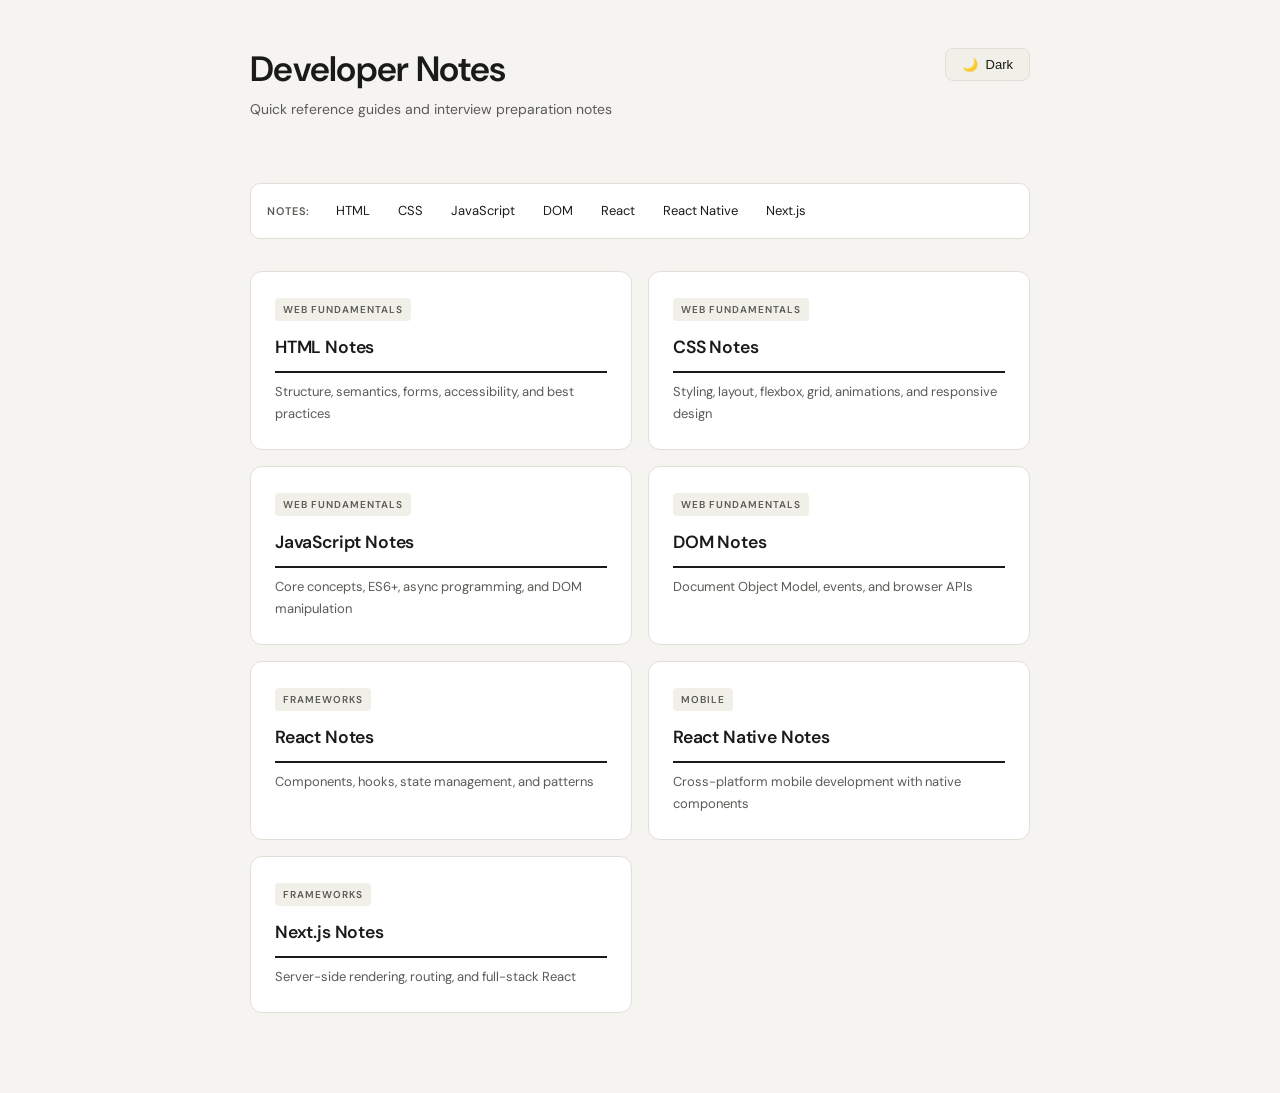
<file: index.html>
<!doctype html>
<html lang="en">
  <head>
    <meta charset="UTF-8" />
    <meta name="viewport" content="width=device-width, initial-scale=1.0" />
    <title>Developer Notes</title>
    <link
      href="https://fonts.googleapis.com/css2?family=DM+Sans:wght@400;500;600&family=DM+Mono:wght@400;500&display=swap"
      rel="stylesheet"
    />
    <link rel="stylesheet" href="shared.css" />
    <style>
      header {
        margin-bottom: 3rem;
      }

      .notes-grid {
        display: grid;
        grid-template-columns: repeat(auto-fit, minmax(280px, 1fr));
        gap: 1rem;
        margin-bottom: 2rem;
      }

      .note-card {
        background: var(--card-bg);
        border: 1px solid var(--card-border);
        border-radius: 12px;
        padding: 1.5rem;
        transition: transform 0.15s ease, box-shadow 0.15s ease, background 0.3s ease, border 0.3s ease;
        text-decoration: none;
        color: inherit;
      }

      .note-card:hover {
        transform: translateY(-2px);
        box-shadow: var(--grid-card-hover-shadow);
      }

      .note-card h2 {
        font-size: 1.1rem;
        font-weight: 600;
        margin-bottom: 0.5rem;
        color: var(--text-color);
      }

      .note-card p {
        font-size: 13px;
        color: var(--text-secondary);
        margin: 0;
      }

      .category-label {
        display: inline-block;
        font-size: 10px;
        font-weight: 600;
        letter-spacing: 0.1em;
        text-transform: uppercase;
        background: var(--code-bg);
        color: var(--text-secondary);
        padding: 3px 8px;
        border-radius: 4px;
        margin-bottom: 0.75rem;
        transition: background 0.3s ease, color 0.3s ease;
      }

      @media (max-width: 560px) {
        header h1 { font-size: 1.6rem; }
        .notes-grid { grid-template-columns: 1fr; }
      }
    </style>
  </head>
  <body>
    <div class="page">
      <header>
        <div>
          <h1>Developer Notes</h1>
          <p>Quick reference guides and interview preparation notes</p>
        </div>
        <button class="theme-toggle" onclick="toggleTheme()">
          <span id="theme-icon">🌙</span>
          <span id="theme-text">Dark</span>
        </button>
      </header>
      <nav class="nav-bar">
        <span class="nav-label">Notes:</span>
        <a href="html-notes.html">HTML</a>
        <a href="css-notes.html">CSS</a>
        <a href="javascript-notes.html">JavaScript</a>
        <a href="dom-notes.html">DOM</a>
        <a href="react-notes.html">React</a>
        <a href="react-native-notes.html">React Native</a>
        <a href="nextjs-notes.html">Next.js</a>
      </nav>
      <div class="notes-grid">
        <a href="html-notes.html" class="note-card">
          <span class="category-label">Web Fundamentals</span>
          <h2>HTML Notes</h2>
          <p>Structure, semantics, forms, accessibility, and best practices</p>
        </a>

        <a href="css-notes.html" class="note-card">
          <span class="category-label">Web Fundamentals</span>
          <h2>CSS Notes</h2>
          <p>Styling, layout, flexbox, grid, animations, and responsive design</p>
        </a>

        <a href="javascript-notes.html" class="note-card">
          <span class="category-label">Web Fundamentals</span>
          <h2>JavaScript Notes</h2>
          <p>Core concepts, ES6+, async programming, and DOM manipulation</p>
        </a>

        <a href="dom-notes.html" class="note-card">
          <span class="category-label">Web Fundamentals</span>
          <h2>DOM Notes</h2>
          <p>Document Object Model, events, and browser APIs</p>
        </a>

        <a href="react-notes.html" class="note-card">
          <span class="category-label">Frameworks</span>
          <h2>React Notes</h2>
          <p>Components, hooks, state management, and patterns</p>
        </a>

        <a href="react-native-notes.html" class="note-card">
          <span class="category-label">Mobile</span>
          <h2>React Native Notes</h2>
          <p>Cross-platform mobile development with native components</p>
        </a>

        <a href="nextjs-notes.html" class="note-card">
          <span class="category-label">Frameworks</span>
          <h2>Next.js Notes</h2>
          <p>Server-side rendering, routing, and full-stack React</p>
        </a>

        <!-- <a href="hr-interview-notes.html" class="note-card">
          <span class="category-label">Interview Prep</span>
          <h2>HR Interview Notes</h2>
          <p>Behavioral questions, self-introduction, and soft skills</p>
        </a> -->
      </div>
    </div>
    <script src="shared.js"></script>
  </body>
</html>
</file>
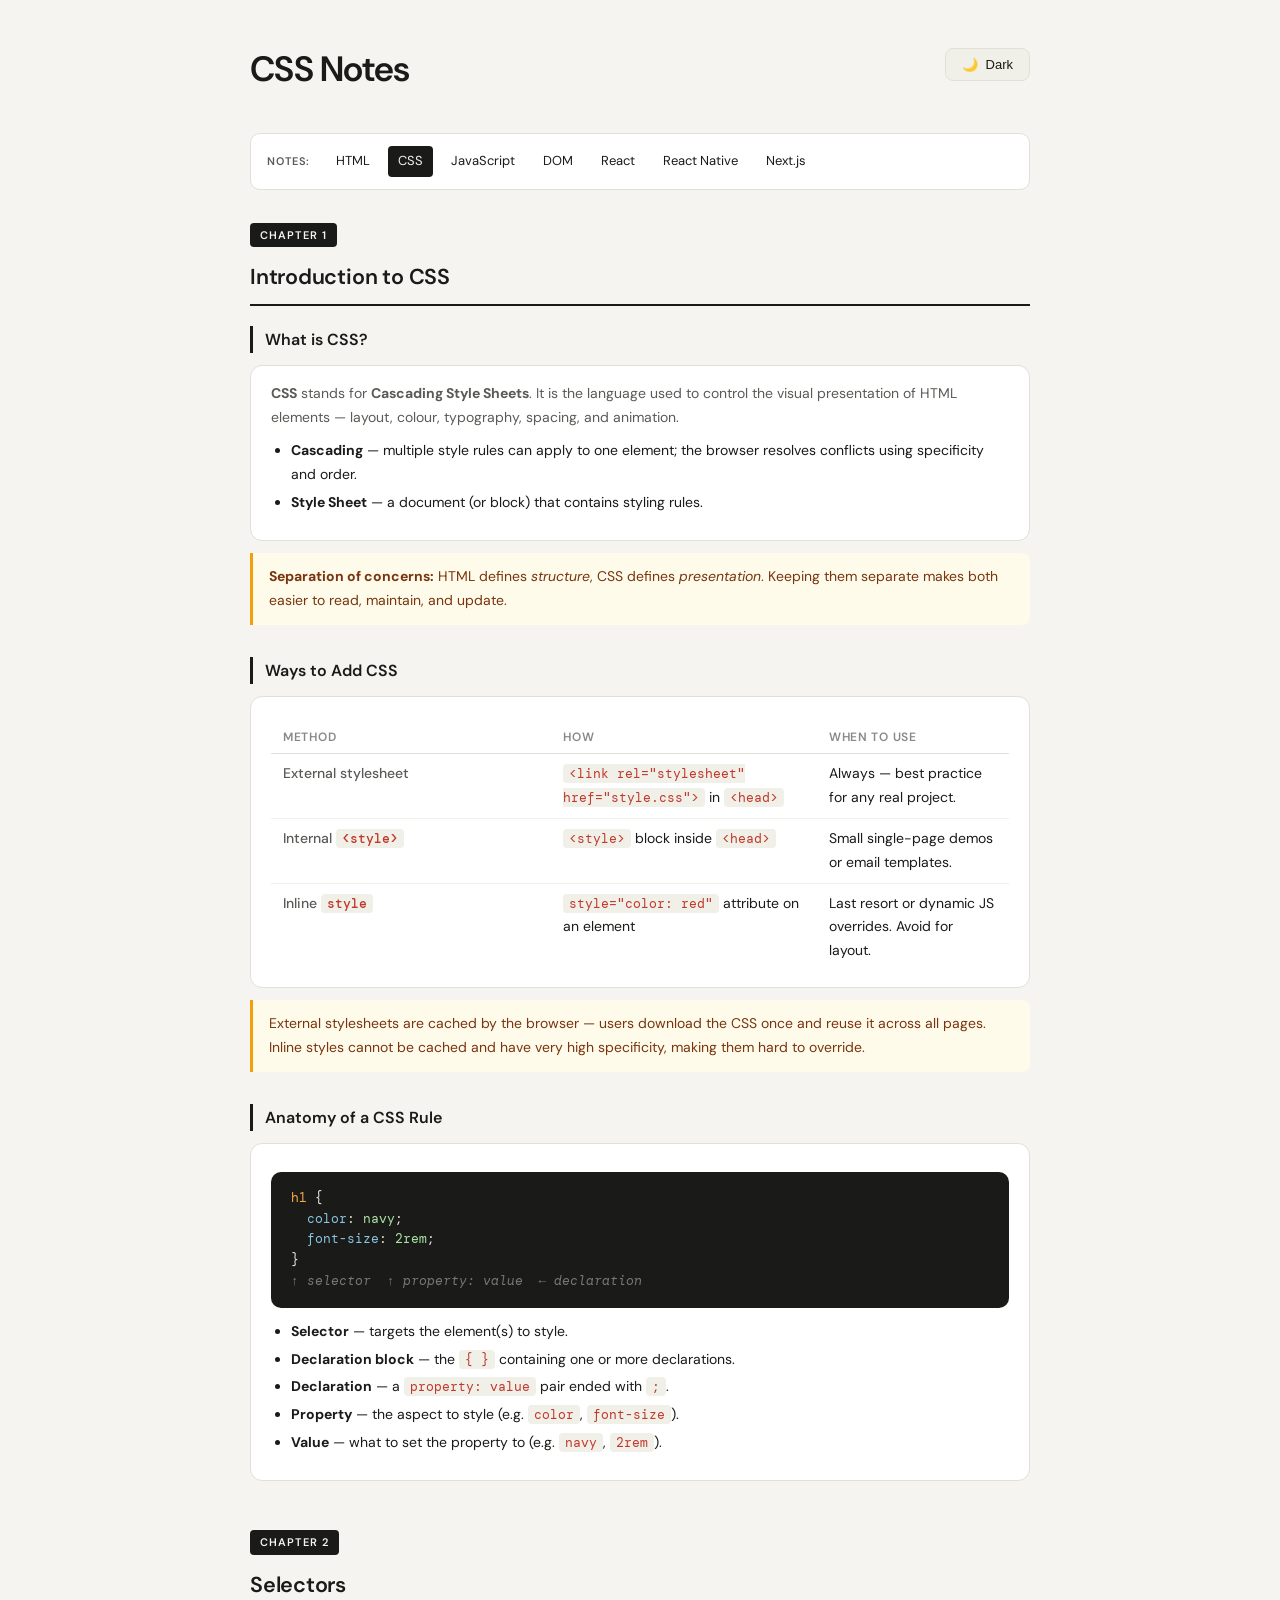
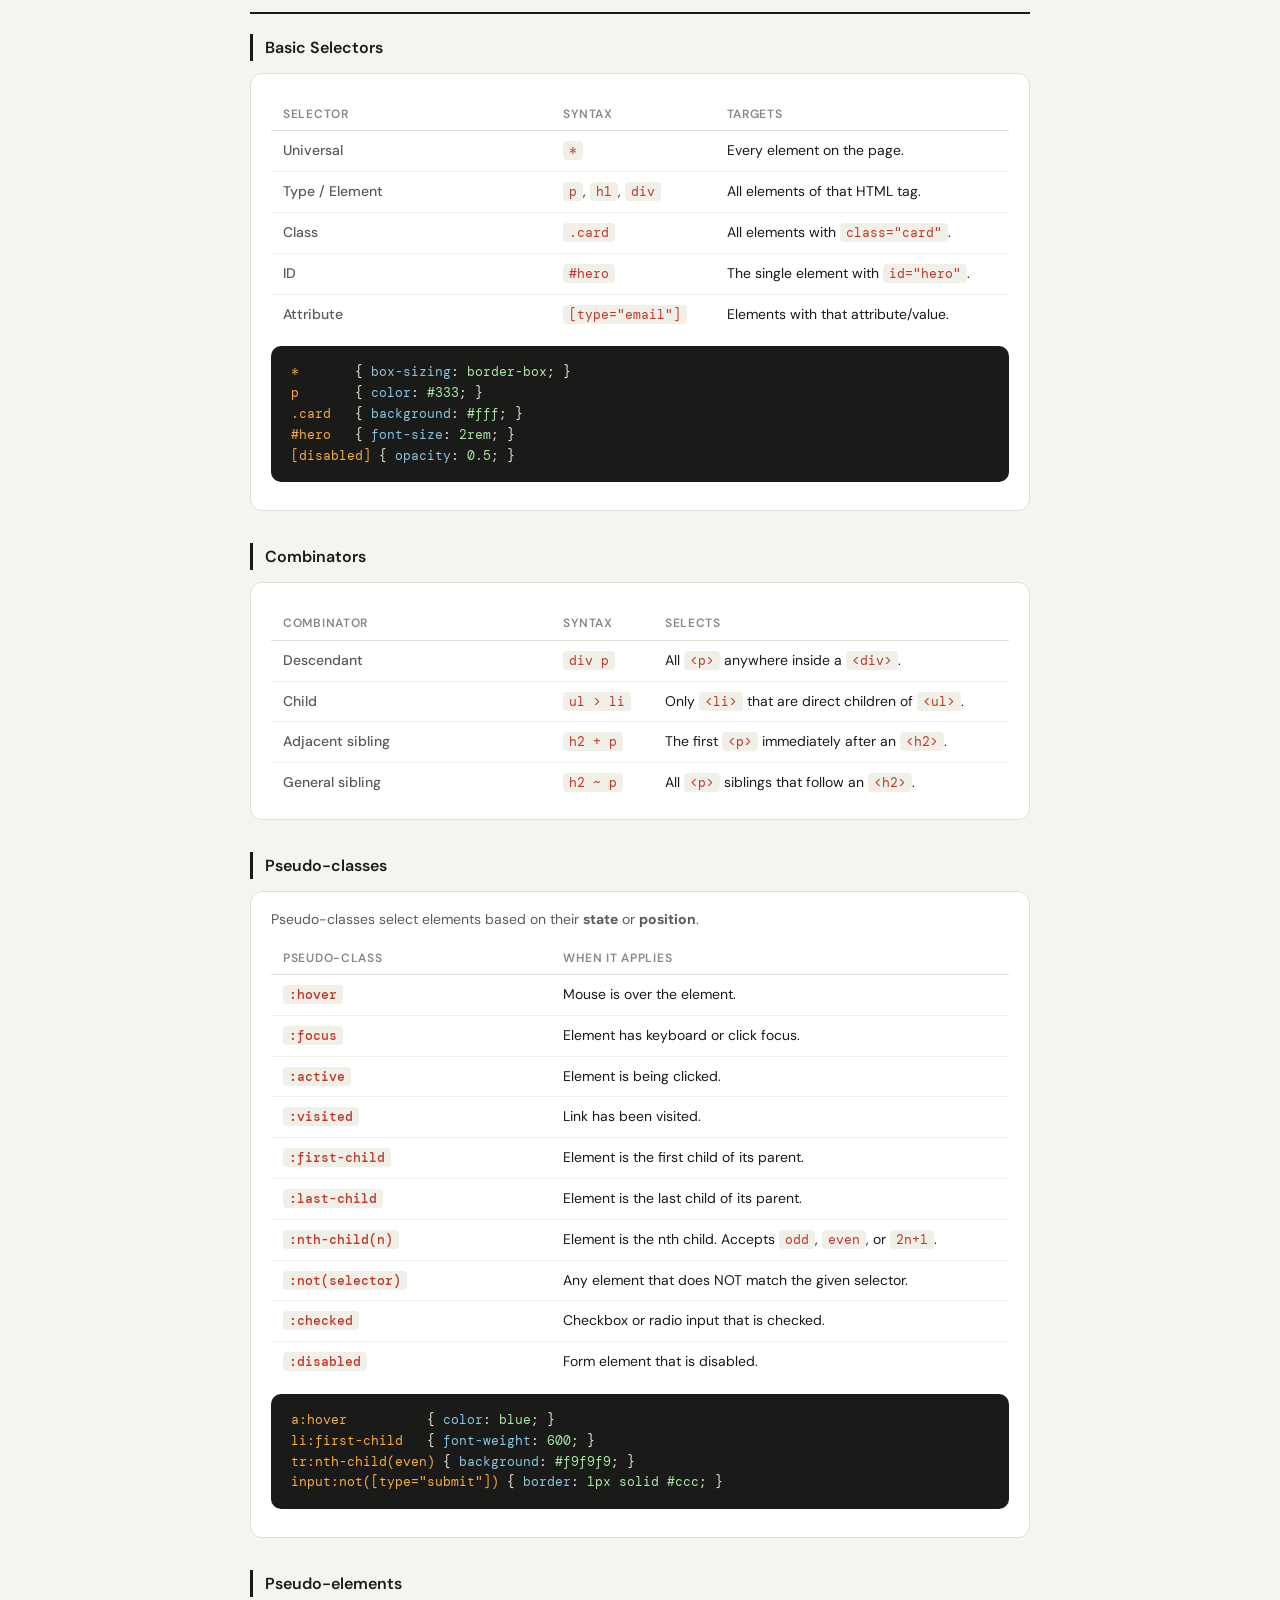
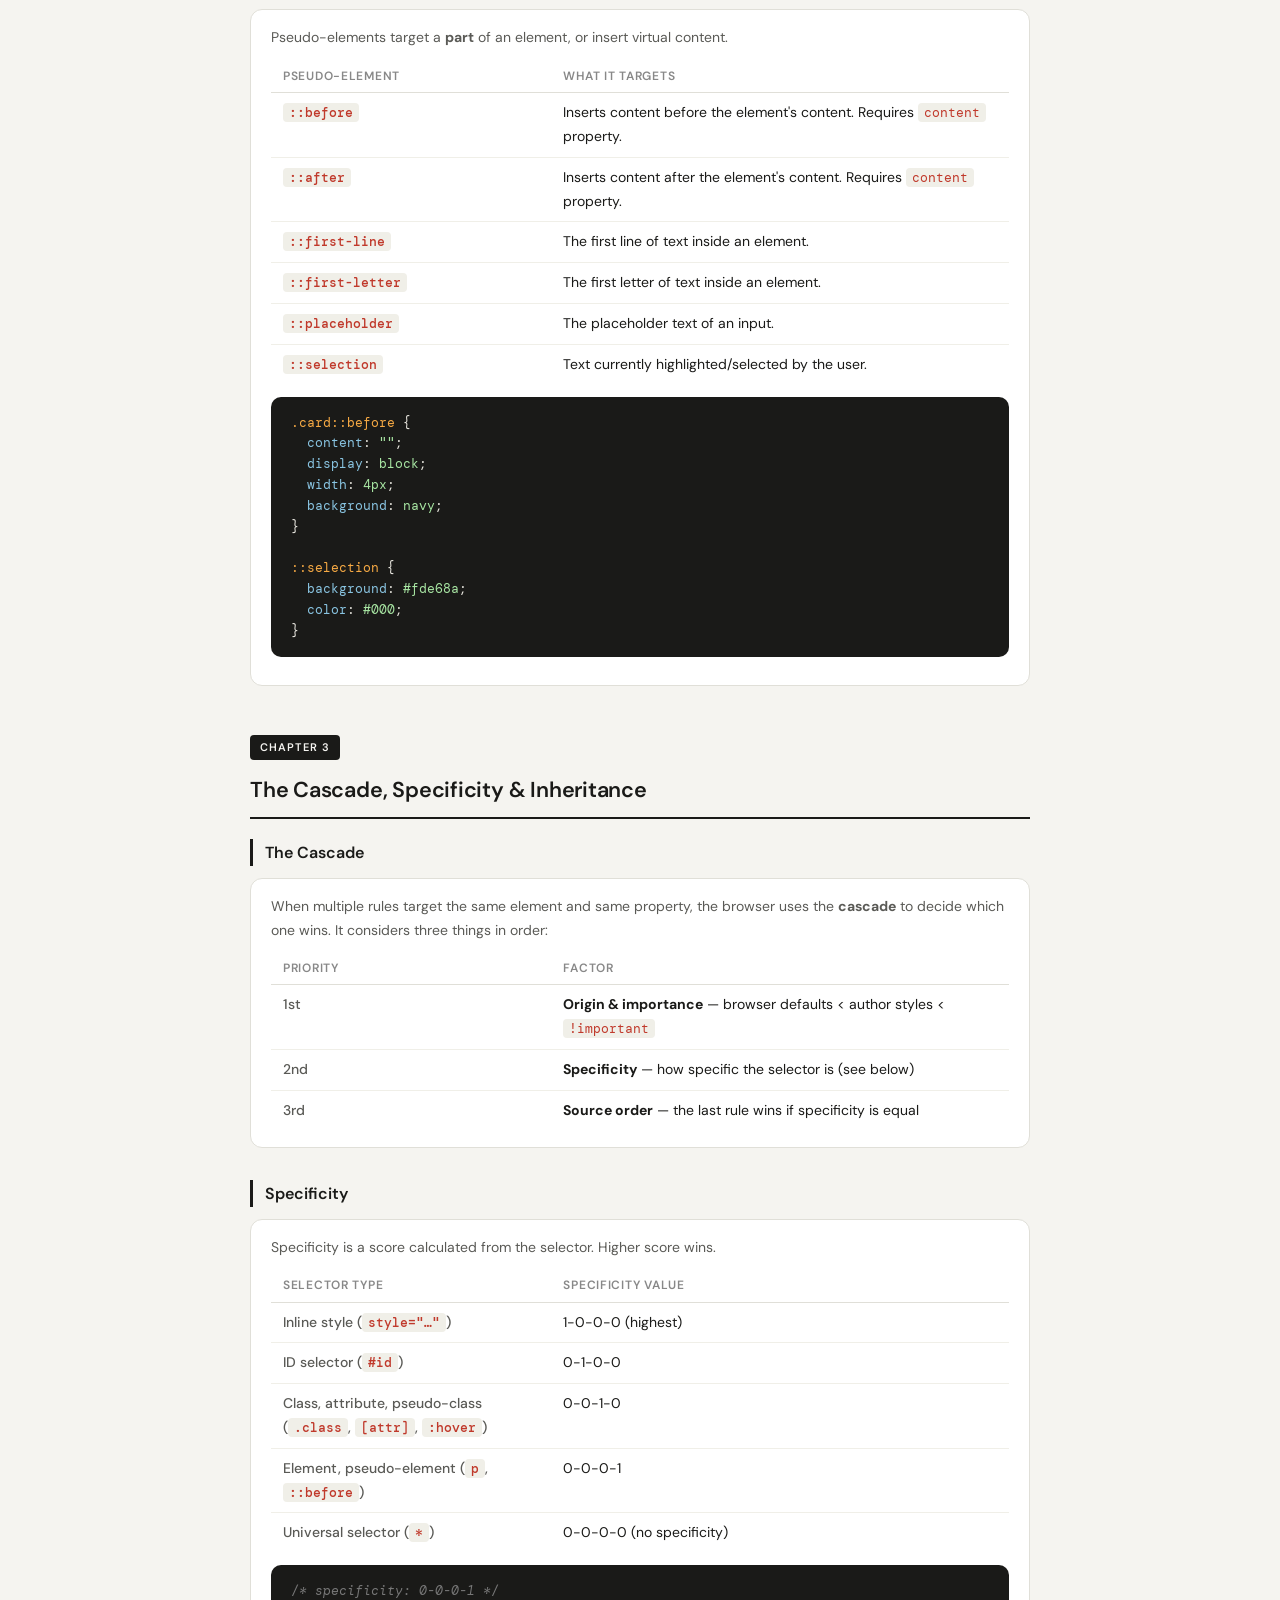
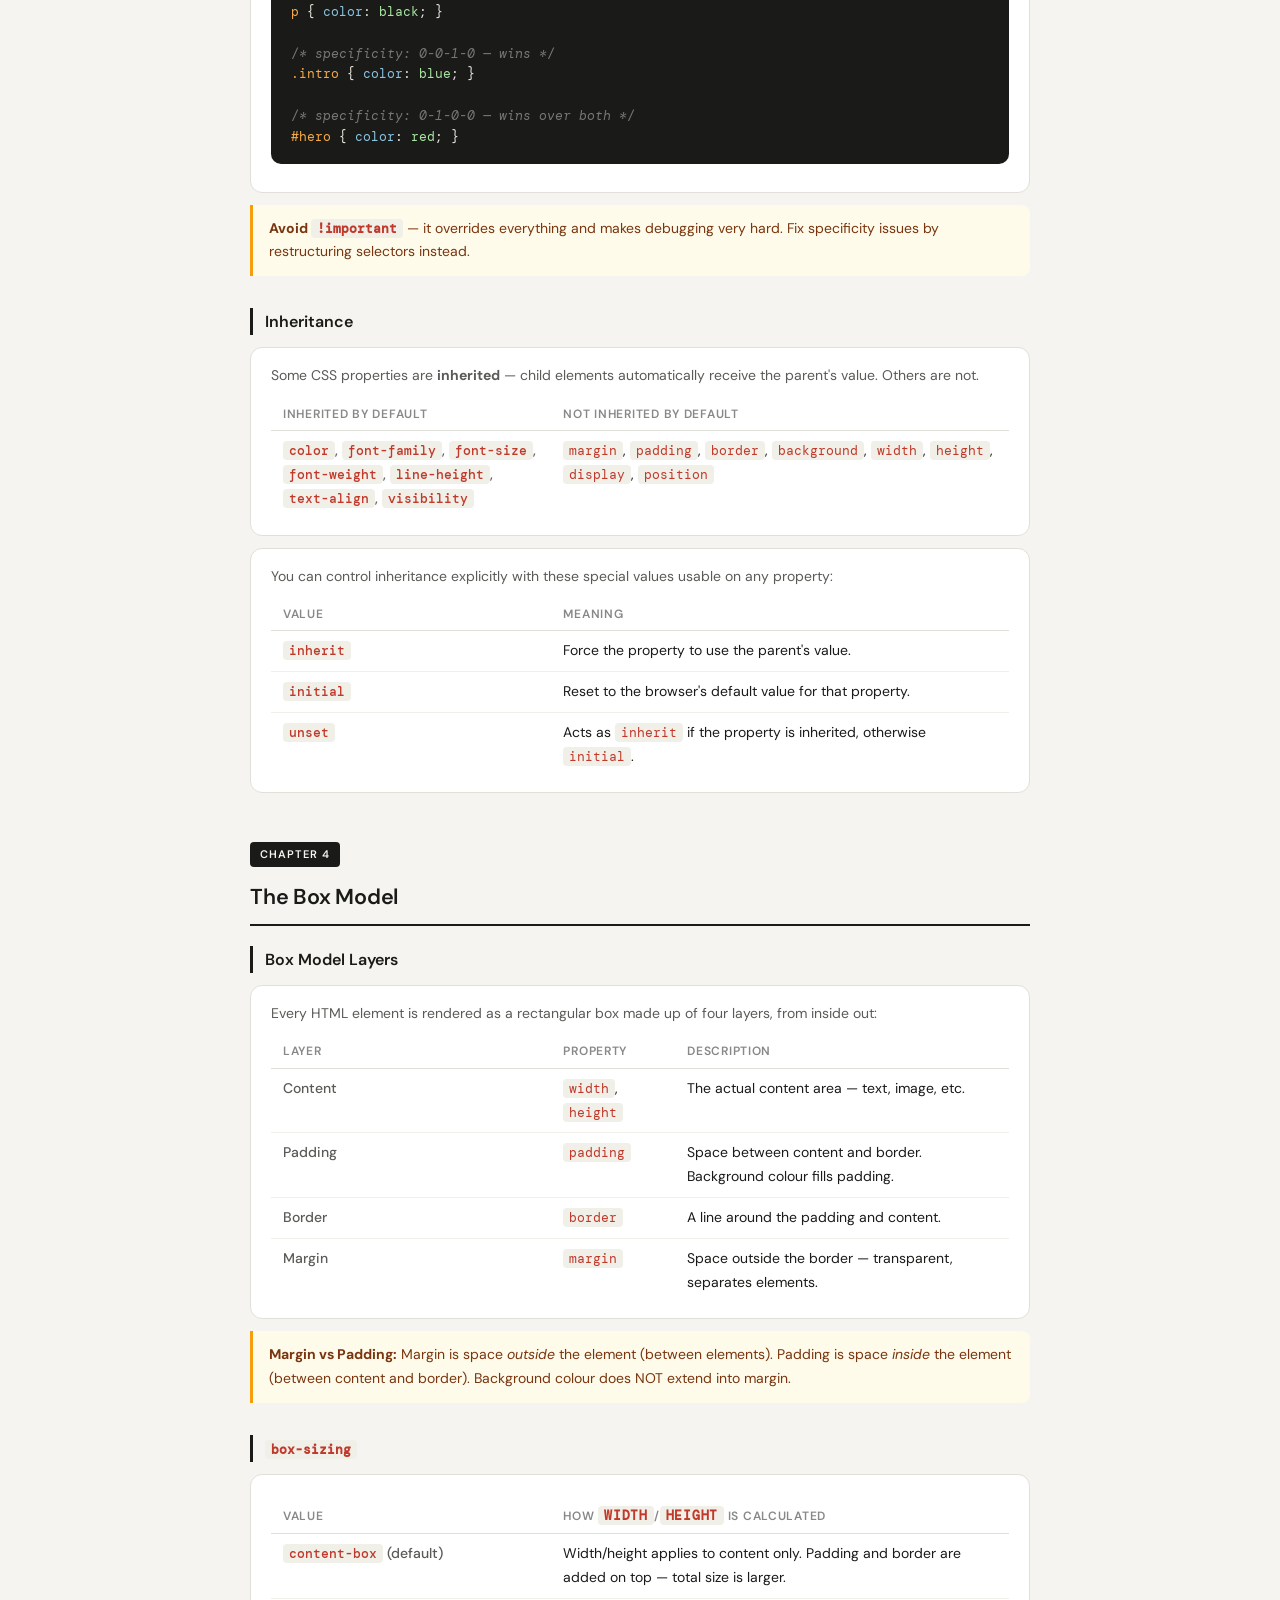
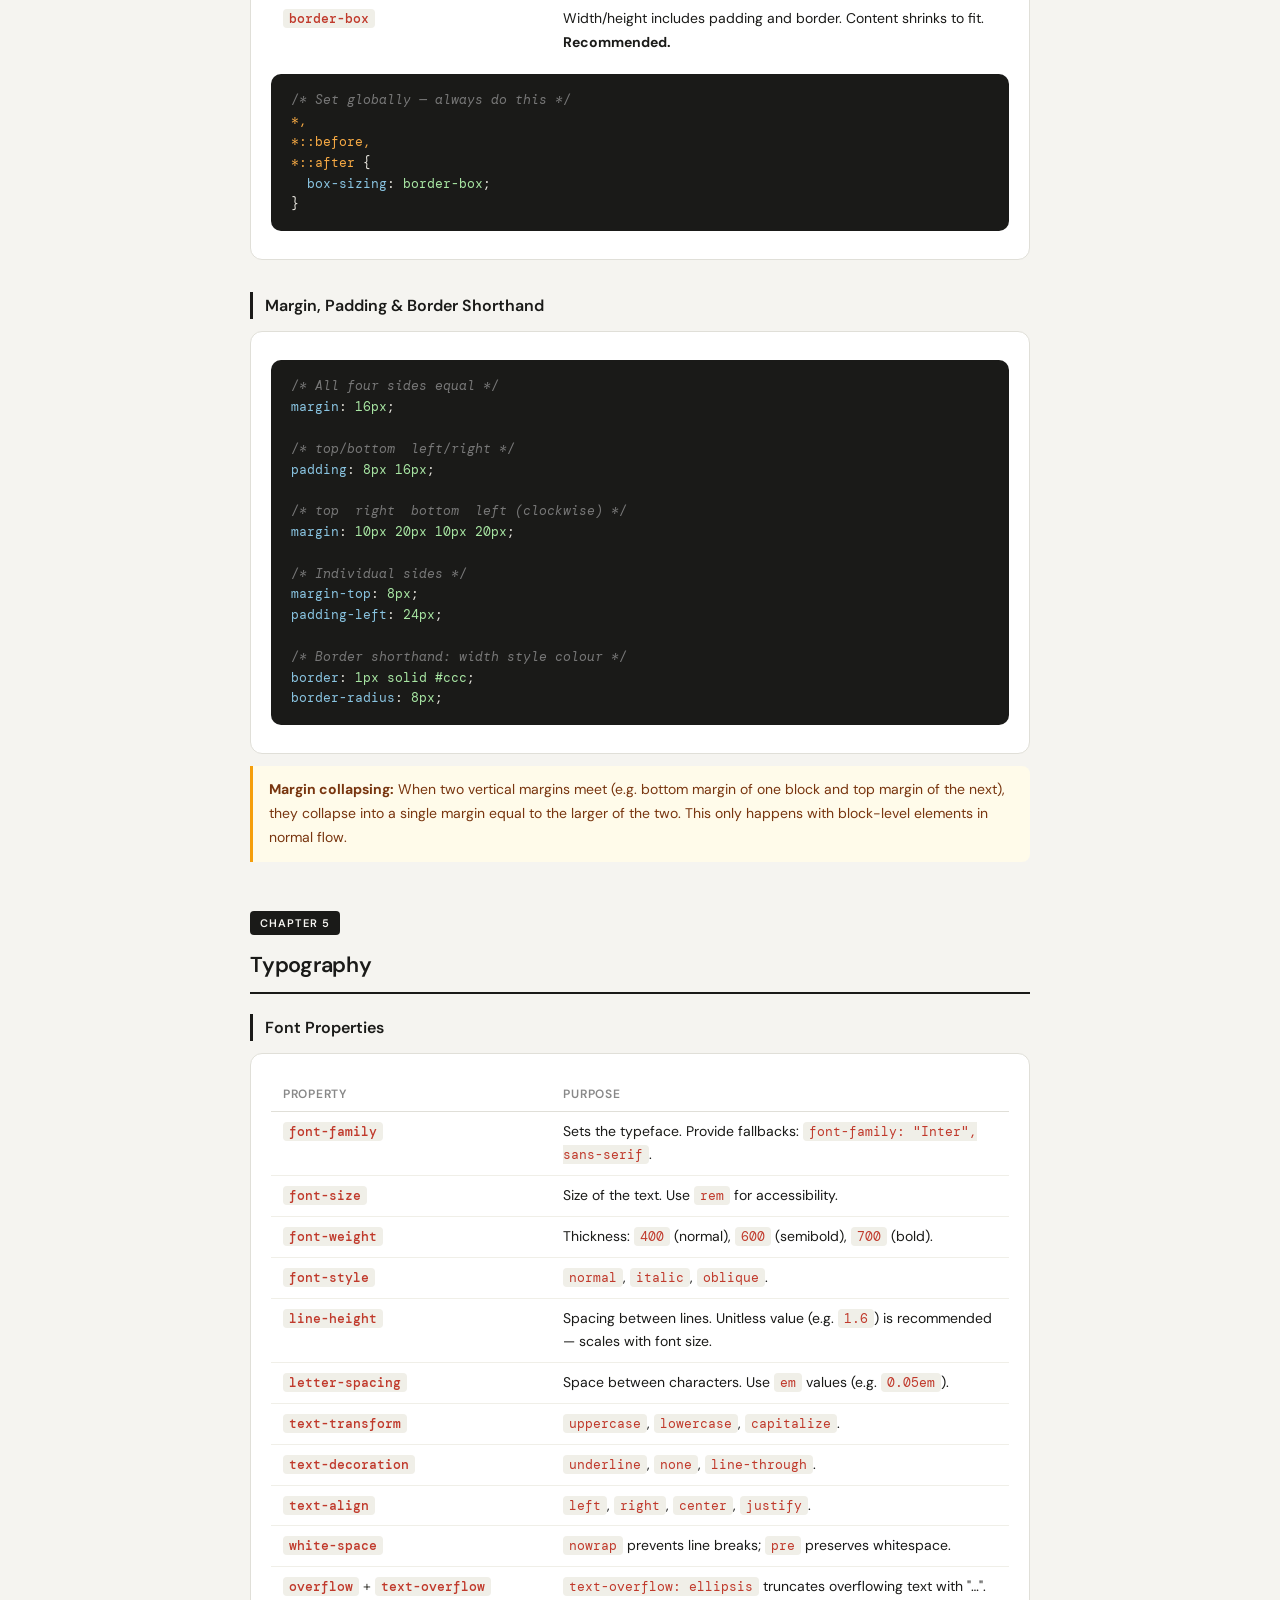
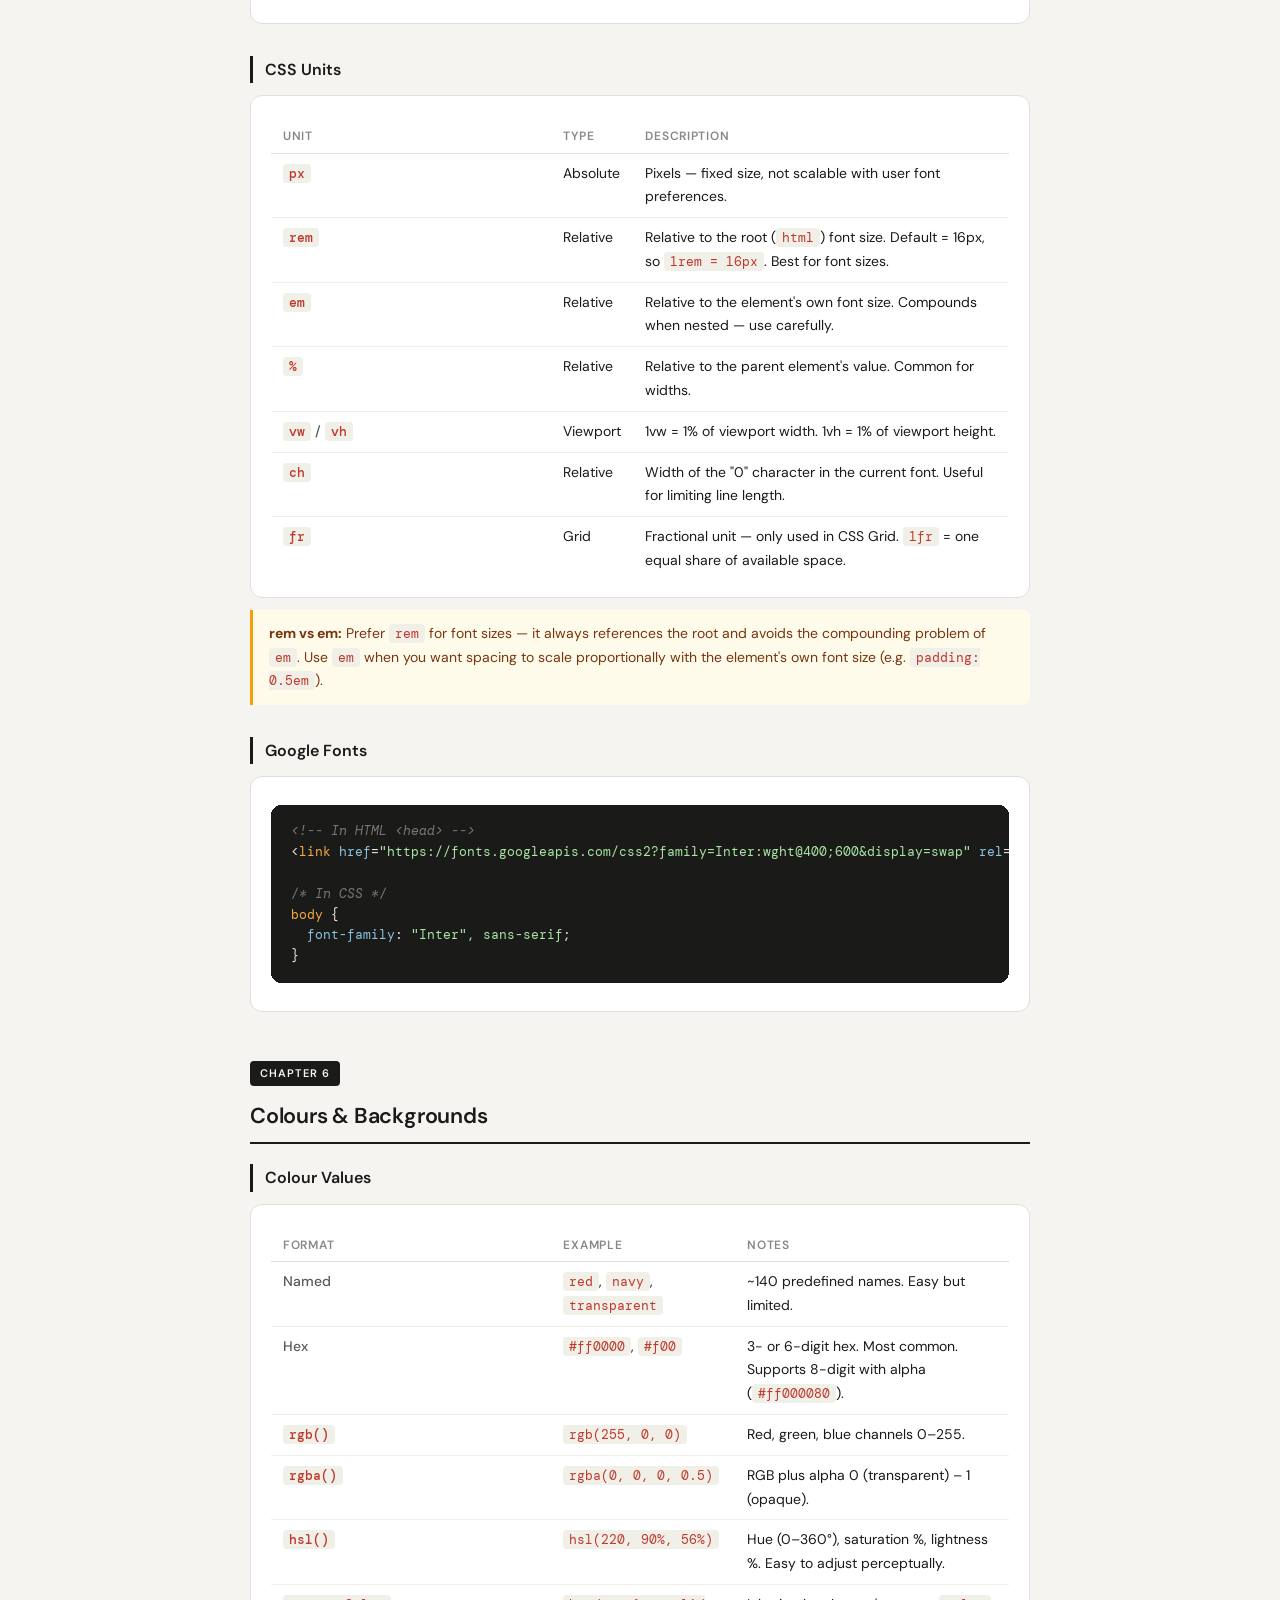
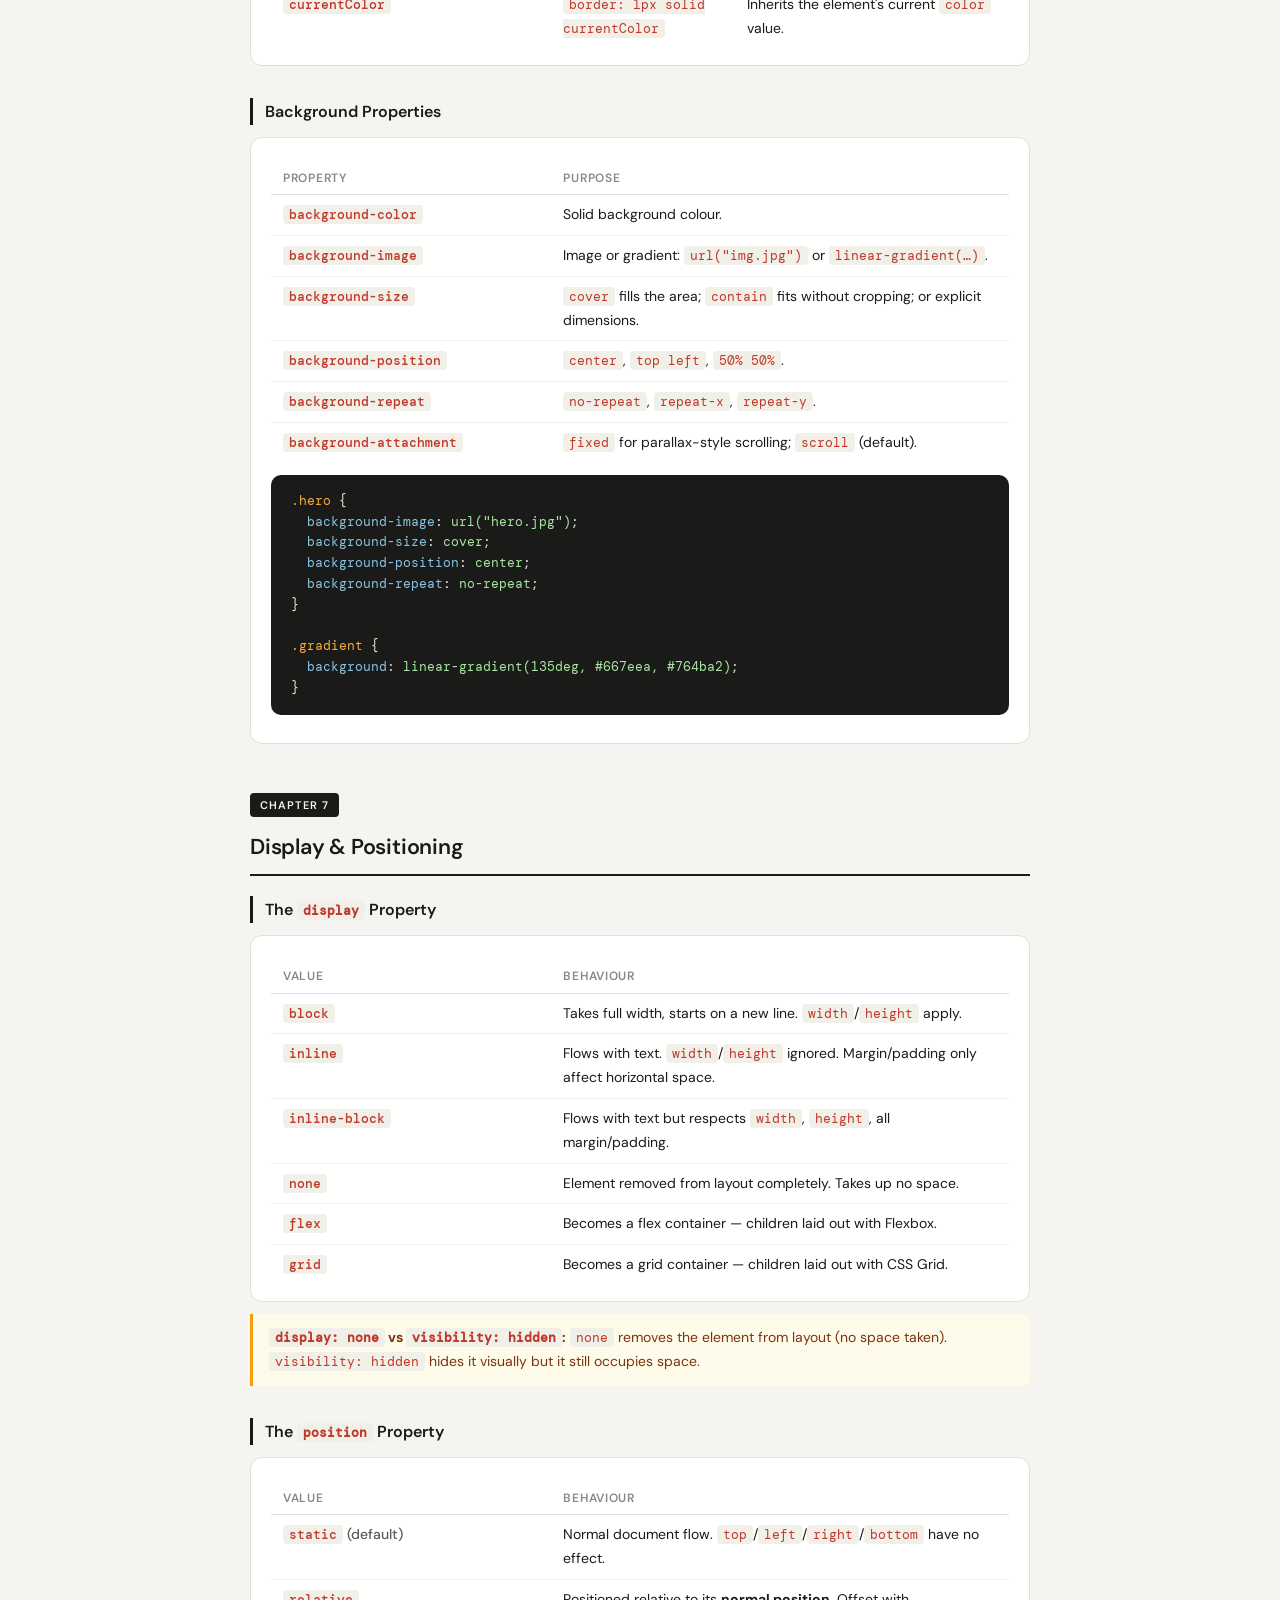
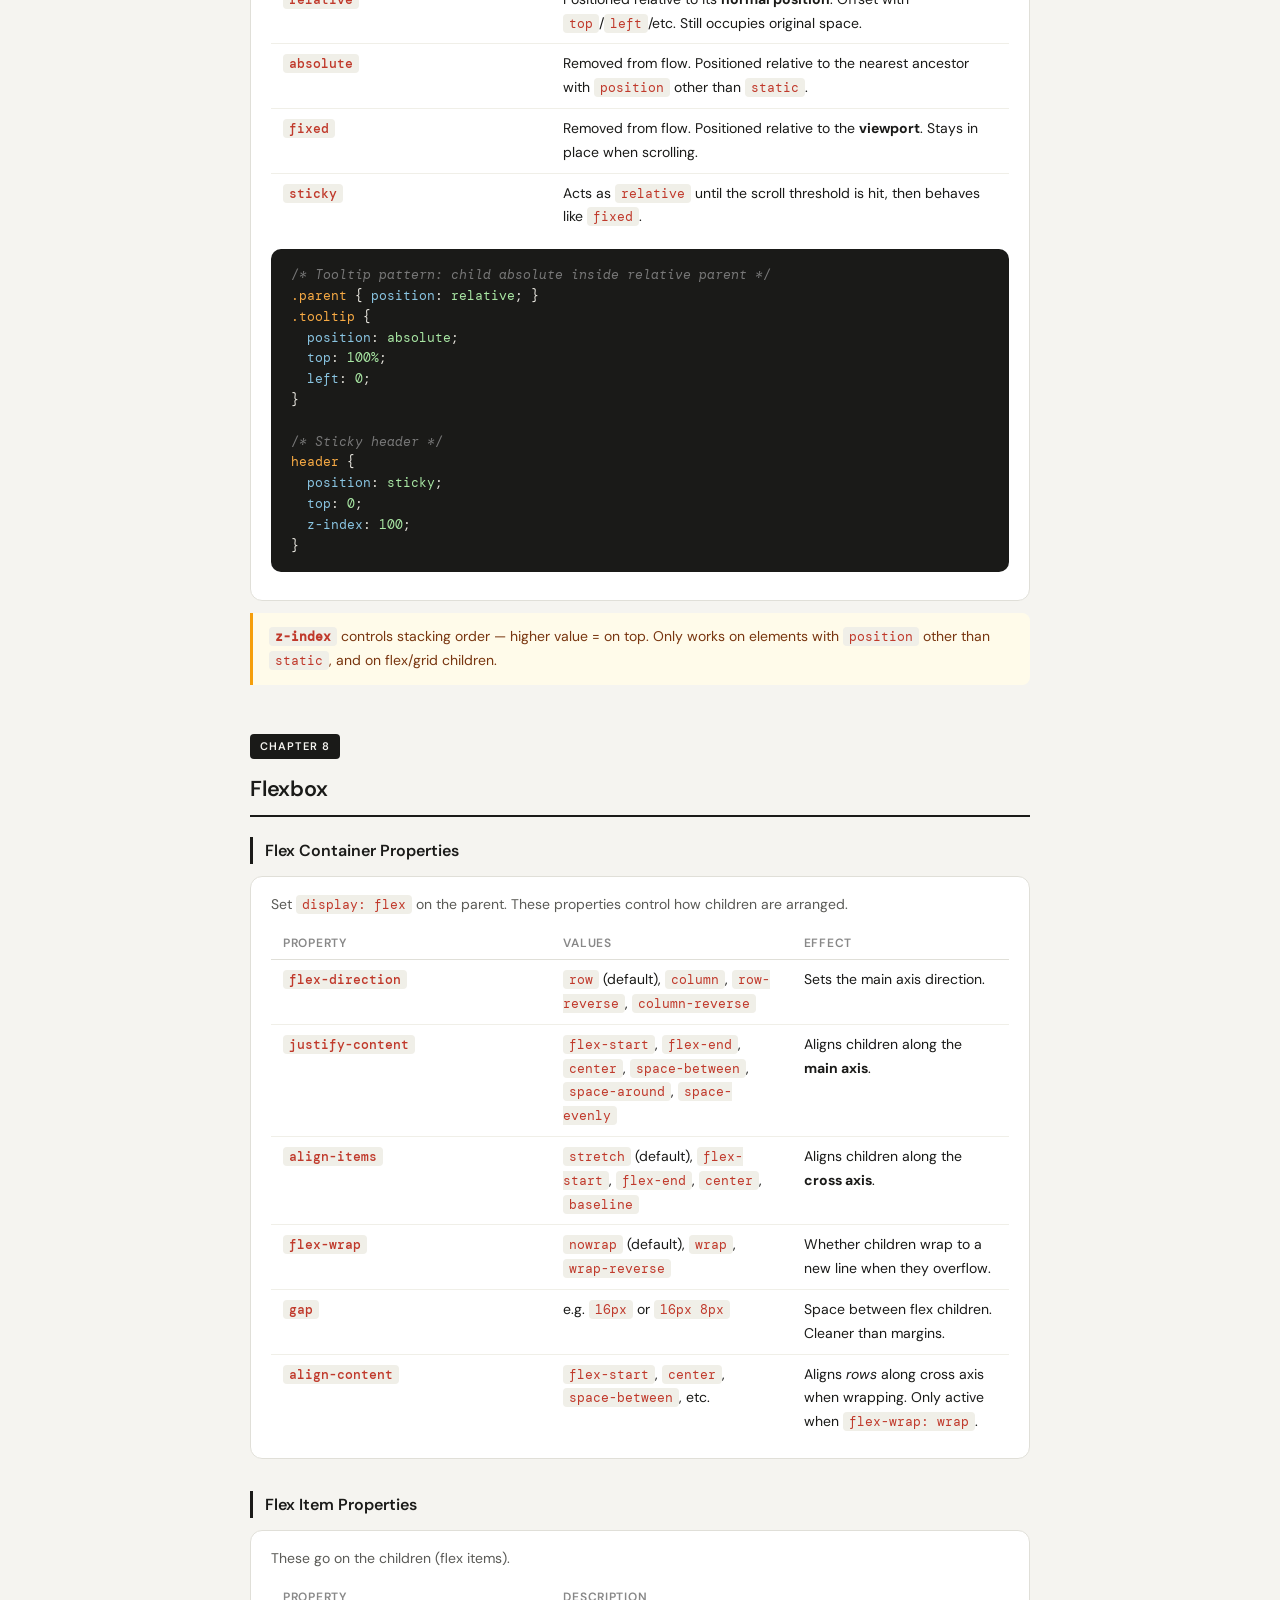
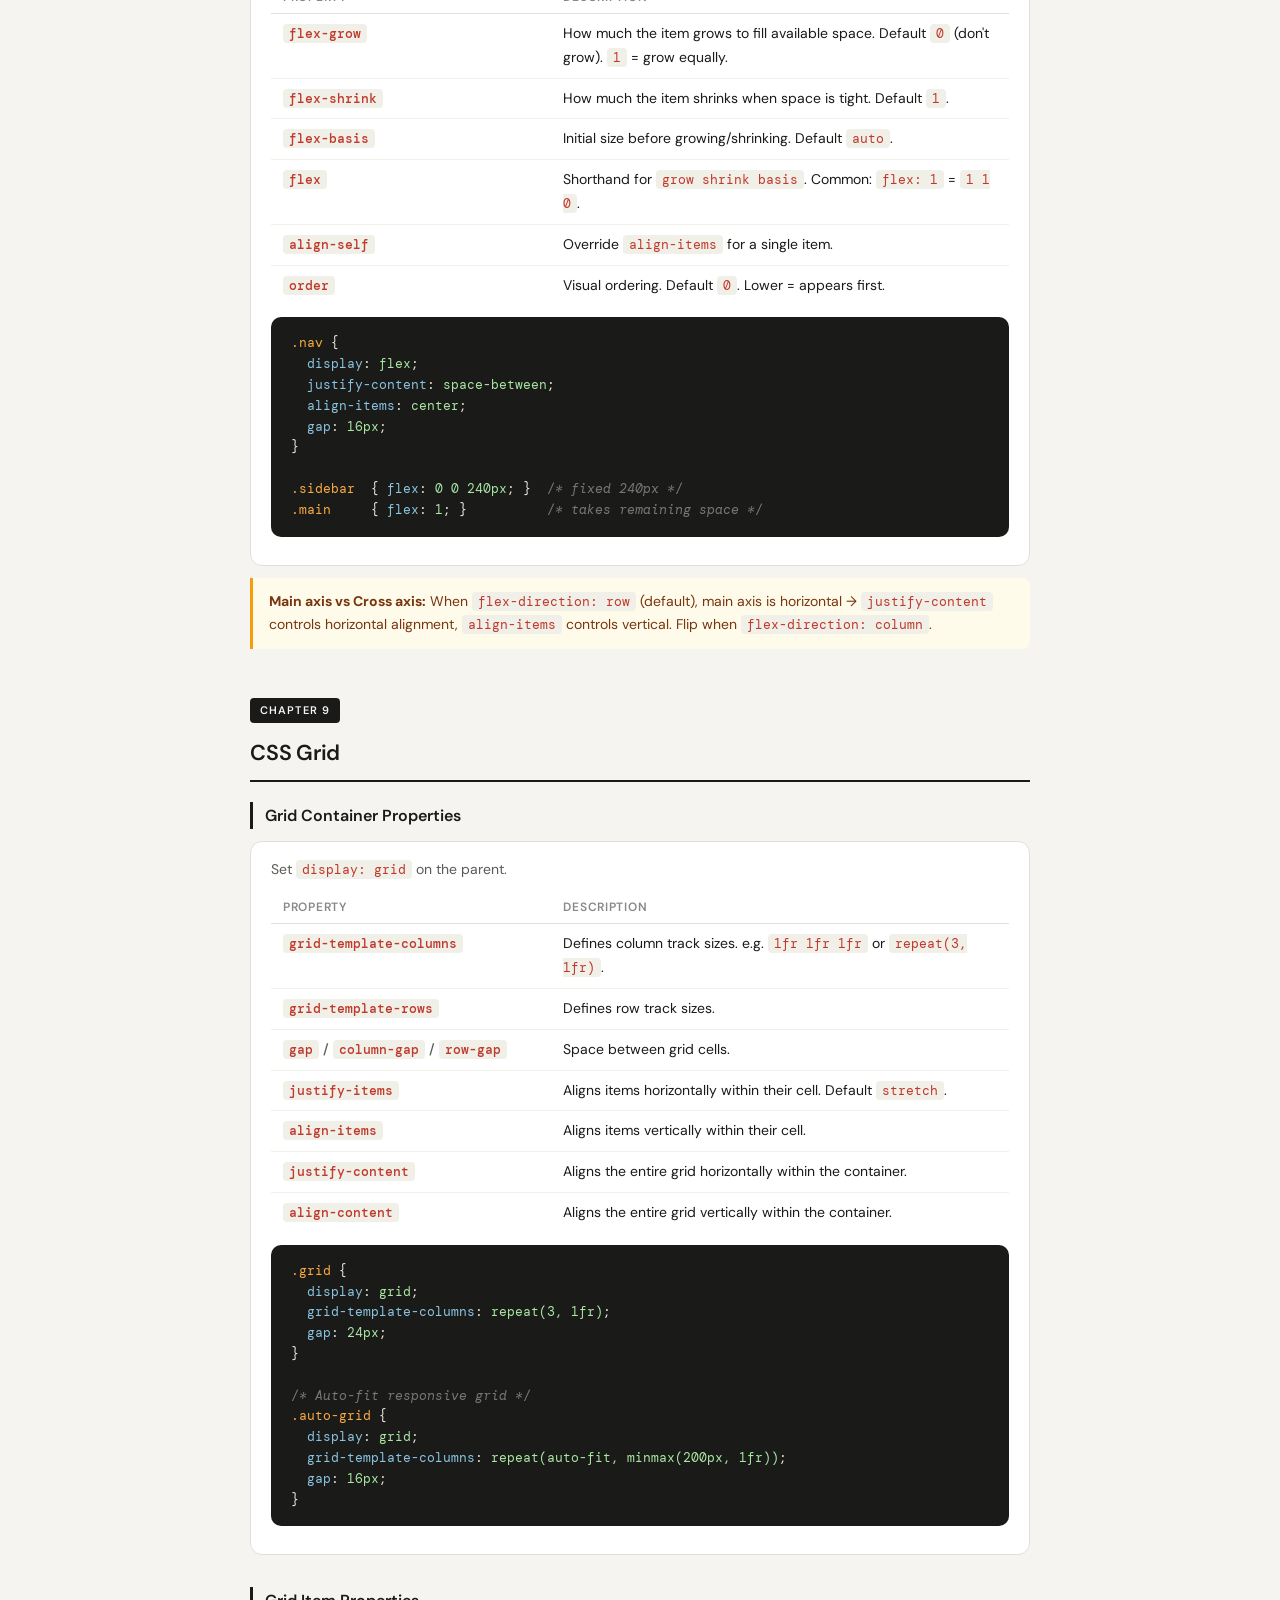
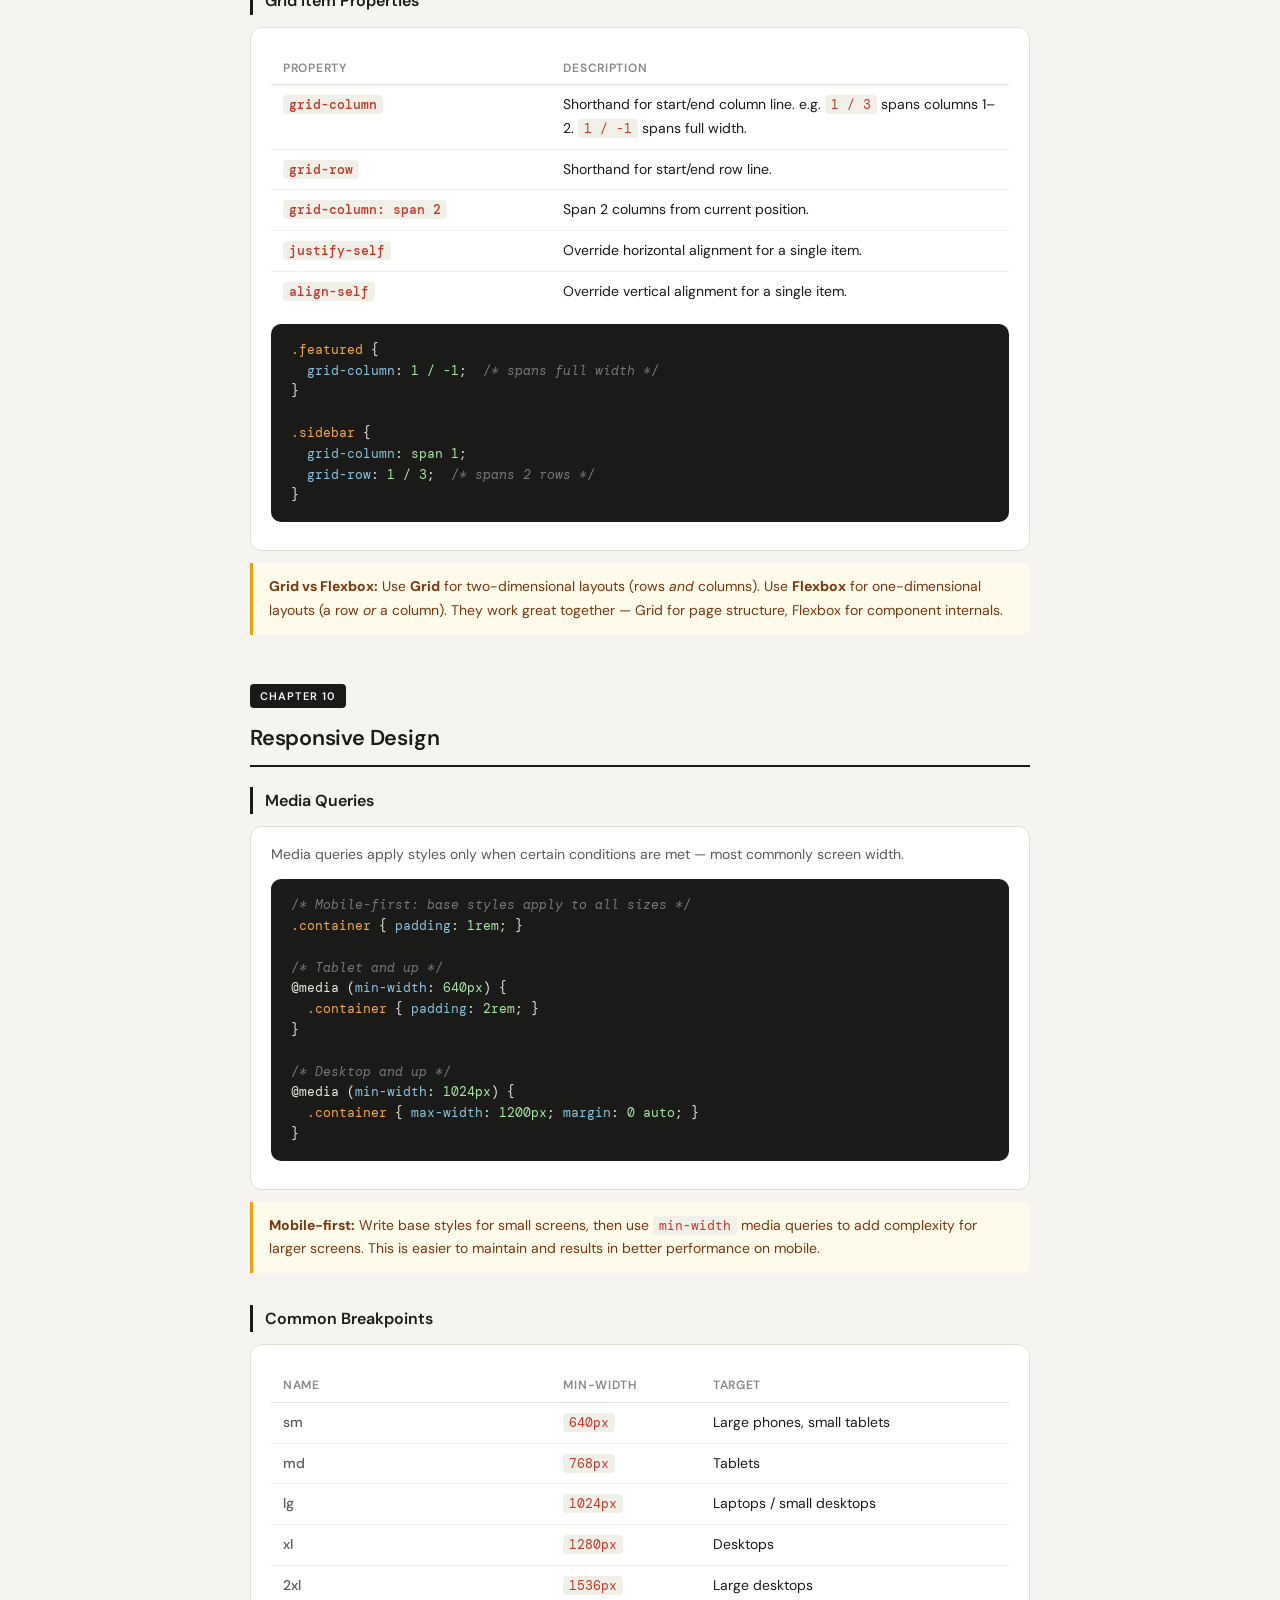
<file: css-notes.html>
<!doctype html>
<html lang="en">
  <head>
    <meta charset="UTF-8" />
    <meta name="viewport" content="width=device-width, initial-scale=1.0" />
    <title>CSS Notes</title>
    <link
      href="https://fonts.googleapis.com/css2?family=DM+Sans:wght@400;500;600&family=DM+Mono:wght@400;500&display=swap"
      rel="stylesheet"
    />
    <link rel="stylesheet" href="shared.css" />
    <style>
      .code-block .prop { color: #89c4e1; }
      .code-block .val  { color: #a8e6a3; }
      .code-block .sel  { color: #f7aa44; }
      .code-block .cm   { color: #777; font-style: italic; }
    </style>
  </head>
  <body>
    <div class="page">
      <header>
        <h1>CSS Notes</h1>
        <button class="theme-toggle" onclick="toggleTheme()">
          <span id="theme-icon">🌙</span>
          <span id="theme-text">Dark</span>
        </button>
      </header>

      <nav class="nav-bar">
        <span class="nav-label">Notes:</span>
        <a href="html-notes.html">HTML</a>
        <a href="css-notes.html" class="active">CSS</a>
        <a href="javascript-notes.html">JavaScript</a>
        <a href="dom-notes.html">DOM</a>
        <a href="react-notes.html">React</a>
        <a href="react-native-notes.html">React Native</a>
        <a href="nextjs-notes.html">Next.js</a>
      </nav>

      <!-- ═══════════════════════════════════════
           CHAPTER 1 — Introduction to CSS
      ════════════════════════════════════════ -->
      <div class="chapter">
        <div class="chapter-heading">Chapter 1</div>
        <h2>Introduction to CSS</h2>

        <section>
          <h3>What is CSS?</h3>
          <div class="card">
            <p><strong>CSS</strong> stands for <strong>Cascading Style Sheets</strong>. It is the language used to control the visual presentation of HTML elements — layout, colour, typography, spacing, and animation.</p>
            <ul>
              <li><strong>Cascading</strong> — multiple style rules can apply to one element; the browser resolves conflicts using specificity and order.</li>
              <li><strong>Style Sheet</strong> — a document (or block) that contains styling rules.</li>
            </ul>
          </div>
          <div class="highlight-box">
            <strong>Separation of concerns:</strong> HTML defines <em>structure</em>, CSS defines <em>presentation</em>. Keeping them separate makes both easier to read, maintain, and update.
          </div>
        </section>

        <section>
          <h3>Ways to Add CSS</h3>
          <div class="card">
            <table>
              <tr><th>Method</th><th>How</th><th>When to use</th></tr>
              <tr><td>External stylesheet</td><td><code>&lt;link rel="stylesheet" href="style.css"&gt;</code> in <code>&lt;head&gt;</code></td><td>Always — best practice for any real project.</td></tr>
              <tr><td>Internal <code>&lt;style&gt;</code></td><td><code>&lt;style&gt;</code> block inside <code>&lt;head&gt;</code></td><td>Small single-page demos or email templates.</td></tr>
              <tr><td>Inline <code>style</code></td><td><code>style="color: red"</code> attribute on an element</td><td>Last resort or dynamic JS overrides. Avoid for layout.</td></tr>
            </table>
          </div>
          <div class="highlight-box">External stylesheets are cached by the browser — users download the CSS once and reuse it across all pages. Inline styles cannot be cached and have very high specificity, making them hard to override.</div>
        </section>

        <section>
          <h3>Anatomy of a CSS Rule</h3>
          <div class="card">
            <!-- prettier-ignore -->
            <div class="code-block"><span class="sel">h1</span> {
  <span class="prop">color</span>: <span class="val">navy</span>;
  <span class="prop">font-size</span>: <span class="val">2rem</span>;
}
<span class="cm">↑ selector  ↑ property: value  ← declaration</span></div>
            <ul>
              <li><strong>Selector</strong> — targets the element(s) to style.</li>
              <li><strong>Declaration block</strong> — the <code>{ }</code> containing one or more declarations.</li>
              <li><strong>Declaration</strong> — a <code>property: value</code> pair ended with <code>;</code>.</li>
              <li><strong>Property</strong> — the aspect to style (e.g. <code>color</code>, <code>font-size</code>).</li>
              <li><strong>Value</strong> — what to set the property to (e.g. <code>navy</code>, <code>2rem</code>).</li>
            </ul>
          </div>
        </section>
      </div>

      <!-- ═══════════════════════════════════════
           CHAPTER 2 — Selectors
      ════════════════════════════════════════ -->
      <div class="chapter">
        <div class="chapter-heading">Chapter 2</div>
        <h2>Selectors</h2>

        <section>
          <h3>Basic Selectors</h3>
          <div class="card">
            <table>
              <tr><th>Selector</th><th>Syntax</th><th>Targets</th></tr>
              <tr><td>Universal</td><td><code>*</code></td><td>Every element on the page.</td></tr>
              <tr><td>Type / Element</td><td><code>p</code>, <code>h1</code>, <code>div</code></td><td>All elements of that HTML tag.</td></tr>
              <tr><td>Class</td><td><code>.card</code></td><td>All elements with <code>class="card"</code>.</td></tr>
              <tr><td>ID</td><td><code>#hero</code></td><td>The single element with <code>id="hero"</code>.</td></tr>
              <tr><td>Attribute</td><td><code>[type="email"]</code></td><td>Elements with that attribute/value.</td></tr>
            </table>
            <!-- prettier-ignore -->
            <div class="code-block"><span class="sel">*</span>       { <span class="prop">box-sizing</span>: <span class="val">border-box</span>; }
<span class="sel">p</span>       { <span class="prop">color</span>: <span class="val">#333</span>; }
<span class="sel">.card</span>   { <span class="prop">background</span>: <span class="val">#fff</span>; }
<span class="sel">#hero</span>   { <span class="prop">font-size</span>: <span class="val">2rem</span>; }
<span class="sel">[disabled]</span> { <span class="prop">opacity</span>: <span class="val">0.5</span>; }</div>
          </div>
        </section>

        <section>
          <h3>Combinators</h3>
          <div class="card">
            <table>
              <tr><th>Combinator</th><th>Syntax</th><th>Selects</th></tr>
              <tr><td>Descendant</td><td><code>div p</code></td><td>All <code>&lt;p&gt;</code> anywhere inside a <code>&lt;div&gt;</code>.</td></tr>
              <tr><td>Child</td><td><code>ul &gt; li</code></td><td>Only <code>&lt;li&gt;</code> that are direct children of <code>&lt;ul&gt;</code>.</td></tr>
              <tr><td>Adjacent sibling</td><td><code>h2 + p</code></td><td>The first <code>&lt;p&gt;</code> immediately after an <code>&lt;h2&gt;</code>.</td></tr>
              <tr><td>General sibling</td><td><code>h2 ~ p</code></td><td>All <code>&lt;p&gt;</code> siblings that follow an <code>&lt;h2&gt;</code>.</td></tr>
            </table>
          </div>
        </section>

        <section>
          <h3>Pseudo-classes</h3>
          <div class="card">
            <p>Pseudo-classes select elements based on their <strong>state</strong> or <strong>position</strong>.</p>
            <table>
              <tr><th>Pseudo-class</th><th>When it applies</th></tr>
              <tr><td><code>:hover</code></td><td>Mouse is over the element.</td></tr>
              <tr><td><code>:focus</code></td><td>Element has keyboard or click focus.</td></tr>
              <tr><td><code>:active</code></td><td>Element is being clicked.</td></tr>
              <tr><td><code>:visited</code></td><td>Link has been visited.</td></tr>
              <tr><td><code>:first-child</code></td><td>Element is the first child of its parent.</td></tr>
              <tr><td><code>:last-child</code></td><td>Element is the last child of its parent.</td></tr>
              <tr><td><code>:nth-child(n)</code></td><td>Element is the nth child. Accepts <code>odd</code>, <code>even</code>, or <code>2n+1</code>.</td></tr>
              <tr><td><code>:not(selector)</code></td><td>Any element that does NOT match the given selector.</td></tr>
              <tr><td><code>:checked</code></td><td>Checkbox or radio input that is checked.</td></tr>
              <tr><td><code>:disabled</code></td><td>Form element that is disabled.</td></tr>
            </table>
            <!-- prettier-ignore -->
            <div class="code-block"><span class="sel">a:hover</span>          { <span class="prop">color</span>: <span class="val">blue</span>; }
<span class="sel">li:first-child</span>   { <span class="prop">font-weight</span>: <span class="val">600</span>; }
<span class="sel">tr:nth-child(even)</span> { <span class="prop">background</span>: <span class="val">#f9f9f9</span>; }
<span class="sel">input:not([type="submit"])</span> { <span class="prop">border</span>: <span class="val">1px solid #ccc</span>; }</div>
          </div>
        </section>

        <section>
          <h3>Pseudo-elements</h3>
          <div class="card">
            <p>Pseudo-elements target a <strong>part</strong> of an element, or insert virtual content.</p>
            <table>
              <tr><th>Pseudo-element</th><th>What it targets</th></tr>
              <tr><td><code>::before</code></td><td>Inserts content before the element's content. Requires <code>content</code> property.</td></tr>
              <tr><td><code>::after</code></td><td>Inserts content after the element's content. Requires <code>content</code> property.</td></tr>
              <tr><td><code>::first-line</code></td><td>The first line of text inside an element.</td></tr>
              <tr><td><code>::first-letter</code></td><td>The first letter of text inside an element.</td></tr>
              <tr><td><code>::placeholder</code></td><td>The placeholder text of an input.</td></tr>
              <tr><td><code>::selection</code></td><td>Text currently highlighted/selected by the user.</td></tr>
            </table>
            <!-- prettier-ignore -->
            <div class="code-block"><span class="sel">.card::before</span> {
  <span class="prop">content</span>: <span class="val">""</span>;
  <span class="prop">display</span>: <span class="val">block</span>;
  <span class="prop">width</span>: <span class="val">4px</span>;
  <span class="prop">background</span>: <span class="val">navy</span>;
}

<span class="sel">::selection</span> {
  <span class="prop">background</span>: <span class="val">#fde68a</span>;
  <span class="prop">color</span>: <span class="val">#000</span>;
}</div>
          </div>
        </section>
      </div>

      <!-- ═══════════════════════════════════════
           CHAPTER 3 — The Cascade, Specificity & Inheritance
      ════════════════════════════════════════ -->
      <div class="chapter">
        <div class="chapter-heading">Chapter 3</div>
        <h2>The Cascade, Specificity &amp; Inheritance</h2>

        <section>
          <h3>The Cascade</h3>
          <div class="card">
            <p>When multiple rules target the same element and same property, the browser uses the <strong>cascade</strong> to decide which one wins. It considers three things in order:</p>
            <table>
              <tr><th>Priority</th><th>Factor</th></tr>
              <tr><td>1st</td><td><strong>Origin &amp; importance</strong> — browser defaults &lt; author styles &lt; <code>!important</code></td></tr>
              <tr><td>2nd</td><td><strong>Specificity</strong> — how specific the selector is (see below)</td></tr>
              <tr><td>3rd</td><td><strong>Source order</strong> — the last rule wins if specificity is equal</td></tr>
            </table>
          </div>
        </section>

        <section>
          <h3>Specificity</h3>
          <div class="card">
            <p>Specificity is a score calculated from the selector. Higher score wins.</p>
            <table>
              <tr><th>Selector type</th><th>Specificity value</th></tr>
              <tr><td>Inline style (<code>style="…"</code>)</td><td>1-0-0-0 (highest)</td></tr>
              <tr><td>ID selector (<code>#id</code>)</td><td>0-1-0-0</td></tr>
              <tr><td>Class, attribute, pseudo-class (<code>.class</code>, <code>[attr]</code>, <code>:hover</code>)</td><td>0-0-1-0</td></tr>
              <tr><td>Element, pseudo-element (<code>p</code>, <code>::before</code>)</td><td>0-0-0-1</td></tr>
              <tr><td>Universal selector (<code>*</code>)</td><td>0-0-0-0 (no specificity)</td></tr>
            </table>
            <!-- prettier-ignore -->
            <div class="code-block"><span class="cm">/* specificity: 0-0-0-1 */</span>
<span class="sel">p</span> { <span class="prop">color</span>: <span class="val">black</span>; }

<span class="cm">/* specificity: 0-0-1-0 — wins */</span>
<span class="sel">.intro</span> { <span class="prop">color</span>: <span class="val">blue</span>; }

<span class="cm">/* specificity: 0-1-0-0 — wins over both */</span>
<span class="sel">#hero</span> { <span class="prop">color</span>: <span class="val">red</span>; }</div>
          </div>
          <div class="highlight-box">
            <strong>Avoid <code>!important</code></strong> — it overrides everything and makes debugging very hard. Fix specificity issues by restructuring selectors instead.
          </div>
        </section>

        <section>
          <h3>Inheritance</h3>
          <div class="card">
            <p>Some CSS properties are <strong>inherited</strong> — child elements automatically receive the parent's value. Others are not.</p>
            <table>
              <tr><th>Inherited by default</th><th>Not inherited by default</th></tr>
              <tr><td><code>color</code>, <code>font-family</code>, <code>font-size</code>, <code>font-weight</code>, <code>line-height</code>, <code>text-align</code>, <code>visibility</code></td><td><code>margin</code>, <code>padding</code>, <code>border</code>, <code>background</code>, <code>width</code>, <code>height</code>, <code>display</code>, <code>position</code></td></tr>
            </table>
          </div>
          <div class="card" style="margin-top: 0">
            <p>You can control inheritance explicitly with these special values usable on any property:</p>
            <table>
              <tr><th>Value</th><th>Meaning</th></tr>
              <tr><td><code>inherit</code></td><td>Force the property to use the parent's value.</td></tr>
              <tr><td><code>initial</code></td><td>Reset to the browser's default value for that property.</td></tr>
              <tr><td><code>unset</code></td><td>Acts as <code>inherit</code> if the property is inherited, otherwise <code>initial</code>.</td></tr>
            </table>
          </div>
        </section>
      </div>

      <!-- ═══════════════════════════════════════
           CHAPTER 4 — The Box Model
      ════════════════════════════════════════ -->
      <div class="chapter">
        <div class="chapter-heading">Chapter 4</div>
        <h2>The Box Model</h2>

        <section>
          <h3>Box Model Layers</h3>
          <div class="card">
            <p>Every HTML element is rendered as a rectangular box made up of four layers, from inside out:</p>
            <table>
              <tr><th>Layer</th><th>Property</th><th>Description</th></tr>
              <tr><td>Content</td><td><code>width</code>, <code>height</code></td><td>The actual content area — text, image, etc.</td></tr>
              <tr><td>Padding</td><td><code>padding</code></td><td>Space between content and border. Background colour fills padding.</td></tr>
              <tr><td>Border</td><td><code>border</code></td><td>A line around the padding and content.</td></tr>
              <tr><td>Margin</td><td><code>margin</code></td><td>Space outside the border — transparent, separates elements.</td></tr>
            </table>
          </div>
          <div class="highlight-box">
            <strong>Margin vs Padding:</strong> Margin is space <em>outside</em> the element (between elements). Padding is space <em>inside</em> the element (between content and border). Background colour does NOT extend into margin.
          </div>
        </section>

        <section>
          <h3><code>box-sizing</code></h3>
          <div class="card">
            <table>
              <tr><th>Value</th><th>How <code>width</code>/<code>height</code> is calculated</th></tr>
              <tr><td><code>content-box</code> (default)</td><td>Width/height applies to content only. Padding and border are added on top — total size is larger.</td></tr>
              <tr><td><code>border-box</code></td><td>Width/height includes padding and border. Content shrinks to fit. <strong>Recommended.</strong></td></tr>
            </table>
            <!-- prettier-ignore -->
            <div class="code-block"><span class="cm">/* Set globally — always do this */</span>
<span class="sel">*,
*::before,
*::after</span> {
  <span class="prop">box-sizing</span>: <span class="val">border-box</span>;
}</div>
          </div>
        </section>

        <section>
          <h3>Margin, Padding &amp; Border Shorthand</h3>
          <div class="card">
            <!-- prettier-ignore -->
            <div class="code-block"><span class="cm">/* All four sides equal */</span>
<span class="prop">margin</span>: <span class="val">16px</span>;

<span class="cm">/* top/bottom  left/right */</span>
<span class="prop">padding</span>: <span class="val">8px 16px</span>;

<span class="cm">/* top  right  bottom  left (clockwise) */</span>
<span class="prop">margin</span>: <span class="val">10px 20px 10px 20px</span>;

<span class="cm">/* Individual sides */</span>
<span class="prop">margin-top</span>: <span class="val">8px</span>;
<span class="prop">padding-left</span>: <span class="val">24px</span>;

<span class="cm">/* Border shorthand: width style colour */</span>
<span class="prop">border</span>: <span class="val">1px solid #ccc</span>;
<span class="prop">border-radius</span>: <span class="val">8px</span>;</div>
          </div>
          <div class="highlight-box">
            <strong>Margin collapsing:</strong> When two vertical margins meet (e.g. bottom margin of one block and top margin of the next), they collapse into a single margin equal to the larger of the two. This only happens with block-level elements in normal flow.
          </div>
        </section>
      </div>

      <!-- ═══════════════════════════════════════
           CHAPTER 5 — Typography
      ════════════════════════════════════════ -->
      <div class="chapter">
        <div class="chapter-heading">Chapter 5</div>
        <h2>Typography</h2>

        <section>
          <h3>Font Properties</h3>
          <div class="card">
            <table>
              <tr><th>Property</th><th>Purpose</th></tr>
              <tr><td><code>font-family</code></td><td>Sets the typeface. Provide fallbacks: <code>font-family: "Inter", sans-serif</code>.</td></tr>
              <tr><td><code>font-size</code></td><td>Size of the text. Use <code>rem</code> for accessibility.</td></tr>
              <tr><td><code>font-weight</code></td><td>Thickness: <code>400</code> (normal), <code>600</code> (semibold), <code>700</code> (bold).</td></tr>
              <tr><td><code>font-style</code></td><td><code>normal</code>, <code>italic</code>, <code>oblique</code>.</td></tr>
              <tr><td><code>line-height</code></td><td>Spacing between lines. Unitless value (e.g. <code>1.6</code>) is recommended — scales with font size.</td></tr>
              <tr><td><code>letter-spacing</code></td><td>Space between characters. Use <code>em</code> values (e.g. <code>0.05em</code>).</td></tr>
              <tr><td><code>text-transform</code></td><td><code>uppercase</code>, <code>lowercase</code>, <code>capitalize</code>.</td></tr>
              <tr><td><code>text-decoration</code></td><td><code>underline</code>, <code>none</code>, <code>line-through</code>.</td></tr>
              <tr><td><code>text-align</code></td><td><code>left</code>, <code>right</code>, <code>center</code>, <code>justify</code>.</td></tr>
              <tr><td><code>white-space</code></td><td><code>nowrap</code> prevents line breaks; <code>pre</code> preserves whitespace.</td></tr>
              <tr><td><code>overflow</code> + <code>text-overflow</code></td><td><code>text-overflow: ellipsis</code> truncates overflowing text with "…".</td></tr>
            </table>
          </div>
        </section>

        <section>
          <h3>CSS Units</h3>
          <div class="card">
            <table>
              <tr><th>Unit</th><th>Type</th><th>Description</th></tr>
              <tr><td><code>px</code></td><td>Absolute</td><td>Pixels — fixed size, not scalable with user font preferences.</td></tr>
              <tr><td><code>rem</code></td><td>Relative</td><td>Relative to the root (<code>html</code>) font size. Default = 16px, so <code>1rem = 16px</code>. Best for font sizes.</td></tr>
              <tr><td><code>em</code></td><td>Relative</td><td>Relative to the element's own font size. Compounds when nested — use carefully.</td></tr>
              <tr><td><code>%</code></td><td>Relative</td><td>Relative to the parent element's value. Common for widths.</td></tr>
              <tr><td><code>vw</code> / <code>vh</code></td><td>Viewport</td><td>1vw = 1% of viewport width. 1vh = 1% of viewport height.</td></tr>
              <tr><td><code>ch</code></td><td>Relative</td><td>Width of the "0" character in the current font. Useful for limiting line length.</td></tr>
              <tr><td><code>fr</code></td><td>Grid</td><td>Fractional unit — only used in CSS Grid. <code>1fr</code> = one equal share of available space.</td></tr>
            </table>
          </div>
          <div class="highlight-box">
            <strong>rem vs em:</strong> Prefer <code>rem</code> for font sizes — it always references the root and avoids the compounding problem of <code>em</code>. Use <code>em</code> when you want spacing to scale proportionally with the element's own font size (e.g. <code>padding: 0.5em</code>).
          </div>
        </section>

        <section>
          <h3>Google Fonts</h3>
          <div class="card">
            <!-- prettier-ignore -->
            <div class="code-block"><span class="cm">&lt;!-- In HTML &lt;head&gt; --&gt;</span>
&lt;<span class="sel">link</span> <span class="prop">href</span>=<span class="val">"https://fonts.googleapis.com/css2?family=Inter:wght@400;600&display=swap"</span> <span class="prop">rel</span>=<span class="val">"stylesheet"</span>&gt;

<span class="cm">/* In CSS */</span>
<span class="sel">body</span> {
  <span class="prop">font-family</span>: <span class="val">"Inter", sans-serif</span>;
}</div>
          </div>
        </section>
      </div>

      <!-- ═══════════════════════════════════════
           CHAPTER 6 — Colours & Backgrounds
      ════════════════════════════════════════ -->
      <div class="chapter">
        <div class="chapter-heading">Chapter 6</div>
        <h2>Colours &amp; Backgrounds</h2>

        <section>
          <h3>Colour Values</h3>
          <div class="card">
            <table>
              <tr><th>Format</th><th>Example</th><th>Notes</th></tr>
              <tr><td>Named</td><td><code>red</code>, <code>navy</code>, <code>transparent</code></td><td>~140 predefined names. Easy but limited.</td></tr>
              <tr><td>Hex</td><td><code>#ff0000</code>, <code>#f00</code></td><td>3- or 6-digit hex. Most common. Supports 8-digit with alpha (<code>#ff000080</code>).</td></tr>
              <tr><td><code>rgb()</code></td><td><code>rgb(255, 0, 0)</code></td><td>Red, green, blue channels 0–255.</td></tr>
              <tr><td><code>rgba()</code></td><td><code>rgba(0, 0, 0, 0.5)</code></td><td>RGB plus alpha 0 (transparent) – 1 (opaque).</td></tr>
              <tr><td><code>hsl()</code></td><td><code>hsl(220, 90%, 56%)</code></td><td>Hue (0–360°), saturation %, lightness %. Easy to adjust perceptually.</td></tr>
              <tr><td><code>currentColor</code></td><td><code>border: 1px solid currentColor</code></td><td>Inherits the element's current <code>color</code> value.</td></tr>
            </table>
          </div>
        </section>

        <section>
          <h3>Background Properties</h3>
          <div class="card">
            <table>
              <tr><th>Property</th><th>Purpose</th></tr>
              <tr><td><code>background-color</code></td><td>Solid background colour.</td></tr>
              <tr><td><code>background-image</code></td><td>Image or gradient: <code>url("img.jpg")</code> or <code>linear-gradient(…)</code>.</td></tr>
              <tr><td><code>background-size</code></td><td><code>cover</code> fills the area; <code>contain</code> fits without cropping; or explicit dimensions.</td></tr>
              <tr><td><code>background-position</code></td><td><code>center</code>, <code>top left</code>, <code>50% 50%</code>.</td></tr>
              <tr><td><code>background-repeat</code></td><td><code>no-repeat</code>, <code>repeat-x</code>, <code>repeat-y</code>.</td></tr>
              <tr><td><code>background-attachment</code></td><td><code>fixed</code> for parallax-style scrolling; <code>scroll</code> (default).</td></tr>
            </table>
            <!-- prettier-ignore -->
            <div class="code-block"><span class="sel">.hero</span> {
  <span class="prop">background-image</span>: <span class="val">url("hero.jpg")</span>;
  <span class="prop">background-size</span>: <span class="val">cover</span>;
  <span class="prop">background-position</span>: <span class="val">center</span>;
  <span class="prop">background-repeat</span>: <span class="val">no-repeat</span>;
}

<span class="sel">.gradient</span> {
  <span class="prop">background</span>: <span class="val">linear-gradient(135deg, #667eea, #764ba2)</span>;
}</div>
          </div>
        </section>
      </div>

      <!-- ═══════════════════════════════════════
           CHAPTER 7 — Display & Positioning
      ════════════════════════════════════════ -->
      <div class="chapter">
        <div class="chapter-heading">Chapter 7</div>
        <h2>Display &amp; Positioning</h2>

        <section>
          <h3>The <code>display</code> Property</h3>
          <div class="card">
            <table>
              <tr><th>Value</th><th>Behaviour</th></tr>
              <tr><td><code>block</code></td><td>Takes full width, starts on a new line. <code>width</code>/<code>height</code> apply.</td></tr>
              <tr><td><code>inline</code></td><td>Flows with text. <code>width</code>/<code>height</code> ignored. Margin/padding only affect horizontal space.</td></tr>
              <tr><td><code>inline-block</code></td><td>Flows with text but respects <code>width</code>, <code>height</code>, all margin/padding.</td></tr>
              <tr><td><code>none</code></td><td>Element removed from layout completely. Takes up no space.</td></tr>
              <tr><td><code>flex</code></td><td>Becomes a flex container — children laid out with Flexbox.</td></tr>
              <tr><td><code>grid</code></td><td>Becomes a grid container — children laid out with CSS Grid.</td></tr>
            </table>
          </div>
          <div class="highlight-box">
            <strong><code>display: none</code> vs <code>visibility: hidden</code>:</strong> <code>none</code> removes the element from layout (no space taken). <code>visibility: hidden</code> hides it visually but it still occupies space.
          </div>
        </section>

        <section>
          <h3>The <code>position</code> Property</h3>
          <div class="card">
            <table>
              <tr><th>Value</th><th>Behaviour</th></tr>
              <tr><td><code>static</code> (default)</td><td>Normal document flow. <code>top</code>/<code>left</code>/<code>right</code>/<code>bottom</code> have no effect.</td></tr>
              <tr><td><code>relative</code></td><td>Positioned relative to its <strong>normal position</strong>. Offset with <code>top</code>/<code>left</code>/etc. Still occupies original space.</td></tr>
              <tr><td><code>absolute</code></td><td>Removed from flow. Positioned relative to the nearest ancestor with <code>position</code> other than <code>static</code>.</td></tr>
              <tr><td><code>fixed</code></td><td>Removed from flow. Positioned relative to the <strong>viewport</strong>. Stays in place when scrolling.</td></tr>
              <tr><td><code>sticky</code></td><td>Acts as <code>relative</code> until the scroll threshold is hit, then behaves like <code>fixed</code>.</td></tr>
            </table>
            <!-- prettier-ignore -->
            <div class="code-block"><span class="cm">/* Tooltip pattern: child absolute inside relative parent */</span>
<span class="sel">.parent</span> { <span class="prop">position</span>: <span class="val">relative</span>; }
<span class="sel">.tooltip</span> {
  <span class="prop">position</span>: <span class="val">absolute</span>;
  <span class="prop">top</span>: <span class="val">100%</span>;
  <span class="prop">left</span>: <span class="val">0</span>;
}

<span class="cm">/* Sticky header */</span>
<span class="sel">header</span> {
  <span class="prop">position</span>: <span class="val">sticky</span>;
  <span class="prop">top</span>: <span class="val">0</span>;
  <span class="prop">z-index</span>: <span class="val">100</span>;
}</div>
          </div>
          <div class="highlight-box">
            <strong><code>z-index</code></strong> controls stacking order — higher value = on top. Only works on elements with <code>position</code> other than <code>static</code>, and on flex/grid children.
          </div>
        </section>
      </div>

      <!-- ═══════════════════════════════════════
           CHAPTER 8 — Flexbox
      ════════════════════════════════════════ -->
      <div class="chapter">
        <div class="chapter-heading">Chapter 8</div>
        <h2>Flexbox</h2>

        <section>
          <h3>Flex Container Properties</h3>
          <div class="card">
            <p>Set <code>display: flex</code> on the parent. These properties control how children are arranged.</p>
            <table>
              <tr><th>Property</th><th>Values</th><th>Effect</th></tr>
              <tr><td><code>flex-direction</code></td><td><code>row</code> (default), <code>column</code>, <code>row-reverse</code>, <code>column-reverse</code></td><td>Sets the main axis direction.</td></tr>
              <tr><td><code>justify-content</code></td><td><code>flex-start</code>, <code>flex-end</code>, <code>center</code>, <code>space-between</code>, <code>space-around</code>, <code>space-evenly</code></td><td>Aligns children along the <strong>main axis</strong>.</td></tr>
              <tr><td><code>align-items</code></td><td><code>stretch</code> (default), <code>flex-start</code>, <code>flex-end</code>, <code>center</code>, <code>baseline</code></td><td>Aligns children along the <strong>cross axis</strong>.</td></tr>
              <tr><td><code>flex-wrap</code></td><td><code>nowrap</code> (default), <code>wrap</code>, <code>wrap-reverse</code></td><td>Whether children wrap to a new line when they overflow.</td></tr>
              <tr><td><code>gap</code></td><td>e.g. <code>16px</code> or <code>16px 8px</code></td><td>Space between flex children. Cleaner than margins.</td></tr>
              <tr><td><code>align-content</code></td><td><code>flex-start</code>, <code>center</code>, <code>space-between</code>, etc.</td><td>Aligns <em>rows</em> along cross axis when wrapping. Only active when <code>flex-wrap: wrap</code>.</td></tr>
            </table>
          </div>
        </section>

        <section>
          <h3>Flex Item Properties</h3>
          <div class="card">
            <p>These go on the children (flex items).</p>
            <table>
              <tr><th>Property</th><th>Description</th></tr>
              <tr><td><code>flex-grow</code></td><td>How much the item grows to fill available space. Default <code>0</code> (don't grow). <code>1</code> = grow equally.</td></tr>
              <tr><td><code>flex-shrink</code></td><td>How much the item shrinks when space is tight. Default <code>1</code>.</td></tr>
              <tr><td><code>flex-basis</code></td><td>Initial size before growing/shrinking. Default <code>auto</code>.</td></tr>
              <tr><td><code>flex</code></td><td>Shorthand for <code>grow shrink basis</code>. Common: <code>flex: 1</code> = <code>1 1 0</code>.</td></tr>
              <tr><td><code>align-self</code></td><td>Override <code>align-items</code> for a single item.</td></tr>
              <tr><td><code>order</code></td><td>Visual ordering. Default <code>0</code>. Lower = appears first.</td></tr>
            </table>
            <!-- prettier-ignore -->
            <div class="code-block"><span class="sel">.nav</span> {
  <span class="prop">display</span>: <span class="val">flex</span>;
  <span class="prop">justify-content</span>: <span class="val">space-between</span>;
  <span class="prop">align-items</span>: <span class="val">center</span>;
  <span class="prop">gap</span>: <span class="val">16px</span>;
}

<span class="sel">.sidebar</span>  { <span class="prop">flex</span>: <span class="val">0 0 240px</span>; }  <span class="cm">/* fixed 240px */</span>
<span class="sel">.main</span>     { <span class="prop">flex</span>: <span class="val">1</span>; }          <span class="cm">/* takes remaining space */</span></div>
          </div>
          <div class="highlight-box">
            <strong>Main axis vs Cross axis:</strong> When <code>flex-direction: row</code> (default), main axis is horizontal → <code>justify-content</code> controls horizontal alignment, <code>align-items</code> controls vertical. Flip when <code>flex-direction: column</code>.
          </div>
        </section>
      </div>

      <!-- ═══════════════════════════════════════
           CHAPTER 9 — CSS Grid
      ════════════════════════════════════════ -->
      <div class="chapter">
        <div class="chapter-heading">Chapter 9</div>
        <h2>CSS Grid</h2>

        <section>
          <h3>Grid Container Properties</h3>
          <div class="card">
            <p>Set <code>display: grid</code> on the parent.</p>
            <table>
              <tr><th>Property</th><th>Description</th></tr>
              <tr><td><code>grid-template-columns</code></td><td>Defines column track sizes. e.g. <code>1fr 1fr 1fr</code> or <code>repeat(3, 1fr)</code>.</td></tr>
              <tr><td><code>grid-template-rows</code></td><td>Defines row track sizes.</td></tr>
              <tr><td><code>gap</code> / <code>column-gap</code> / <code>row-gap</code></td><td>Space between grid cells.</td></tr>
              <tr><td><code>justify-items</code></td><td>Aligns items horizontally within their cell. Default <code>stretch</code>.</td></tr>
              <tr><td><code>align-items</code></td><td>Aligns items vertically within their cell.</td></tr>
              <tr><td><code>justify-content</code></td><td>Aligns the entire grid horizontally within the container.</td></tr>
              <tr><td><code>align-content</code></td><td>Aligns the entire grid vertically within the container.</td></tr>
            </table>
            <!-- prettier-ignore -->
            <div class="code-block"><span class="sel">.grid</span> {
  <span class="prop">display</span>: <span class="val">grid</span>;
  <span class="prop">grid-template-columns</span>: <span class="val">repeat(3, 1fr)</span>;
  <span class="prop">gap</span>: <span class="val">24px</span>;
}

<span class="cm">/* Auto-fit responsive grid */</span>
<span class="sel">.auto-grid</span> {
  <span class="prop">display</span>: <span class="val">grid</span>;
  <span class="prop">grid-template-columns</span>: <span class="val">repeat(auto-fit, minmax(200px, 1fr))</span>;
  <span class="prop">gap</span>: <span class="val">16px</span>;
}</div>
          </div>
        </section>

        <section>
          <h3>Grid Item Properties</h3>
          <div class="card">
            <table>
              <tr><th>Property</th><th>Description</th></tr>
              <tr><td><code>grid-column</code></td><td>Shorthand for start/end column line. e.g. <code>1 / 3</code> spans columns 1–2. <code>1 / -1</code> spans full width.</td></tr>
              <tr><td><code>grid-row</code></td><td>Shorthand for start/end row line.</td></tr>
              <tr><td><code>grid-column: span 2</code></td><td>Span 2 columns from current position.</td></tr>
              <tr><td><code>justify-self</code></td><td>Override horizontal alignment for a single item.</td></tr>
              <tr><td><code>align-self</code></td><td>Override vertical alignment for a single item.</td></tr>
            </table>
            <!-- prettier-ignore -->
            <div class="code-block"><span class="sel">.featured</span> {
  <span class="prop">grid-column</span>: <span class="val">1 / -1</span>;  <span class="cm">/* spans full width */</span>
}

<span class="sel">.sidebar</span> {
  <span class="prop">grid-column</span>: <span class="val">span 1</span>;
  <span class="prop">grid-row</span>: <span class="val">1 / 3</span>;  <span class="cm">/* spans 2 rows */</span>
}</div>
          </div>
          <div class="highlight-box">
            <strong>Grid vs Flexbox:</strong> Use <strong>Grid</strong> for two-dimensional layouts (rows <em>and</em> columns). Use <strong>Flexbox</strong> for one-dimensional layouts (a row <em>or</em> a column). They work great together — Grid for page structure, Flexbox for component internals.
          </div>
        </section>
      </div>

      <!-- ═══════════════════════════════════════
           CHAPTER 10 — Responsive Design
      ════════════════════════════════════════ -->
      <div class="chapter">
        <div class="chapter-heading">Chapter 10</div>
        <h2>Responsive Design</h2>

        <section>
          <h3>Media Queries</h3>
          <div class="card">
            <p>Media queries apply styles only when certain conditions are met — most commonly screen width.</p>
            <!-- prettier-ignore -->
            <div class="code-block"><span class="cm">/* Mobile-first: base styles apply to all sizes */</span>
<span class="sel">.container</span> { <span class="prop">padding</span>: <span class="val">1rem</span>; }

<span class="cm">/* Tablet and up */</span>
<span class="at">@media</span> (<span class="prop">min-width</span>: <span class="val">640px</span>) {
  <span class="sel">.container</span> { <span class="prop">padding</span>: <span class="val">2rem</span>; }
}

<span class="cm">/* Desktop and up */</span>
<span class="at">@media</span> (<span class="prop">min-width</span>: <span class="val">1024px</span>) {
  <span class="sel">.container</span> { <span class="prop">max-width</span>: <span class="val">1200px</span>; <span class="prop">margin</span>: <span class="val">0 auto</span>; }
}</div>
          </div>
          <div class="highlight-box">
            <strong>Mobile-first:</strong> Write base styles for small screens, then use <code>min-width</code> media queries to add complexity for larger screens. This is easier to maintain and results in better performance on mobile.
          </div>
        </section>

        <section>
          <h3>Common Breakpoints</h3>
          <div class="card">
            <table>
              <tr><th>Name</th><th>Min-width</th><th>Target</th></tr>
              <tr><td>sm</td><td><code>640px</code></td><td>Large phones, small tablets</td></tr>
              <tr><td>md</td><td><code>768px</code></td><td>Tablets</td></tr>
              <tr><td>lg</td><td><code>1024px</code></td><td>Laptops / small desktops</td></tr>
              <tr><td>xl</td><td><code>1280px</code></td><td>Desktops</td></tr>
              <tr><td>2xl</td><td><code>1536px</code></td><td>Large desktops</td></tr>
            </table>
          </div>
        </section>

        <section>
          <h3>Responsive Images &amp; Fluid Widths</h3>
          <div class="card">
            <!-- prettier-ignore -->
            <div class="code-block"><span class="cm">/* Images never overflow their container */</span>
<span class="sel">img</span> {
  <span class="prop">max-width</span>: <span class="val">100%</span>;
  <span class="prop">height</span>: <span class="val">auto</span>;
}

<span class="cm">/* Fluid container with max width */</span>
<span class="sel">.container</span> {
  <span class="prop">width</span>: <span class="val">100%</span>;
  <span class="prop">max-width</span>: <span class="val">1200px</span>;
  <span class="prop">margin</span>: <span class="val">0 auto</span>;
  <span class="prop">padding</span>: <span class="val">0 1rem</span>;
}</div>
          </div>
        </section>
      </div>

      <!-- ═══════════════════════════════════════
           CHAPTER 11 — CSS Custom Properties (Variables)
      ════════════════════════════════════════ -->
      <div class="chapter">
        <div class="chapter-heading">Chapter 11</div>
        <h2>CSS Custom Properties (Variables)</h2>

        <section>
          <h3>Defining &amp; Using Variables</h3>
          <div class="card">
            <p>Custom properties (CSS variables) let you store values and reuse them throughout your stylesheet. Defined with <code>--name</code>, used with <code>var(--name)</code>.</p>
            <!-- prettier-ignore -->
            <div class="code-block"><span class="cm">/* Define on :root to make globally available */</span>
<span class="sel">:root</span> {
  <span class="prop">--color-primary</span>: <span class="val">#2563eb</span>;
  <span class="prop">--color-text</span>: <span class="val">#1a1a18</span>;
  <span class="prop">--radius</span>: <span class="val">8px</span>;
  <span class="prop">--spacing-md</span>: <span class="val">1rem</span>;
}

<span class="sel">button</span> {
  <span class="prop">background</span>: <span class="val">var(--color-primary)</span>;
  <span class="prop">border-radius</span>: <span class="val">var(--radius)</span>;
  <span class="prop">padding</span>: <span class="val">var(--spacing-md)</span>;
}

<span class="cm">/* Fallback value */</span>
<span class="sel">p</span> { <span class="prop">color</span>: <span class="val">var(--color-text, #333)</span>; }</div>
          </div>
          <div class="highlight-box">CSS variables are live — changing a variable with JavaScript (<code>el.style.setProperty('--color-primary', 'red')</code>) instantly updates all elements that use it. Great for theming.</div>
        </section>
      </div>

      <!-- ═══════════════════════════════════════
           CHAPTER 12 — Transitions & Animations
      ════════════════════════════════════════ -->
      <div class="chapter">
        <div class="chapter-heading">Chapter 12</div>
        <h2>Transitions &amp; Animations</h2>

        <section>
          <h3>Transitions</h3>
          <div class="card">
            <p>Transitions smoothly animate a change from one CSS value to another (triggered by state changes like <code>:hover</code>).</p>
            <table>
              <tr><th>Property</th><th>Description</th></tr>
              <tr><td><code>transition-property</code></td><td>Which CSS property to animate. Use <code>all</code> or a specific property.</td></tr>
              <tr><td><code>transition-duration</code></td><td>How long the transition takes. e.g. <code>300ms</code>, <code>0.3s</code>.</td></tr>
              <tr><td><code>transition-timing-function</code></td><td><code>ease</code> (default), <code>linear</code>, <code>ease-in</code>, <code>ease-out</code>, <code>ease-in-out</code>, <code>cubic-bezier(…)</code>.</td></tr>
              <tr><td><code>transition-delay</code></td><td>Wait before starting. e.g. <code>100ms</code>.</td></tr>
            </table>
            <!-- prettier-ignore -->
            <div class="code-block"><span class="sel">button</span> {
  <span class="prop">background</span>: <span class="val">navy</span>;
  <span class="prop">transition</span>: <span class="val">background 200ms ease, transform 150ms ease</span>;
}

<span class="sel">button:hover</span> {
  <span class="prop">background</span>: <span class="val">royalblue</span>;
  <span class="prop">transform</span>: <span class="val">translateY(-2px)</span>;
}</div>
          </div>
        </section>

        <section>
          <h3>Keyframe Animations</h3>
          <div class="card">
            <p>Animations run automatically without a state change trigger. Define keyframes with <code>@keyframes</code>, then apply with <code>animation</code>.</p>
            <table>
              <tr><th>Property</th><th>Description</th></tr>
              <tr><td><code>animation-name</code></td><td>Name of the <code>@keyframes</code> rule.</td></tr>
              <tr><td><code>animation-duration</code></td><td>How long one cycle takes.</td></tr>
              <tr><td><code>animation-iteration-count</code></td><td><code>1</code> (default), a number, or <code>infinite</code>.</td></tr>
              <tr><td><code>animation-direction</code></td><td><code>normal</code>, <code>reverse</code>, <code>alternate</code>, <code>alternate-reverse</code>.</td></tr>
              <tr><td><code>animation-fill-mode</code></td><td><code>forwards</code> keeps end-state after finishing; <code>backwards</code> applies from-state during delay.</td></tr>
            </table>
            <!-- prettier-ignore -->
            <div class="code-block"><span class="at">@keyframes</span> <span class="sel">fadeIn</span> {
  <span class="prop">from</span> { <span class="prop">opacity</span>: <span class="val">0</span>; <span class="prop">transform</span>: <span class="val">translateY(10px)</span>; }
  <span class="prop">to</span>   { <span class="prop">opacity</span>: <span class="val">1</span>; <span class="prop">transform</span>: <span class="val">translateY(0)</span>; }
}

<span class="sel">.card</span> {
  <span class="prop">animation</span>: <span class="val">fadeIn 300ms ease forwards</span>;
}</div>
          </div>
        </section>

        <section>
          <h3>Transform</h3>
          <div class="card">
            <p><code>transform</code> moves, scales, rotates, or skews an element visually without affecting layout.</p>
            <table>
              <tr><th>Function</th><th>Effect</th></tr>
              <tr><td><code>translateX(n)</code> / <code>translateY(n)</code></td><td>Move horizontally / vertically. Also <code>translate(x, y)</code>.</td></tr>
              <tr><td><code>scale(n)</code></td><td>Scale uniformly. <code>scale(1.05)</code> = 5% larger.</td></tr>
              <tr><td><code>rotate(deg)</code></td><td>Rotate. e.g. <code>rotate(45deg)</code>.</td></tr>
              <tr><td><code>skewX(deg)</code></td><td>Skew along the X axis.</td></tr>
            </table>
          </div>
          <div class="highlight-box">
            <strong>Prefer <code>transform</code> and <code>opacity</code> for animations</strong> — they are GPU-accelerated and do not trigger layout recalculation. Avoid animating <code>width</code>, <code>height</code>, <code>margin</code>, or <code>top</code>/<code>left</code>.
          </div>
        </section>
      </div>

      <!-- ═══════════════════════════════════════
           CHAPTER 13 — Overflow, Visibility & Stacking
      ════════════════════════════════════════ -->
      <div class="chapter">
        <div class="chapter-heading">Chapter 13</div>
        <h2>Overflow, Visibility &amp; Stacking</h2>

        <section>
          <h3>Overflow</h3>
          <div class="card">
            <table>
              <tr><th>Value</th><th>Behaviour</th></tr>
              <tr><td><code>visible</code> (default)</td><td>Content spills out of the element's box.</td></tr>
              <tr><td><code>hidden</code></td><td>Overflow is clipped — content beyond the box is not visible.</td></tr>
              <tr><td><code>scroll</code></td><td>Scrollbar always shown, even when not needed.</td></tr>
              <tr><td><code>auto</code></td><td>Scrollbar appears only when content overflows. Recommended.</td></tr>
              <tr><td><code>clip</code></td><td>Like <code>hidden</code> but also prevents programmatic scrolling.</td></tr>
            </table>
            <p style="margin-top: 0.5rem">Use <code>overflow-x</code> and <code>overflow-y</code> to control each axis independently.</p>
          </div>
        </section>

        <section>
          <h3>Visibility &amp; Opacity</h3>
          <div class="card">
            <table>
              <tr><th>Property / Value</th><th>Space in layout</th><th>Pointer events</th></tr>
              <tr><td><code>display: none</code></td><td>No — removed completely</td><td>None</td></tr>
              <tr><td><code>visibility: hidden</code></td><td>Yes — space preserved</td><td>None</td></tr>
              <tr><td><code>opacity: 0</code></td><td>Yes — space preserved</td><td>Still receives events</td></tr>
            </table>
          </div>
        </section>

        <section>
          <h3>Stacking Context &amp; <code>z-index</code></h3>
          <div class="card">
            <p>Elements are stacked on a z-axis. <code>z-index</code> controls which elements appear on top.</p>
            <ul>
              <li>Only works on elements with <code>position</code> other than <code>static</code>, or flex/grid children.</li>
              <li>Higher <code>z-index</code> = closer to the viewer (appears on top).</li>
              <li>A new <strong>stacking context</strong> is created by <code>position + z-index</code>, <code>opacity &lt; 1</code>, <code>transform</code>, <code>filter</code>, etc. Elements inside a stacking context are stacked relative to each other, not the whole page.</li>
            </ul>
          </div>
        </section>
      </div>

      <footer style="margin-top: 4rem; padding-top: 1rem; border-top: 1px solid var(--card-border); font-size: 13px; color: var(--text-secondary);">
        CSS Notes
      </footer>
    </div>
    <script src="shared.js"></script>
  </body>
</html>
</file>
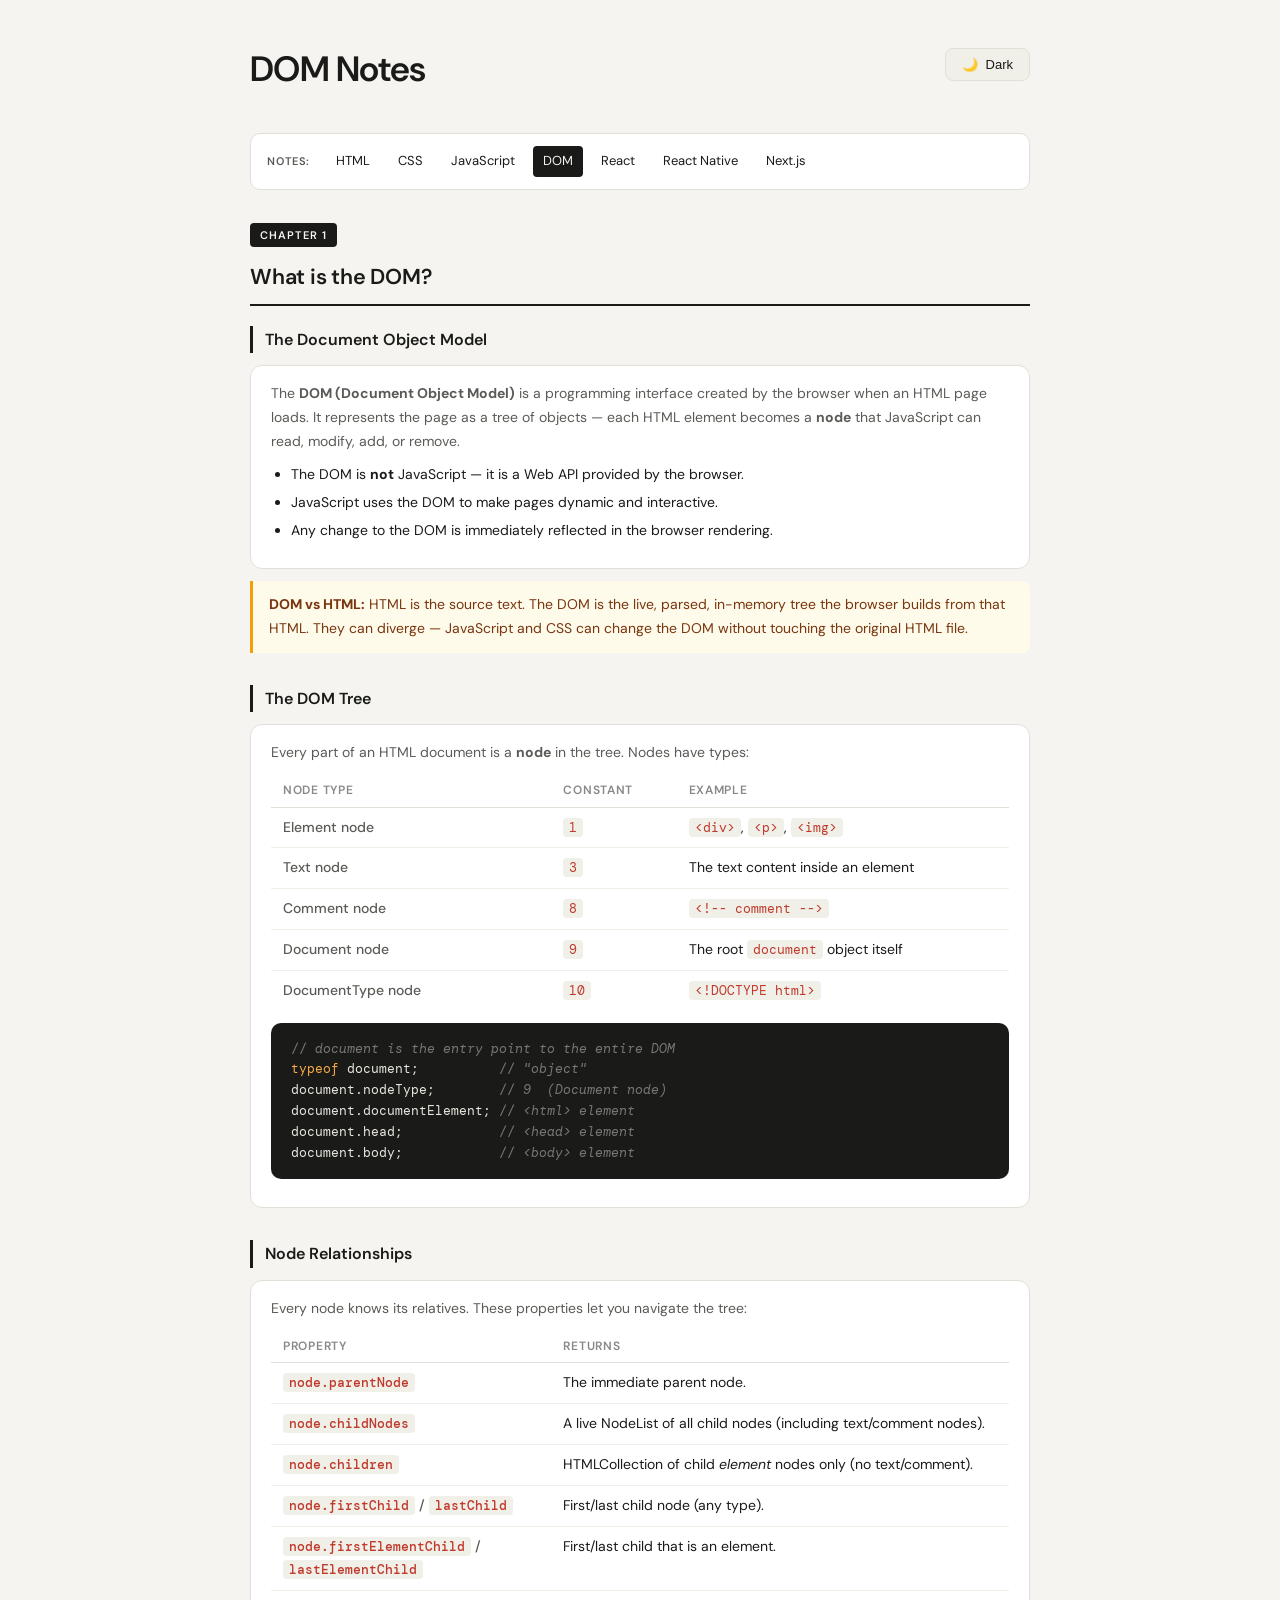
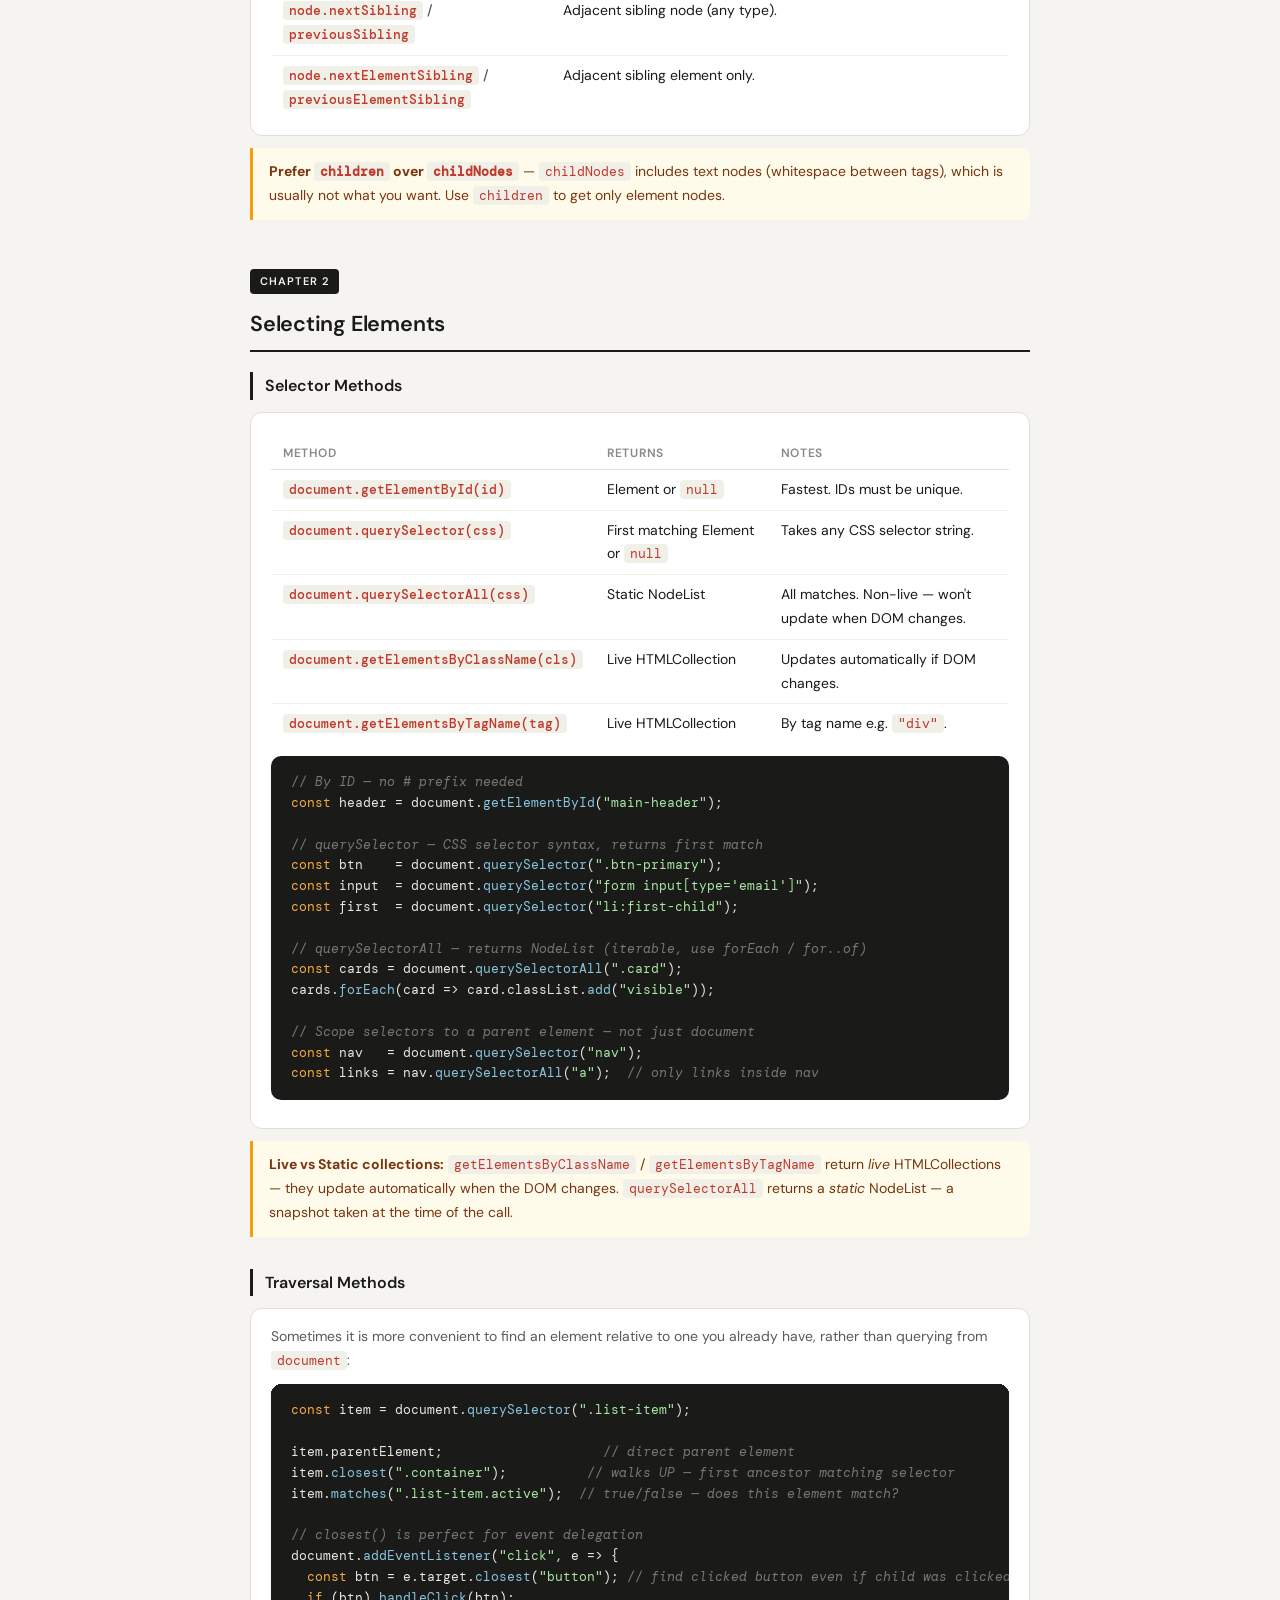
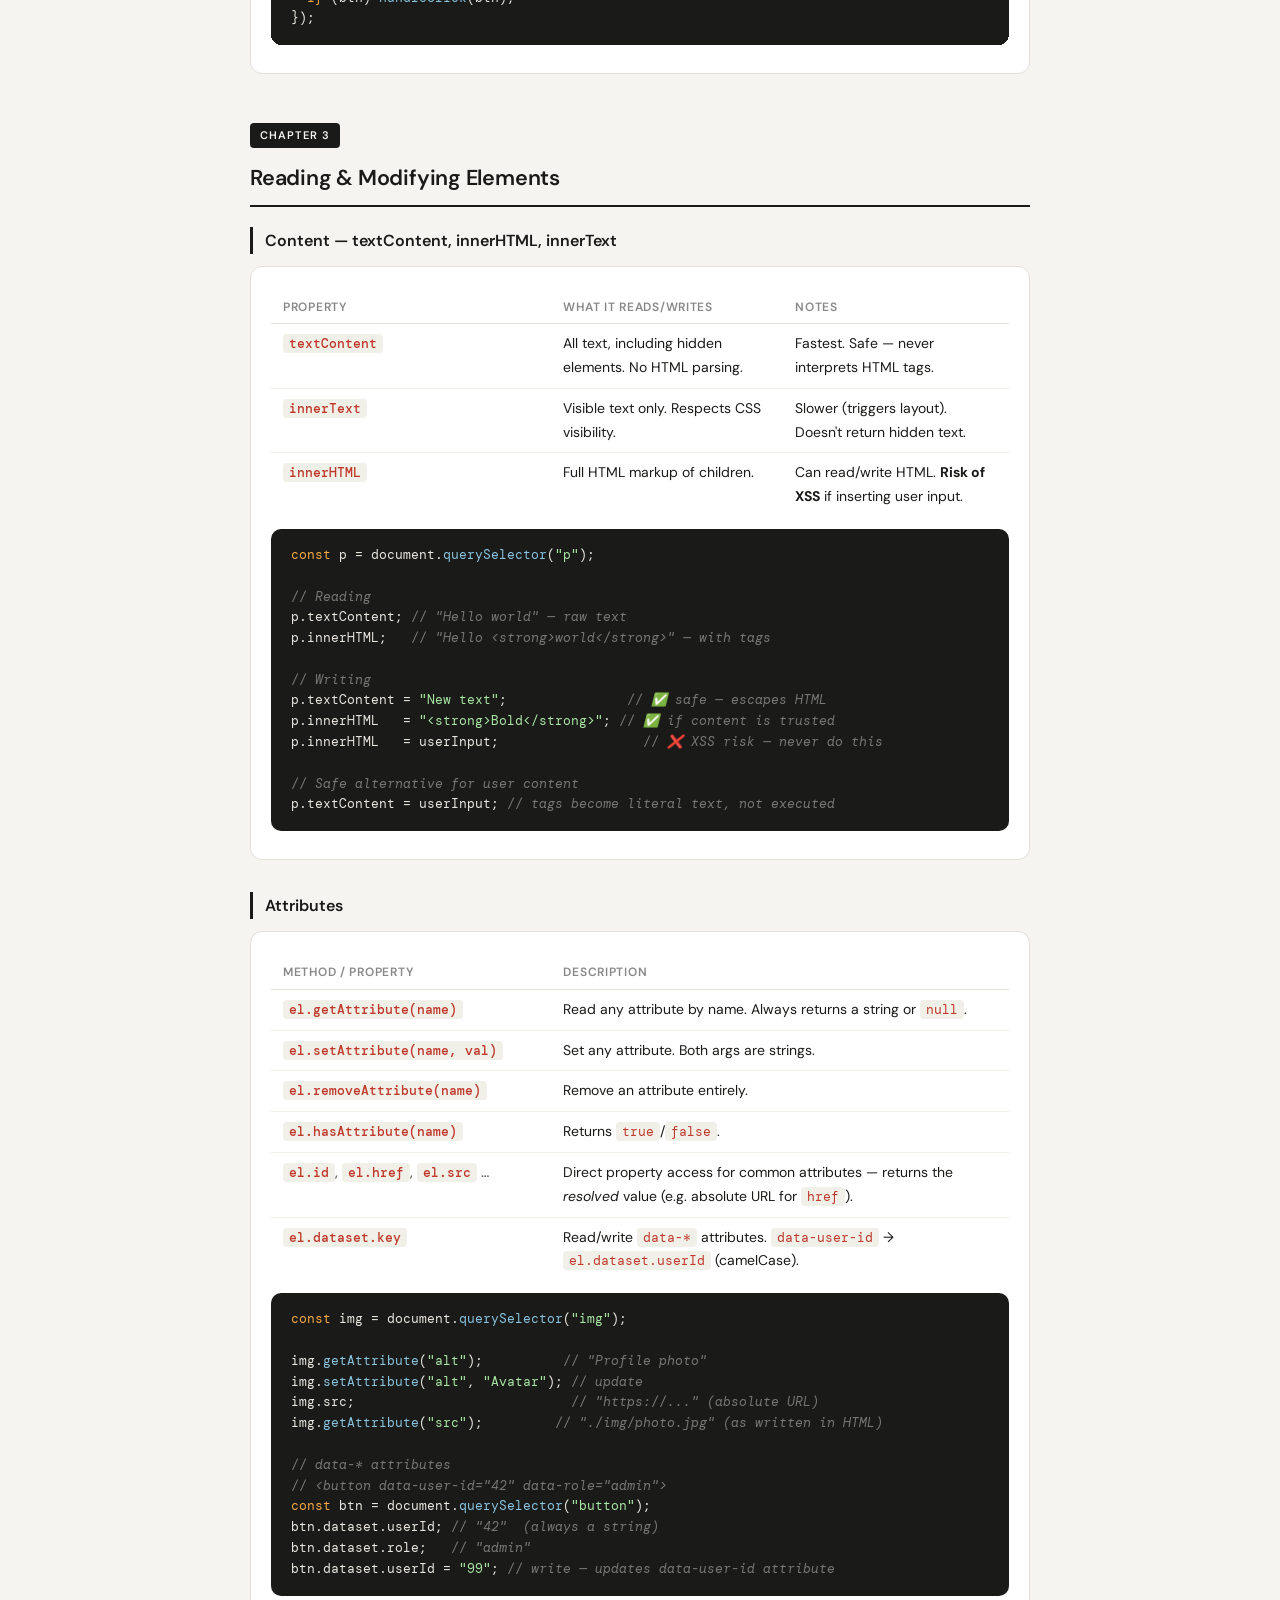
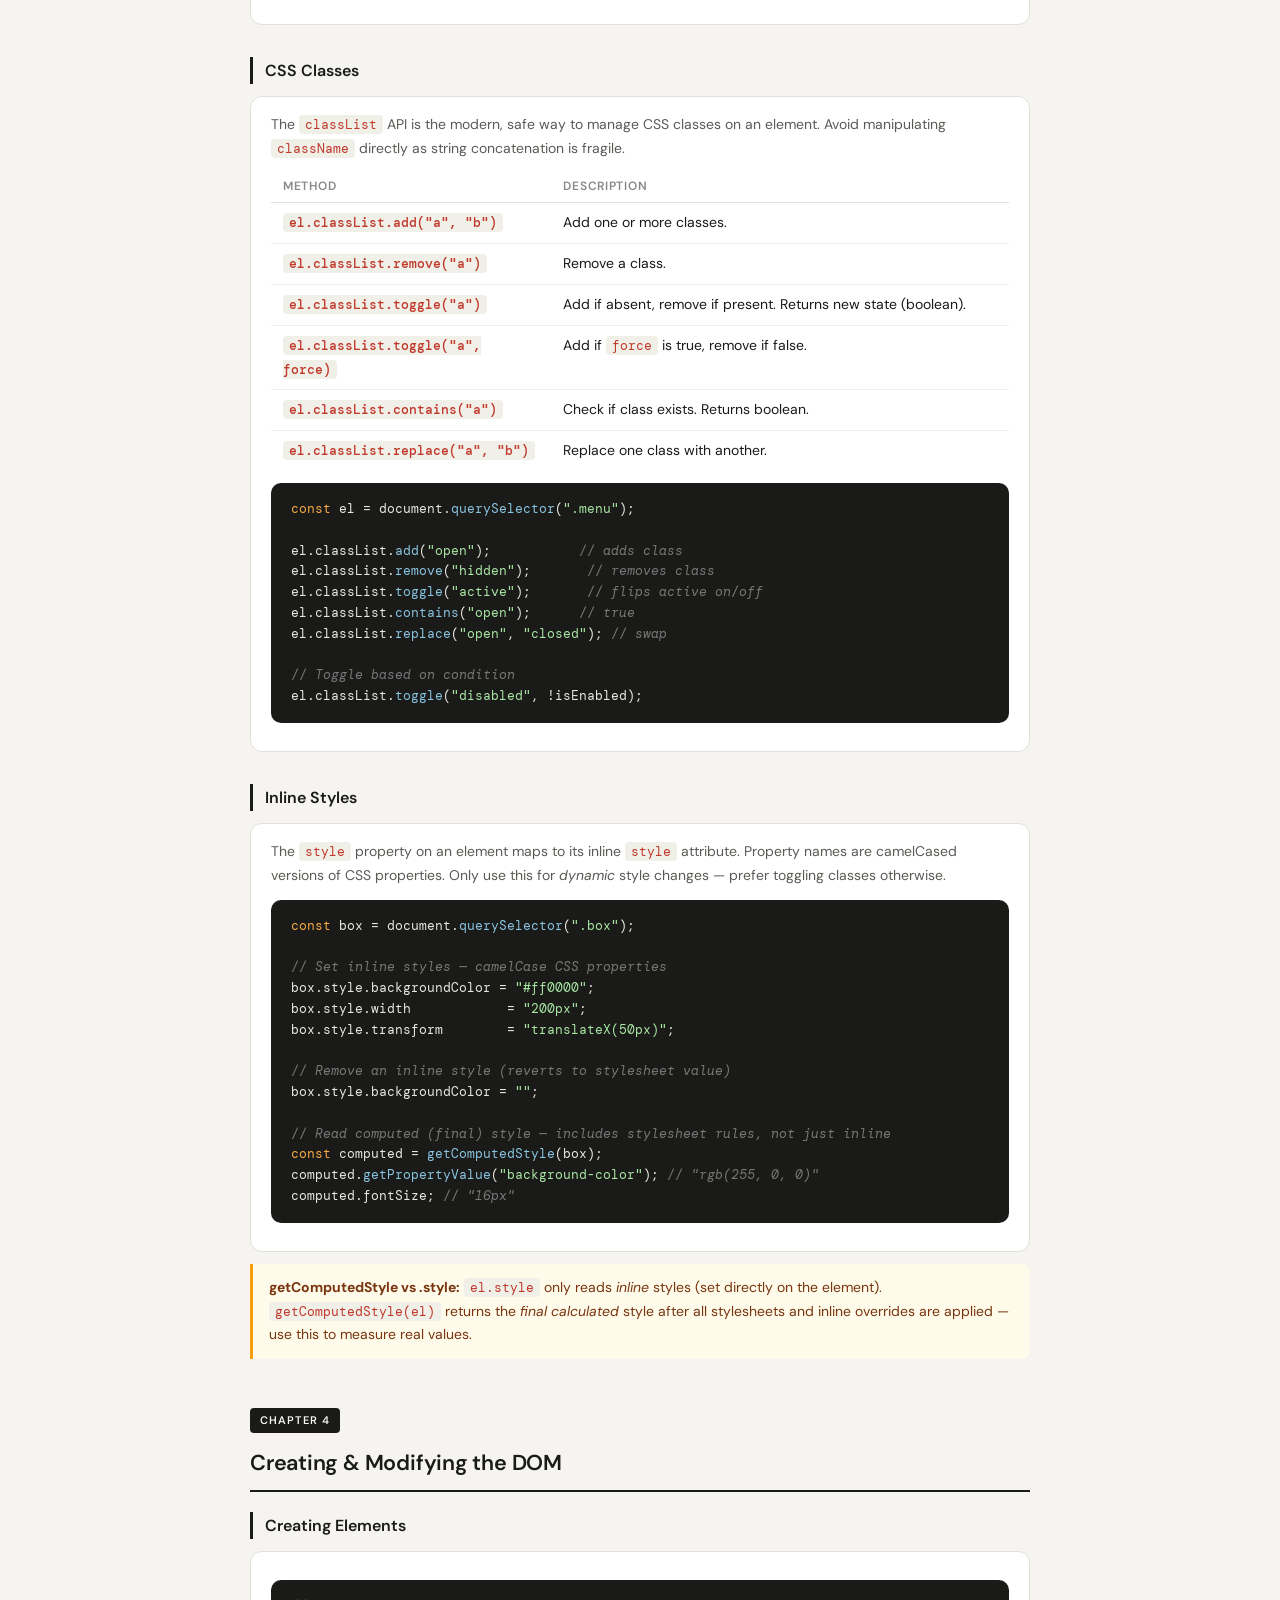
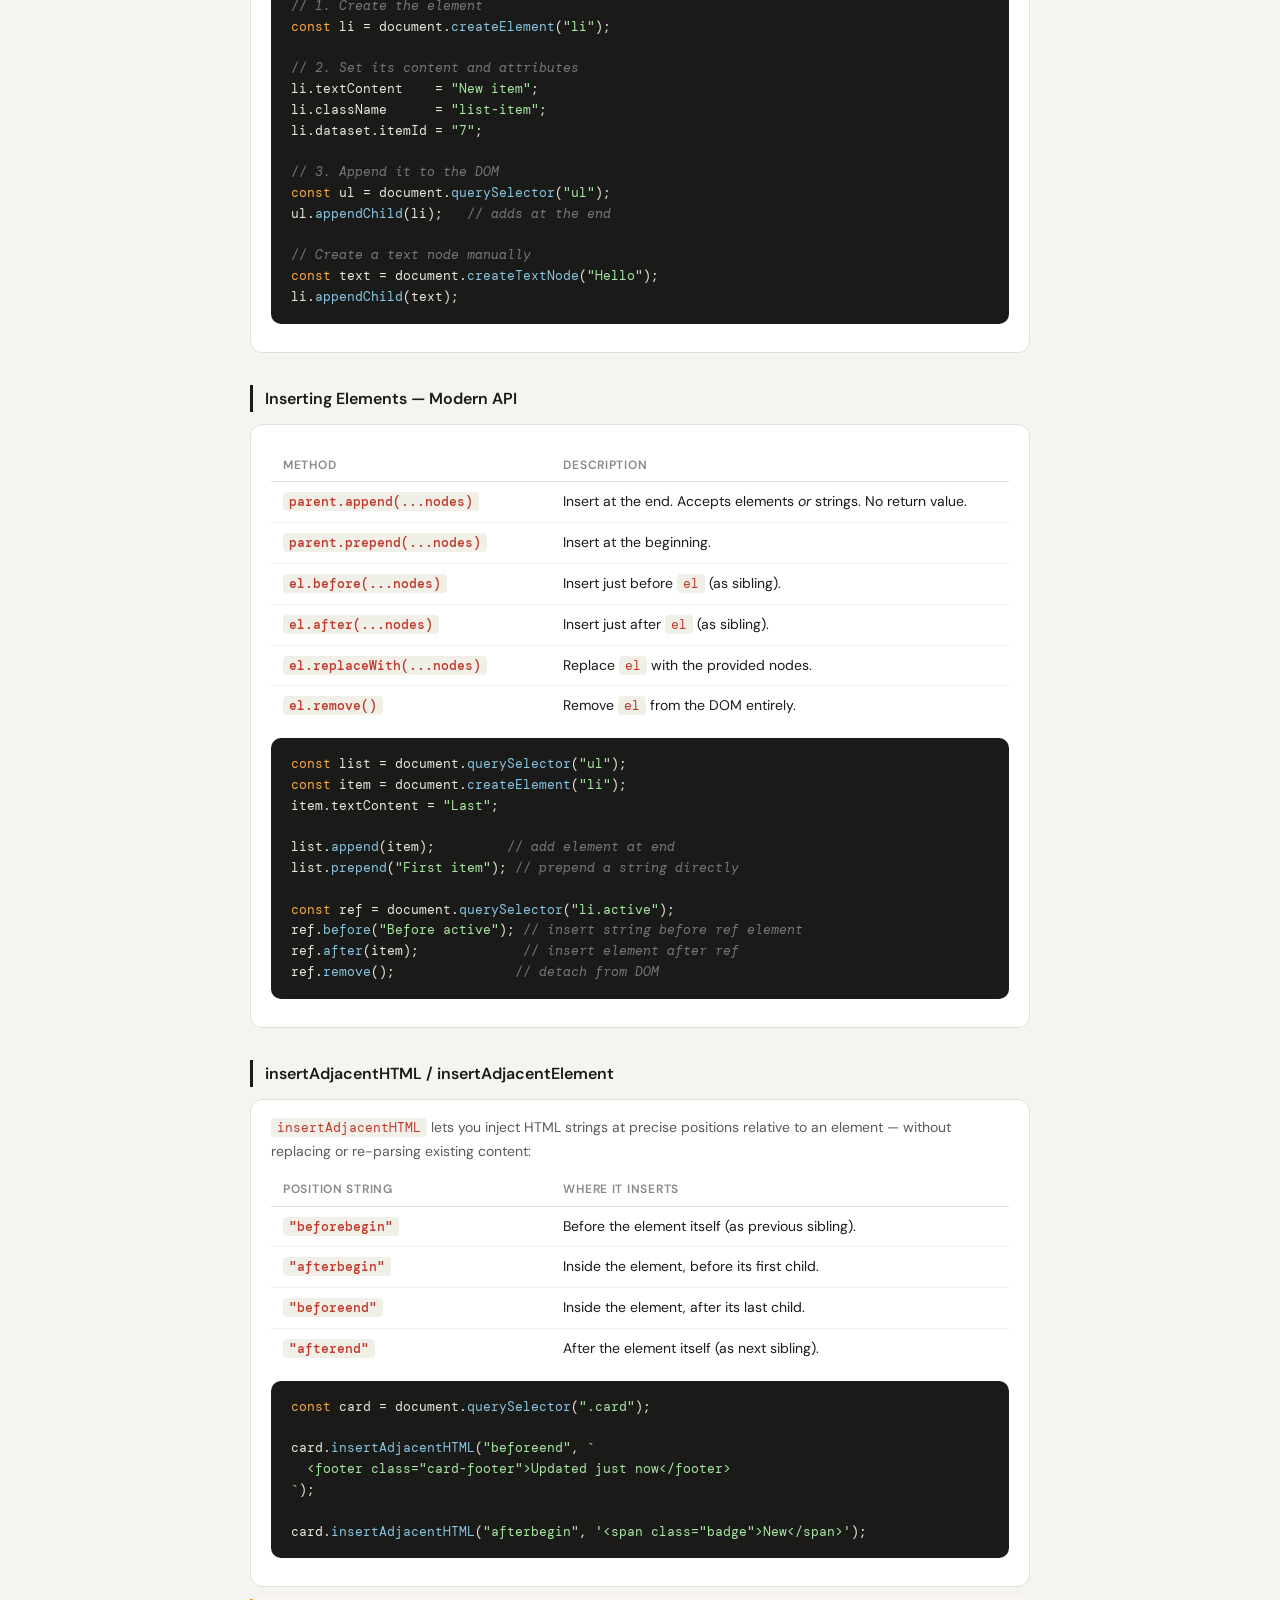
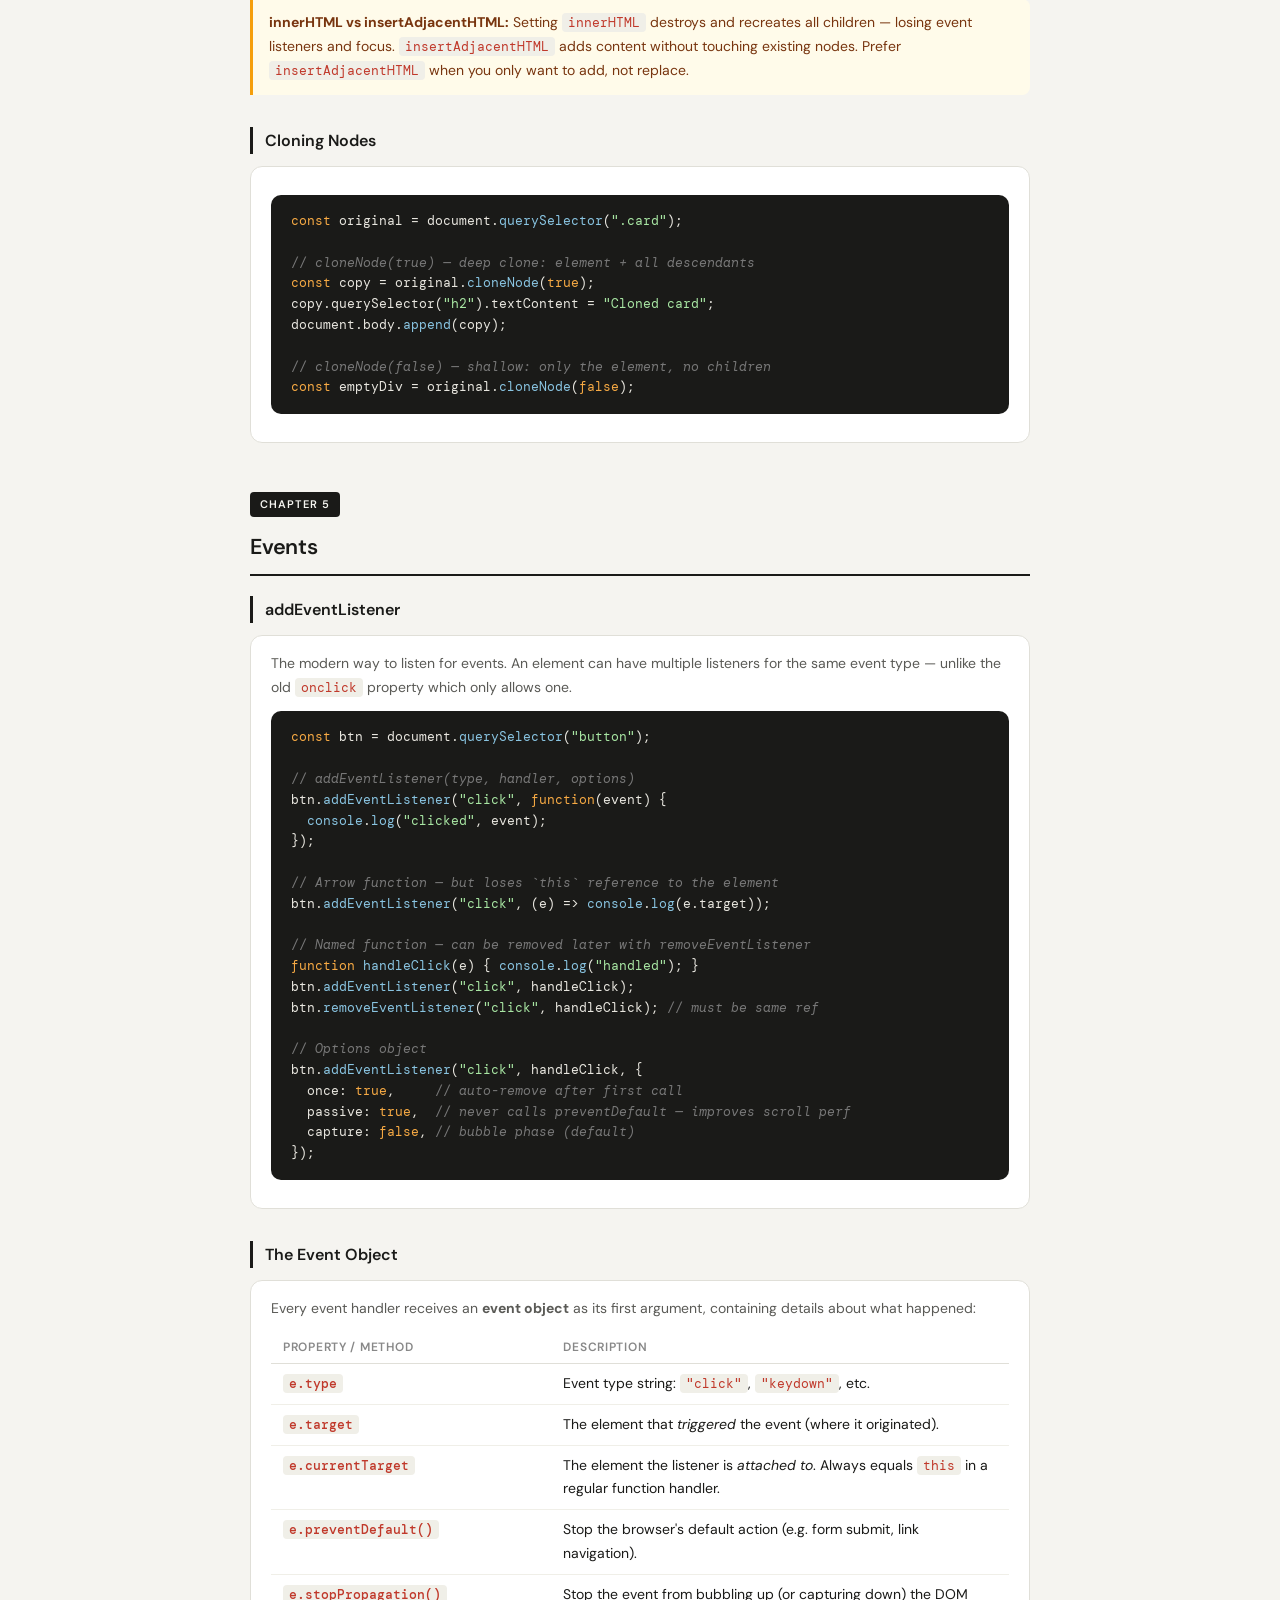
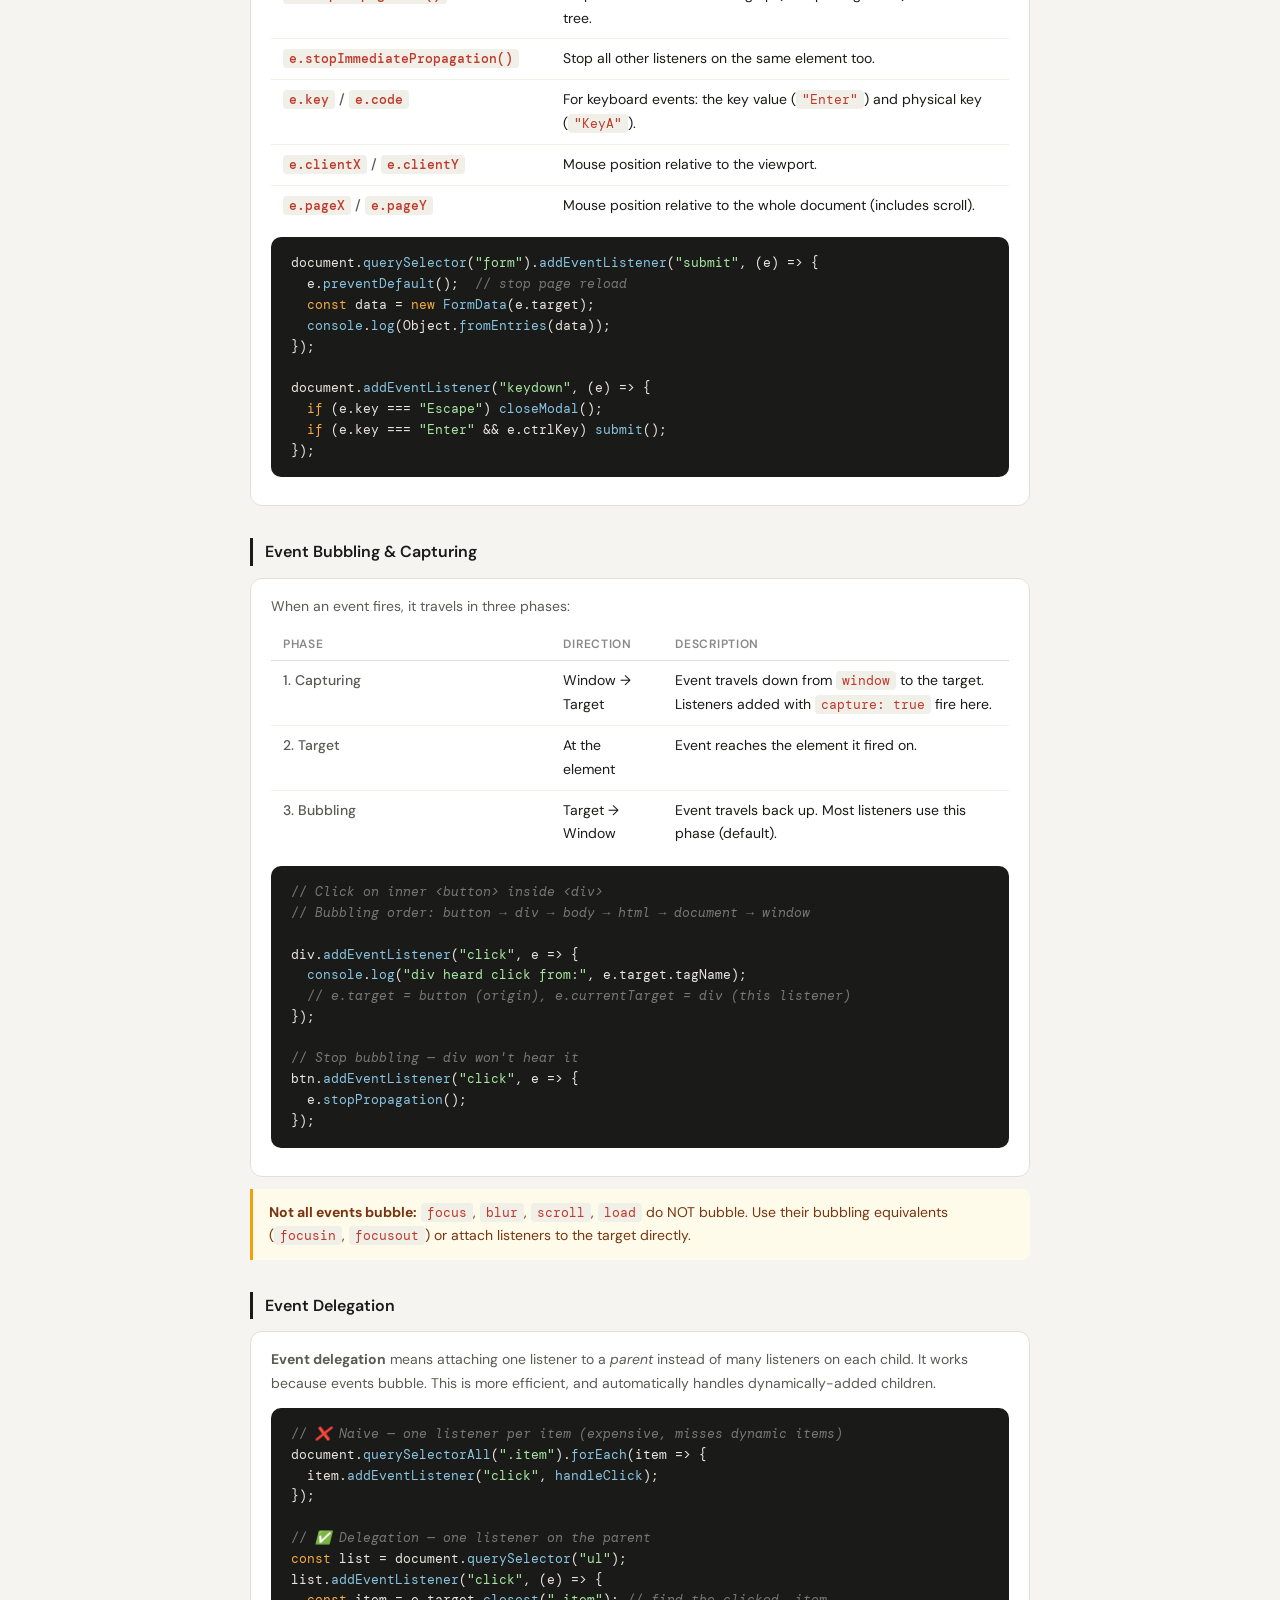
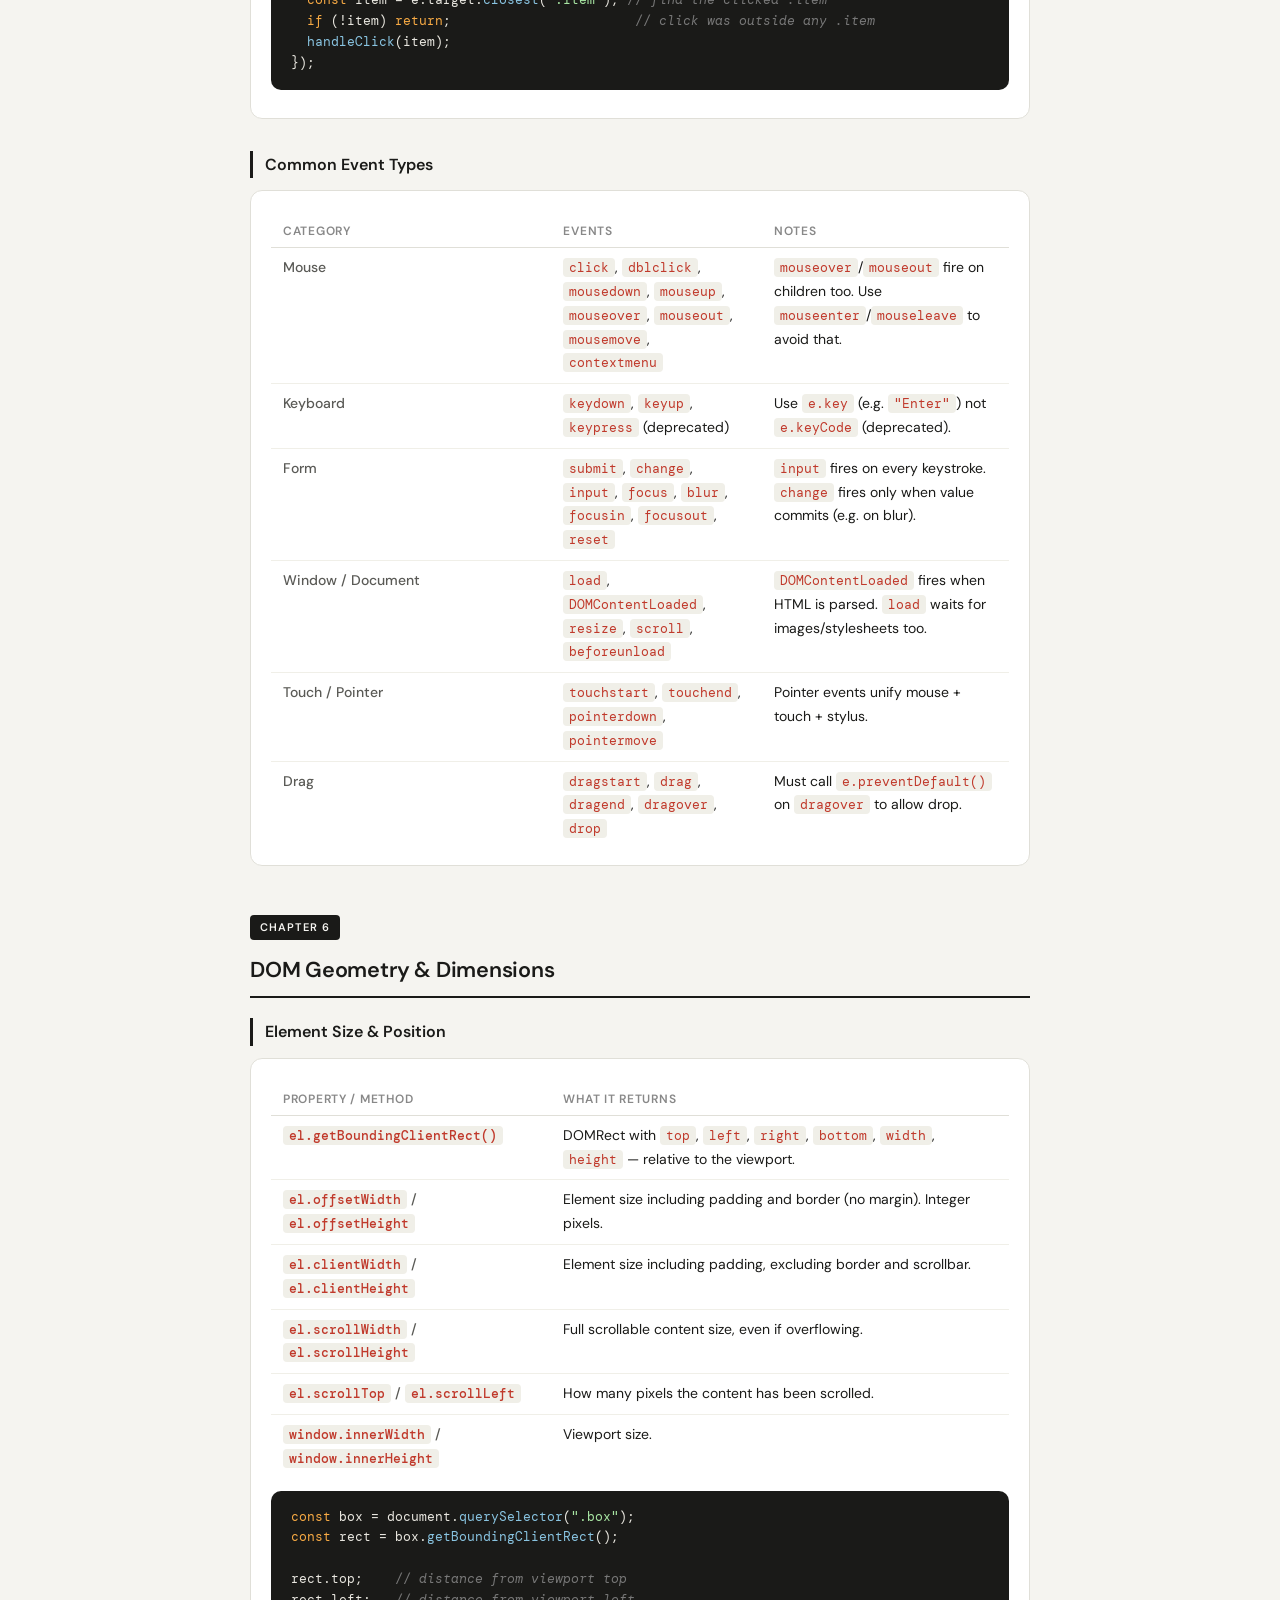
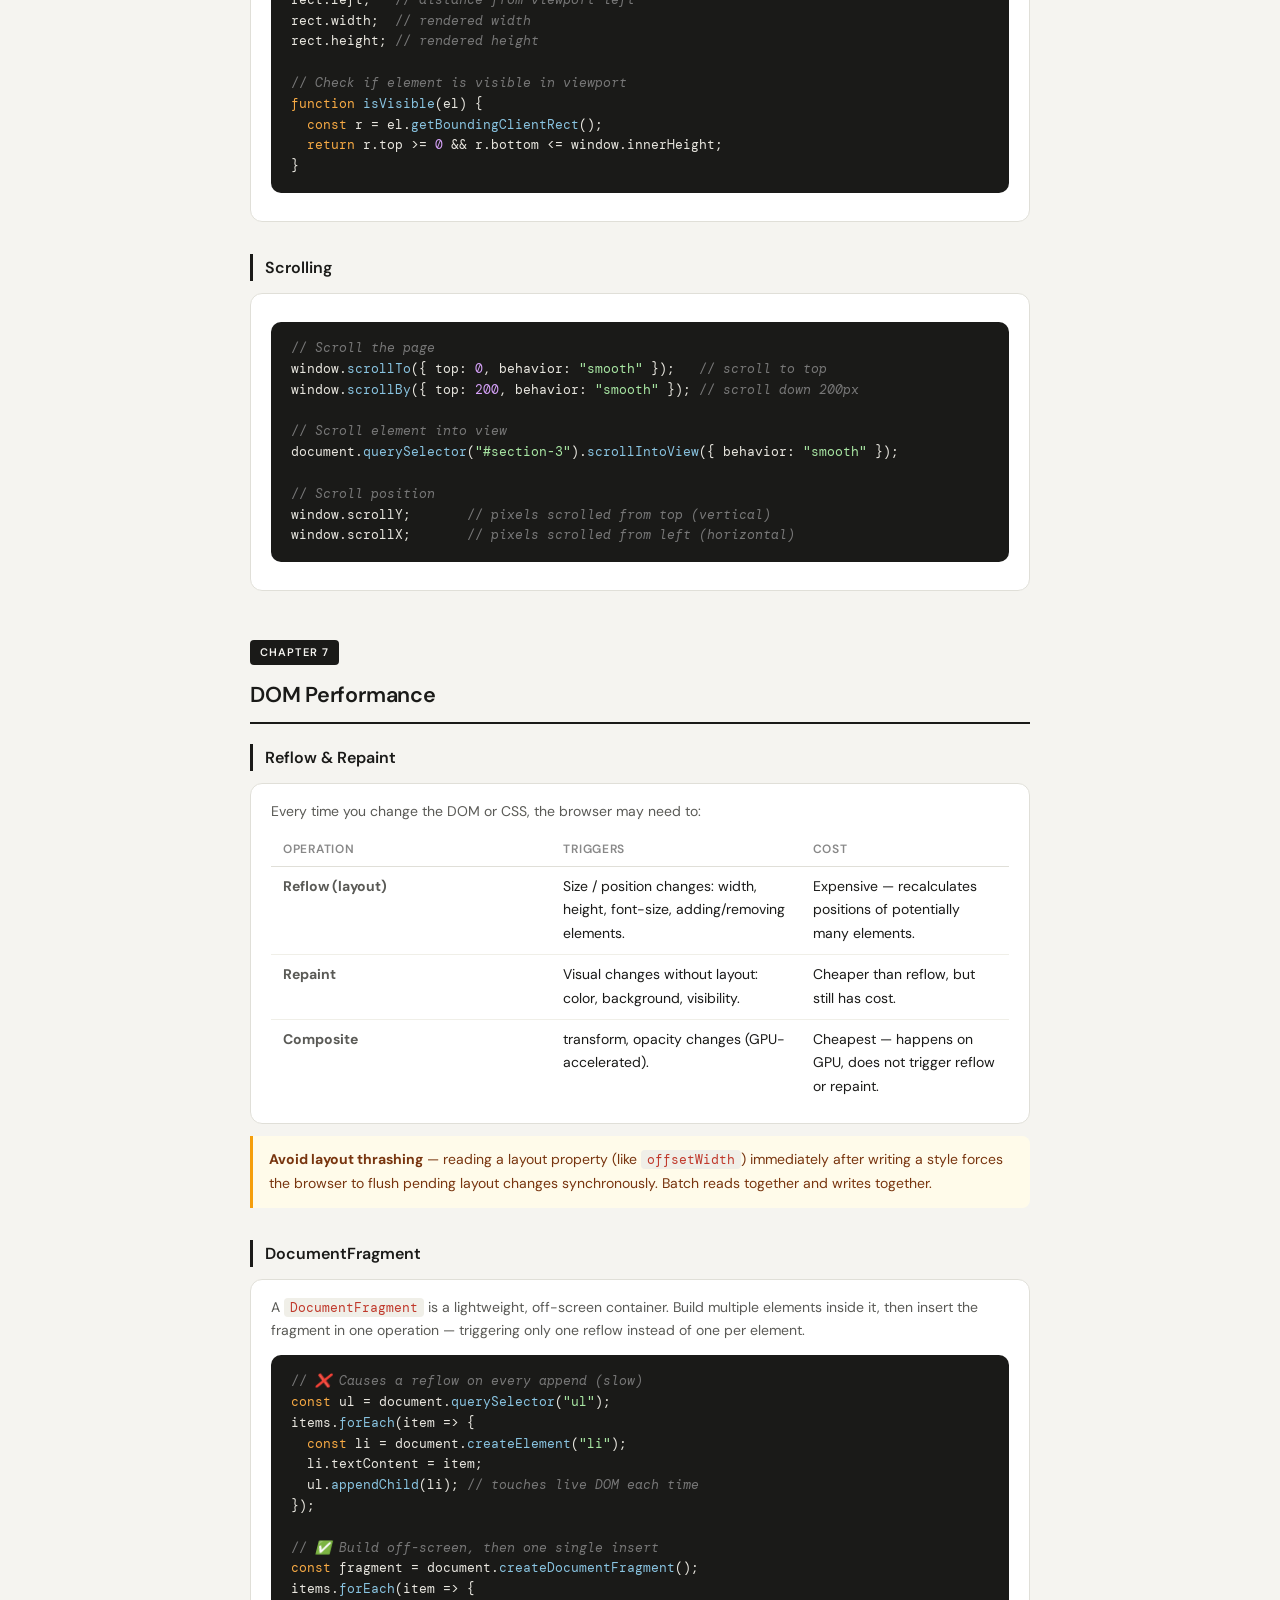
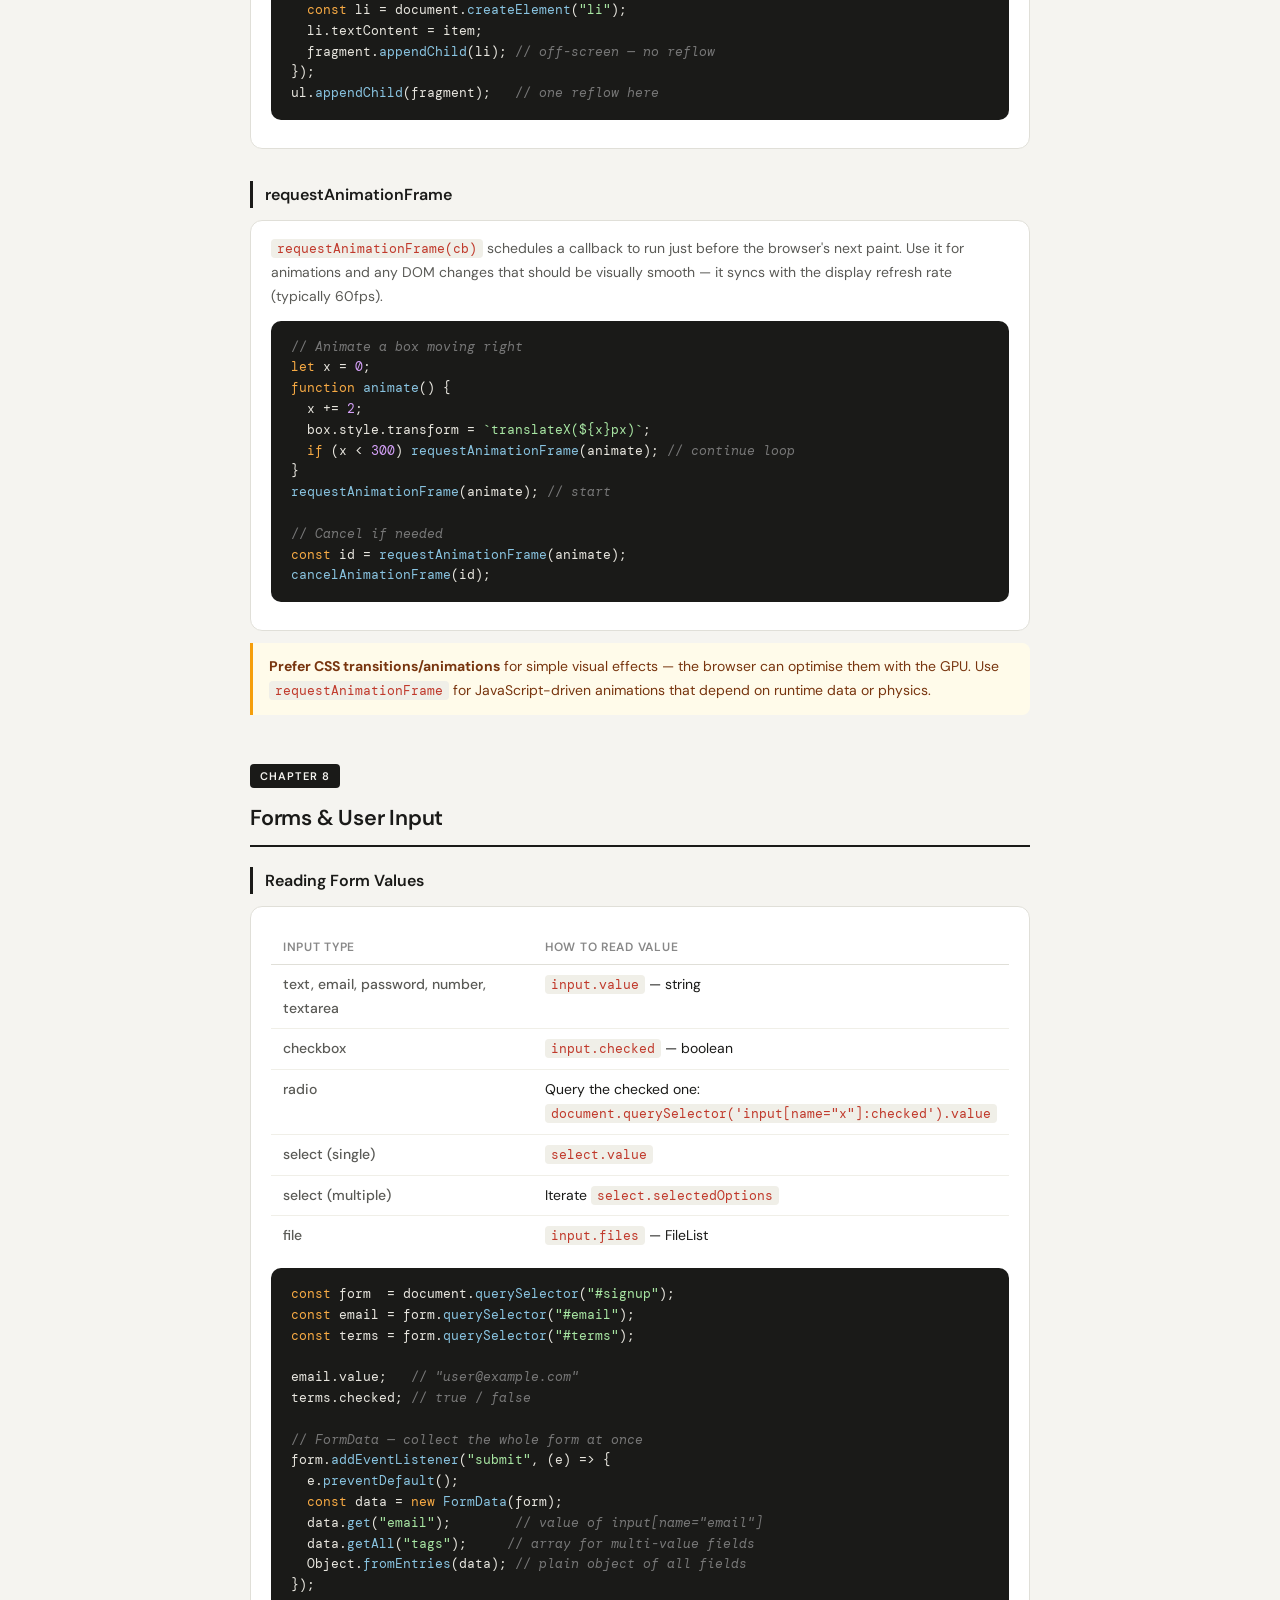
<file: dom-notes.html>
<!doctype html>
<html lang="en">
  <head>
    <meta charset="UTF-8" />
    <meta name="viewport" content="width=device-width, initial-scale=1.0" />
    <title>DOM Notes</title>
    <link
      href="https://fonts.googleapis.com/css2?family=DM+Sans:wght@400;500;600&family=DM+Mono:wght@400;500&display=swap"
      rel="stylesheet"
    />
    <link rel="stylesheet" href="shared.css" />
    <style>
      .code-block .kw { color: #f7aa44; }
      .code-block .str { color: #a8e6a3; }
      .code-block .cm { color: #777; font-style: italic; }
      .code-block .fn { color: #89c4e1; }
      .code-block .num { color: #d4a0f7; }
    </style>
  </head>
  <body>
    <div class="page">
      <header>
        <h1>DOM Notes</h1>
        <button class="theme-toggle" onclick="toggleTheme()">
          <span id="theme-icon">🌙</span>
          <span id="theme-text">Dark</span>
        </button>
      </header>

      <nav class="nav-bar">
        <span class="nav-label">Notes:</span>
        <a href="html-notes.html">HTML</a>
        <a href="css-notes.html">CSS</a>
        <a href="javascript-notes.html">JavaScript</a>
        <a href="dom-notes.html" class="active">DOM</a>
        <a href="react-notes.html">React</a>
        <a href="react-native-notes.html">React Native</a>
        <a href="nextjs-notes.html">Next.js</a>
      </nav>

      <!-- ═══════════════════════════════════════
           CHAPTER 1 — What is the DOM?
      ════════════════════════════════════════ -->
      <div class="chapter">
        <div class="chapter-heading">Chapter 1</div>
        <h2>What is the DOM?</h2>

        <section>
          <h3>The Document Object Model</h3>
          <div class="card">
            <p>The <strong>DOM (Document Object Model)</strong> is a programming interface created by the browser when an HTML page loads. It represents the page as a tree of objects — each HTML element becomes a <strong>node</strong> that JavaScript can read, modify, add, or remove.</p>
            <ul>
              <li>The DOM is <strong>not</strong> JavaScript — it is a Web API provided by the browser.</li>
              <li>JavaScript uses the DOM to make pages dynamic and interactive.</li>
              <li>Any change to the DOM is immediately reflected in the browser rendering.</li>
            </ul>
          </div>
          <div class="highlight-box">
            <strong>DOM vs HTML:</strong> HTML is the source text. The DOM is the live, parsed, in-memory tree the browser builds from that HTML. They can diverge — JavaScript and CSS can change the DOM without touching the original HTML file.
          </div>
        </section>

        <section>
          <h3>The DOM Tree</h3>
          <div class="card">
            <p>Every part of an HTML document is a <strong>node</strong> in the tree. Nodes have types:</p>
            <table>
              <tr><th>Node type</th><th>Constant</th><th>Example</th></tr>
              <tr><td>Element node</td><td><code>1</code></td><td><code>&lt;div&gt;</code>, <code>&lt;p&gt;</code>, <code>&lt;img&gt;</code></td></tr>
              <tr><td>Text node</td><td><code>3</code></td><td>The text content inside an element</td></tr>
              <tr><td>Comment node</td><td><code>8</code></td><td><code>&lt;!-- comment --&gt;</code></td></tr>
              <tr><td>Document node</td><td><code>9</code></td><td>The root <code>document</code> object itself</td></tr>
              <tr><td>DocumentType node</td><td><code>10</code></td><td><code>&lt;!DOCTYPE html&gt;</code></td></tr>
            </table>
            <!-- prettier-ignore -->
            <div class="code-block"><span class="cm">// document is the entry point to the entire DOM</span>
<span class="kw">typeof</span> document;          <span class="cm">// "object"</span>
document.nodeType;        <span class="cm">// 9  (Document node)</span>
document.documentElement; <span class="cm">// &lt;html&gt; element</span>
document.head;            <span class="cm">// &lt;head&gt; element</span>
document.body;            <span class="cm">// &lt;body&gt; element</span></div>
          </div>
        </section>

        <section>
          <h3>Node Relationships</h3>
          <div class="card">
            <p>Every node knows its relatives. These properties let you navigate the tree:</p>
            <table>
              <tr><th>Property</th><th>Returns</th></tr>
              <tr><td><code>node.parentNode</code></td><td>The immediate parent node.</td></tr>
              <tr><td><code>node.childNodes</code></td><td>A live NodeList of all child nodes (including text/comment nodes).</td></tr>
              <tr><td><code>node.children</code></td><td>HTMLCollection of child <em>element</em> nodes only (no text/comment).</td></tr>
              <tr><td><code>node.firstChild</code> / <code>lastChild</code></td><td>First/last child node (any type).</td></tr>
              <tr><td><code>node.firstElementChild</code> / <code>lastElementChild</code></td><td>First/last child that is an element.</td></tr>
              <tr><td><code>node.nextSibling</code> / <code>previousSibling</code></td><td>Adjacent sibling node (any type).</td></tr>
              <tr><td><code>node.nextElementSibling</code> / <code>previousElementSibling</code></td><td>Adjacent sibling element only.</td></tr>
            </table>
          </div>
          <div class="highlight-box">
            <strong>Prefer <code>children</code> over <code>childNodes</code></strong> — <code>childNodes</code> includes text nodes (whitespace between tags), which is usually not what you want. Use <code>children</code> to get only element nodes.
          </div>
        </section>
      </div>

      <!-- ═══════════════════════════════════════
           CHAPTER 2 — Selecting Elements
      ════════════════════════════════════════ -->
      <div class="chapter">
        <div class="chapter-heading">Chapter 2</div>
        <h2>Selecting Elements</h2>

        <section>
          <h3>Selector Methods</h3>
          <div class="card">
            <table>
              <tr><th>Method</th><th>Returns</th><th>Notes</th></tr>
              <tr><td><code>document.getElementById(id)</code></td><td>Element or <code>null</code></td><td>Fastest. IDs must be unique.</td></tr>
              <tr><td><code>document.querySelector(css)</code></td><td>First matching Element or <code>null</code></td><td>Takes any CSS selector string.</td></tr>
              <tr><td><code>document.querySelectorAll(css)</code></td><td>Static NodeList</td><td>All matches. Non-live — won't update when DOM changes.</td></tr>
              <tr><td><code>document.getElementsByClassName(cls)</code></td><td>Live HTMLCollection</td><td>Updates automatically if DOM changes.</td></tr>
              <tr><td><code>document.getElementsByTagName(tag)</code></td><td>Live HTMLCollection</td><td>By tag name e.g. <code>"div"</code>.</td></tr>
            </table>
            <!-- prettier-ignore -->
            <div class="code-block"><span class="cm">// By ID — no # prefix needed</span>
<span class="kw">const</span> header = document.<span class="fn">getElementById</span>(<span class="str">"main-header"</span>);

<span class="cm">// querySelector — CSS selector syntax, returns first match</span>
<span class="kw">const</span> btn    = document.<span class="fn">querySelector</span>(<span class="str">".btn-primary"</span>);
<span class="kw">const</span> input  = document.<span class="fn">querySelector</span>(<span class="str">"form input[type='email']"</span>);
<span class="kw">const</span> first  = document.<span class="fn">querySelector</span>(<span class="str">"li:first-child"</span>);

<span class="cm">// querySelectorAll — returns NodeList (iterable, use forEach / for..of)</span>
<span class="kw">const</span> cards = document.<span class="fn">querySelectorAll</span>(<span class="str">".card"</span>);
cards.<span class="fn">forEach</span>(card => card.classList.<span class="fn">add</span>(<span class="str">"visible"</span>));

<span class="cm">// Scope selectors to a parent element — not just document</span>
<span class="kw">const</span> nav   = document.<span class="fn">querySelector</span>(<span class="str">"nav"</span>);
<span class="kw">const</span> links = nav.<span class="fn">querySelectorAll</span>(<span class="str">"a"</span>);  <span class="cm">// only links inside nav</span></div>
          </div>
          <div class="highlight-box">
            <strong>Live vs Static collections:</strong> <code>getElementsByClassName</code> / <code>getElementsByTagName</code> return <em>live</em> HTMLCollections — they update automatically when the DOM changes. <code>querySelectorAll</code> returns a <em>static</em> NodeList — a snapshot taken at the time of the call.
          </div>
        </section>

        <section>
          <h3>Traversal Methods</h3>
          <div class="card">
            <p>Sometimes it is more convenient to find an element relative to one you already have, rather than querying from <code>document</code>:</p>
            <!-- prettier-ignore -->
            <div class="code-block"><span class="kw">const</span> item = document.<span class="fn">querySelector</span>(<span class="str">".list-item"</span>);

item.parentElement;                    <span class="cm">// direct parent element</span>
item.<span class="fn">closest</span>(<span class="str">".container"</span>);          <span class="cm">// walks UP — first ancestor matching selector</span>
item.<span class="fn">matches</span>(<span class="str">".list-item.active"</span>);  <span class="cm">// true/false — does this element match?</span>

<span class="cm">// closest() is perfect for event delegation</span>
document.<span class="fn">addEventListener</span>(<span class="str">"click"</span>, e => {
  <span class="kw">const</span> btn = e.target.<span class="fn">closest</span>(<span class="str">"button"</span>); <span class="cm">// find clicked button even if child was clicked</span>
  <span class="kw">if</span> (btn) <span class="fn">handleClick</span>(btn);
});</div>
          </div>
        </section>
      </div>

      <!-- ═══════════════════════════════════════
           CHAPTER 3 — Reading & Modifying Elements
      ════════════════════════════════════════ -->
      <div class="chapter">
        <div class="chapter-heading">Chapter 3</div>
        <h2>Reading &amp; Modifying Elements</h2>

        <section>
          <h3>Content — textContent, innerHTML, innerText</h3>
          <div class="card">
            <table>
              <tr><th>Property</th><th>What it reads/writes</th><th>Notes</th></tr>
              <tr><td><code>textContent</code></td><td>All text, including hidden elements. No HTML parsing.</td><td>Fastest. Safe — never interprets HTML tags.</td></tr>
              <tr><td><code>innerText</code></td><td>Visible text only. Respects CSS visibility.</td><td>Slower (triggers layout). Doesn't return hidden text.</td></tr>
              <tr><td><code>innerHTML</code></td><td>Full HTML markup of children.</td><td>Can read/write HTML. <strong>Risk of XSS</strong> if inserting user input.</td></tr>
            </table>
            <!-- prettier-ignore -->
            <div class="code-block"><span class="kw">const</span> p = document.<span class="fn">querySelector</span>(<span class="str">"p"</span>);

<span class="cm">// Reading</span>
p.textContent; <span class="cm">// "Hello world" — raw text</span>
p.innerHTML;   <span class="cm">// "Hello &lt;strong&gt;world&lt;/strong&gt;" — with tags</span>

<span class="cm">// Writing</span>
p.textContent = <span class="str">"New text"</span>;               <span class="cm">// ✅ safe — escapes HTML</span>
p.innerHTML   = <span class="str">"&lt;strong&gt;Bold&lt;/strong&gt;"</span>; <span class="cm">// ✅ if content is trusted</span>
p.innerHTML   = userInput;                  <span class="cm">// ❌ XSS risk — never do this</span>

<span class="cm">// Safe alternative for user content</span>
p.textContent = userInput; <span class="cm">// tags become literal text, not executed</span></div>
          </div>
        </section>

        <section>
          <h3>Attributes</h3>
          <div class="card">
            <table>
              <tr><th>Method / Property</th><th>Description</th></tr>
              <tr><td><code>el.getAttribute(name)</code></td><td>Read any attribute by name. Always returns a string or <code>null</code>.</td></tr>
              <tr><td><code>el.setAttribute(name, val)</code></td><td>Set any attribute. Both args are strings.</td></tr>
              <tr><td><code>el.removeAttribute(name)</code></td><td>Remove an attribute entirely.</td></tr>
              <tr><td><code>el.hasAttribute(name)</code></td><td>Returns <code>true</code>/<code>false</code>.</td></tr>
              <tr><td><code>el.id</code>, <code>el.href</code>, <code>el.src</code> …</td><td>Direct property access for common attributes — returns the <em>resolved</em> value (e.g. absolute URL for <code>href</code>).</td></tr>
              <tr><td><code>el.dataset.key</code></td><td>Read/write <code>data-*</code> attributes. <code>data-user-id</code> → <code>el.dataset.userId</code> (camelCase).</td></tr>
            </table>
            <!-- prettier-ignore -->
            <div class="code-block"><span class="kw">const</span> img = document.<span class="fn">querySelector</span>(<span class="str">"img"</span>);

img.<span class="fn">getAttribute</span>(<span class="str">"alt"</span>);          <span class="cm">// "Profile photo"</span>
img.<span class="fn">setAttribute</span>(<span class="str">"alt"</span>, <span class="str">"Avatar"</span>); <span class="cm">// update</span>
img.src;                           <span class="cm">// "https://..." (absolute URL)</span>
img.<span class="fn">getAttribute</span>(<span class="str">"src"</span>);         <span class="cm">// "./img/photo.jpg" (as written in HTML)</span>

<span class="cm">// data-* attributes</span>
<span class="cm">// &lt;button data-user-id="42" data-role="admin"&gt;</span>
<span class="kw">const</span> btn = document.<span class="fn">querySelector</span>(<span class="str">"button"</span>);
btn.dataset.userId; <span class="cm">// "42"  (always a string)</span>
btn.dataset.role;   <span class="cm">// "admin"</span>
btn.dataset.userId = <span class="str">"99"</span>; <span class="cm">// write — updates data-user-id attribute</span></div>
          </div>
        </section>

        <section>
          <h3>CSS Classes</h3>
          <div class="card">
            <p>The <code>classList</code> API is the modern, safe way to manage CSS classes on an element. Avoid manipulating <code>className</code> directly as string concatenation is fragile.</p>
            <table>
              <tr><th>Method</th><th>Description</th></tr>
              <tr><td><code>el.classList.add("a", "b")</code></td><td>Add one or more classes.</td></tr>
              <tr><td><code>el.classList.remove("a")</code></td><td>Remove a class.</td></tr>
              <tr><td><code>el.classList.toggle("a")</code></td><td>Add if absent, remove if present. Returns new state (boolean).</td></tr>
              <tr><td><code>el.classList.toggle("a", force)</code></td><td>Add if <code>force</code> is true, remove if false.</td></tr>
              <tr><td><code>el.classList.contains("a")</code></td><td>Check if class exists. Returns boolean.</td></tr>
              <tr><td><code>el.classList.replace("a", "b")</code></td><td>Replace one class with another.</td></tr>
            </table>
            <!-- prettier-ignore -->
            <div class="code-block"><span class="kw">const</span> el = document.<span class="fn">querySelector</span>(<span class="str">".menu"</span>);

el.classList.<span class="fn">add</span>(<span class="str">"open"</span>);           <span class="cm">// adds class</span>
el.classList.<span class="fn">remove</span>(<span class="str">"hidden"</span>);       <span class="cm">// removes class</span>
el.classList.<span class="fn">toggle</span>(<span class="str">"active"</span>);       <span class="cm">// flips active on/off</span>
el.classList.<span class="fn">contains</span>(<span class="str">"open"</span>);      <span class="cm">// true</span>
el.classList.<span class="fn">replace</span>(<span class="str">"open"</span>, <span class="str">"closed"</span>); <span class="cm">// swap</span>

<span class="cm">// Toggle based on condition</span>
el.classList.<span class="fn">toggle</span>(<span class="str">"disabled"</span>, !isEnabled);</div>
          </div>
        </section>

        <section>
          <h3>Inline Styles</h3>
          <div class="card">
            <p>The <code>style</code> property on an element maps to its inline <code>style</code> attribute. Property names are camelCased versions of CSS properties. Only use this for <em>dynamic</em> style changes — prefer toggling classes otherwise.</p>
            <!-- prettier-ignore -->
            <div class="code-block"><span class="kw">const</span> box = document.<span class="fn">querySelector</span>(<span class="str">".box"</span>);

<span class="cm">// Set inline styles — camelCase CSS properties</span>
box.style.backgroundColor = <span class="str">"#ff0000"</span>;
box.style.width            = <span class="str">"200px"</span>;
box.style.transform        = <span class="str">"translateX(50px)"</span>;

<span class="cm">// Remove an inline style (reverts to stylesheet value)</span>
box.style.backgroundColor = <span class="str">""</span>;

<span class="cm">// Read computed (final) style — includes stylesheet rules, not just inline</span>
<span class="kw">const</span> computed = <span class="fn">getComputedStyle</span>(box);
computed.<span class="fn">getPropertyValue</span>(<span class="str">"background-color"</span>); <span class="cm">// "rgb(255, 0, 0)"</span>
computed.fontSize; <span class="cm">// "16px"</span></div>
          </div>
          <div class="highlight-box">
            <strong>getComputedStyle vs .style:</strong> <code>el.style</code> only reads <em>inline</em> styles (set directly on the element). <code>getComputedStyle(el)</code> returns the <em>final calculated</em> style after all stylesheets and inline overrides are applied — use this to measure real values.
          </div>
        </section>
      </div>

      <!-- ═══════════════════════════════════════
           CHAPTER 4 — Creating & Modifying the DOM
      ════════════════════════════════════════ -->
      <div class="chapter">
        <div class="chapter-heading">Chapter 4</div>
        <h2>Creating &amp; Modifying the DOM</h2>

        <section>
          <h3>Creating Elements</h3>
          <div class="card">
            <!-- prettier-ignore -->
            <div class="code-block"><span class="cm">// 1. Create the element</span>
<span class="kw">const</span> li = document.<span class="fn">createElement</span>(<span class="str">"li"</span>);

<span class="cm">// 2. Set its content and attributes</span>
li.textContent    = <span class="str">"New item"</span>;
li.className      = <span class="str">"list-item"</span>;
li.dataset.itemId = <span class="str">"7"</span>;

<span class="cm">// 3. Append it to the DOM</span>
<span class="kw">const</span> ul = document.<span class="fn">querySelector</span>(<span class="str">"ul"</span>);
ul.<span class="fn">appendChild</span>(li);   <span class="cm">// adds at the end</span>

<span class="cm">// Create a text node manually</span>
<span class="kw">const</span> text = document.<span class="fn">createTextNode</span>(<span class="str">"Hello"</span>);
li.<span class="fn">appendChild</span>(text);</div>
          </div>
        </section>

        <section>
          <h3>Inserting Elements — Modern API</h3>
          <div class="card">
            <table>
              <tr><th>Method</th><th>Description</th></tr>
              <tr><td><code>parent.append(...nodes)</code></td><td>Insert at the end. Accepts elements <em>or</em> strings. No return value.</td></tr>
              <tr><td><code>parent.prepend(...nodes)</code></td><td>Insert at the beginning.</td></tr>
              <tr><td><code>el.before(...nodes)</code></td><td>Insert just before <code>el</code> (as sibling).</td></tr>
              <tr><td><code>el.after(...nodes)</code></td><td>Insert just after <code>el</code> (as sibling).</td></tr>
              <tr><td><code>el.replaceWith(...nodes)</code></td><td>Replace <code>el</code> with the provided nodes.</td></tr>
              <tr><td><code>el.remove()</code></td><td>Remove <code>el</code> from the DOM entirely.</td></tr>
            </table>
            <!-- prettier-ignore -->
            <div class="code-block"><span class="kw">const</span> list = document.<span class="fn">querySelector</span>(<span class="str">"ul"</span>);
<span class="kw">const</span> item = document.<span class="fn">createElement</span>(<span class="str">"li"</span>);
item.textContent = <span class="str">"Last"</span>;

list.<span class="fn">append</span>(item);         <span class="cm">// add element at end</span>
list.<span class="fn">prepend</span>(<span class="str">"First item"</span>); <span class="cm">// prepend a string directly</span>

<span class="kw">const</span> ref = document.<span class="fn">querySelector</span>(<span class="str">"li.active"</span>);
ref.<span class="fn">before</span>(<span class="str">"Before active"</span>); <span class="cm">// insert string before ref element</span>
ref.<span class="fn">after</span>(item);             <span class="cm">// insert element after ref</span>
ref.<span class="fn">remove</span>();               <span class="cm">// detach from DOM</span></div>
          </div>
        </section>

        <section>
          <h3>insertAdjacentHTML / insertAdjacentElement</h3>
          <div class="card">
            <p><code>insertAdjacentHTML</code> lets you inject HTML strings at precise positions relative to an element — without replacing or re-parsing existing content:</p>
            <table>
              <tr><th>Position string</th><th>Where it inserts</th></tr>
              <tr><td><code>"beforebegin"</code></td><td>Before the element itself (as previous sibling).</td></tr>
              <tr><td><code>"afterbegin"</code></td><td>Inside the element, before its first child.</td></tr>
              <tr><td><code>"beforeend"</code></td><td>Inside the element, after its last child.</td></tr>
              <tr><td><code>"afterend"</code></td><td>After the element itself (as next sibling).</td></tr>
            </table>
            <!-- prettier-ignore -->
            <div class="code-block"><span class="kw">const</span> card = document.<span class="fn">querySelector</span>(<span class="str">".card"</span>);

card.<span class="fn">insertAdjacentHTML</span>(<span class="str">"beforeend"</span>, <span class="str">`
  &lt;footer class="card-footer"&gt;Updated just now&lt;/footer&gt;
`</span>);

card.<span class="fn">insertAdjacentHTML</span>(<span class="str">"afterbegin"</span>, <span class="str">'&lt;span class="badge"&gt;New&lt;/span&gt;'</span>);</div>
          </div>
          <div class="highlight-box">
            <strong>innerHTML vs insertAdjacentHTML:</strong> Setting <code>innerHTML</code> destroys and recreates all children — losing event listeners and focus. <code>insertAdjacentHTML</code> adds content without touching existing nodes. Prefer <code>insertAdjacentHTML</code> when you only want to add, not replace.
          </div>
        </section>

        <section>
          <h3>Cloning Nodes</h3>
          <div class="card">
            <!-- prettier-ignore -->
            <div class="code-block"><span class="kw">const</span> original = document.<span class="fn">querySelector</span>(<span class="str">".card"</span>);

<span class="cm">// cloneNode(true) — deep clone: element + all descendants</span>
<span class="kw">const</span> copy = original.<span class="fn">cloneNode</span>(<span class="kw">true</span>);
copy.querySelector(<span class="str">"h2"</span>).textContent = <span class="str">"Cloned card"</span>;
document.body.<span class="fn">append</span>(copy);

<span class="cm">// cloneNode(false) — shallow: only the element, no children</span>
<span class="kw">const</span> emptyDiv = original.<span class="fn">cloneNode</span>(<span class="kw">false</span>);</div>
          </div>
        </section>
      </div>

      <!-- ═══════════════════════════════════════
           CHAPTER 5 — Events
      ════════════════════════════════════════ -->
      <div class="chapter">
        <div class="chapter-heading">Chapter 5</div>
        <h2>Events</h2>

        <section>
          <h3>addEventListener</h3>
          <div class="card">
            <p>The modern way to listen for events. An element can have multiple listeners for the same event type — unlike the old <code>onclick</code> property which only allows one.</p>
            <!-- prettier-ignore -->
            <div class="code-block"><span class="kw">const</span> btn = document.<span class="fn">querySelector</span>(<span class="str">"button"</span>);

<span class="cm">// addEventListener(type, handler, options)</span>
btn.<span class="fn">addEventListener</span>(<span class="str">"click"</span>, <span class="kw">function</span>(event) {
  <span class="fn">console</span>.<span class="fn">log</span>(<span class="str">"clicked"</span>, event);
});

<span class="cm">// Arrow function — but loses `this` reference to the element</span>
btn.<span class="fn">addEventListener</span>(<span class="str">"click"</span>, (e) => <span class="fn">console</span>.<span class="fn">log</span>(e.target));

<span class="cm">// Named function — can be removed later with removeEventListener</span>
<span class="kw">function</span> <span class="fn">handleClick</span>(e) { <span class="fn">console</span>.<span class="fn">log</span>(<span class="str">"handled"</span>); }
btn.<span class="fn">addEventListener</span>(<span class="str">"click"</span>, handleClick);
btn.<span class="fn">removeEventListener</span>(<span class="str">"click"</span>, handleClick); <span class="cm">// must be same ref</span>

<span class="cm">// Options object</span>
btn.<span class="fn">addEventListener</span>(<span class="str">"click"</span>, handleClick, {
  once: <span class="kw">true</span>,     <span class="cm">// auto-remove after first call</span>
  passive: <span class="kw">true</span>,  <span class="cm">// never calls preventDefault — improves scroll perf</span>
  capture: <span class="kw">false</span>, <span class="cm">// bubble phase (default)</span>
});</div>
          </div>
        </section>

        <section>
          <h3>The Event Object</h3>
          <div class="card">
            <p>Every event handler receives an <strong>event object</strong> as its first argument, containing details about what happened:</p>
            <table>
              <tr><th>Property / Method</th><th>Description</th></tr>
              <tr><td><code>e.type</code></td><td>Event type string: <code>"click"</code>, <code>"keydown"</code>, etc.</td></tr>
              <tr><td><code>e.target</code></td><td>The element that <em>triggered</em> the event (where it originated).</td></tr>
              <tr><td><code>e.currentTarget</code></td><td>The element the listener is <em>attached to</em>. Always equals <code>this</code> in a regular function handler.</td></tr>
              <tr><td><code>e.preventDefault()</code></td><td>Stop the browser's default action (e.g. form submit, link navigation).</td></tr>
              <tr><td><code>e.stopPropagation()</code></td><td>Stop the event from bubbling up (or capturing down) the DOM tree.</td></tr>
              <tr><td><code>e.stopImmediatePropagation()</code></td><td>Stop all other listeners on the same element too.</td></tr>
              <tr><td><code>e.key</code> / <code>e.code</code></td><td>For keyboard events: the key value (<code>"Enter"</code>) and physical key (<code>"KeyA"</code>).</td></tr>
              <tr><td><code>e.clientX</code> / <code>e.clientY</code></td><td>Mouse position relative to the viewport.</td></tr>
              <tr><td><code>e.pageX</code> / <code>e.pageY</code></td><td>Mouse position relative to the whole document (includes scroll).</td></tr>
            </table>
            <!-- prettier-ignore -->
            <div class="code-block">document.<span class="fn">querySelector</span>(<span class="str">"form"</span>).<span class="fn">addEventListener</span>(<span class="str">"submit"</span>, (e) => {
  e.<span class="fn">preventDefault</span>();  <span class="cm">// stop page reload</span>
  <span class="kw">const</span> data = <span class="kw">new</span> <span class="fn">FormData</span>(e.target);
  <span class="fn">console</span>.<span class="fn">log</span>(Object.<span class="fn">fromEntries</span>(data));
});

document.<span class="fn">addEventListener</span>(<span class="str">"keydown"</span>, (e) => {
  <span class="kw">if</span> (e.key === <span class="str">"Escape"</span>) <span class="fn">closeModal</span>();
  <span class="kw">if</span> (e.key === <span class="str">"Enter"</span> && e.ctrlKey) <span class="fn">submit</span>();
});</div>
          </div>
        </section>

        <section>
          <h3>Event Bubbling &amp; Capturing</h3>
          <div class="card">
            <p>When an event fires, it travels in three phases:</p>
            <table>
              <tr><th>Phase</th><th>Direction</th><th>Description</th></tr>
              <tr><td>1. Capturing</td><td>Window → Target</td><td>Event travels down from <code>window</code> to the target. Listeners added with <code>capture: true</code> fire here.</td></tr>
              <tr><td>2. Target</td><td>At the element</td><td>Event reaches the element it fired on.</td></tr>
              <tr><td>3. Bubbling</td><td>Target → Window</td><td>Event travels back up. Most listeners use this phase (default).</td></tr>
            </table>
            <!-- prettier-ignore -->
            <div class="code-block"><span class="cm">// Click on inner &lt;button&gt; inside &lt;div&gt;</span>
<span class="cm">// Bubbling order: button → div → body → html → document → window</span>

div.<span class="fn">addEventListener</span>(<span class="str">"click"</span>, e => {
  <span class="fn">console</span>.<span class="fn">log</span>(<span class="str">"div heard click from:"</span>, e.target.tagName);
  <span class="cm">// e.target = button (origin), e.currentTarget = div (this listener)</span>
});

<span class="cm">// Stop bubbling — div won't hear it</span>
btn.<span class="fn">addEventListener</span>(<span class="str">"click"</span>, e => {
  e.<span class="fn">stopPropagation</span>();
});</div>
          </div>
          <div class="highlight-box">
            <strong>Not all events bubble:</strong> <code>focus</code>, <code>blur</code>, <code>scroll</code>, <code>load</code> do NOT bubble. Use their bubbling equivalents (<code>focusin</code>, <code>focusout</code>) or attach listeners to the target directly.
          </div>
        </section>

        <section>
          <h3>Event Delegation</h3>
          <div class="card">
            <p><strong>Event delegation</strong> means attaching one listener to a <em>parent</em> instead of many listeners on each child. It works because events bubble. This is more efficient, and automatically handles dynamically-added children.</p>
            <!-- prettier-ignore -->
            <div class="code-block"><span class="cm">// ❌ Naive — one listener per item (expensive, misses dynamic items)</span>
document.<span class="fn">querySelectorAll</span>(<span class="str">".item"</span>).<span class="fn">forEach</span>(item => {
  item.<span class="fn">addEventListener</span>(<span class="str">"click"</span>, <span class="fn">handleClick</span>);
});

<span class="cm">// ✅ Delegation — one listener on the parent</span>
<span class="kw">const</span> list = document.<span class="fn">querySelector</span>(<span class="str">"ul"</span>);
list.<span class="fn">addEventListener</span>(<span class="str">"click"</span>, (e) => {
  <span class="kw">const</span> item = e.target.<span class="fn">closest</span>(<span class="str">".item"</span>); <span class="cm">// find the clicked .item</span>
  <span class="kw">if</span> (!item) <span class="kw">return</span>;                       <span class="cm">// click was outside any .item</span>
  <span class="fn">handleClick</span>(item);
});</div>
          </div>
        </section>

        <section>
          <h3>Common Event Types</h3>
          <div class="card">
            <table>
              <tr><th>Category</th><th>Events</th><th>Notes</th></tr>
              <tr><td>Mouse</td><td><code>click</code>, <code>dblclick</code>, <code>mousedown</code>, <code>mouseup</code>, <code>mouseover</code>, <code>mouseout</code>, <code>mousemove</code>, <code>contextmenu</code></td><td><code>mouseover</code>/<code>mouseout</code> fire on children too. Use <code>mouseenter</code>/<code>mouseleave</code> to avoid that.</td></tr>
              <tr><td>Keyboard</td><td><code>keydown</code>, <code>keyup</code>, <code>keypress</code> (deprecated)</td><td>Use <code>e.key</code> (e.g. <code>"Enter"</code>) not <code>e.keyCode</code> (deprecated).</td></tr>
              <tr><td>Form</td><td><code>submit</code>, <code>change</code>, <code>input</code>, <code>focus</code>, <code>blur</code>, <code>focusin</code>, <code>focusout</code>, <code>reset</code></td><td><code>input</code> fires on every keystroke. <code>change</code> fires only when value commits (e.g. on blur).</td></tr>
              <tr><td>Window / Document</td><td><code>load</code>, <code>DOMContentLoaded</code>, <code>resize</code>, <code>scroll</code>, <code>beforeunload</code></td><td><code>DOMContentLoaded</code> fires when HTML is parsed. <code>load</code> waits for images/stylesheets too.</td></tr>
              <tr><td>Touch / Pointer</td><td><code>touchstart</code>, <code>touchend</code>, <code>pointerdown</code>, <code>pointermove</code></td><td>Pointer events unify mouse + touch + stylus.</td></tr>
              <tr><td>Drag</td><td><code>dragstart</code>, <code>drag</code>, <code>dragend</code>, <code>dragover</code>, <code>drop</code></td><td>Must call <code>e.preventDefault()</code> on <code>dragover</code> to allow drop.</td></tr>
            </table>
          </div>
        </section>
      </div>

      <!-- ═══════════════════════════════════════
           CHAPTER 6 — DOM Geometry & Dimensions
      ════════════════════════════════════════ -->
      <div class="chapter">
        <div class="chapter-heading">Chapter 6</div>
        <h2>DOM Geometry &amp; Dimensions</h2>

        <section>
          <h3>Element Size &amp; Position</h3>
          <div class="card">
            <table>
              <tr><th>Property / Method</th><th>What it returns</th></tr>
              <tr><td><code>el.getBoundingClientRect()</code></td><td>DOMRect with <code>top</code>, <code>left</code>, <code>right</code>, <code>bottom</code>, <code>width</code>, <code>height</code> — relative to the viewport.</td></tr>
              <tr><td><code>el.offsetWidth</code> / <code>el.offsetHeight</code></td><td>Element size including padding and border (no margin). Integer pixels.</td></tr>
              <tr><td><code>el.clientWidth</code> / <code>el.clientHeight</code></td><td>Element size including padding, excluding border and scrollbar.</td></tr>
              <tr><td><code>el.scrollWidth</code> / <code>el.scrollHeight</code></td><td>Full scrollable content size, even if overflowing.</td></tr>
              <tr><td><code>el.scrollTop</code> / <code>el.scrollLeft</code></td><td>How many pixels the content has been scrolled.</td></tr>
              <tr><td><code>window.innerWidth</code> / <code>window.innerHeight</code></td><td>Viewport size.</td></tr>
            </table>
            <!-- prettier-ignore -->
            <div class="code-block"><span class="kw">const</span> box = document.<span class="fn">querySelector</span>(<span class="str">".box"</span>);
<span class="kw">const</span> rect = box.<span class="fn">getBoundingClientRect</span>();

rect.top;    <span class="cm">// distance from viewport top</span>
rect.left;   <span class="cm">// distance from viewport left</span>
rect.width;  <span class="cm">// rendered width</span>
rect.height; <span class="cm">// rendered height</span>

<span class="cm">// Check if element is visible in viewport</span>
<span class="kw">function</span> <span class="fn">isVisible</span>(el) {
  <span class="kw">const</span> r = el.<span class="fn">getBoundingClientRect</span>();
  <span class="kw">return</span> r.top >= <span class="num">0</span> && r.bottom <= window.innerHeight;
}</div>
          </div>
        </section>

        <section>
          <h3>Scrolling</h3>
          <div class="card">
            <!-- prettier-ignore -->
            <div class="code-block"><span class="cm">// Scroll the page</span>
window.<span class="fn">scrollTo</span>({ top: <span class="num">0</span>, behavior: <span class="str">"smooth"</span> });   <span class="cm">// scroll to top</span>
window.<span class="fn">scrollBy</span>({ top: <span class="num">200</span>, behavior: <span class="str">"smooth"</span> }); <span class="cm">// scroll down 200px</span>

<span class="cm">// Scroll element into view</span>
document.<span class="fn">querySelector</span>(<span class="str">"#section-3"</span>).<span class="fn">scrollIntoView</span>({ behavior: <span class="str">"smooth"</span> });

<span class="cm">// Scroll position</span>
window.scrollY;       <span class="cm">// pixels scrolled from top (vertical)</span>
window.scrollX;       <span class="cm">// pixels scrolled from left (horizontal)</span></div>
          </div>
        </section>
      </div>

      <!-- ═══════════════════════════════════════
           CHAPTER 7 — DOM Performance
      ════════════════════════════════════════ -->
      <div class="chapter">
        <div class="chapter-heading">Chapter 7</div>
        <h2>DOM Performance</h2>

        <section>
          <h3>Reflow &amp; Repaint</h3>
          <div class="card">
            <p>Every time you change the DOM or CSS, the browser may need to:</p>
            <table>
              <tr><th>Operation</th><th>Triggers</th><th>Cost</th></tr>
              <tr><td><strong>Reflow (layout)</strong></td><td>Size / position changes: width, height, font-size, adding/removing elements.</td><td>Expensive — recalculates positions of potentially many elements.</td></tr>
              <tr><td><strong>Repaint</strong></td><td>Visual changes without layout: color, background, visibility.</td><td>Cheaper than reflow, but still has cost.</td></tr>
              <tr><td><strong>Composite</strong></td><td>transform, opacity changes (GPU-accelerated).</td><td>Cheapest — happens on GPU, does not trigger reflow or repaint.</td></tr>
            </table>
          </div>
          <div class="highlight-box">
            <strong>Avoid layout thrashing</strong> — reading a layout property (like <code>offsetWidth</code>) immediately after writing a style forces the browser to flush pending layout changes synchronously. Batch reads together and writes together.
          </div>
        </section>

        <section>
          <h3>DocumentFragment</h3>
          <div class="card">
            <p>A <code>DocumentFragment</code> is a lightweight, off-screen container. Build multiple elements inside it, then insert the fragment in one operation — triggering only one reflow instead of one per element.</p>
            <!-- prettier-ignore -->
            <div class="code-block"><span class="cm">// ❌ Causes a reflow on every append (slow)</span>
<span class="kw">const</span> ul = document.<span class="fn">querySelector</span>(<span class="str">"ul"</span>);
items.<span class="fn">forEach</span>(item => {
  <span class="kw">const</span> li = document.<span class="fn">createElement</span>(<span class="str">"li"</span>);
  li.textContent = item;
  ul.<span class="fn">appendChild</span>(li); <span class="cm">// touches live DOM each time</span>
});

<span class="cm">// ✅ Build off-screen, then one single insert</span>
<span class="kw">const</span> fragment = document.<span class="fn">createDocumentFragment</span>();
items.<span class="fn">forEach</span>(item => {
  <span class="kw">const</span> li = document.<span class="fn">createElement</span>(<span class="str">"li"</span>);
  li.textContent = item;
  fragment.<span class="fn">appendChild</span>(li); <span class="cm">// off-screen — no reflow</span>
});
ul.<span class="fn">appendChild</span>(fragment);   <span class="cm">// one reflow here</span></div>
          </div>
        </section>

        <section>
          <h3>requestAnimationFrame</h3>
          <div class="card">
            <p><code>requestAnimationFrame(cb)</code> schedules a callback to run just before the browser's next paint. Use it for animations and any DOM changes that should be visually smooth — it syncs with the display refresh rate (typically 60fps).</p>
            <!-- prettier-ignore -->
            <div class="code-block"><span class="cm">// Animate a box moving right</span>
<span class="kw">let</span> x = <span class="num">0</span>;
<span class="kw">function</span> <span class="fn">animate</span>() {
  x += <span class="num">2</span>;
  box.style.transform = <span class="str">`translateX(${x}px)`</span>;
  <span class="kw">if</span> (x < <span class="num">300</span>) <span class="fn">requestAnimationFrame</span>(animate); <span class="cm">// continue loop</span>
}
<span class="fn">requestAnimationFrame</span>(animate); <span class="cm">// start</span>

<span class="cm">// Cancel if needed</span>
<span class="kw">const</span> id = <span class="fn">requestAnimationFrame</span>(animate);
<span class="fn">cancelAnimationFrame</span>(id);</div>
          </div>
          <div class="highlight-box">
            <strong>Prefer CSS transitions/animations</strong> for simple visual effects — the browser can optimise them with the GPU. Use <code>requestAnimationFrame</code> for JavaScript-driven animations that depend on runtime data or physics.
          </div>
        </section>
      </div>

      <!-- ═══════════════════════════════════════
           CHAPTER 8 — Forms & User Input
      ════════════════════════════════════════ -->
      <div class="chapter">
        <div class="chapter-heading">Chapter 8</div>
        <h2>Forms &amp; User Input</h2>

        <section>
          <h3>Reading Form Values</h3>
          <div class="card">
            <table>
              <tr><th>Input type</th><th>How to read value</th></tr>
              <tr><td>text, email, password, number, textarea</td><td><code>input.value</code> — string</td></tr>
              <tr><td>checkbox</td><td><code>input.checked</code> — boolean</td></tr>
              <tr><td>radio</td><td>Query the checked one: <code>document.querySelector('input[name="x"]:checked').value</code></td></tr>
              <tr><td>select (single)</td><td><code>select.value</code></td></tr>
              <tr><td>select (multiple)</td><td>Iterate <code>select.selectedOptions</code></td></tr>
              <tr><td>file</td><td><code>input.files</code> — FileList</td></tr>
            </table>
            <!-- prettier-ignore -->
            <div class="code-block"><span class="kw">const</span> form  = document.<span class="fn">querySelector</span>(<span class="str">"#signup"</span>);
<span class="kw">const</span> email = form.<span class="fn">querySelector</span>(<span class="str">"#email"</span>);
<span class="kw">const</span> terms = form.<span class="fn">querySelector</span>(<span class="str">"#terms"</span>);

email.value;   <span class="cm">// "user@example.com"</span>
terms.checked; <span class="cm">// true / false</span>

<span class="cm">// FormData — collect the whole form at once</span>
form.<span class="fn">addEventListener</span>(<span class="str">"submit"</span>, (e) => {
  e.<span class="fn">preventDefault</span>();
  <span class="kw">const</span> data = <span class="kw">new</span> <span class="fn">FormData</span>(form);
  data.<span class="fn">get</span>(<span class="str">"email"</span>);        <span class="cm">// value of input[name="email"]</span>
  data.<span class="fn">getAll</span>(<span class="str">"tags"</span>);     <span class="cm">// array for multi-value fields</span>
  Object.<span class="fn">fromEntries</span>(data); <span class="cm">// plain object of all fields</span>
});</div>
          </div>
        </section>

        <section>
          <h3>Input Events</h3>
          <div class="card">
            <table>
              <tr><th>Event</th><th>When it fires</th><th>Use for</th></tr>
              <tr><td><code>input</code></td><td>Every time the value changes (each keystroke, paste, cut).</td><td>Live validation, character count, live search.</td></tr>
              <tr><td><code>change</code></td><td>When the input loses focus and the value is different from when focus was gained.</td><td>Final validation, select/checkbox/radio changes.</td></tr>
              <tr><td><code>focus</code> / <code>blur</code></td><td>When element gains / loses keyboard focus.</td><td>Show/hide hints, validate on leave.</td></tr>
              <tr><td><code>submit</code></td><td>Form is submitted (button click or Enter key in input).</td><td>Always call <code>e.preventDefault()</code> to handle manually.</td></tr>
            </table>
            <!-- prettier-ignore -->
            <div class="code-block"><span class="kw">const</span> search = document.<span class="fn">querySelector</span>(<span class="str">"#search"</span>);

<span class="cm">// Live search on every keystroke</span>
search.<span class="fn">addEventListener</span>(<span class="str">"input"</span>, (e) => {
  <span class="fn">filterResults</span>(e.target.value);
});

<span class="cm">// Validate on blur (when user leaves the field)</span>
search.<span class="fn">addEventListener</span>(<span class="str">"blur"</span>, (e) => {
  <span class="kw">if</span> (!e.target.value) {
    e.target.classList.<span class="fn">add</span>(<span class="str">"error"</span>);
  }
});</div>
          </div>
        </section>
      </div>

      <!-- ═══════════════════════════════════════
           CHAPTER 9 — MutationObserver & IntersectionObserver
      ════════════════════════════════════════ -->
      <div class="chapter">
        <div class="chapter-heading">Chapter 9</div>
        <h2>Observers</h2>

        <section>
          <h3>MutationObserver</h3>
          <div class="card">
            <p>A <strong>MutationObserver</strong> watches a DOM node for changes and fires a callback whenever the DOM is mutated. It is async — callbacks run as microtasks after the mutations have already happened.</p>
            <!-- prettier-ignore -->
            <div class="code-block"><span class="kw">const</span> target = document.<span class="fn">querySelector</span>(<span class="str">"#feed"</span>);

<span class="kw">const</span> observer = <span class="kw">new</span> <span class="fn">MutationObserver</span>((mutations) => {
  mutations.<span class="fn">forEach</span>(mutation => {
    <span class="kw">if</span> (mutation.type === <span class="str">"childList"</span>) {
      <span class="fn">console</span>.<span class="fn">log</span>(<span class="str">"Children changed:"</span>, mutation.addedNodes);
    }
    <span class="kw">if</span> (mutation.type === <span class="str">"attributes"</span>) {
      <span class="fn">console</span>.<span class="fn">log</span>(<span class="str">"Attribute changed:"</span>, mutation.attributeName);
    }
  });
});

observer.<span class="fn">observe</span>(target, {
  childList: <span class="kw">true</span>,    <span class="cm">// watch for added/removed children</span>
  subtree: <span class="kw">true</span>,      <span class="cm">// watch all descendants, not just direct children</span>
  attributes: <span class="kw">true</span>,   <span class="cm">// watch attribute changes</span>
  characterData: <span class="kw">true</span> <span class="cm">// watch text content changes</span>
});

observer.<span class="fn">disconnect</span>(); <span class="cm">// stop observing</span></div>
          </div>
        </section>

        <section>
          <h3>IntersectionObserver</h3>
          <div class="card">
            <p>An <strong>IntersectionObserver</strong> fires a callback when an element enters or leaves the viewport (or a specified root). It is far more efficient than listening to scroll events for this purpose.</p>
            <!-- prettier-ignore -->
            <div class="code-block"><span class="cm">// Lazy-load images as they enter the viewport</span>
<span class="kw">const</span> imgObserver = <span class="kw">new</span> <span class="fn">IntersectionObserver</span>((entries, obs) => {
  entries.<span class="fn">forEach</span>(entry => {
    <span class="kw">if</span> (!entry.isIntersecting) <span class="kw">return</span>;
    <span class="kw">const</span> img = entry.target;
    img.src = img.dataset.src;      <span class="cm">// swap in the real src</span>
    obs.<span class="fn">unobserve</span>(img);            <span class="cm">// stop watching once loaded</span>
  });
}, {
  threshold: <span class="num">0.1</span>,   <span class="cm">// fire when 10% of the element is visible</span>
  rootMargin: <span class="str">"0px 0px -50px 0px"</span> <span class="cm">// shrink detection zone by 50px at bottom</span>
});

document.<span class="fn">querySelectorAll</span>(<span class="str">"img[data-src]"</span>).<span class="fn">forEach</span>(img => {
  imgObserver.<span class="fn">observe</span>(img);
});</div>
          </div>
          <div class="highlight-box">
            <strong>IntersectionObserver vs scroll event:</strong> Scroll listeners fire hundreds of times per second and require manual position calculations. <code>IntersectionObserver</code> callbacks are throttled by the browser and only fire on actual visibility changes — much more efficient.
          </div>
        </section>
      </div>

      <!-- ═══════════════════════════════════════
           CHAPTER 10 — Useful Patterns
      ════════════════════════════════════════ -->
      <div class="chapter">
        <div class="chapter-heading">Chapter 10</div>
        <h2>Useful Patterns</h2>

        <section>
          <h3>DOMContentLoaded vs load</h3>
          <div class="card">
            <!-- prettier-ignore -->
            <div class="code-block"><span class="cm">// DOMContentLoaded — HTML parsed, DOM ready. Images may still be loading.</span>
document.<span class="fn">addEventListener</span>(<span class="str">"DOMContentLoaded"</span>, () => {
  <span class="fn">initApp</span>(); <span class="cm">// safe to query and manipulate the DOM here</span>
});

<span class="cm">// load — everything loaded (images, stylesheets, fonts, iframes)</span>
window.<span class="fn">addEventListener</span>(<span class="str">"load"</span>, () => {
  <span class="fn">console</span>.<span class="fn">log</span>(<span class="str">"Page fully loaded"</span>);
});

<span class="cm">// If script has defer attribute, DOMContentLoaded fires after all deferred</span>
<span class="cm">// scripts run — so initApp() can go directly at the bottom of a deferred script.</span></div>
          </div>
        </section>

        <section>
          <h3>Debounce &amp; Throttle</h3>
          <div class="card">
            <p>Two techniques to control how often a handler runs on high-frequency events like <code>scroll</code>, <code>resize</code>, or <code>input</code>:</p>
            <div class="grid-2">
              <div class="mini-card">
                <div class="mc-label">Debounce</div>
                <p>Wait until the user <em>stops</em> firing the event for N ms, then run once. Good for search inputs — only search after the user pauses typing.</p>
              </div>
              <div class="mini-card">
                <div class="mc-label">Throttle</div>
                <p>Run at most once every N ms regardless of how many events fire. Good for scroll/resize where you need periodic updates but not every pixel.</p>
              </div>
            </div>
            <!-- prettier-ignore -->
            <div class="code-block"><span class="cm">// Debounce implementation</span>
<span class="kw">function</span> <span class="fn">debounce</span>(fn, delay) {
  <span class="kw">let</span> timer;
  <span class="kw">return</span> (...args) => {
    <span class="fn">clearTimeout</span>(timer);
    timer = <span class="fn">setTimeout</span>(() => <span class="fn">fn</span>(...args), delay);
  };
}

<span class="cm">// Throttle implementation</span>
<span class="kw">function</span> <span class="fn">throttle</span>(fn, limit) {
  <span class="kw">let</span> last = <span class="num">0</span>;
  <span class="kw">return</span> (...args) => {
    <span class="kw">const</span> now = Date.<span class="fn">now</span>();
    <span class="kw">if</span> (now - last >= limit) {
      last = now;
      <span class="fn">fn</span>(...args);
    }
  };
}

<span class="cm">// Usage</span>
search.<span class="fn">addEventListener</span>(<span class="str">"input"</span>, <span class="fn">debounce</span>(<span class="fn">handleSearch</span>, <span class="num">300</span>));
window.<span class="fn">addEventListener</span>(<span class="str">"scroll"</span>, <span class="fn">throttle</span>(<span class="fn">updateNav</span>, <span class="num">100</span>));</div>
          </div>
        </section>

        <section>
          <h3>Custom Events</h3>
          <div class="card">
            <p>You can create and dispatch your own events to communicate between components without tight coupling:</p>
            <!-- prettier-ignore -->
            <div class="code-block"><span class="cm">// Create a custom event with optional data payload</span>
<span class="kw">const</span> event = <span class="kw">new</span> <span class="fn">CustomEvent</span>(<span class="str">"cart:updated"</span>, {
  detail: { itemCount: <span class="num">3</span>, total: <span class="num">49.99</span> },
  bubbles: <span class="kw">true</span>,    <span class="cm">// let it bubble up the DOM</span>
  cancelable: <span class="kw">true</span>  <span class="cm">// allow preventDefault()</span>
});

<span class="cm">// Dispatch it from any element</span>
document.<span class="fn">querySelector</span>(<span class="str">"#cart"</span>).<span class="fn">dispatchEvent</span>(event);

<span class="cm">// Listen for it anywhere up the tree</span>
document.<span class="fn">addEventListener</span>(<span class="str">"cart:updated"</span>, (e) => {
  <span class="fn">updateCartBadge</span>(e.detail.itemCount);
});</div>
          </div>
        </section>
      </div>

      <footer style="margin-top: 4rem; padding-top: 1rem; border-top: 1px solid var(--card-border); font-size: 13px; color: var(--text-secondary);">
        DOM Notes
      </footer>
    </div>
    <script src="shared.js"></script>
  </body>
</html>
</file>
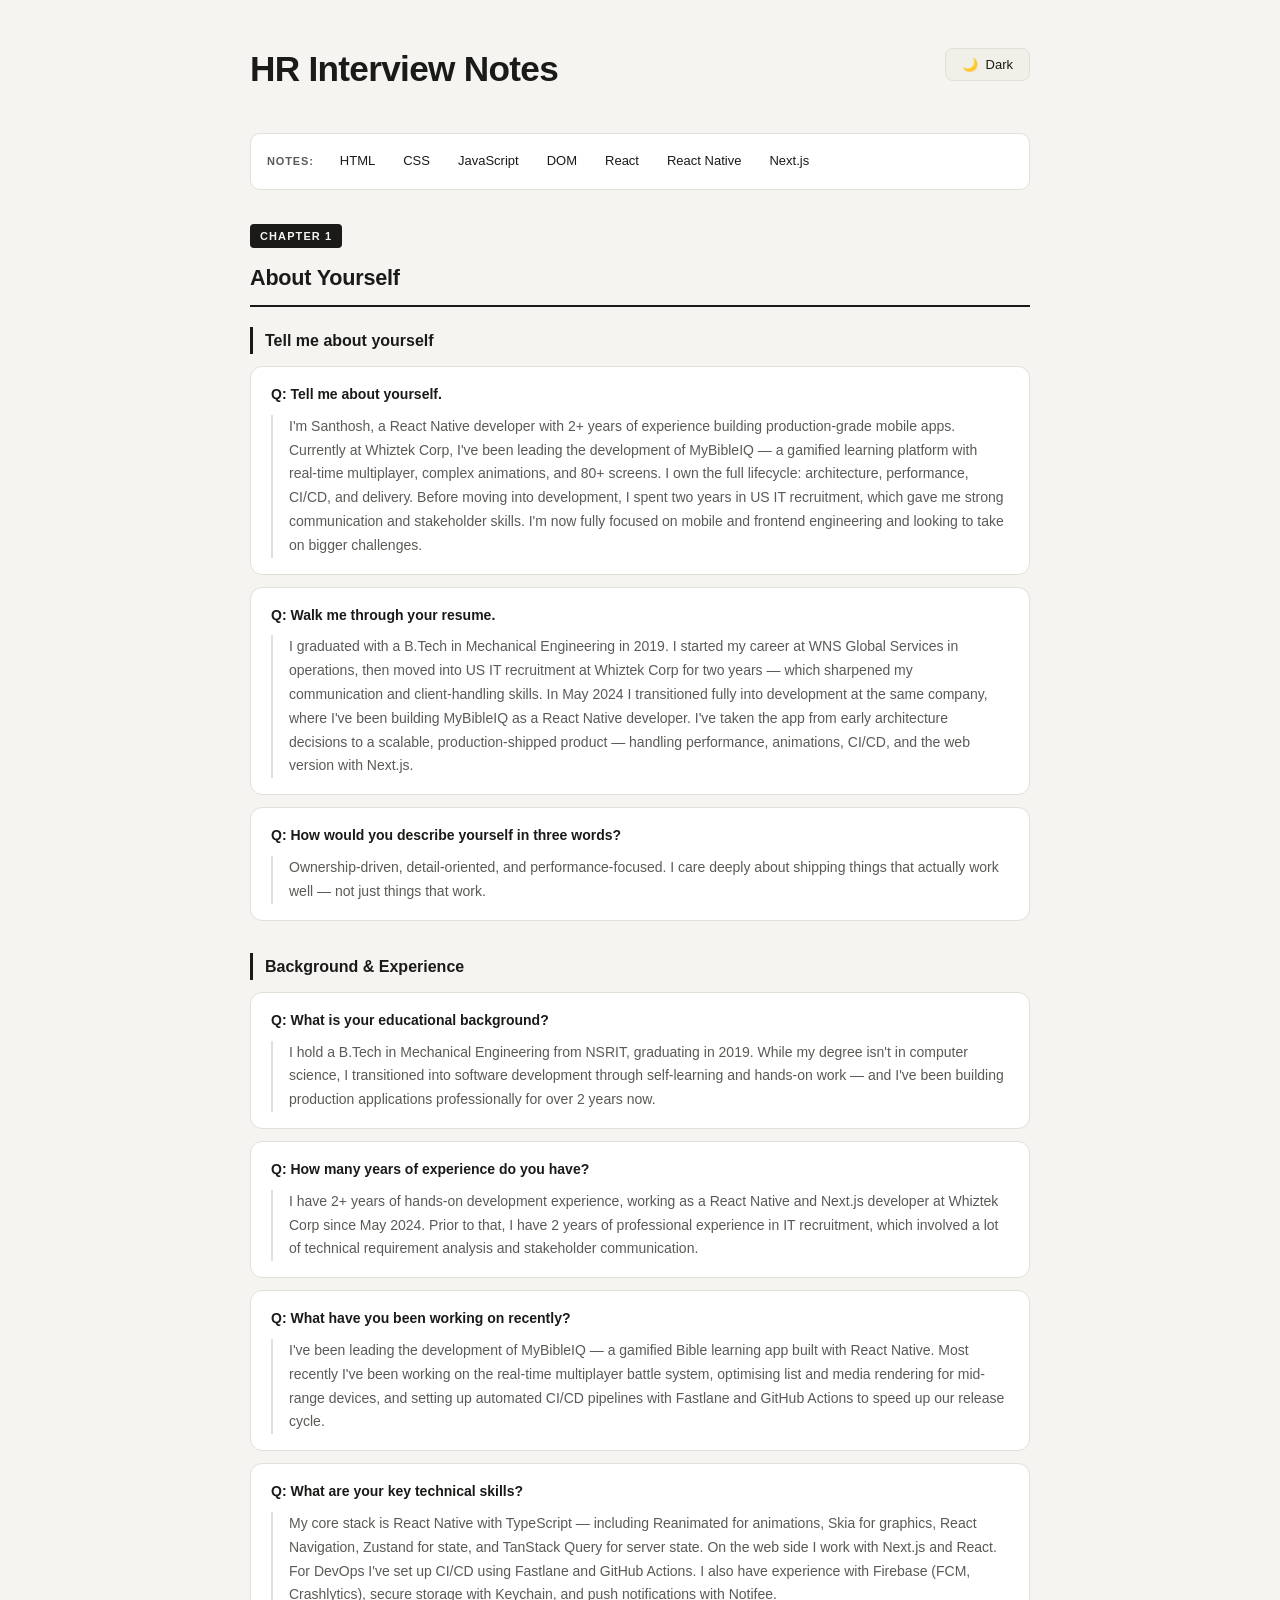
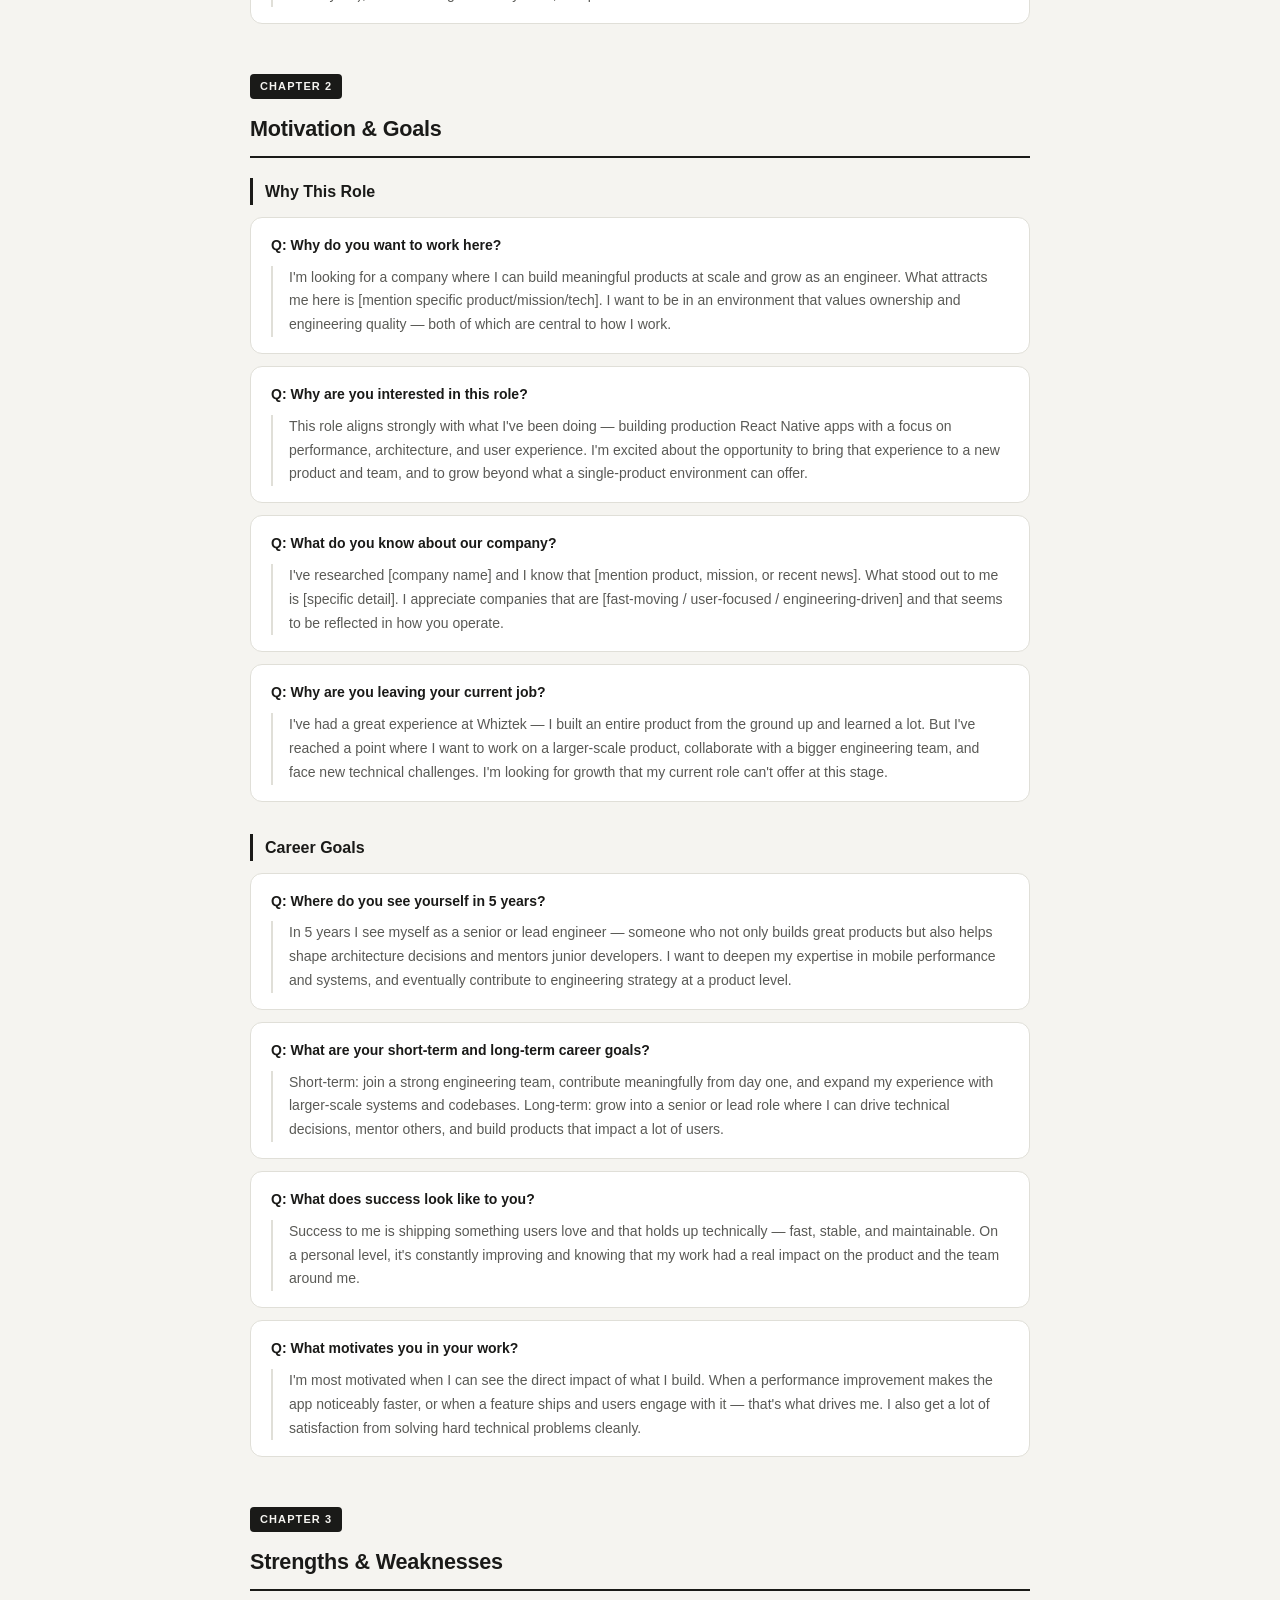
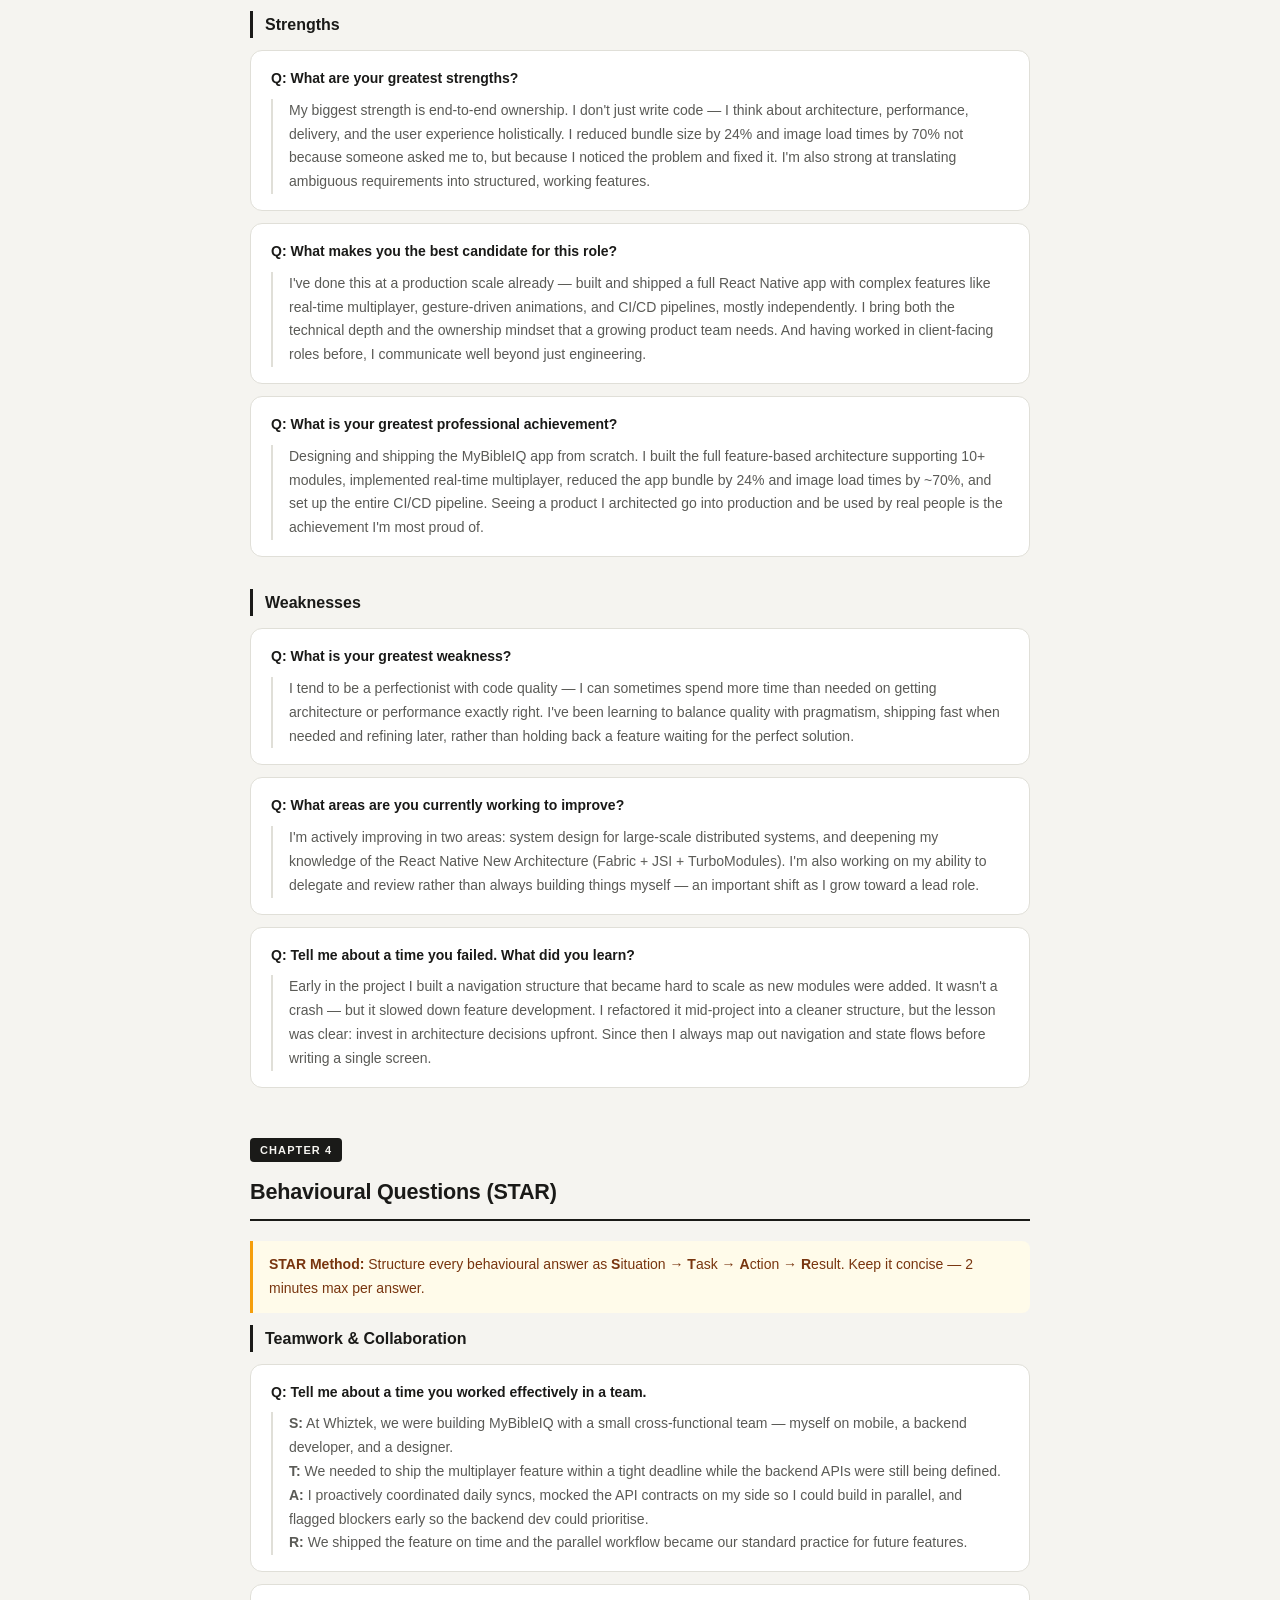
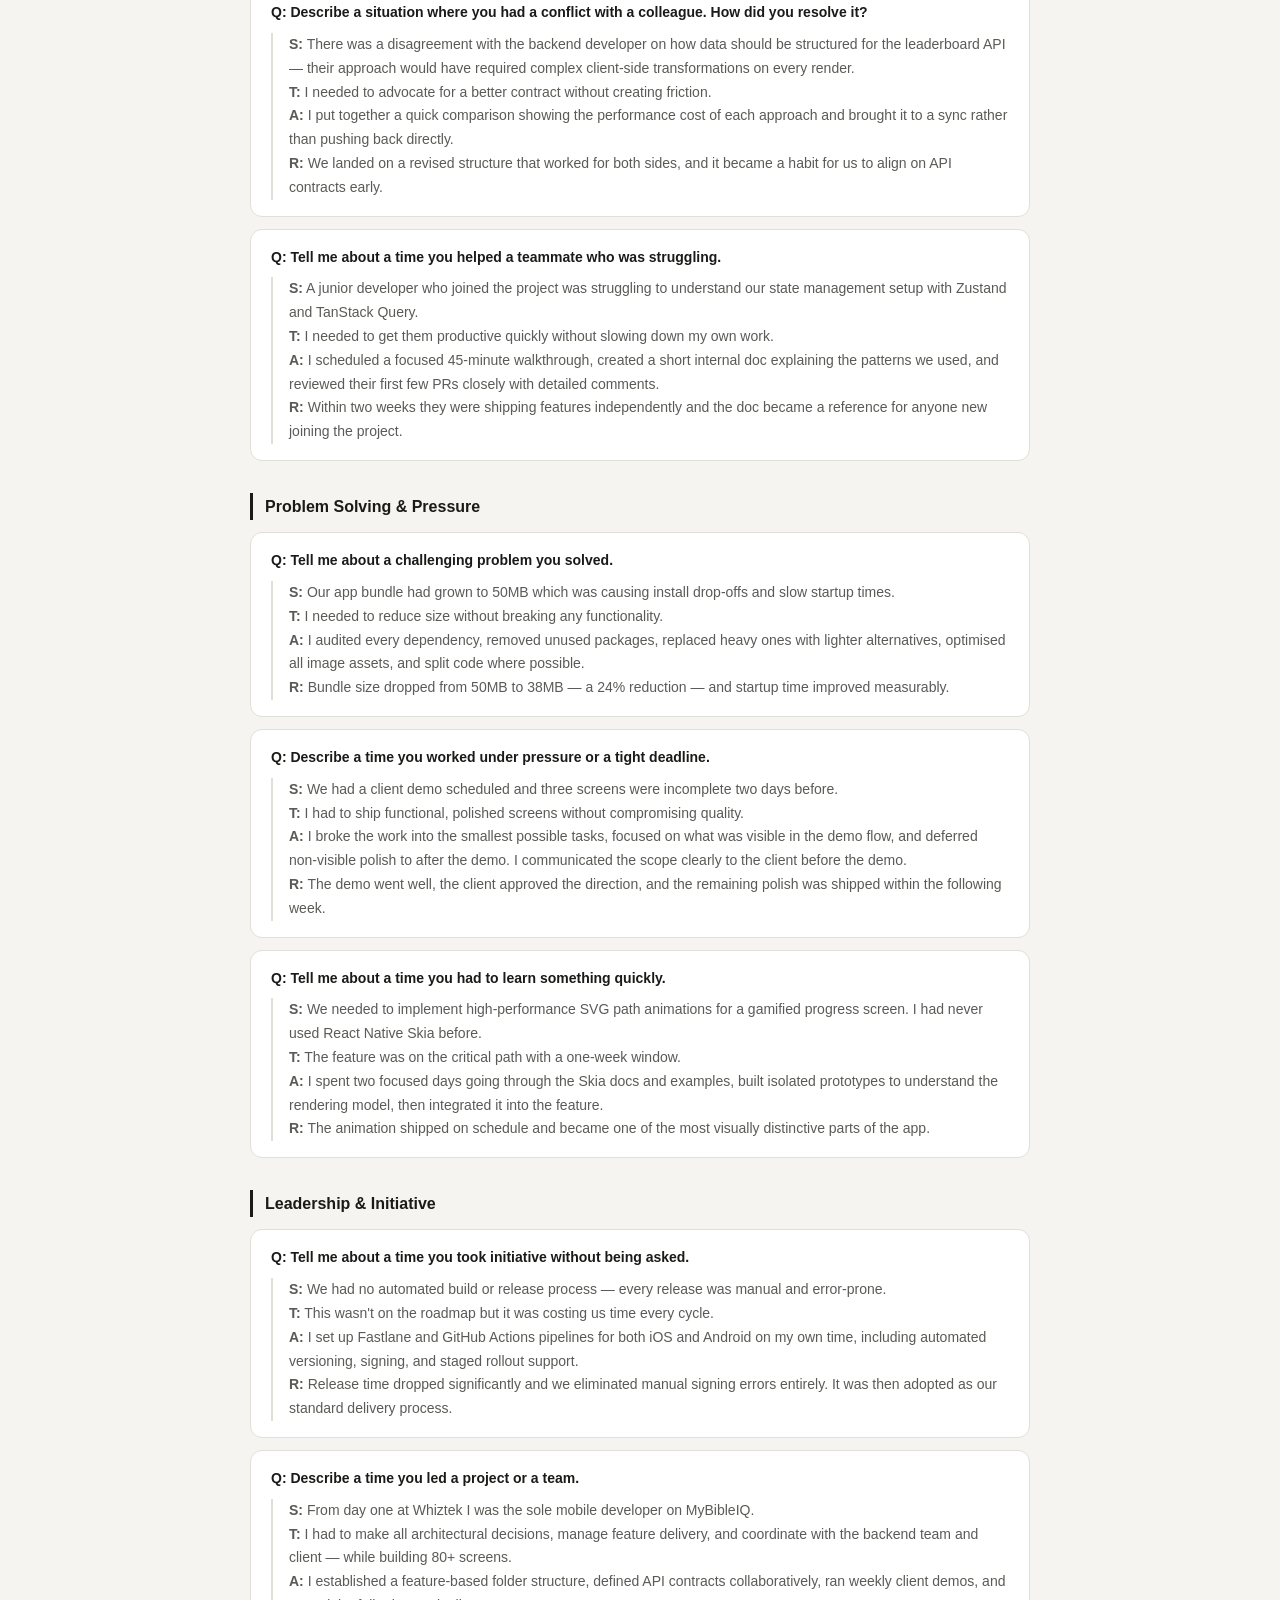
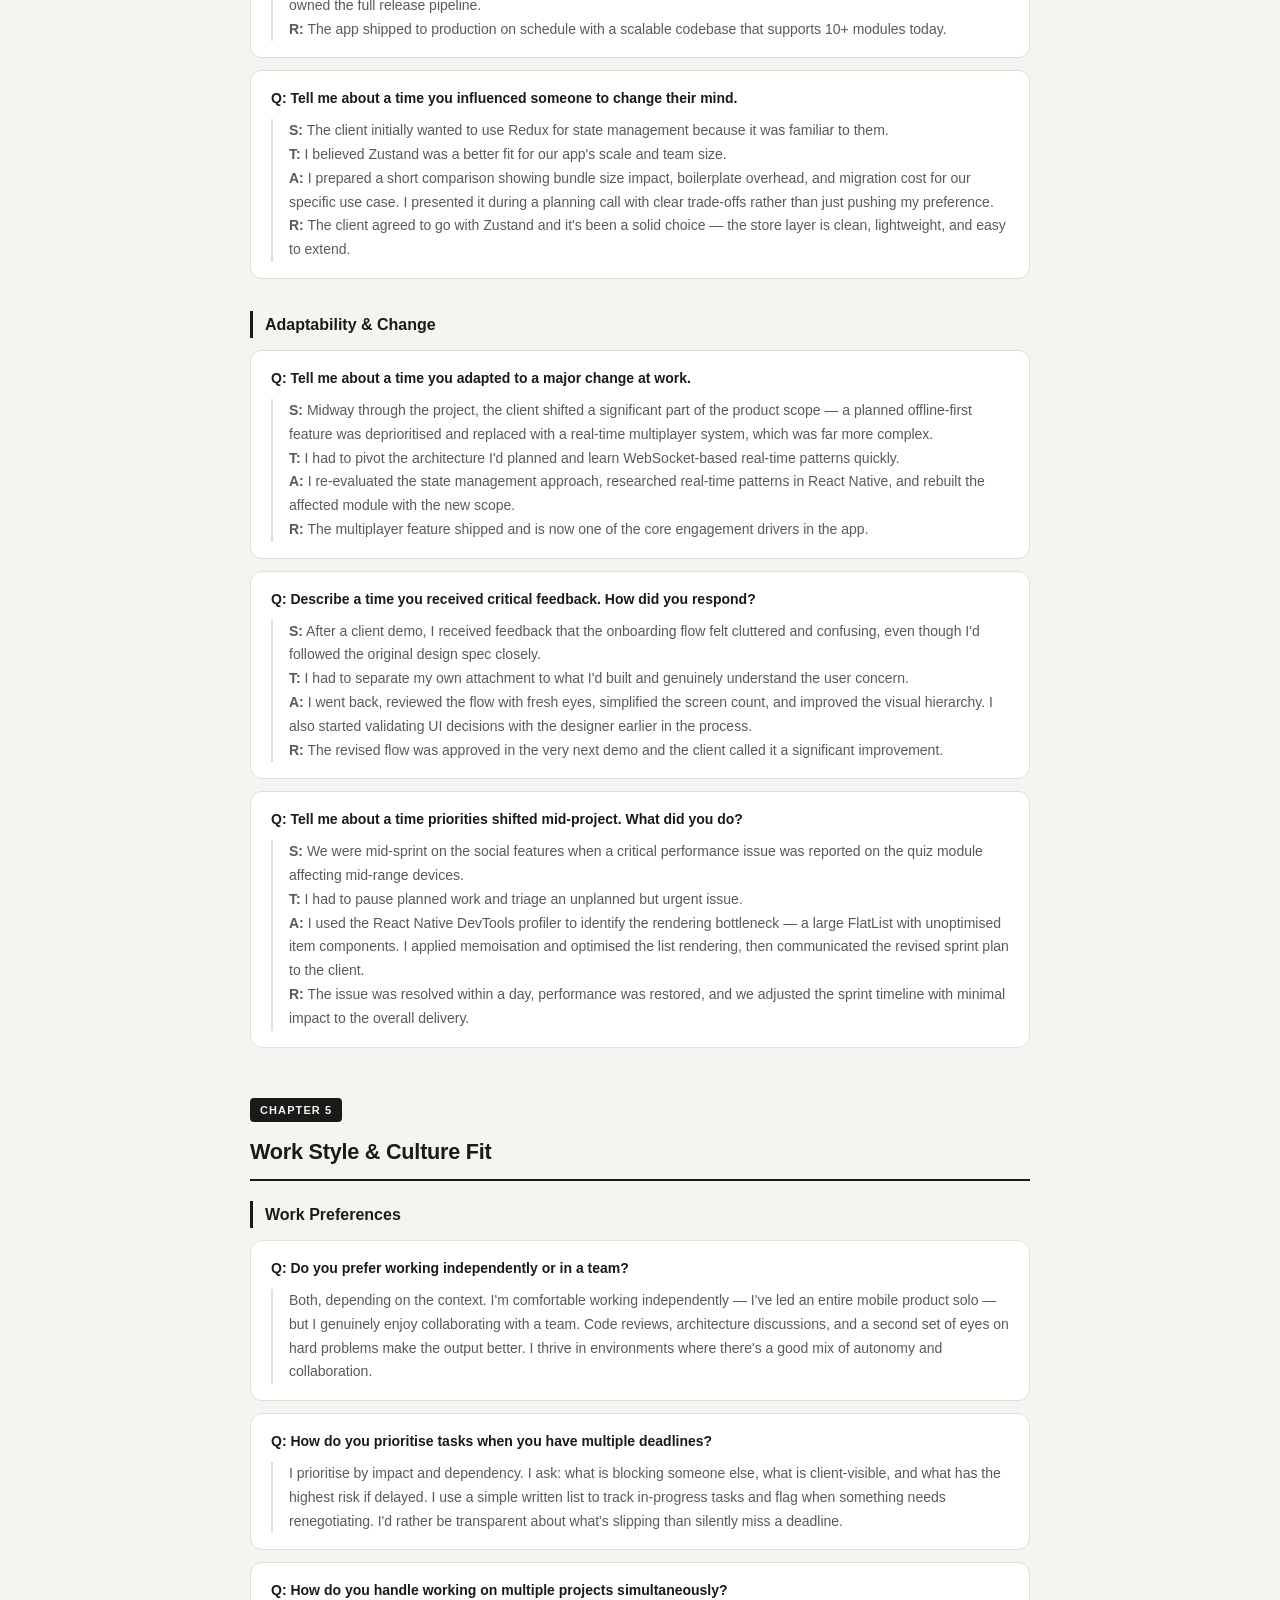
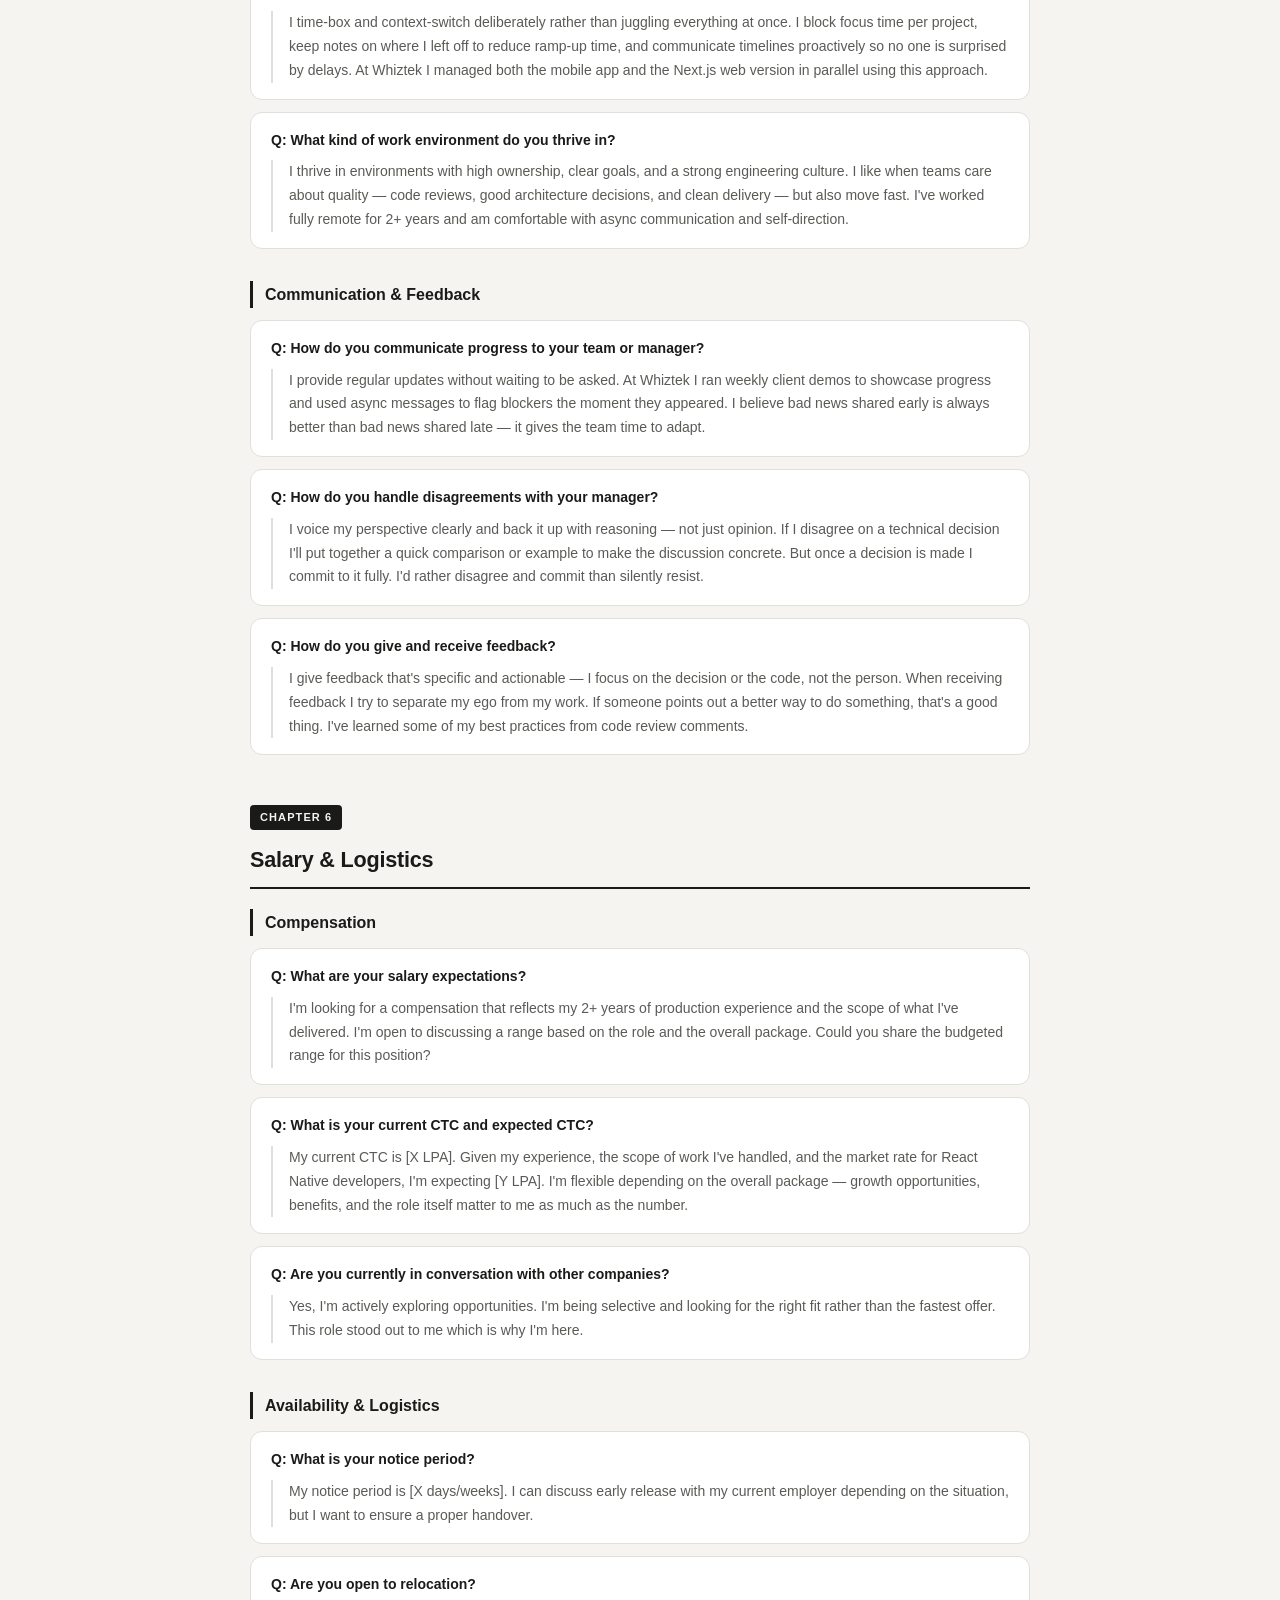
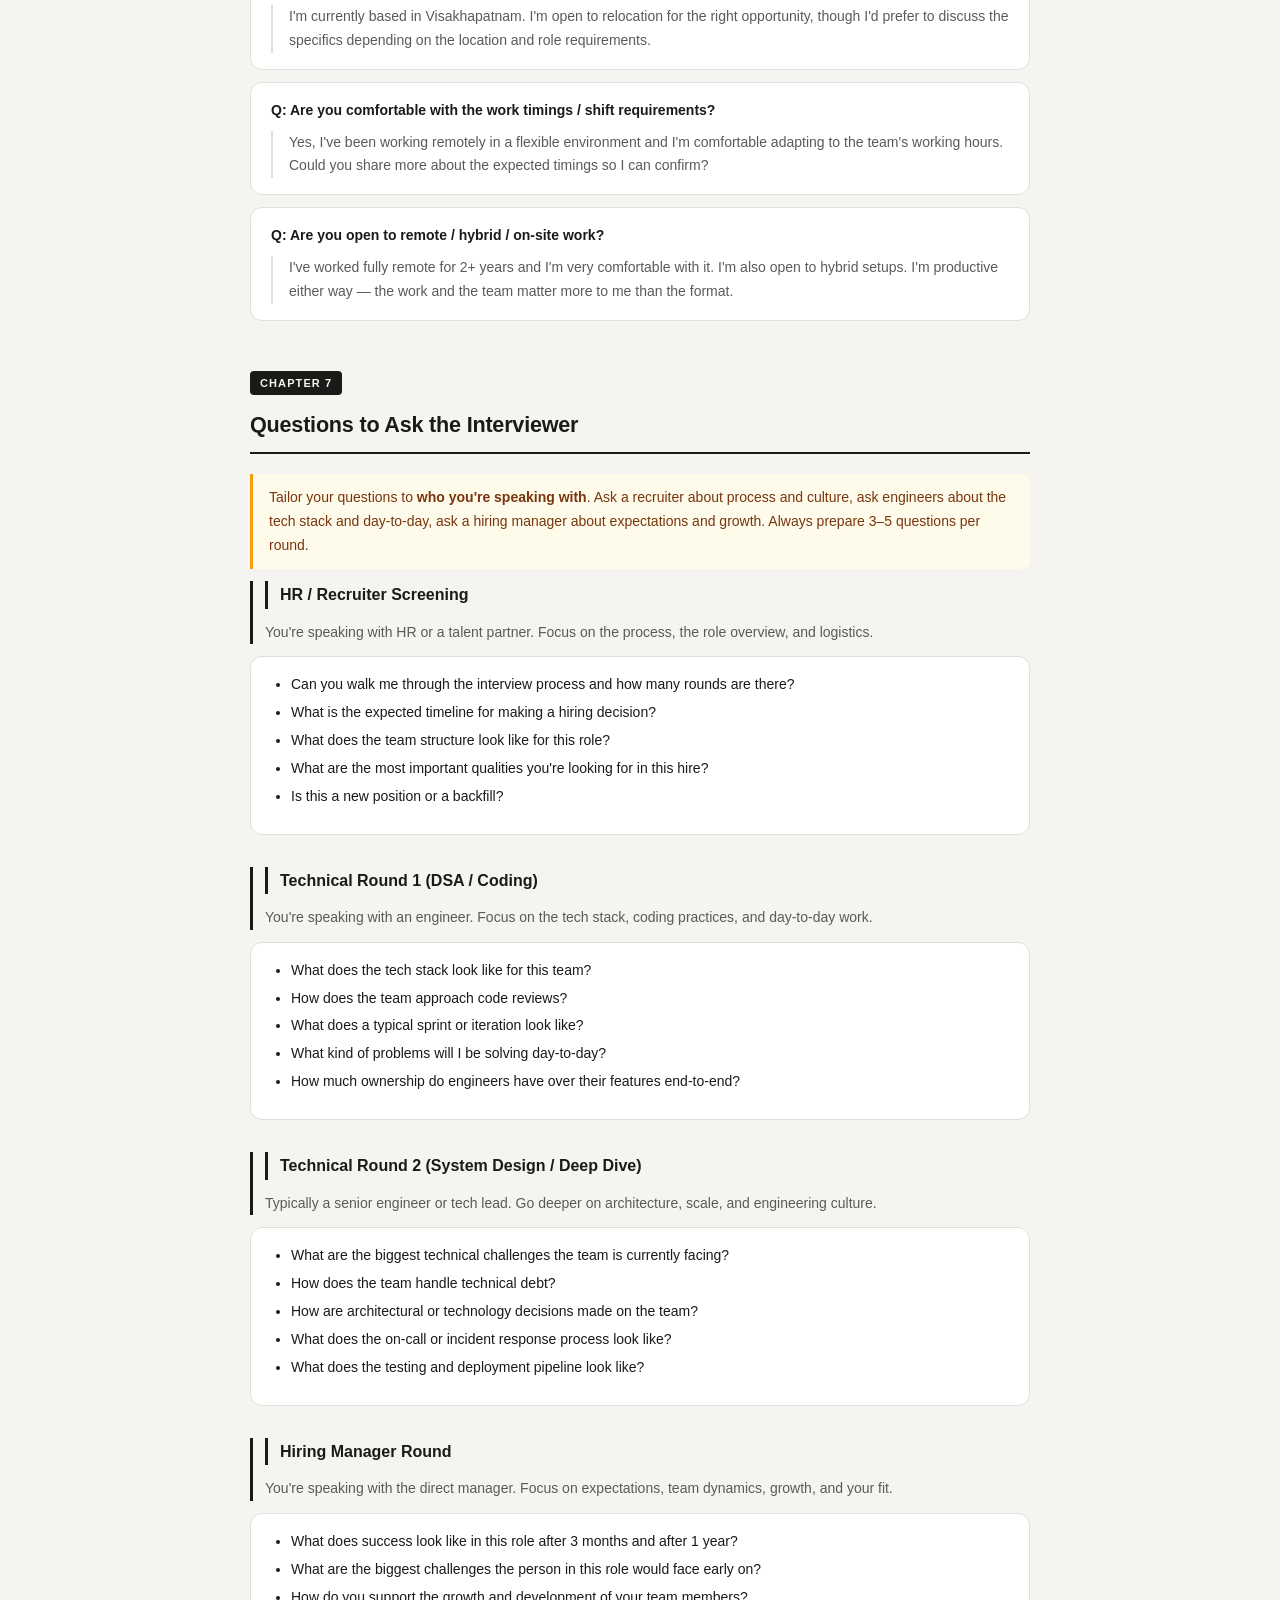
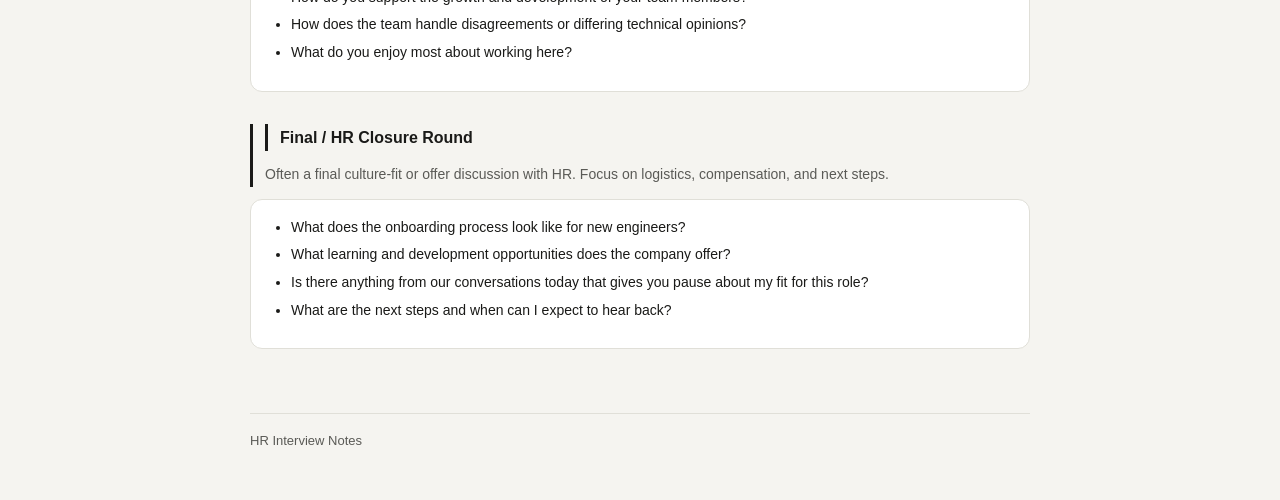
<file: hr-interview-notes.html>
<!doctype html>
<html lang="en">
  <head>
    <meta charset="UTF-8" />
    <meta name="viewport" content="width=device-width, initial-scale=1.0" />
    <title>HR Interview Notes</title>
    <link rel="stylesheet" href="shared.css" />
    <style>
      .section-header {
        border-left: 3px solid var(--h3-border);
        padding-left: 0.75rem;
        margin-bottom: 0.75rem;
      }

      .question {
        font-size: 14px;
        font-weight: 600;
        color: var(--text-color);
        margin-bottom: 0.5rem;
      }

      .answer {
        font-size: 14px;
        color: var(--text-secondary);
        padding-left: 1rem;
        border-left: 2px solid var(--card-border);
      }

      .answer br + strong {
        margin-top: 0.4rem;
      }

      .coming-soon {
        display: inline-block;
        font-size: 11px;
        font-weight: 600;
        letter-spacing: 0.08em;
        text-transform: uppercase;
        background: var(--code-bg);
        color: var(--text-secondary);
        padding: 2px 8px;
        border-radius: 4px;
      }
    </style>
  </head>
  <body>
    <div class="page">
      <header>
        <h1>HR Interview Notes</h1>
        <button class="theme-toggle" onclick="toggleTheme()">
          <span id="theme-icon">🌙</span>
          <span id="theme-text">Dark</span>
        </button>
      </header>

      <nav class="nav-bar">
        <span class="nav-label">Notes:</span>
        <a href="html-notes.html">HTML</a>
        <a href="css-notes.html">CSS</a>
        <a href="javascript-notes.html">JavaScript</a>
        <a href="dom-notes.html">DOM</a>
        <a href="react-notes.html">React</a>
        <a href="react-native-notes.html">React Native</a>
        <a href="nextjs-notes.html">Next.js</a>
      </nav>

      <!-- ═══════════════════════════════════════
           CHAPTER 1 — About Yourself
      ════════════════════════════════════════ -->
      <div class="chapter">
        <div class="chapter-heading">Chapter 1</div>
        <h2>About Yourself</h2>

        <section>
          <h3>Tell me about yourself</h3>
          <div class="card">
            <div class="question">Q: Tell me about yourself.</div>
            <div class="answer">I'm Santhosh, a React Native developer with 2+ years of experience building production-grade mobile apps. Currently at Whiztek Corp, I've been leading the development of MyBibleIQ — a gamified learning platform with real-time multiplayer, complex animations, and 80+ screens. I own the full lifecycle: architecture, performance, CI/CD, and delivery. Before moving into development, I spent two years in US IT recruitment, which gave me strong communication and stakeholder skills. I'm now fully focused on mobile and frontend engineering and looking to take on bigger challenges.</div>
          </div>
          <div class="card">
            <div class="question">Q: Walk me through your resume.</div>
            <div class="answer">I graduated with a B.Tech in Mechanical Engineering in 2019. I started my career at WNS Global Services in operations, then moved into US IT recruitment at Whiztek Corp for two years — which sharpened my communication and client-handling skills. In May 2024 I transitioned fully into development at the same company, where I've been building MyBibleIQ as a React Native developer. I've taken the app from early architecture decisions to a scalable, production-shipped product — handling performance, animations, CI/CD, and the web version with Next.js.</div>
          </div>
          <div class="card">
            <div class="question">Q: How would you describe yourself in three words?</div>
            <div class="answer">Ownership-driven, detail-oriented, and performance-focused. I care deeply about shipping things that actually work well — not just things that work.</div>
          </div>
        </section>

        <section>
          <h3>Background &amp; Experience</h3>
          <div class="card">
            <div class="question">Q: What is your educational background?</div>
            <div class="answer">I hold a B.Tech in Mechanical Engineering from NSRIT, graduating in 2019. While my degree isn't in computer science, I transitioned into software development through self-learning and hands-on work — and I've been building production applications professionally for over 2 years now.</div>
          </div>
          <div class="card">
            <div class="question">Q: How many years of experience do you have?</div>
            <div class="answer">I have 2+ years of hands-on development experience, working as a React Native and Next.js developer at Whiztek Corp since May 2024. Prior to that, I have 2 years of professional experience in IT recruitment, which involved a lot of technical requirement analysis and stakeholder communication.</div>
          </div>
          <div class="card">
            <div class="question">Q: What have you been working on recently?</div>
            <div class="answer">I've been leading the development of MyBibleIQ — a gamified Bible learning app built with React Native. Most recently I've been working on the real-time multiplayer battle system, optimising list and media rendering for mid-range devices, and setting up automated CI/CD pipelines with Fastlane and GitHub Actions to speed up our release cycle.</div>
          </div>
          <div class="card">
            <div class="question">Q: What are your key technical skills?</div>
            <div class="answer">My core stack is React Native with TypeScript — including Reanimated for animations, Skia for graphics, React Navigation, Zustand for state, and TanStack Query for server state. On the web side I work with Next.js and React. For DevOps I've set up CI/CD using Fastlane and GitHub Actions. I also have experience with Firebase (FCM, Crashlytics), secure storage with Keychain, and push notifications with Notifee.</div>
          </div>
        </section>
      </div>

      <!-- ═══════════════════════════════════════
           CHAPTER 2 — Motivation & Goals
      ════════════════════════════════════════ -->
      <div class="chapter">
        <div class="chapter-heading">Chapter 2</div>
        <h2>Motivation &amp; Goals</h2>

        <section>
          <h3>Why This Role</h3>
          <div class="card">
            <div class="question">Q: Why do you want to work here?</div>
            <div class="answer">I'm looking for a company where I can build meaningful products at scale and grow as an engineer. What attracts me here is [mention specific product/mission/tech]. I want to be in an environment that values ownership and engineering quality — both of which are central to how I work.</div>
          </div>
          <div class="card">
            <div class="question">Q: Why are you interested in this role?</div>
            <div class="answer">This role aligns strongly with what I've been doing — building production React Native apps with a focus on performance, architecture, and user experience. I'm excited about the opportunity to bring that experience to a new product and team, and to grow beyond what a single-product environment can offer.</div>
          </div>
          <div class="card">
            <div class="question">Q: What do you know about our company?</div>
            <div class="answer">I've researched [company name] and I know that [mention product, mission, or recent news]. What stood out to me is [specific detail]. I appreciate companies that are [fast-moving / user-focused / engineering-driven] and that seems to be reflected in how you operate.</div>
          </div>
          <div class="card">
            <div class="question">Q: Why are you leaving your current job?</div>
            <div class="answer">I've had a great experience at Whiztek — I built an entire product from the ground up and learned a lot. But I've reached a point where I want to work on a larger-scale product, collaborate with a bigger engineering team, and face new technical challenges. I'm looking for growth that my current role can't offer at this stage.</div>
          </div>
        </section>

        <section>
          <h3>Career Goals</h3>
          <div class="card">
            <div class="question">Q: Where do you see yourself in 5 years?</div>
            <div class="answer">In 5 years I see myself as a senior or lead engineer — someone who not only builds great products but also helps shape architecture decisions and mentors junior developers. I want to deepen my expertise in mobile performance and systems, and eventually contribute to engineering strategy at a product level.</div>
          </div>
          <div class="card">
            <div class="question">Q: What are your short-term and long-term career goals?</div>
            <div class="answer">Short-term: join a strong engineering team, contribute meaningfully from day one, and expand my experience with larger-scale systems and codebases. Long-term: grow into a senior or lead role where I can drive technical decisions, mentor others, and build products that impact a lot of users.</div>
          </div>
          <div class="card">
            <div class="question">Q: What does success look like to you?</div>
            <div class="answer">Success to me is shipping something users love and that holds up technically — fast, stable, and maintainable. On a personal level, it's constantly improving and knowing that my work had a real impact on the product and the team around me.</div>
          </div>
          <div class="card">
            <div class="question">Q: What motivates you in your work?</div>
            <div class="answer">I'm most motivated when I can see the direct impact of what I build. When a performance improvement makes the app noticeably faster, or when a feature ships and users engage with it — that's what drives me. I also get a lot of satisfaction from solving hard technical problems cleanly.</div>
          </div>
        </section>
      </div>

      <!-- ═══════════════════════════════════════
           CHAPTER 3 — Strengths & Weaknesses
      ════════════════════════════════════════ -->
      <div class="chapter">
        <div class="chapter-heading">Chapter 3</div>
        <h2>Strengths &amp; Weaknesses</h2>

        <section>
          <h3>Strengths</h3>
          <div class="card">
            <div class="question">Q: What are your greatest strengths?</div>
            <div class="answer">My biggest strength is end-to-end ownership. I don't just write code — I think about architecture, performance, delivery, and the user experience holistically. I reduced bundle size by 24% and image load times by 70% not because someone asked me to, but because I noticed the problem and fixed it. I'm also strong at translating ambiguous requirements into structured, working features.</div>
          </div>
          <div class="card">
            <div class="question">Q: What makes you the best candidate for this role?</div>
            <div class="answer">I've done this at a production scale already — built and shipped a full React Native app with complex features like real-time multiplayer, gesture-driven animations, and CI/CD pipelines, mostly independently. I bring both the technical depth and the ownership mindset that a growing product team needs. And having worked in client-facing roles before, I communicate well beyond just engineering.</div>
          </div>
          <div class="card">
            <div class="question">Q: What is your greatest professional achievement?</div>
            <div class="answer">Designing and shipping the MyBibleIQ app from scratch. I built the full feature-based architecture supporting 10+ modules, implemented real-time multiplayer, reduced the app bundle by 24% and image load times by ~70%, and set up the entire CI/CD pipeline. Seeing a product I architected go into production and be used by real people is the achievement I'm most proud of.</div>
          </div>
        </section>

        <section>
          <h3>Weaknesses</h3>
          <div class="card">
            <div class="question">Q: What is your greatest weakness?</div>
            <div class="answer">I tend to be a perfectionist with code quality — I can sometimes spend more time than needed on getting architecture or performance exactly right. I've been learning to balance quality with pragmatism, shipping fast when needed and refining later, rather than holding back a feature waiting for the perfect solution.</div>
          </div>
          <div class="card">
            <div class="question">Q: What areas are you currently working to improve?</div>
            <div class="answer">I'm actively improving in two areas: system design for large-scale distributed systems, and deepening my knowledge of the React Native New Architecture (Fabric + JSI + TurboModules). I'm also working on my ability to delegate and review rather than always building things myself — an important shift as I grow toward a lead role.</div>
          </div>
          <div class="card">
            <div class="question">Q: Tell me about a time you failed. What did you learn?</div>
            <div class="answer">Early in the project I built a navigation structure that became hard to scale as new modules were added. It wasn't a crash — but it slowed down feature development. I refactored it mid-project into a cleaner structure, but the lesson was clear: invest in architecture decisions upfront. Since then I always map out navigation and state flows before writing a single screen.</div>
          </div>
        </section>
      </div>

      <!-- ═══════════════════════════════════════
           CHAPTER 4 — Behavioural Questions (STAR)
      ════════════════════════════════════════ -->
      <div class="chapter">
        <div class="chapter-heading">Chapter 4</div>
        <h2>Behavioural Questions (STAR)</h2>

        <div class="highlight-box">
          <strong>STAR Method:</strong> Structure every behavioural answer as <strong>S</strong>ituation → <strong>T</strong>ask → <strong>A</strong>ction → <strong>R</strong>esult. Keep it concise — 2 minutes max per answer.
        </div>

        <section>
          <h3>Teamwork &amp; Collaboration</h3>
          <div class="card">
            <div class="question">Q: Tell me about a time you worked effectively in a team.</div>
            <div class="answer"><strong>S:</strong> At Whiztek, we were building MyBibleIQ with a small cross-functional team — myself on mobile, a backend developer, and a designer.<br><strong>T:</strong> We needed to ship the multiplayer feature within a tight deadline while the backend APIs were still being defined.<br><strong>A:</strong> I proactively coordinated daily syncs, mocked the API contracts on my side so I could build in parallel, and flagged blockers early so the backend dev could prioritise.<br><strong>R:</strong> We shipped the feature on time and the parallel workflow became our standard practice for future features.</div>
          </div>
          <div class="card">
            <div class="question">Q: Describe a situation where you had a conflict with a colleague. How did you resolve it?</div>
            <div class="answer"><strong>S:</strong> There was a disagreement with the backend developer on how data should be structured for the leaderboard API — their approach would have required complex client-side transformations on every render.<br><strong>T:</strong> I needed to advocate for a better contract without creating friction.<br><strong>A:</strong> I put together a quick comparison showing the performance cost of each approach and brought it to a sync rather than pushing back directly.<br><strong>R:</strong> We landed on a revised structure that worked for both sides, and it became a habit for us to align on API contracts early.</div>
          </div>
          <div class="card">
            <div class="question">Q: Tell me about a time you helped a teammate who was struggling.</div>
            <div class="answer"><strong>S:</strong> A junior developer who joined the project was struggling to understand our state management setup with Zustand and TanStack Query.<br><strong>T:</strong> I needed to get them productive quickly without slowing down my own work.<br><strong>A:</strong> I scheduled a focused 45-minute walkthrough, created a short internal doc explaining the patterns we used, and reviewed their first few PRs closely with detailed comments.<br><strong>R:</strong> Within two weeks they were shipping features independently and the doc became a reference for anyone new joining the project.</div>
          </div>
        </section>

        <section>
          <h3>Problem Solving &amp; Pressure</h3>
          <div class="card">
            <div class="question">Q: Tell me about a challenging problem you solved.</div>
            <div class="answer"><strong>S:</strong> Our app bundle had grown to 50MB which was causing install drop-offs and slow startup times.<br><strong>T:</strong> I needed to reduce size without breaking any functionality.<br><strong>A:</strong> I audited every dependency, removed unused packages, replaced heavy ones with lighter alternatives, optimised all image assets, and split code where possible.<br><strong>R:</strong> Bundle size dropped from 50MB to 38MB — a 24% reduction — and startup time improved measurably.</div>
          </div>
          <div class="card">
            <div class="question">Q: Describe a time you worked under pressure or a tight deadline.</div>
            <div class="answer"><strong>S:</strong> We had a client demo scheduled and three screens were incomplete two days before.<br><strong>T:</strong> I had to ship functional, polished screens without compromising quality.<br><strong>A:</strong> I broke the work into the smallest possible tasks, focused on what was visible in the demo flow, and deferred non-visible polish to after the demo. I communicated the scope clearly to the client before the demo.<br><strong>R:</strong> The demo went well, the client approved the direction, and the remaining polish was shipped within the following week.</div>
          </div>
          <div class="card">
            <div class="question">Q: Tell me about a time you had to learn something quickly.</div>
            <div class="answer"><strong>S:</strong> We needed to implement high-performance SVG path animations for a gamified progress screen. I had never used React Native Skia before.<br><strong>T:</strong> The feature was on the critical path with a one-week window.<br><strong>A:</strong> I spent two focused days going through the Skia docs and examples, built isolated prototypes to understand the rendering model, then integrated it into the feature.<br><strong>R:</strong> The animation shipped on schedule and became one of the most visually distinctive parts of the app.</div>
          </div>
        </section>

        <section>
          <h3>Leadership &amp; Initiative</h3>
          <div class="card">
            <div class="question">Q: Tell me about a time you took initiative without being asked.</div>
            <div class="answer"><strong>S:</strong> We had no automated build or release process — every release was manual and error-prone.<br><strong>T:</strong> This wasn't on the roadmap but it was costing us time every cycle.<br><strong>A:</strong> I set up Fastlane and GitHub Actions pipelines for both iOS and Android on my own time, including automated versioning, signing, and staged rollout support.<br><strong>R:</strong> Release time dropped significantly and we eliminated manual signing errors entirely. It was then adopted as our standard delivery process.</div>
          </div>
          <div class="card">
            <div class="question">Q: Describe a time you led a project or a team.</div>
            <div class="answer"><strong>S:</strong> From day one at Whiztek I was the sole mobile developer on MyBibleIQ.<br><strong>T:</strong> I had to make all architectural decisions, manage feature delivery, and coordinate with the backend team and client — while building 80+ screens.<br><strong>A:</strong> I established a feature-based folder structure, defined API contracts collaboratively, ran weekly client demos, and owned the full release pipeline.<br><strong>R:</strong> The app shipped to production on schedule with a scalable codebase that supports 10+ modules today.</div>
          </div>
          <div class="card">
            <div class="question">Q: Tell me about a time you influenced someone to change their mind.</div>
            <div class="answer"><strong>S:</strong> The client initially wanted to use Redux for state management because it was familiar to them.<br><strong>T:</strong> I believed Zustand was a better fit for our app's scale and team size.<br><strong>A:</strong> I prepared a short comparison showing bundle size impact, boilerplate overhead, and migration cost for our specific use case. I presented it during a planning call with clear trade-offs rather than just pushing my preference.<br><strong>R:</strong> The client agreed to go with Zustand and it's been a solid choice — the store layer is clean, lightweight, and easy to extend.</div>
          </div>
        </section>

        <section>
          <h3>Adaptability &amp; Change</h3>
          <div class="card">
            <div class="question">Q: Tell me about a time you adapted to a major change at work.</div>
            <div class="answer"><strong>S:</strong> Midway through the project, the client shifted a significant part of the product scope — a planned offline-first feature was deprioritised and replaced with a real-time multiplayer system, which was far more complex.<br><strong>T:</strong> I had to pivot the architecture I'd planned and learn WebSocket-based real-time patterns quickly.<br><strong>A:</strong> I re-evaluated the state management approach, researched real-time patterns in React Native, and rebuilt the affected module with the new scope.<br><strong>R:</strong> The multiplayer feature shipped and is now one of the core engagement drivers in the app.</div>
          </div>
          <div class="card">
            <div class="question">Q: Describe a time you received critical feedback. How did you respond?</div>
            <div class="answer"><strong>S:</strong> After a client demo, I received feedback that the onboarding flow felt cluttered and confusing, even though I'd followed the original design spec closely.<br><strong>T:</strong> I had to separate my own attachment to what I'd built and genuinely understand the user concern.<br><strong>A:</strong> I went back, reviewed the flow with fresh eyes, simplified the screen count, and improved the visual hierarchy. I also started validating UI decisions with the designer earlier in the process.<br><strong>R:</strong> The revised flow was approved in the very next demo and the client called it a significant improvement.</div>
          </div>
          <div class="card">
            <div class="question">Q: Tell me about a time priorities shifted mid-project. What did you do?</div>
            <div class="answer"><strong>S:</strong> We were mid-sprint on the social features when a critical performance issue was reported on the quiz module affecting mid-range devices.<br><strong>T:</strong> I had to pause planned work and triage an unplanned but urgent issue.<br><strong>A:</strong> I used the React Native DevTools profiler to identify the rendering bottleneck — a large FlatList with unoptimised item components. I applied memoisation and optimised the list rendering, then communicated the revised sprint plan to the client.<br><strong>R:</strong> The issue was resolved within a day, performance was restored, and we adjusted the sprint timeline with minimal impact to the overall delivery.</div>
          </div>
        </section>
      </div>

      <!-- ═══════════════════════════════════════
           CHAPTER 5 — Work Style & Culture Fit
      ════════════════════════════════════════ -->
      <div class="chapter">
        <div class="chapter-heading">Chapter 5</div>
        <h2>Work Style &amp; Culture Fit</h2>

        <section>
          <h3>Work Preferences</h3>
          <div class="card">
            <div class="question">Q: Do you prefer working independently or in a team?</div>
            <div class="answer">Both, depending on the context. I'm comfortable working independently — I've led an entire mobile product solo — but I genuinely enjoy collaborating with a team. Code reviews, architecture discussions, and a second set of eyes on hard problems make the output better. I thrive in environments where there's a good mix of autonomy and collaboration.</div>
          </div>
          <div class="card">
            <div class="question">Q: How do you prioritise tasks when you have multiple deadlines?</div>
            <div class="answer">I prioritise by impact and dependency. I ask: what is blocking someone else, what is client-visible, and what has the highest risk if delayed. I use a simple written list to track in-progress tasks and flag when something needs renegotiating. I'd rather be transparent about what's slipping than silently miss a deadline.</div>
          </div>
          <div class="card">
            <div class="question">Q: How do you handle working on multiple projects simultaneously?</div>
            <div class="answer">I time-box and context-switch deliberately rather than juggling everything at once. I block focus time per project, keep notes on where I left off to reduce ramp-up time, and communicate timelines proactively so no one is surprised by delays. At Whiztek I managed both the mobile app and the Next.js web version in parallel using this approach.</div>
          </div>
          <div class="card">
            <div class="question">Q: What kind of work environment do you thrive in?</div>
            <div class="answer">I thrive in environments with high ownership, clear goals, and a strong engineering culture. I like when teams care about quality — code reviews, good architecture decisions, and clean delivery — but also move fast. I've worked fully remote for 2+ years and am comfortable with async communication and self-direction.</div>
          </div>
        </section>

        <section>
          <h3>Communication &amp; Feedback</h3>
          <div class="card">
            <div class="question">Q: How do you communicate progress to your team or manager?</div>
            <div class="answer">I provide regular updates without waiting to be asked. At Whiztek I ran weekly client demos to showcase progress and used async messages to flag blockers the moment they appeared. I believe bad news shared early is always better than bad news shared late — it gives the team time to adapt.</div>
          </div>
          <div class="card">
            <div class="question">Q: How do you handle disagreements with your manager?</div>
            <div class="answer">I voice my perspective clearly and back it up with reasoning — not just opinion. If I disagree on a technical decision I'll put together a quick comparison or example to make the discussion concrete. But once a decision is made I commit to it fully. I'd rather disagree and commit than silently resist.</div>
          </div>
          <div class="card">
            <div class="question">Q: How do you give and receive feedback?</div>
            <div class="answer">I give feedback that's specific and actionable — I focus on the decision or the code, not the person. When receiving feedback I try to separate my ego from my work. If someone points out a better way to do something, that's a good thing. I've learned some of my best practices from code review comments.</div>
          </div>
        </section>
      </div>

      <!-- ═══════════════════════════════════════
           CHAPTER 6 — Salary & Logistics
      ════════════════════════════════════════ -->
      <div class="chapter">
        <div class="chapter-heading">Chapter 6</div>
        <h2>Salary &amp; Logistics</h2>

        <section>
          <h3>Compensation</h3>
          <div class="card">
            <div class="question">Q: What are your salary expectations?</div>
            <div class="answer">I'm looking for a compensation that reflects my 2+ years of production experience and the scope of what I've delivered. I'm open to discussing a range based on the role and the overall package. Could you share the budgeted range for this position?</div>
          </div>
          <div class="card">
            <div class="question">Q: What is your current CTC and expected CTC?</div>
            <div class="answer">My current CTC is [X LPA]. Given my experience, the scope of work I've handled, and the market rate for React Native developers, I'm expecting [Y LPA]. I'm flexible depending on the overall package — growth opportunities, benefits, and the role itself matter to me as much as the number.</div>
          </div>
          <div class="card">
            <div class="question">Q: Are you currently in conversation with other companies?</div>
            <div class="answer">Yes, I'm actively exploring opportunities. I'm being selective and looking for the right fit rather than the fastest offer. This role stood out to me which is why I'm here.</div>
          </div>
        </section>

        <section>
          <h3>Availability &amp; Logistics</h3>
          <div class="card">
            <div class="question">Q: What is your notice period?</div>
            <div class="answer">My notice period is [X days/weeks]. I can discuss early release with my current employer depending on the situation, but I want to ensure a proper handover.</div>
          </div>
          <div class="card">
            <div class="question">Q: Are you open to relocation?</div>
            <div class="answer">I'm currently based in Visakhapatnam. I'm open to relocation for the right opportunity, though I'd prefer to discuss the specifics depending on the location and role requirements.</div>
          </div>
          <div class="card">
            <div class="question">Q: Are you comfortable with the work timings / shift requirements?</div>
            <div class="answer">Yes, I've been working remotely in a flexible environment and I'm comfortable adapting to the team's working hours. Could you share more about the expected timings so I can confirm?</div>
          </div>
          <div class="card">
            <div class="question">Q: Are you open to remote / hybrid / on-site work?</div>
            <div class="answer">I've worked fully remote for 2+ years and I'm very comfortable with it. I'm also open to hybrid setups. I'm productive either way — the work and the team matter more to me than the format.</div>
          </div>
        </section>
      </div>

      <!-- ═══════════════════════════════════════
           CHAPTER 7 — Questions to Ask the Interviewer
      ════════════════════════════════════════ -->
      <div class="chapter">
        <div class="chapter-heading">Chapter 7</div>
        <h2>Questions to Ask the Interviewer</h2>

        <div class="highlight-box">
          Tailor your questions to <strong>who you're speaking with</strong>. Ask a recruiter about process and culture, ask engineers about the tech stack and day-to-day, ask a hiring manager about expectations and growth. Always prepare 3–5 questions per round.
        </div>

        <section>
          <div class="section-header">
            <h3>HR / Recruiter Screening</h3>
            <p>You're speaking with HR or a talent partner. Focus on the process, the role overview, and logistics.</p>
          </div>
          <div class="card">
            <ul>
              <li>Can you walk me through the interview process and how many rounds are there?</li>
              <li>What is the expected timeline for making a hiring decision?</li>
              <li>What does the team structure look like for this role?</li>
              <li>What are the most important qualities you're looking for in this hire?</li>
              <li>Is this a new position or a backfill?</li>
            </ul>
          </div>
        </section>

        <section>
          <div class="section-header">
            <h3>Technical Round 1 (DSA / Coding)</h3>
            <p>You're speaking with an engineer. Focus on the tech stack, coding practices, and day-to-day work.</p>
          </div>
          <div class="card">
            <ul>
              <li>What does the tech stack look like for this team?</li>
              <li>How does the team approach code reviews?</li>
              <li>What does a typical sprint or iteration look like?</li>
              <li>What kind of problems will I be solving day-to-day?</li>
              <li>How much ownership do engineers have over their features end-to-end?</li>
            </ul>
          </div>
        </section>

        <section>
          <div class="section-header">
            <h3>Technical Round 2 (System Design / Deep Dive)</h3>
            <p>Typically a senior engineer or tech lead. Go deeper on architecture, scale, and engineering culture.</p>
          </div>
          <div class="card">
            <ul>
              <li>What are the biggest technical challenges the team is currently facing?</li>
              <li>How does the team handle technical debt?</li>
              <li>How are architectural or technology decisions made on the team?</li>
              <li>What does the on-call or incident response process look like?</li>
              <li>What does the testing and deployment pipeline look like?</li>
            </ul>
          </div>
        </section>

        <section>
          <div class="section-header">
            <h3>Hiring Manager Round</h3>
            <p>You're speaking with the direct manager. Focus on expectations, team dynamics, growth, and your fit.</p>
          </div>
          <div class="card">
            <ul>
              <li>What does success look like in this role after 3 months and after 1 year?</li>
              <li>What are the biggest challenges the person in this role would face early on?</li>
              <li>How do you support the growth and development of your team members?</li>
              <li>How does the team handle disagreements or differing technical opinions?</li>
              <li>What do you enjoy most about working here?</li>
            </ul>
          </div>
        </section>

        <section>
          <div class="section-header">
            <h3>Final / HR Closure Round</h3>
            <p>Often a final culture-fit or offer discussion with HR. Focus on logistics, compensation, and next steps.</p>
          </div>
          <div class="card">
            <ul>
              <li>What does the onboarding process look like for new engineers?</li>
              <li>What learning and development opportunities does the company offer?</li>
              <li>Is there anything from our conversations today that gives you pause about my fit for this role?</li>
              <li>What are the next steps and when can I expect to hear back?</li>
            </ul>
          </div>
        </section>
      </div>

      <footer style="margin-top: 4rem; padding-top: 1rem; border-top: 1px solid var(--card-border); font-size: 13px; color: var(--text-secondary);">
        HR Interview Notes
      </footer>
    </div>
    <script src="shared.js"></script>
  </body>
</html>
</file>
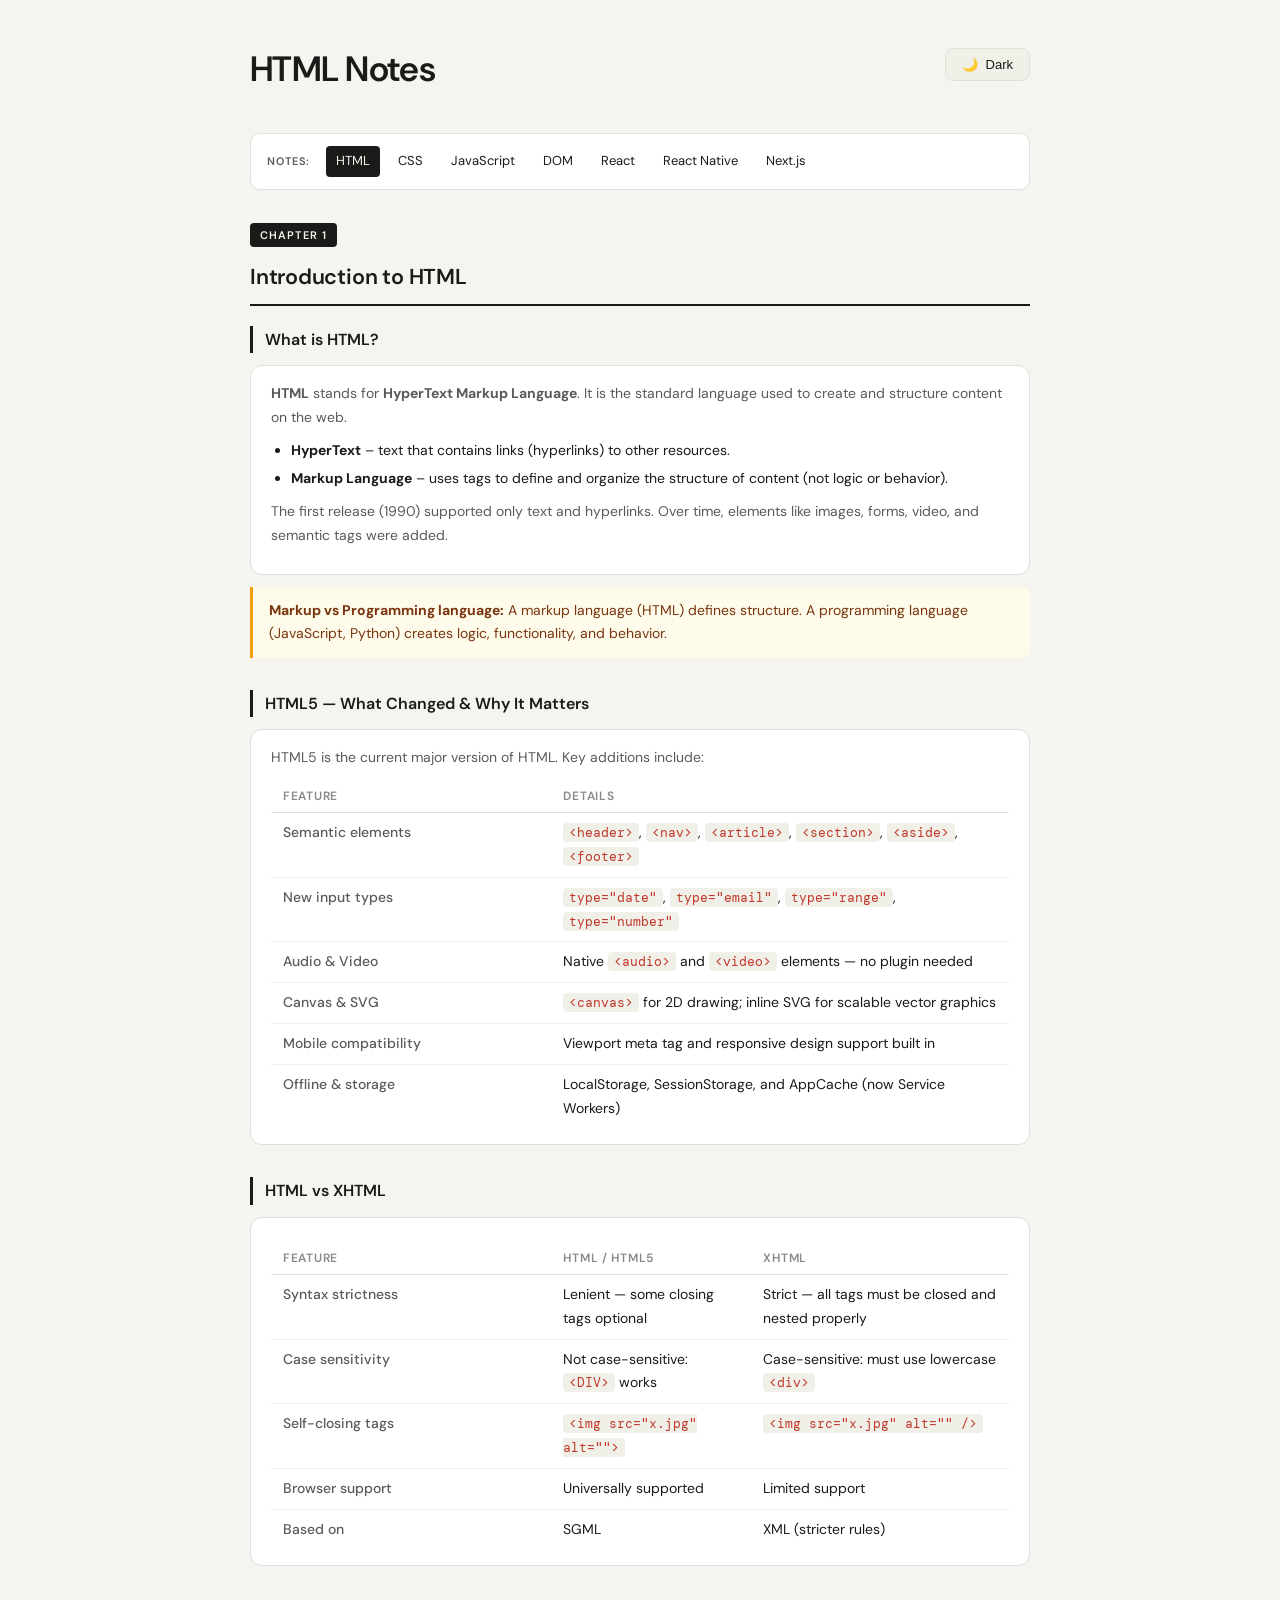
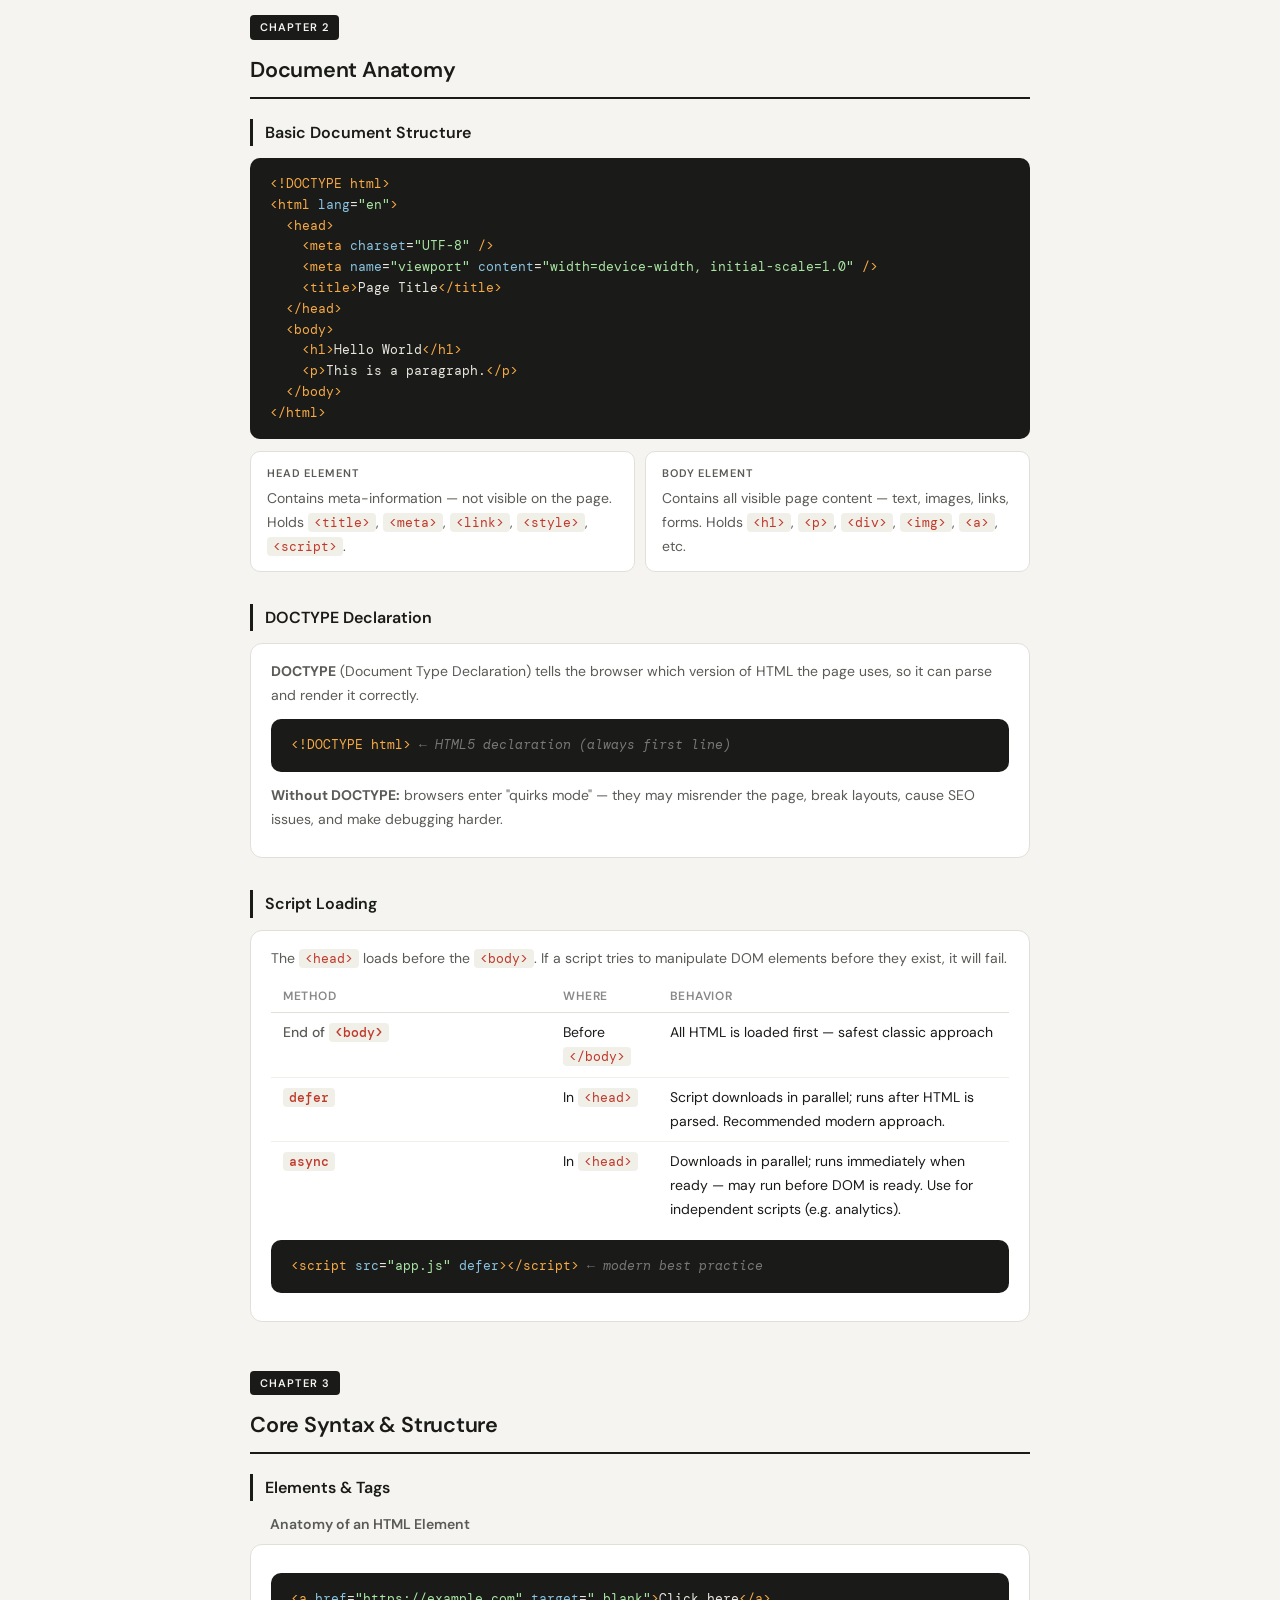
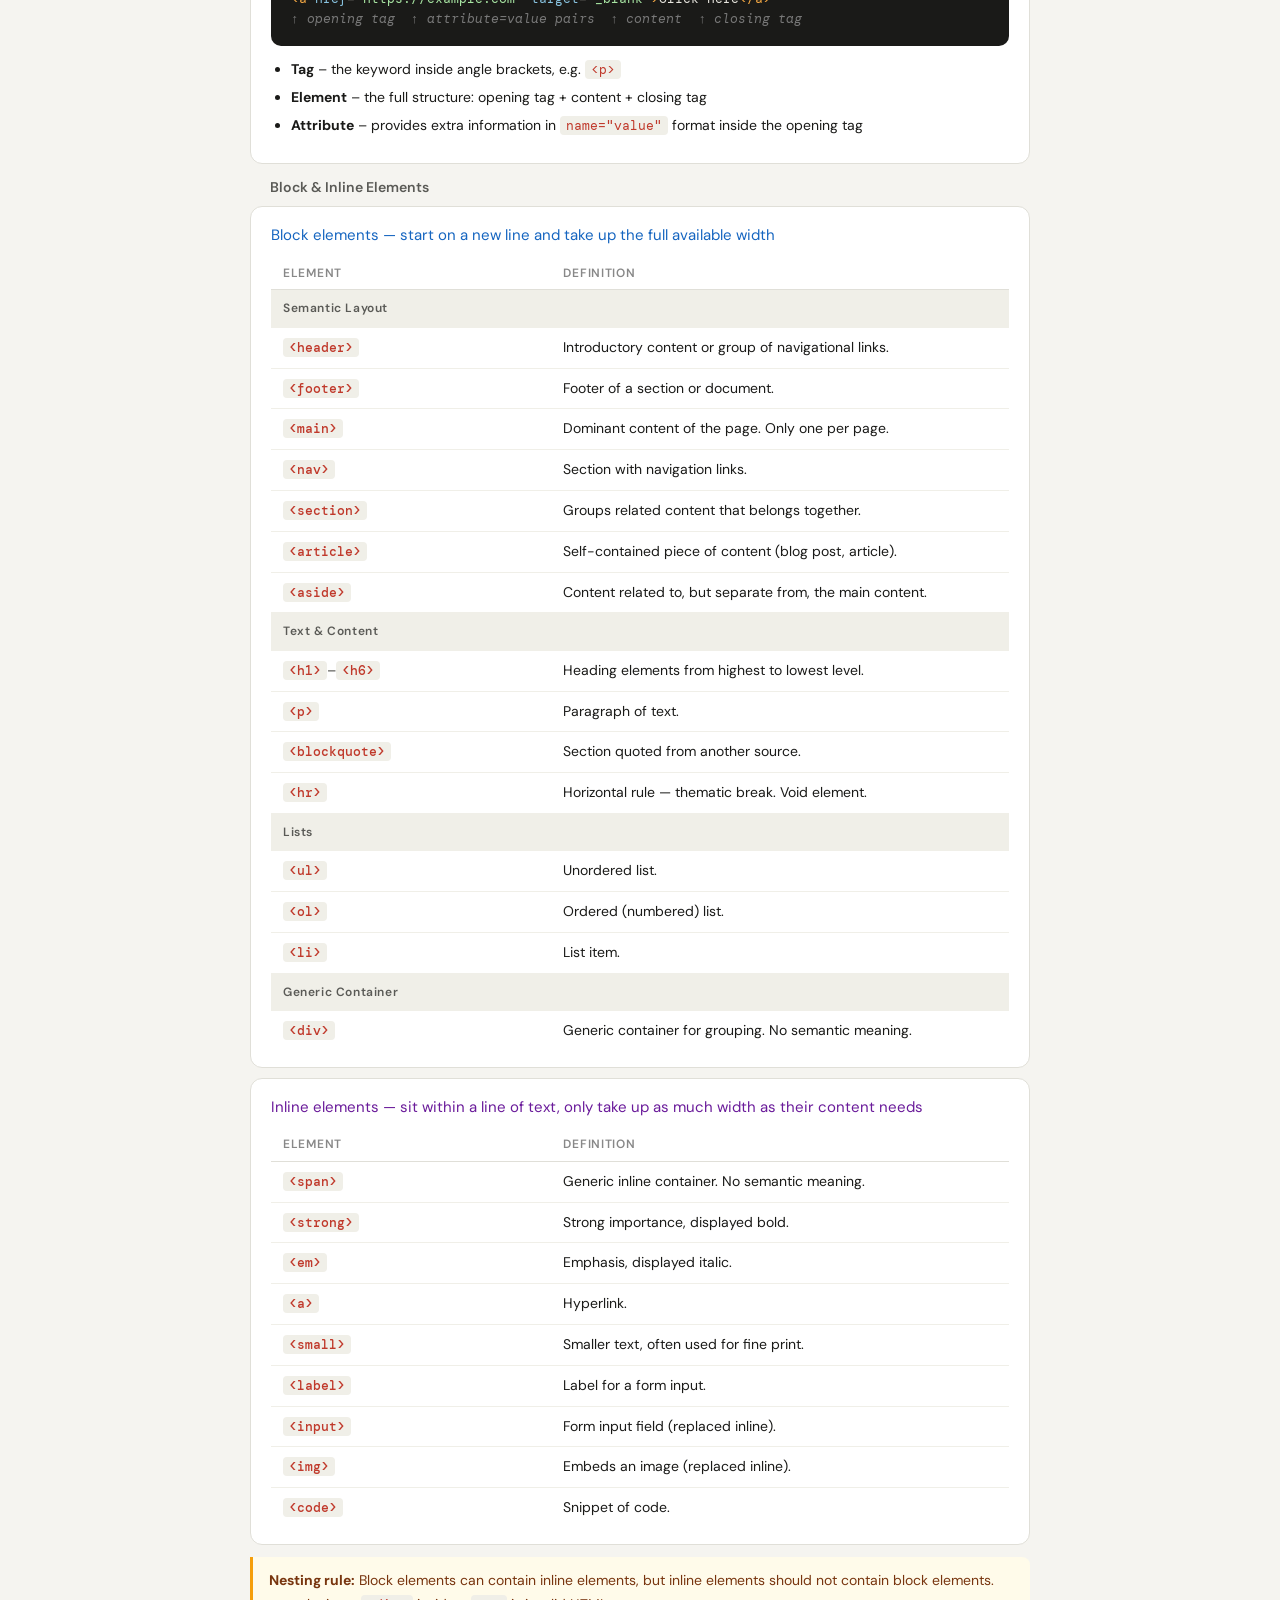
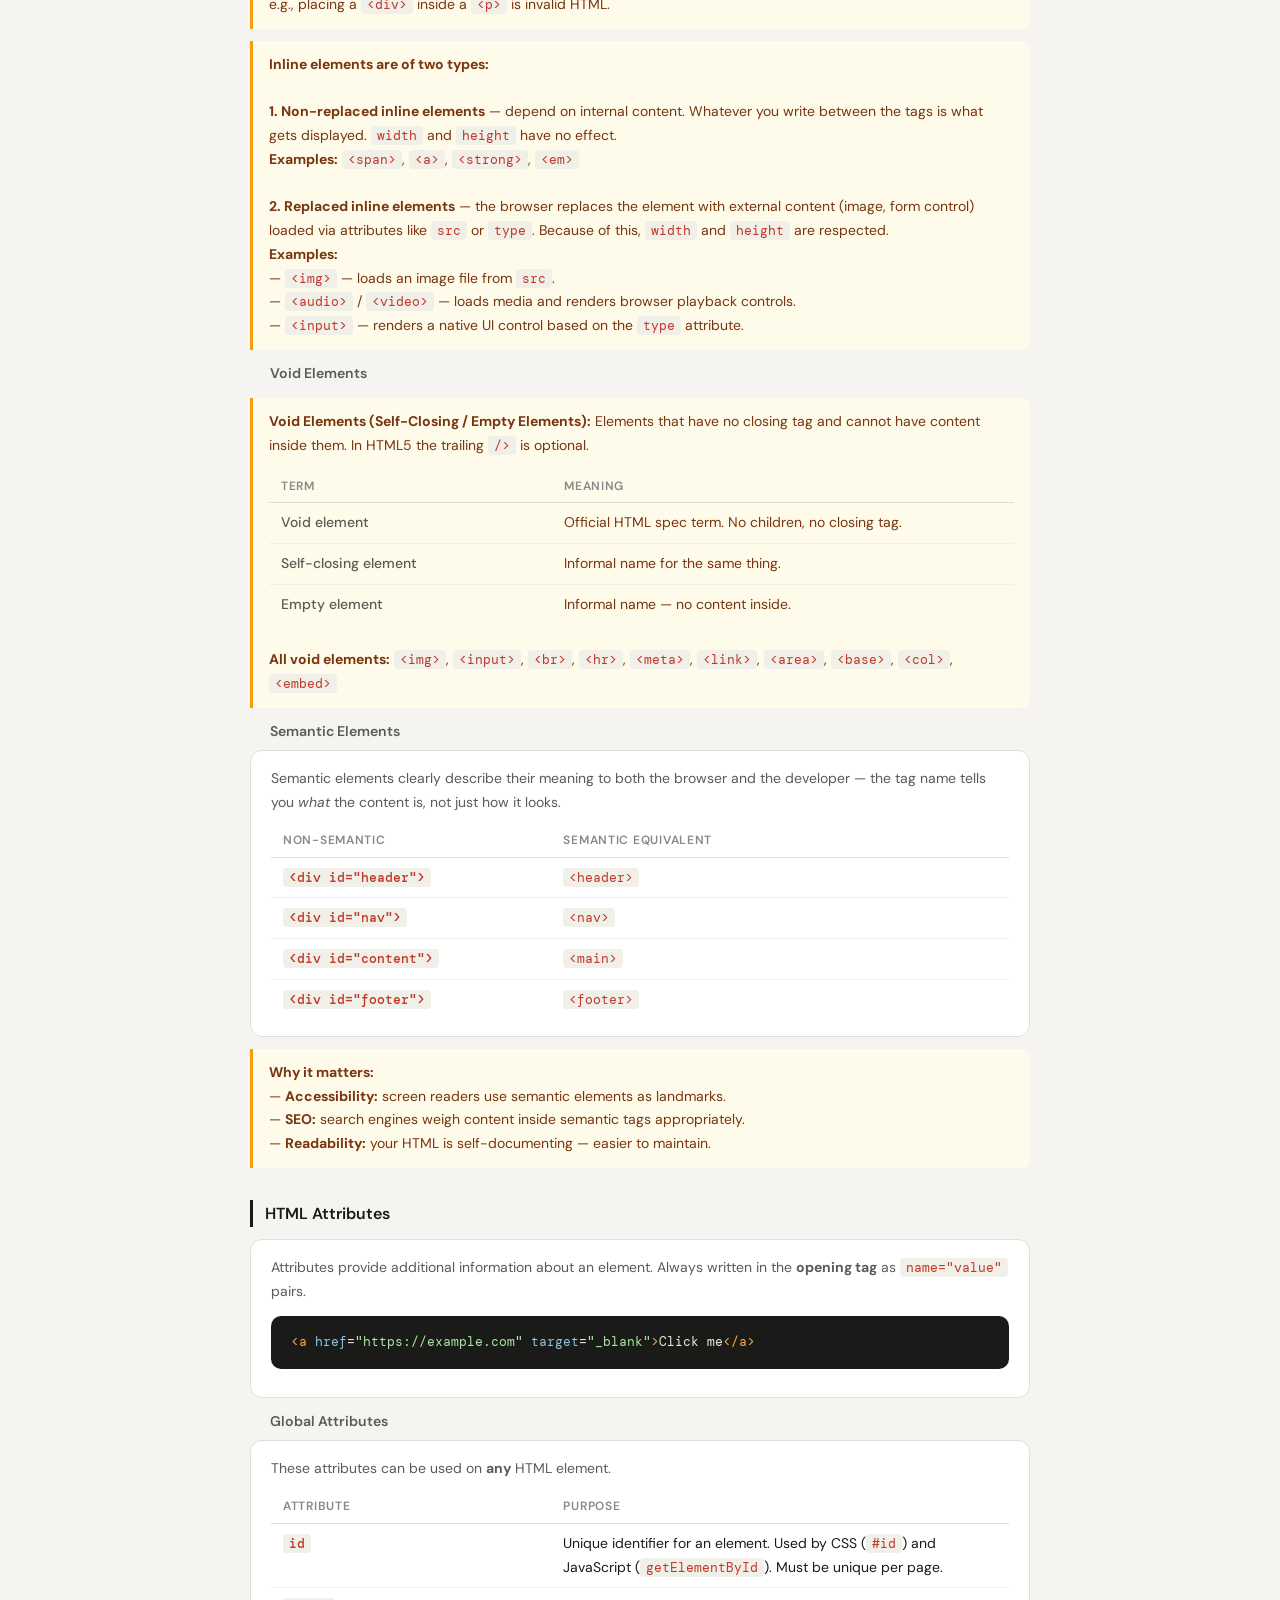
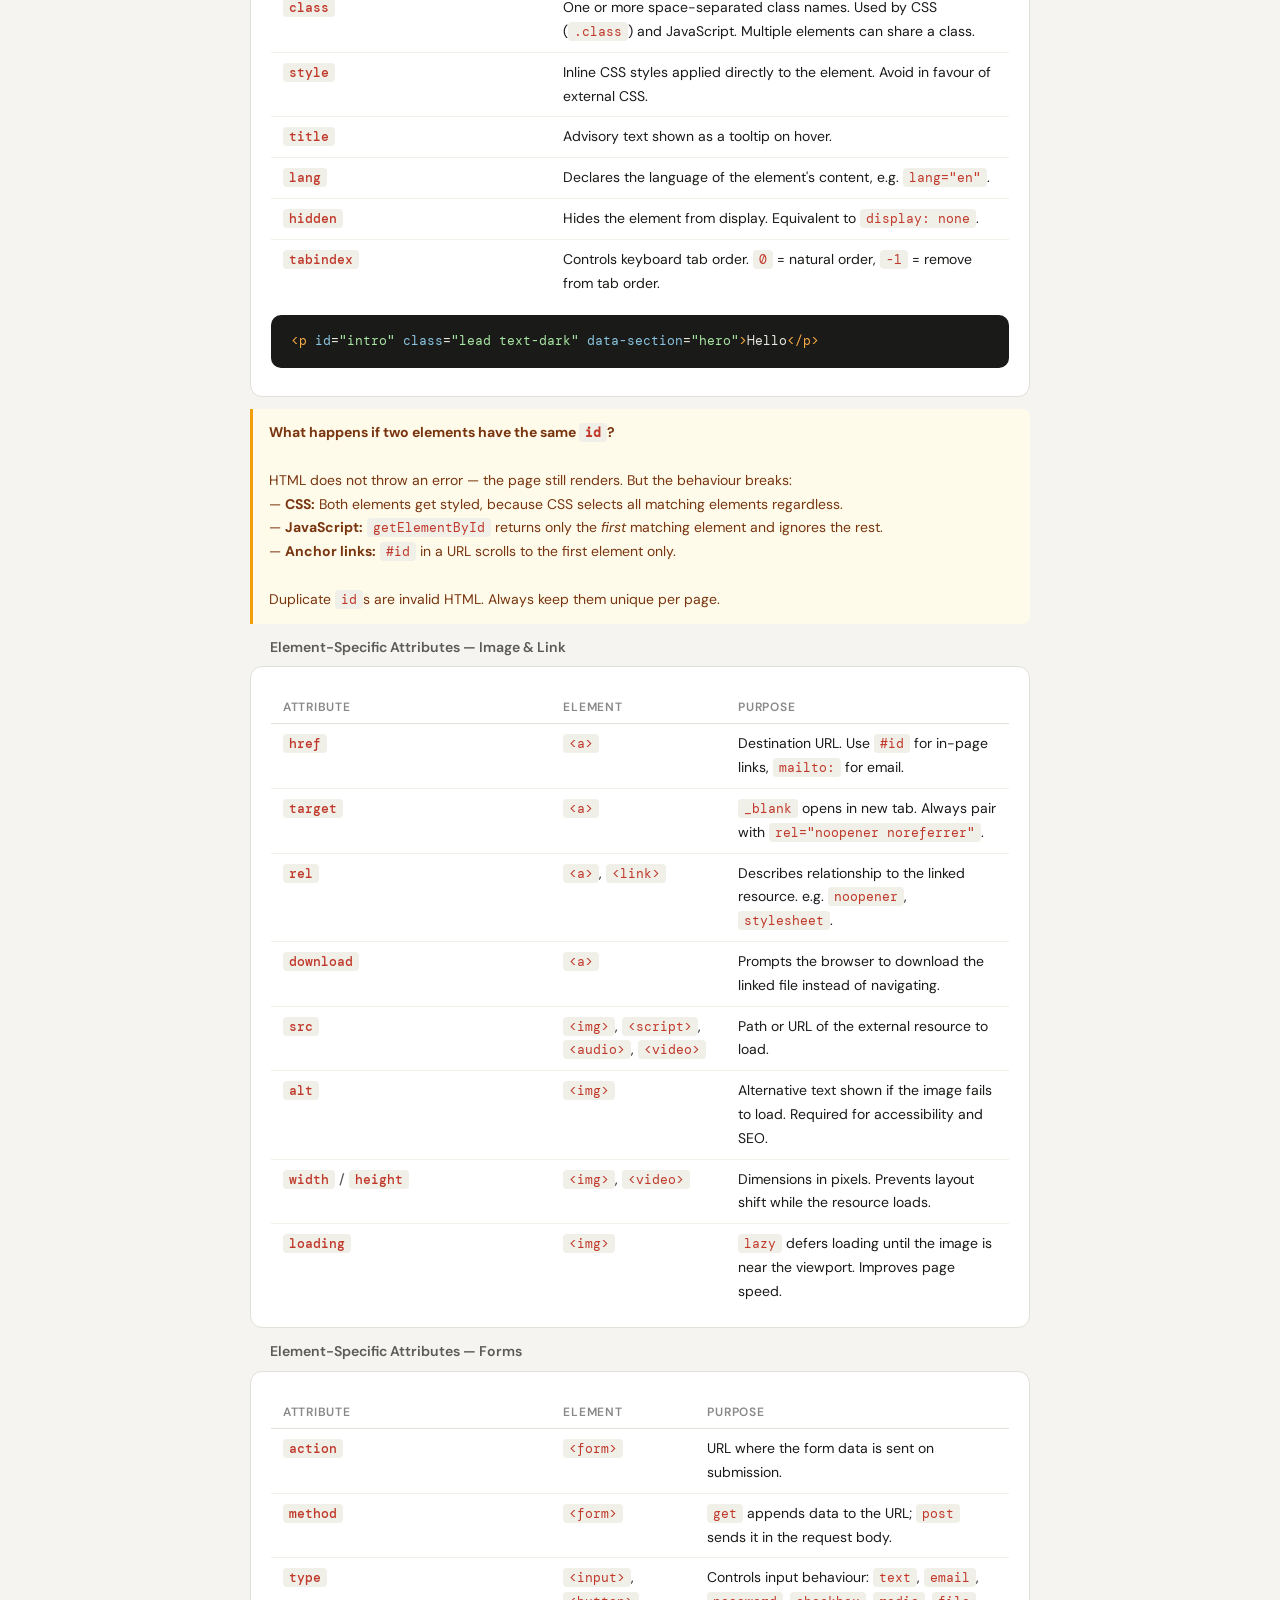
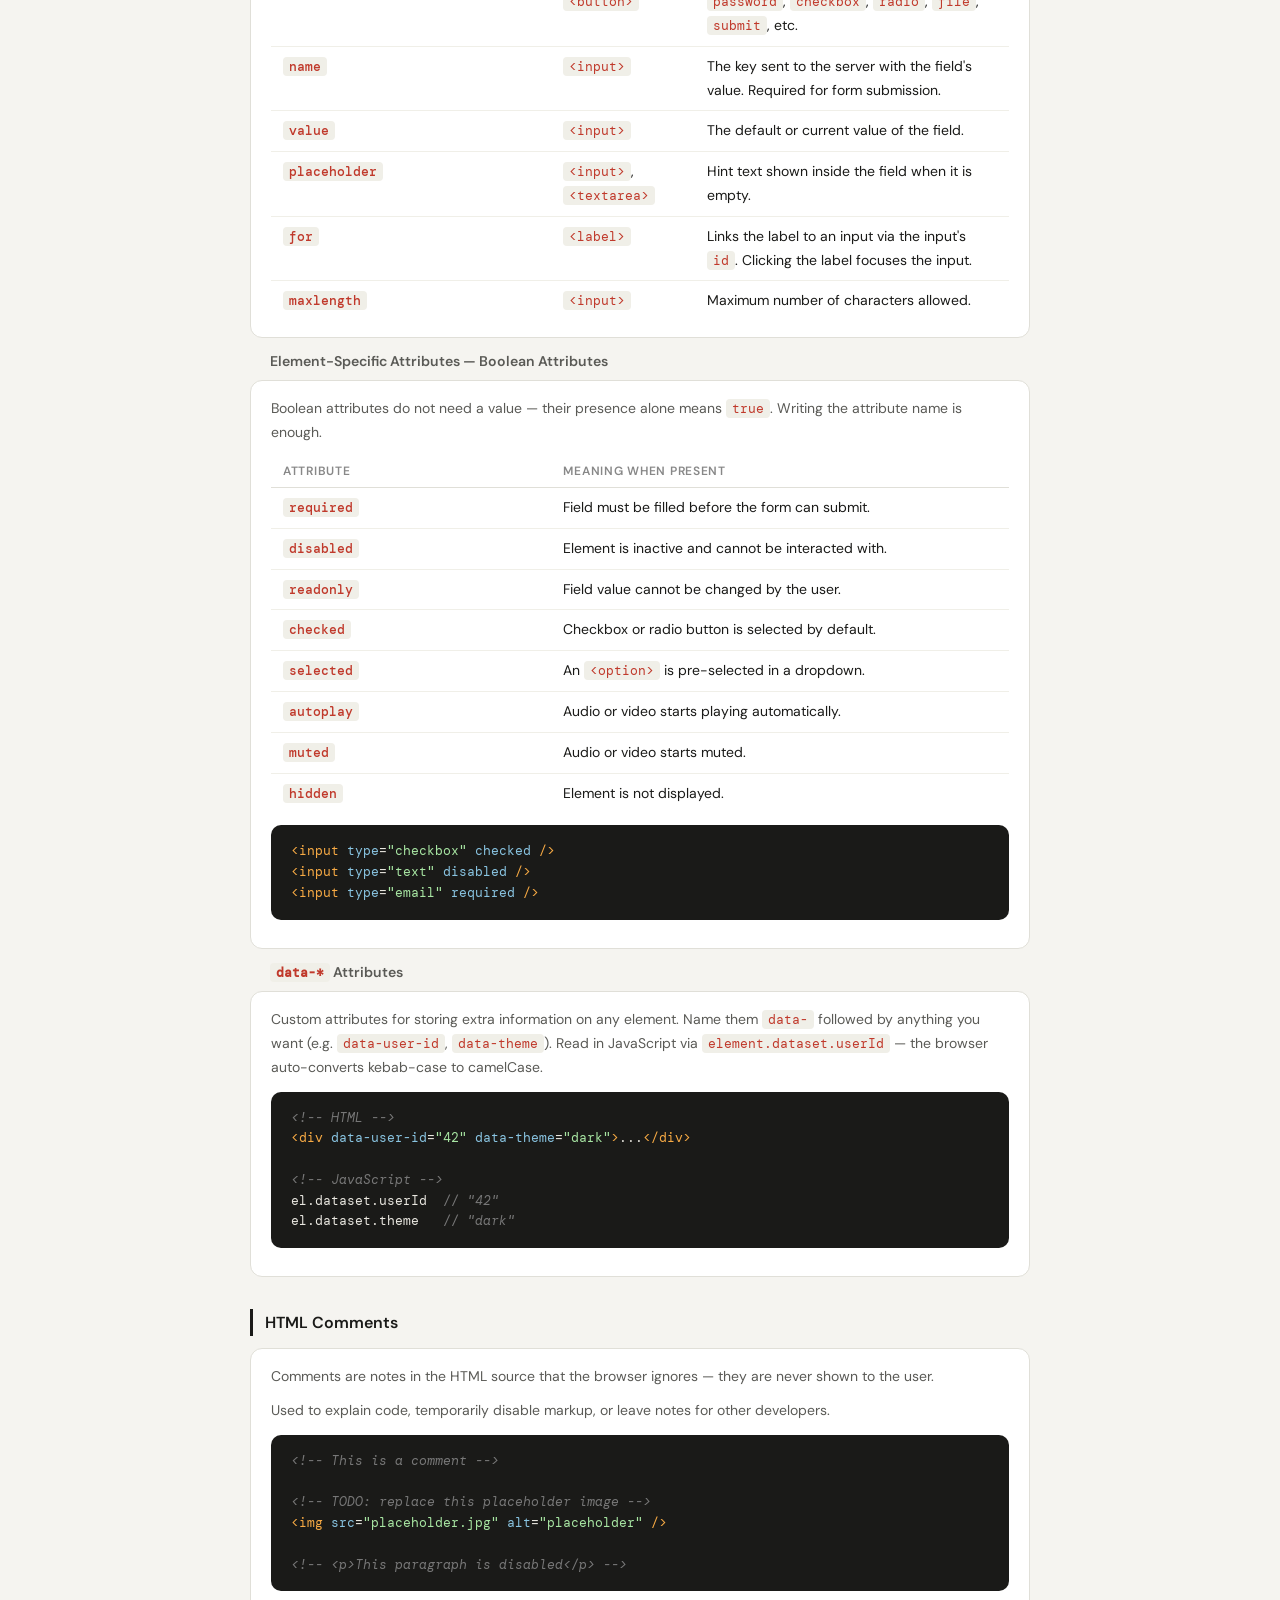
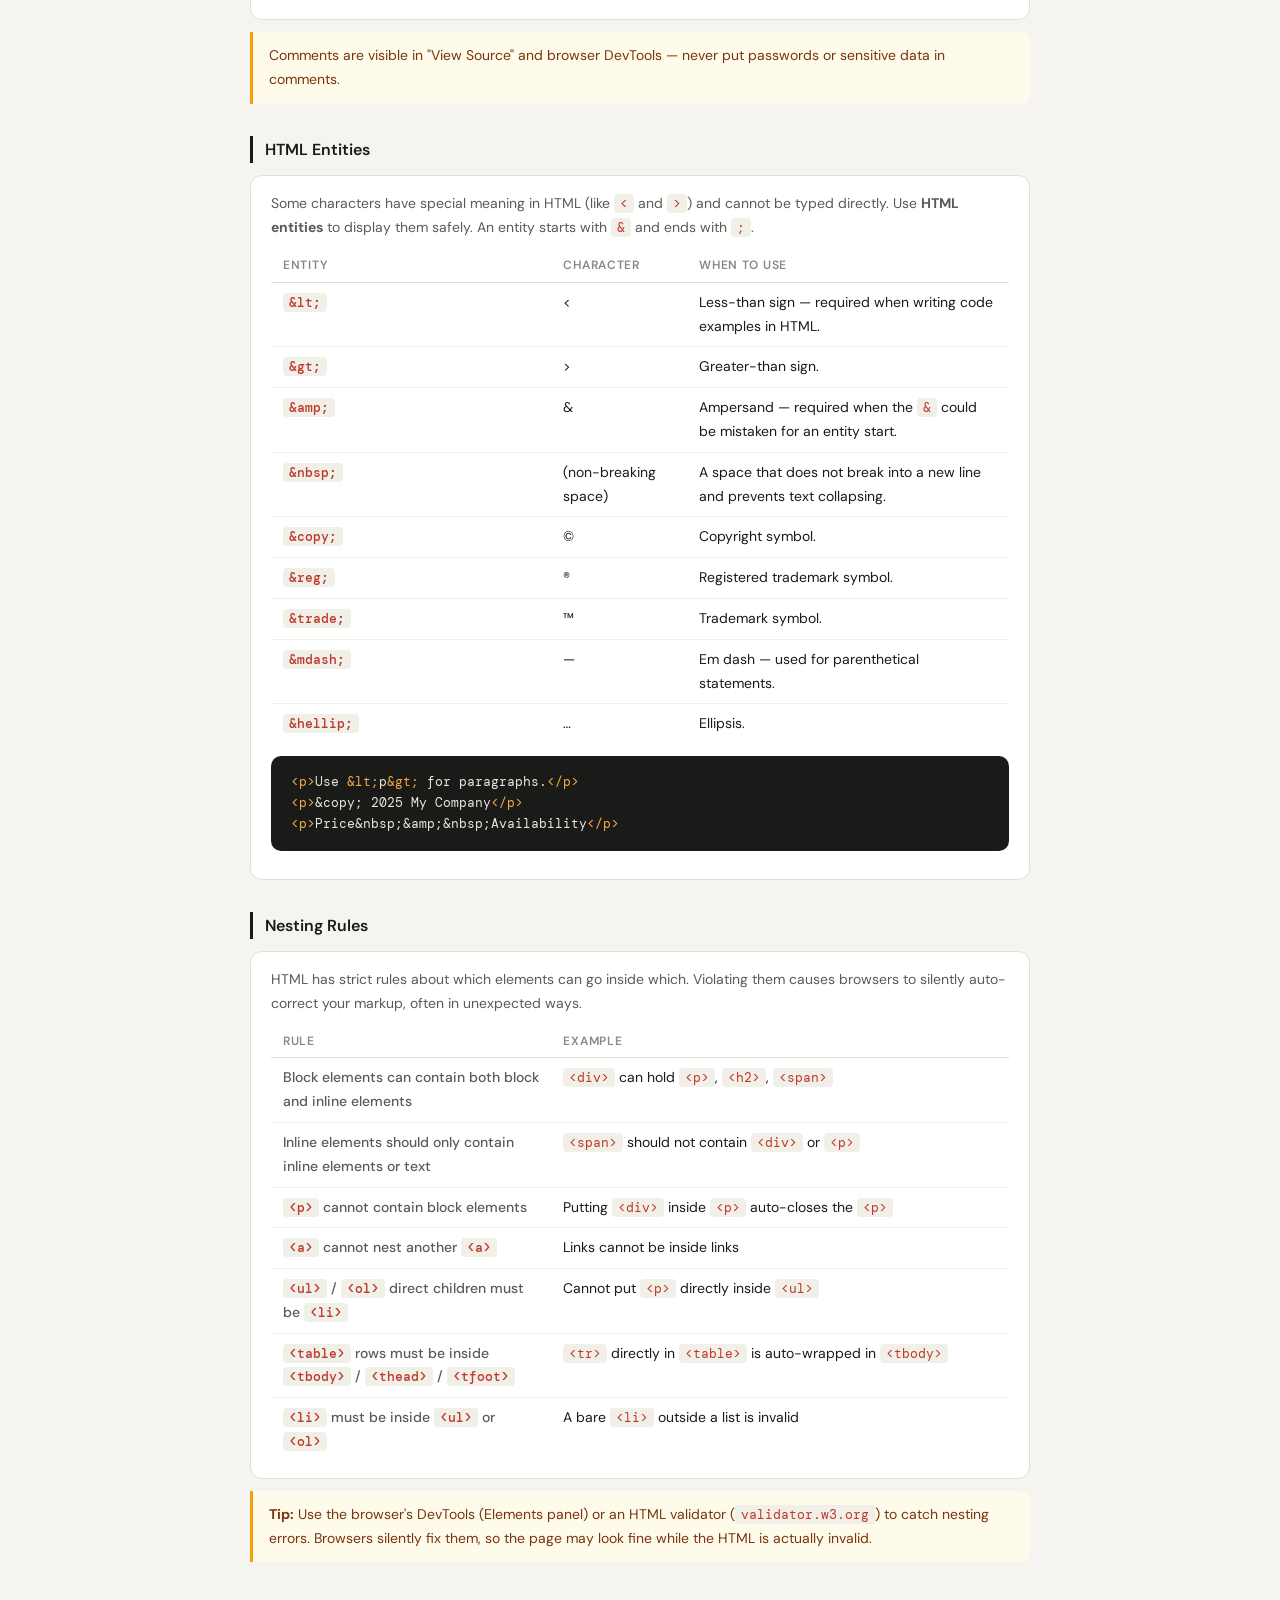
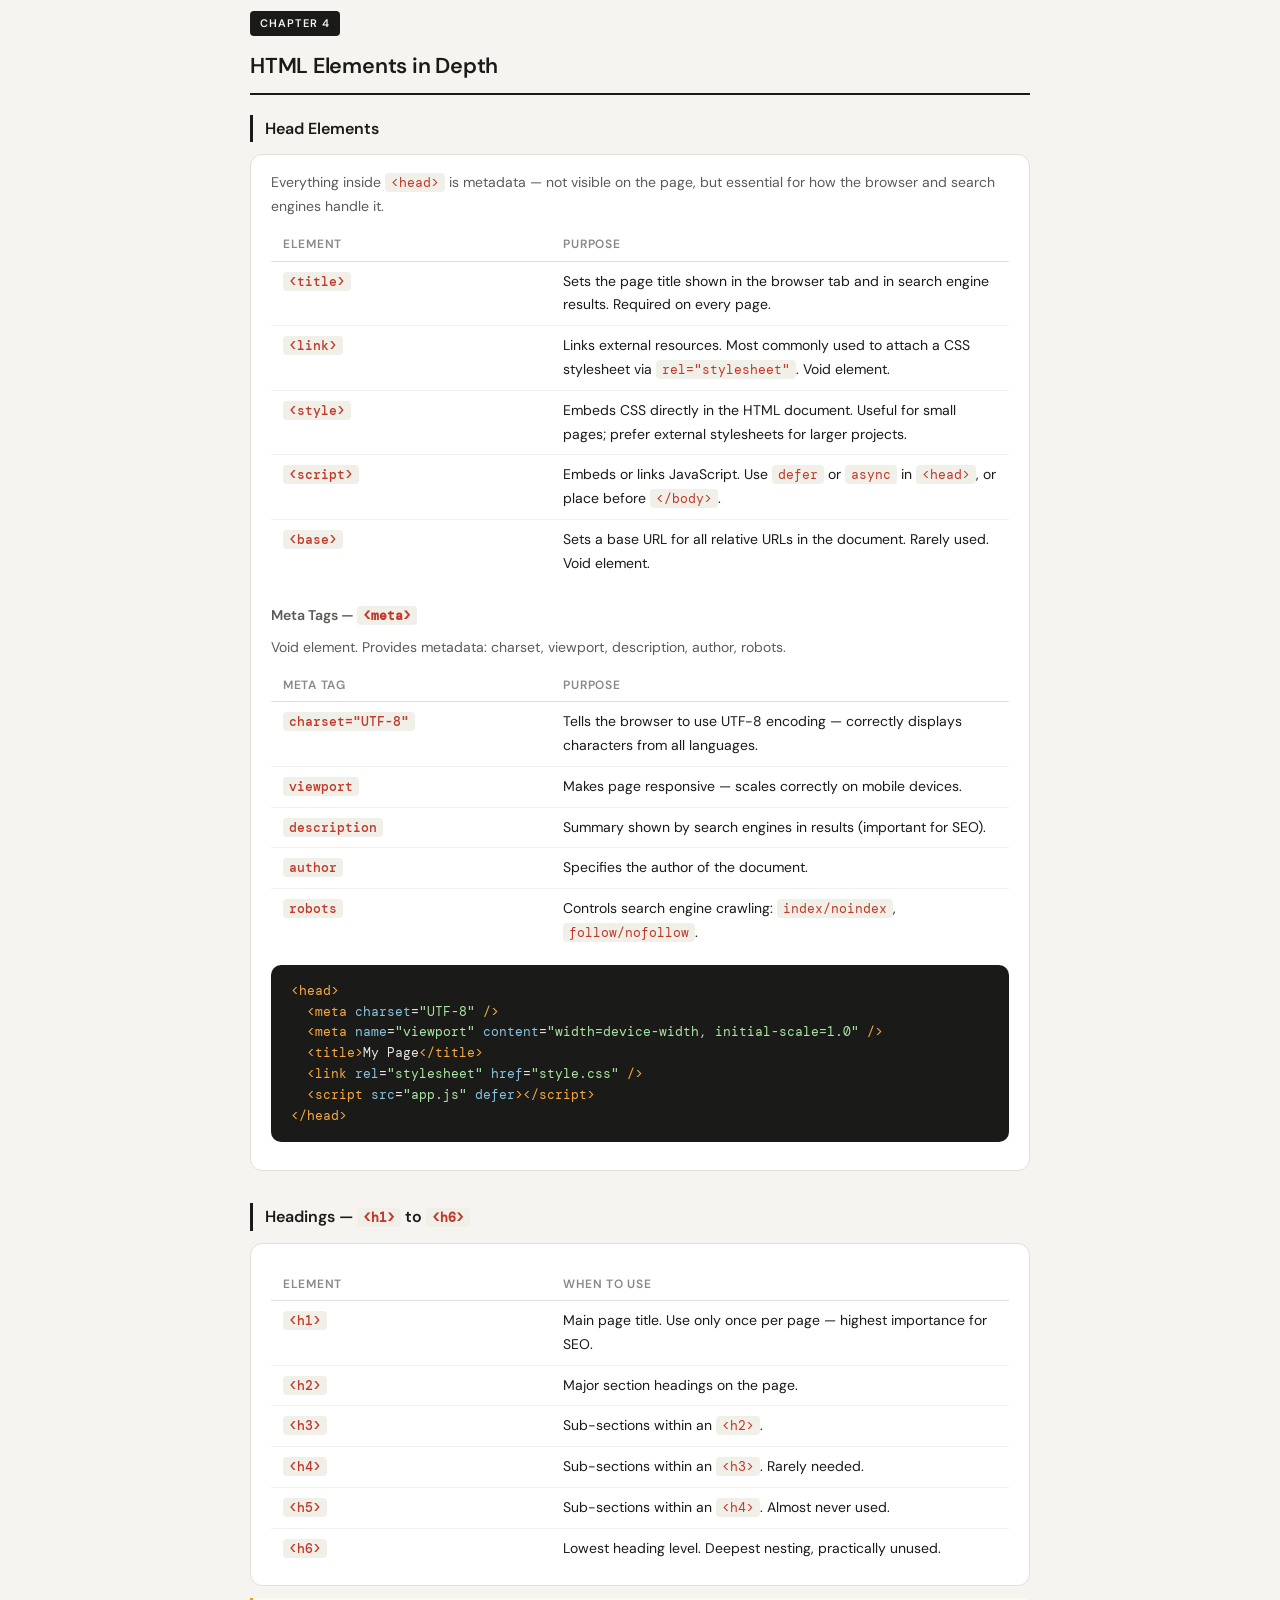
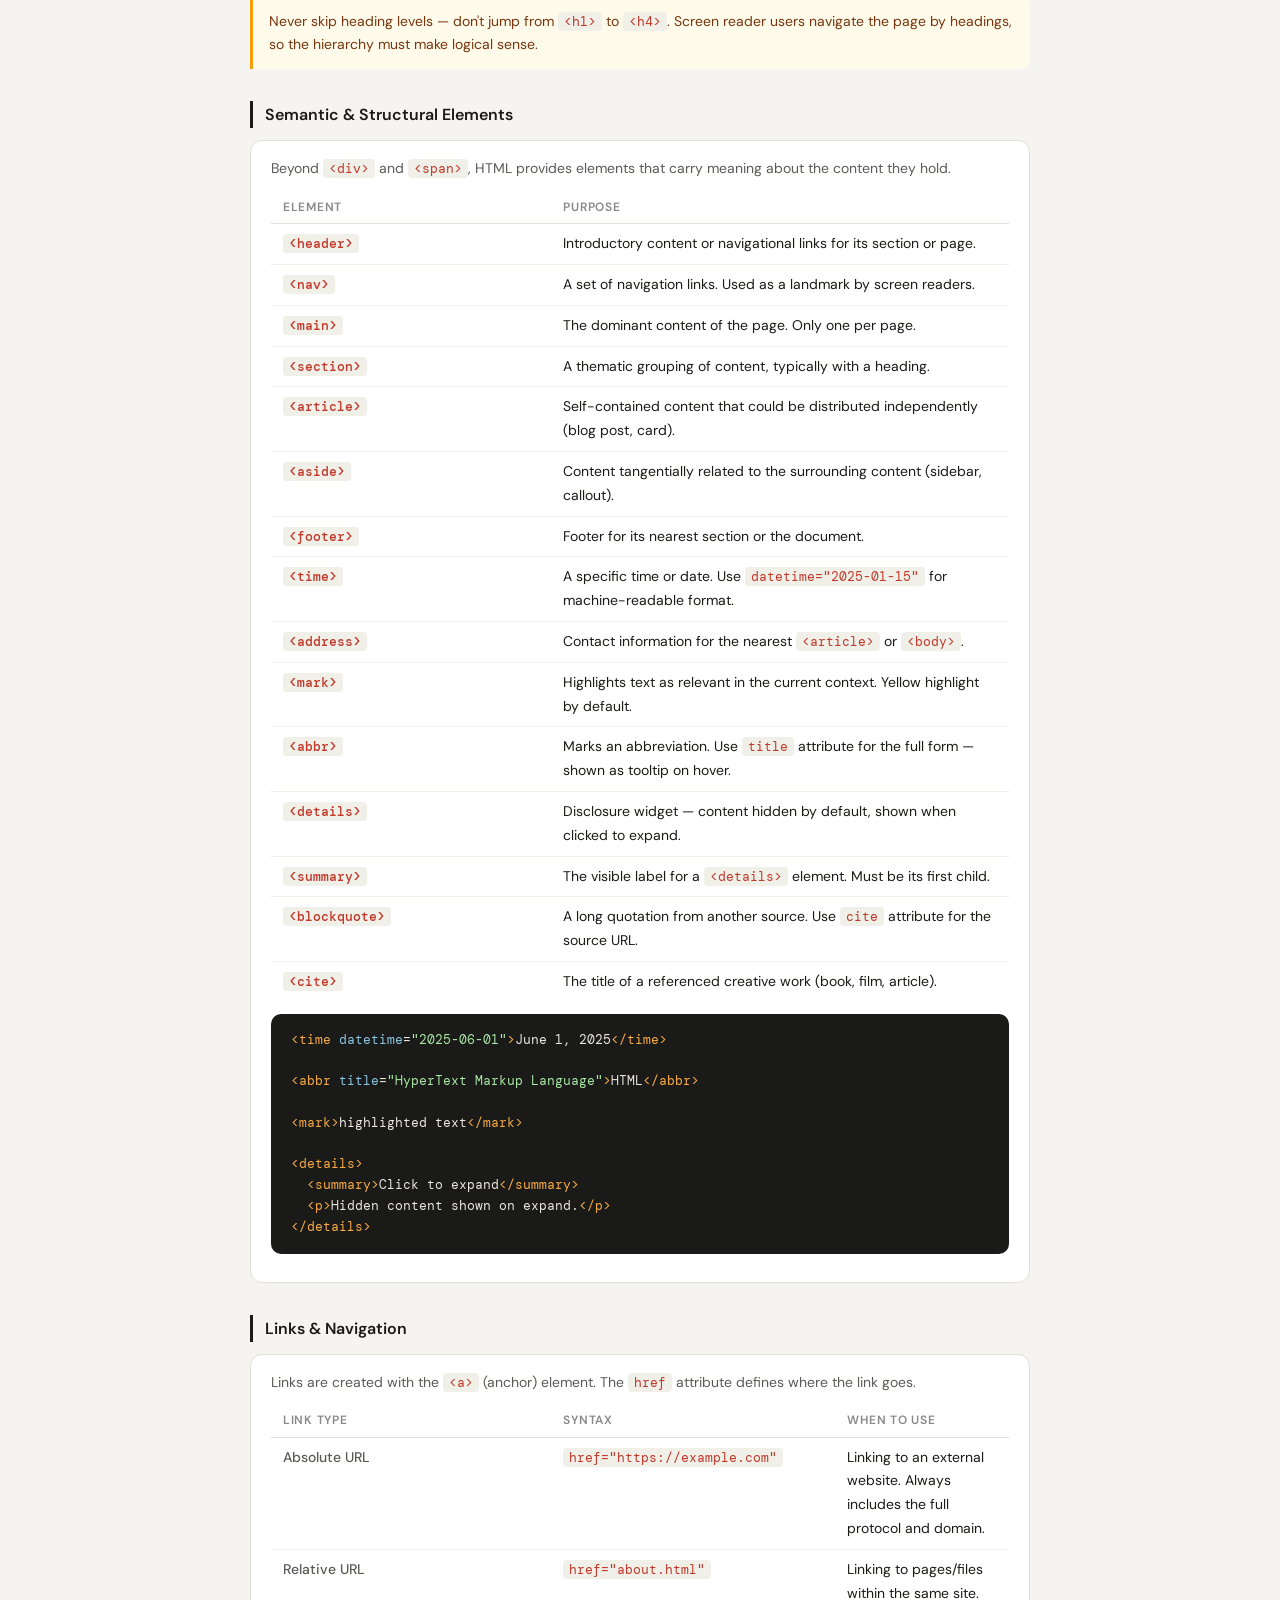
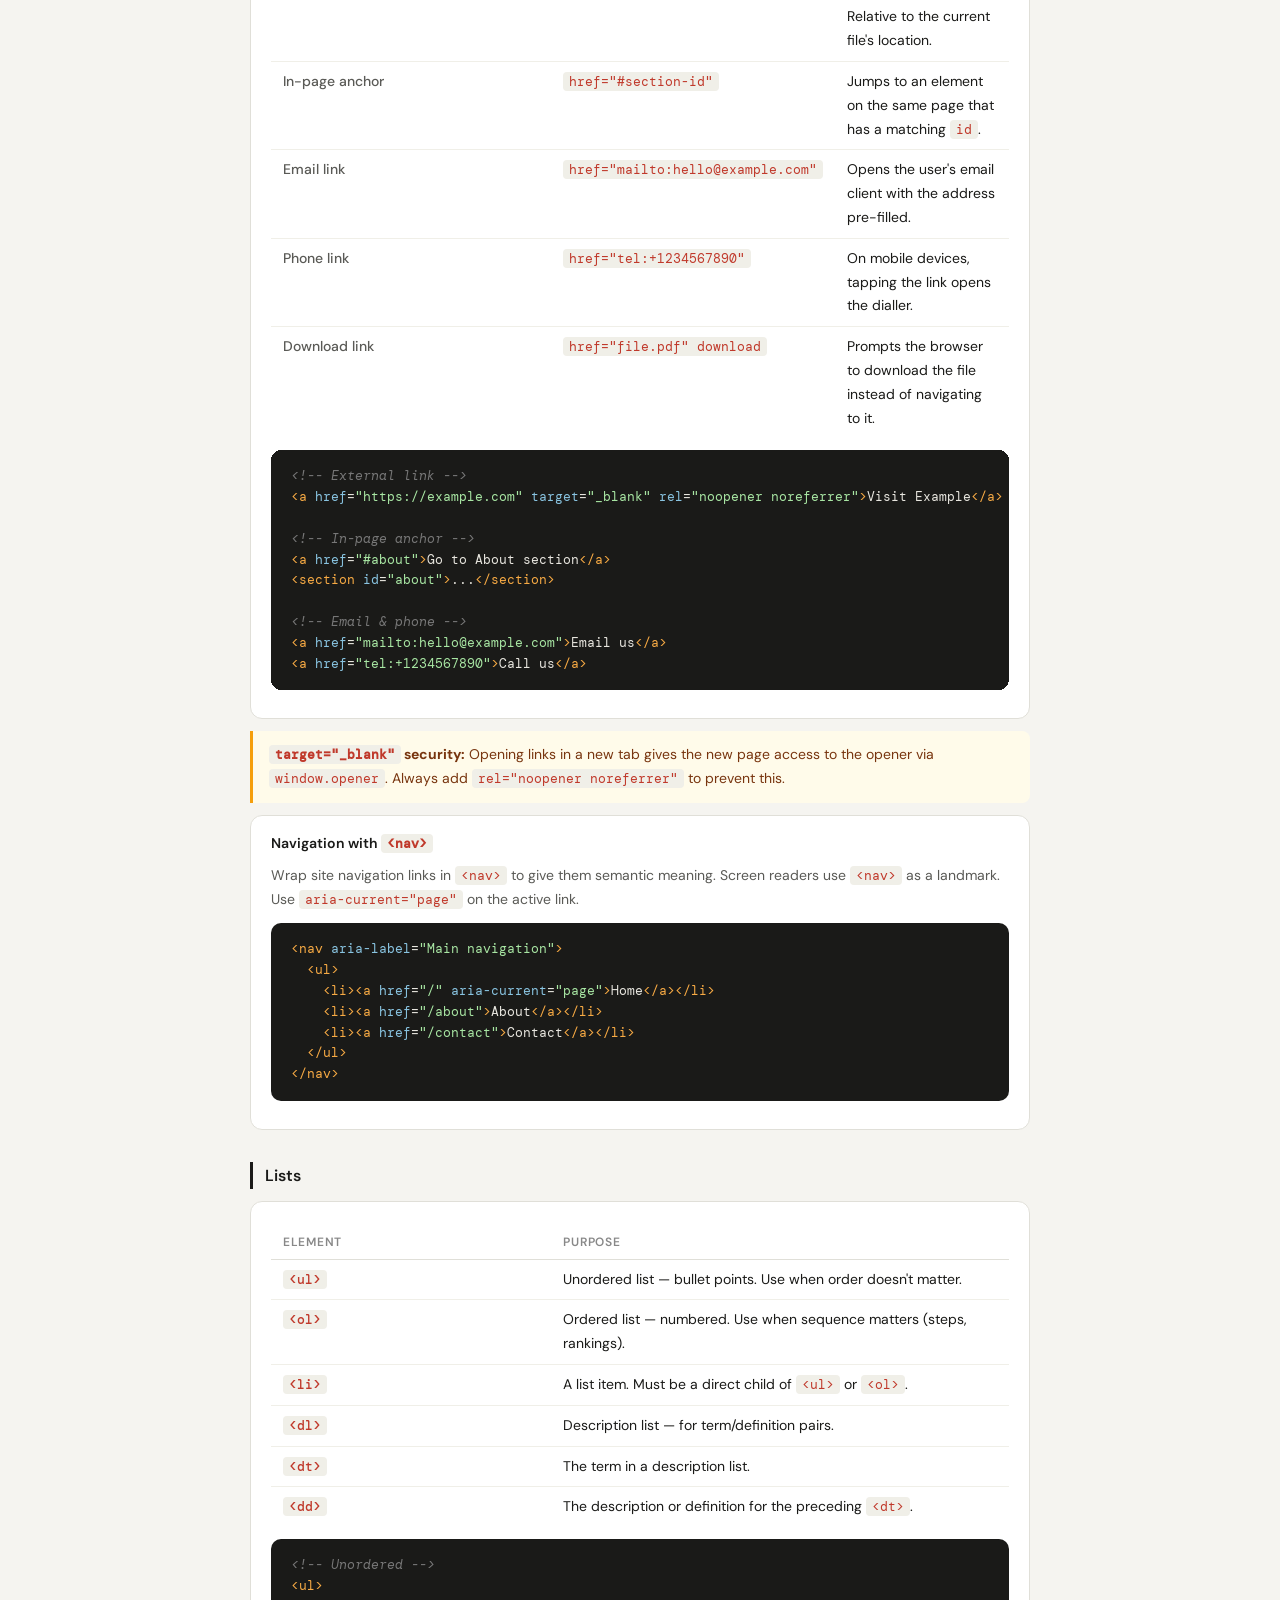
<file: html-notes.html>
<!doctype html>
<html lang="en">
  <head>
    <meta charset="UTF-8" />
    <meta name="viewport" content="width=device-width, initial-scale=1.0" />
    <title>HTML Notes</title>
    <link
      href="https://fonts.googleapis.com/css2?family=DM+Sans:wght@400;500;600&family=DM+Mono:wght@400;500&display=swap"
      rel="stylesheet"
    />
    <link rel="stylesheet" href="shared.css" />
    <style>
      .code-block .attr { color: #89c4e1; }
      .code-block .val  { color: #a8e6a3; }
      .code-block .tag  { color: #f7aa44; }
      .code-block .cm   { color: #777; font-style: italic; }
    </style>
  </head>
  <body>
    <div class="page">
      <header>
        <h1>HTML Notes</h1>
        <button class="theme-toggle" onclick="toggleTheme()">
          <span id="theme-icon">🌙</span>
          <span id="theme-text">Dark</span>
        </button>
      </header>

      <nav class="nav-bar">
        <span class="nav-label">Notes:</span>
        <a href="html-notes.html" class="active">HTML</a>
        <a href="css-notes.html">CSS</a>
        <a href="javascript-notes.html">JavaScript</a>
        <a href="dom-notes.html">DOM</a>
        <a href="react-notes.html">React</a>
        <a href="react-native-notes.html">React Native</a>
        <a href="nextjs-notes.html">Next.js</a>
      </nav>

      <!-- ═══════════════════════════════════════
           CHAPTER 1 — Introduction to HTML
      ════════════════════════════════════════ -->
      <div class="chapter">
        <div class="chapter-heading">Chapter 1</div>
        <h2>Introduction to HTML</h2>

        <section>
          <h3>What is HTML?</h3>
          <div class="card">
            <p><strong>HTML</strong> stands for <strong>HyperText Markup Language</strong>. It is the standard language used to create and structure content on the web.</p>
            <ul>
              <li><strong>HyperText</strong> – text that contains links (hyperlinks) to other resources.</li>
              <li><strong>Markup Language</strong> – uses tags to define and organize the structure of content (not logic or behavior).</li>
            </ul>
            <p>The first release (1990) supported only text and hyperlinks. Over time, elements like images, forms, video, and semantic tags were added.</p>
          </div>
          <div class="highlight-box">
            <strong>Markup vs Programming language:</strong> A markup language (HTML) defines structure. A programming language (JavaScript, Python) creates logic, functionality, and behavior.
          </div>
        </section>

        <section>
          <h3>HTML5 — What Changed &amp; Why It Matters</h3>
          <div class="card">
            <p>HTML5 is the current major version of HTML. Key additions include:</p>
            <table>
              <tr><th>Feature</th><th>Details</th></tr>
              <tr><td>Semantic elements</td><td><code>&lt;header&gt;</code>, <code>&lt;nav&gt;</code>, <code>&lt;article&gt;</code>, <code>&lt;section&gt;</code>, <code>&lt;aside&gt;</code>, <code>&lt;footer&gt;</code></td></tr>
              <tr><td>New input types</td><td><code>type="date"</code>, <code>type="email"</code>, <code>type="range"</code>, <code>type="number"</code></td></tr>
              <tr><td>Audio &amp; Video</td><td>Native <code>&lt;audio&gt;</code> and <code>&lt;video&gt;</code> elements — no plugin needed</td></tr>
              <tr><td>Canvas &amp; SVG</td><td><code>&lt;canvas&gt;</code> for 2D drawing; inline SVG for scalable vector graphics</td></tr>
              <tr><td>Mobile compatibility</td><td>Viewport meta tag and responsive design support built in</td></tr>
              <tr><td>Offline &amp; storage</td><td>LocalStorage, SessionStorage, and AppCache (now Service Workers)</td></tr>
            </table>
          </div>
        </section>

        <section>
          <h3>HTML vs XHTML</h3>
          <div class="card">
            <table>
              <tr><th>Feature</th><th>HTML / HTML5</th><th>XHTML</th></tr>
              <tr><td>Syntax strictness</td><td>Lenient — some closing tags optional</td><td>Strict — all tags must be closed and nested properly</td></tr>
              <tr><td>Case sensitivity</td><td>Not case-sensitive: <code>&lt;DIV&gt;</code> works</td><td>Case-sensitive: must use lowercase <code>&lt;div&gt;</code></td></tr>
              <tr><td>Self-closing tags</td><td><code>&lt;img src="x.jpg" alt=""&gt;</code></td><td><code>&lt;img src="x.jpg" alt="" /&gt;</code></td></tr>
              <tr><td>Browser support</td><td>Universally supported</td><td>Limited support</td></tr>
              <tr><td>Based on</td><td>SGML</td><td>XML (stricter rules)</td></tr>
            </table>
          </div>
        </section>
      </div>

      <!-- ═══════════════════════════════════════
           CHAPTER 2 — Document Anatomy
      ════════════════════════════════════════ -->
      <div class="chapter">
        <div class="chapter-heading">Chapter 2</div>
        <h2>Document Anatomy</h2>

        <section>
          <h3>Basic Document Structure</h3>
          <!-- prettier-ignore -->
          <div class="code-block"><span class="tag">&lt;!DOCTYPE html&gt;</span>
<span class="tag">&lt;html</span> <span class="attr">lang</span>=<span class="val">"en"</span><span class="tag">&gt;</span>
  <span class="tag">&lt;head&gt;</span>
    <span class="tag">&lt;meta</span> <span class="attr">charset</span>=<span class="val">"UTF-8"</span> <span class="tag">/&gt;</span>
    <span class="tag">&lt;meta</span> <span class="attr">name</span>=<span class="val">"viewport"</span> <span class="attr">content</span>=<span class="val">"width=device-width, initial-scale=1.0"</span> <span class="tag">/&gt;</span>
    <span class="tag">&lt;title&gt;</span>Page Title<span class="tag">&lt;/title&gt;</span>
  <span class="tag">&lt;/head&gt;</span>
  <span class="tag">&lt;body&gt;</span>
    <span class="tag">&lt;h1&gt;</span>Hello World<span class="tag">&lt;/h1&gt;</span>
    <span class="tag">&lt;p&gt;</span>This is a paragraph.<span class="tag">&lt;/p&gt;</span>
  <span class="tag">&lt;/body&gt;</span>
<span class="tag">&lt;/html&gt;</span></div>
          <div class="grid-2">
            <div class="mini-card">
              <div class="mc-label">Head element</div>
              <p>Contains meta-information — not visible on the page. Holds <code>&lt;title&gt;</code>, <code>&lt;meta&gt;</code>, <code>&lt;link&gt;</code>, <code>&lt;style&gt;</code>, <code>&lt;script&gt;</code>.</p>
            </div>
            <div class="mini-card">
              <div class="mc-label">Body element</div>
              <p>Contains all visible page content — text, images, links, forms. Holds <code>&lt;h1&gt;</code>, <code>&lt;p&gt;</code>, <code>&lt;div&gt;</code>, <code>&lt;img&gt;</code>, <code>&lt;a&gt;</code>, etc.</p>
            </div>
          </div>
        </section>

        <section>
          <h3>DOCTYPE Declaration</h3>
          <div class="card">
            <p><strong>DOCTYPE</strong> (Document Type Declaration) tells the browser which version of HTML the page uses, so it can parse and render it correctly.</p>
            <!-- prettier-ignore -->
            <div class="code-block"><span class="tag">&lt;!DOCTYPE html&gt;</span> <span class="cm">← HTML5 declaration (always first line)</span></div>
            <p><strong>Without DOCTYPE:</strong> browsers enter "quirks mode" — they may misrender the page, break layouts, cause SEO issues, and make debugging harder.</p>
          </div>
        </section>

        <section>
          <h3>Script Loading</h3>
          <div class="card">
            <p>The <code>&lt;head&gt;</code> loads before the <code>&lt;body&gt;</code>. If a script tries to manipulate DOM elements before they exist, it will fail.</p>
            <table>
              <tr><th>Method</th><th>Where</th><th>Behavior</th></tr>
              <tr><td>End of <code>&lt;body&gt;</code></td><td>Before <code>&lt;/body&gt;</code></td><td>All HTML is loaded first — safest classic approach</td></tr>
              <tr><td><code>defer</code></td><td>In <code>&lt;head&gt;</code></td><td>Script downloads in parallel; runs after HTML is parsed. Recommended modern approach.</td></tr>
              <tr><td><code>async</code></td><td>In <code>&lt;head&gt;</code></td><td>Downloads in parallel; runs immediately when ready — may run before DOM is ready. Use for independent scripts (e.g. analytics).</td></tr>
            </table>
            <!-- prettier-ignore -->
            <div class="code-block" style="margin-top: 10px"><span class="tag">&lt;script</span> <span class="attr">src</span>=<span class="val">"app.js"</span> <span class="attr">defer</span><span class="tag">&gt;&lt;/script&gt;</span> <span class="cm">← modern best practice</span></div>
          </div>
        </section>
      </div>

      <!-- ═══════════════════════════════════════
           CHAPTER 3 — Core Syntax & Structure
      ════════════════════════════════════════ -->
      <div class="chapter">
        <div class="chapter-heading">Chapter 3</div>
        <h2>Core Syntax &amp; Structure</h2>

        <!-- Elements & Tags -->
        <section>
          <h3>Elements &amp; Tags</h3>

          <h4>Anatomy of an HTML Element</h4>
          <div class="card">
            <!-- prettier-ignore -->
            <div class="code-block"><span class="tag">&lt;a</span> <span class="attr">href</span>=<span class="val">"https://example.com"</span> <span class="attr">target</span>=<span class="val">"_blank"</span><span class="tag">&gt;</span>Click here<span class="tag">&lt;/a&gt;</span>
<span class="cm">↑ opening tag  ↑ attribute=value pairs  ↑ content  ↑ closing tag</span></div>
            <ul>
              <li><strong>Tag</strong> – the keyword inside angle brackets, e.g. <code>&lt;p&gt;</code></li>
              <li><strong>Element</strong> – the full structure: opening tag + content + closing tag</li>
              <li><strong>Attribute</strong> – provides extra information in <code>name="value"</code> format inside the opening tag</li>
            </ul>
          </div>

          <h4>Block &amp; Inline Elements</h4>
          <div class="card" style="margin-bottom: 10px">
            <div class="mc-label" style="color: #1565c0; margin-bottom: 8px">Block elements — start on a new line and take up the full available width</div>
            <table>
              <tr><th>Element</th><th>Definition</th></tr>
              <tr><td colspan="2" style="background:#f0efe8;font-weight:600;font-size:12px;letter-spacing:0.05em;color:#5a5a56">Semantic Layout</td></tr>
              <tr><td><code>&lt;header&gt;</code></td><td>Introductory content or group of navigational links.</td></tr>
              <tr><td><code>&lt;footer&gt;</code></td><td>Footer of a section or document.</td></tr>
              <tr><td><code>&lt;main&gt;</code></td><td>Dominant content of the page. Only one per page.</td></tr>
              <tr><td><code>&lt;nav&gt;</code></td><td>Section with navigation links.</td></tr>
              <tr><td><code>&lt;section&gt;</code></td><td>Groups related content that belongs together.</td></tr>
              <tr><td><code>&lt;article&gt;</code></td><td>Self-contained piece of content (blog post, article).</td></tr>
              <tr><td><code>&lt;aside&gt;</code></td><td>Content related to, but separate from, the main content.</td></tr>
              <tr><td colspan="2" style="background:#f0efe8;font-weight:600;font-size:12px;letter-spacing:0.05em;color:#5a5a56">Text &amp; Content</td></tr>
              <tr><td><code>&lt;h1&gt;</code>–<code>&lt;h6&gt;</code></td><td>Heading elements from highest to lowest level.</td></tr>
              <tr><td><code>&lt;p&gt;</code></td><td>Paragraph of text.</td></tr>
              <tr><td><code>&lt;blockquote&gt;</code></td><td>Section quoted from another source.</td></tr>
              <tr><td><code>&lt;hr&gt;</code></td><td>Horizontal rule — thematic break. Void element.</td></tr>
              <tr><td colspan="2" style="background:#f0efe8;font-weight:600;font-size:12px;letter-spacing:0.05em;color:#5a5a56">Lists</td></tr>
              <tr><td><code>&lt;ul&gt;</code></td><td>Unordered list.</td></tr>
              <tr><td><code>&lt;ol&gt;</code></td><td>Ordered (numbered) list.</td></tr>
              <tr><td><code>&lt;li&gt;</code></td><td>List item.</td></tr>
              <tr><td colspan="2" style="background:#f0efe8;font-weight:600;font-size:12px;letter-spacing:0.05em;color:#5a5a56">Generic Container</td></tr>
              <tr><td><code>&lt;div&gt;</code></td><td>Generic container for grouping. No semantic meaning.</td></tr>
            </table>
          </div>
          <div class="card">
            <div class="mc-label" style="color: #6a1b9a; margin-bottom: 8px">Inline elements — sit within a line of text, only take up as much width as their content needs</div>
            <table>
              <tr><th>Element</th><th>Definition</th></tr>
              <tr><td><code>&lt;span&gt;</code></td><td>Generic inline container. No semantic meaning.</td></tr>
              <tr><td><code>&lt;strong&gt;</code></td><td>Strong importance, displayed bold.</td></tr>
              <tr><td><code>&lt;em&gt;</code></td><td>Emphasis, displayed italic.</td></tr>
              <tr><td><code>&lt;a&gt;</code></td><td>Hyperlink.</td></tr>
              <tr><td><code>&lt;small&gt;</code></td><td>Smaller text, often used for fine print.</td></tr>
              <tr><td><code>&lt;label&gt;</code></td><td>Label for a form input.</td></tr>
              <tr><td><code>&lt;input&gt;</code></td><td>Form input field (replaced inline).</td></tr>
              <tr><td><code>&lt;img&gt;</code></td><td>Embeds an image (replaced inline).</td></tr>
              <tr><td><code>&lt;code&gt;</code></td><td>Snippet of code.</td></tr>
            </table>
          </div>
          <div class="highlight-box">
            <strong>Nesting rule:</strong> Block elements can contain inline elements, but inline elements should not contain block elements. e.g., placing a <code>&lt;div&gt;</code> inside a <code>&lt;p&gt;</code> is invalid HTML.
          </div>
          <div class="highlight-box" style="margin-top: 0.5rem">
            <strong>Inline elements are of two types:</strong><br /><br />
            <strong>1. Non-replaced inline elements</strong> — depend on internal content. Whatever you write between the tags is what gets displayed. <code>width</code> and <code>height</code> have no effect.<br />
            <strong>Examples:</strong> <code>&lt;span&gt;</code>, <code>&lt;a&gt;</code>, <code>&lt;strong&gt;</code>, <code>&lt;em&gt;</code><br /><br />
            <strong>2. Replaced inline elements</strong> — the browser replaces the element with external content (image, form control) loaded via attributes like <code>src</code> or <code>type</code>. Because of this, <code>width</code> and <code>height</code> are respected.<br />
            <strong>Examples:</strong><br />
            — <code>&lt;img&gt;</code> — loads an image file from <code>src</code>.<br />
            — <code>&lt;audio&gt;</code> / <code>&lt;video&gt;</code> — loads media and renders browser playback controls.<br />
            — <code>&lt;input&gt;</code> — renders a native UI control based on the <code>type</code> attribute.
          </div>

          <h4>Void Elements</h4>
          <div class="highlight-box">
            <strong>Void Elements (Self-Closing / Empty Elements):</strong> Elements that have no closing tag and cannot have content inside them. In HTML5 the trailing <code>/&gt;</code> is optional.
            <table style="margin-top: 0.75rem">
              <tr><th>Term</th><th>Meaning</th></tr>
              <tr><td>Void element</td><td>Official HTML spec term. No children, no closing tag.</td></tr>
              <tr><td>Self-closing element</td><td>Informal name for the same thing.</td></tr>
              <tr><td>Empty element</td><td>Informal name — no content inside.</td></tr>
            </table>
            <br /><strong>All void elements:</strong> <code>&lt;img&gt;</code>, <code>&lt;input&gt;</code>, <code>&lt;br&gt;</code>, <code>&lt;hr&gt;</code>, <code>&lt;meta&gt;</code>, <code>&lt;link&gt;</code>, <code>&lt;area&gt;</code>, <code>&lt;base&gt;</code>, <code>&lt;col&gt;</code>, <code>&lt;embed&gt;</code>
          </div>

          <h4>Semantic Elements</h4>
          <div class="card">
            <p>Semantic elements clearly describe their meaning to both the browser and the developer — the tag name tells you <em>what</em> the content is, not just how it looks.</p>
            <table>
              <tr><th>Non-semantic</th><th>Semantic equivalent</th></tr>
              <tr><td><code>&lt;div id="header"&gt;</code></td><td><code>&lt;header&gt;</code></td></tr>
              <tr><td><code>&lt;div id="nav"&gt;</code></td><td><code>&lt;nav&gt;</code></td></tr>
              <tr><td><code>&lt;div id="content"&gt;</code></td><td><code>&lt;main&gt;</code></td></tr>
              <tr><td><code>&lt;div id="footer"&gt;</code></td><td><code>&lt;footer&gt;</code></td></tr>
            </table>
          </div>
          <div class="highlight-box">
            <strong>Why it matters:</strong><br />
            — <strong>Accessibility:</strong> screen readers use semantic elements as landmarks.<br />
            — <strong>SEO:</strong> search engines weigh content inside semantic tags appropriately.<br />
            — <strong>Readability:</strong> your HTML is self-documenting — easier to maintain.
          </div>
        </section>

        <!-- HTML Attributes -->
        <section>
          <h3>HTML Attributes</h3>
          <div class="card">
            <p>Attributes provide additional information about an element. Always written in the <strong>opening tag</strong> as <code>name="value"</code> pairs.</p>
            <!-- prettier-ignore -->
            <div class="code-block"><span class="tag">&lt;a</span> <span class="attr">href</span>=<span class="val">"https://example.com"</span> <span class="attr">target</span>=<span class="val">"_blank"</span><span class="tag">&gt;</span>Click me<span class="tag">&lt;/a&gt;</span></div>
          </div>

          <h4>Global Attributes</h4>
          <div class="card">
            <p>These attributes can be used on <strong>any</strong> HTML element.</p>
            <table>
              <tr><th>Attribute</th><th>Purpose</th></tr>
              <tr><td><code>id</code></td><td>Unique identifier for an element. Used by CSS (<code>#id</code>) and JavaScript (<code>getElementById</code>). Must be unique per page.</td></tr>
              <tr><td><code>class</code></td><td>One or more space-separated class names. Used by CSS (<code>.class</code>) and JavaScript. Multiple elements can share a class.</td></tr>
              <tr><td><code>style</code></td><td>Inline CSS styles applied directly to the element. Avoid in favour of external CSS.</td></tr>
              <tr><td><code>title</code></td><td>Advisory text shown as a tooltip on hover.</td></tr>
              <tr><td><code>lang</code></td><td>Declares the language of the element's content, e.g. <code>lang="en"</code>.</td></tr>
              <tr><td><code>hidden</code></td><td>Hides the element from display. Equivalent to <code>display: none</code>.</td></tr>
              <tr><td><code>tabindex</code></td><td>Controls keyboard tab order. <code>0</code> = natural order, <code>-1</code> = remove from tab order.</td></tr>
            </table>
            <!-- prettier-ignore -->
            <div class="code-block"><span class="tag">&lt;p</span> <span class="attr">id</span>=<span class="val">"intro"</span> <span class="attr">class</span>=<span class="val">"lead text-dark"</span> <span class="attr">data-section</span>=<span class="val">"hero"</span><span class="tag">&gt;</span>Hello<span class="tag">&lt;/p&gt;</span></div>
          </div>
          <div class="highlight-box" style="margin-top: 0.5rem">
            <strong>What happens if two elements have the same <code>id</code>?</strong><br /><br />
            HTML does not throw an error — the page still renders. But the behaviour breaks:<br />
            — <strong>CSS:</strong> Both elements get styled, because CSS selects all matching elements regardless.<br />
            — <strong>JavaScript:</strong> <code>getElementById</code> returns only the <em>first</em> matching element and ignores the rest.<br />
            — <strong>Anchor links:</strong> <code>#id</code> in a URL scrolls to the first element only.<br /><br />
            Duplicate <code>id</code>s are invalid HTML. Always keep them unique per page.
          </div>

          <h4>Element-Specific Attributes — Image &amp; Link</h4>
          <div class="card">
            <table>
              <tr><th>Attribute</th><th>Element</th><th>Purpose</th></tr>
              <tr><td><code>href</code></td><td><code>&lt;a&gt;</code></td><td>Destination URL. Use <code>#id</code> for in-page links, <code>mailto:</code> for email.</td></tr>
              <tr><td><code>target</code></td><td><code>&lt;a&gt;</code></td><td><code>_blank</code> opens in new tab. Always pair with <code>rel="noopener noreferrer"</code>.</td></tr>
              <tr><td><code>rel</code></td><td><code>&lt;a&gt;</code>, <code>&lt;link&gt;</code></td><td>Describes relationship to the linked resource. e.g. <code>noopener</code>, <code>stylesheet</code>.</td></tr>
              <tr><td><code>download</code></td><td><code>&lt;a&gt;</code></td><td>Prompts the browser to download the linked file instead of navigating.</td></tr>
              <tr><td><code>src</code></td><td><code>&lt;img&gt;</code>, <code>&lt;script&gt;</code>, <code>&lt;audio&gt;</code>, <code>&lt;video&gt;</code></td><td>Path or URL of the external resource to load.</td></tr>
              <tr><td><code>alt</code></td><td><code>&lt;img&gt;</code></td><td>Alternative text shown if the image fails to load. Required for accessibility and SEO.</td></tr>
              <tr><td><code>width</code> / <code>height</code></td><td><code>&lt;img&gt;</code>, <code>&lt;video&gt;</code></td><td>Dimensions in pixels. Prevents layout shift while the resource loads.</td></tr>
              <tr><td><code>loading</code></td><td><code>&lt;img&gt;</code></td><td><code>lazy</code> defers loading until the image is near the viewport. Improves page speed.</td></tr>
            </table>
          </div>

          <h4>Element-Specific Attributes — Forms</h4>
          <div class="card">
            <table>
              <tr><th>Attribute</th><th>Element</th><th>Purpose</th></tr>
              <tr><td><code>action</code></td><td><code>&lt;form&gt;</code></td><td>URL where the form data is sent on submission.</td></tr>
              <tr><td><code>method</code></td><td><code>&lt;form&gt;</code></td><td><code>get</code> appends data to the URL; <code>post</code> sends it in the request body.</td></tr>
              <tr><td><code>type</code></td><td><code>&lt;input&gt;</code>, <code>&lt;button&gt;</code></td><td>Controls input behaviour: <code>text</code>, <code>email</code>, <code>password</code>, <code>checkbox</code>, <code>radio</code>, <code>file</code>, <code>submit</code>, etc.</td></tr>
              <tr><td><code>name</code></td><td><code>&lt;input&gt;</code></td><td>The key sent to the server with the field's value. Required for form submission.</td></tr>
              <tr><td><code>value</code></td><td><code>&lt;input&gt;</code></td><td>The default or current value of the field.</td></tr>
              <tr><td><code>placeholder</code></td><td><code>&lt;input&gt;</code>, <code>&lt;textarea&gt;</code></td><td>Hint text shown inside the field when it is empty.</td></tr>
              <tr><td><code>for</code></td><td><code>&lt;label&gt;</code></td><td>Links the label to an input via the input's <code>id</code>. Clicking the label focuses the input.</td></tr>
              <tr><td><code>maxlength</code></td><td><code>&lt;input&gt;</code></td><td>Maximum number of characters allowed.</td></tr>
            </table>
          </div>

          <h4>Element-Specific Attributes — Boolean Attributes</h4>
          <div class="card">
            <p>Boolean attributes do not need a value — their presence alone means <code>true</code>. Writing the attribute name is enough.</p>
            <table>
              <tr><th>Attribute</th><th>Meaning when present</th></tr>
              <tr><td><code>required</code></td><td>Field must be filled before the form can submit.</td></tr>
              <tr><td><code>disabled</code></td><td>Element is inactive and cannot be interacted with.</td></tr>
              <tr><td><code>readonly</code></td><td>Field value cannot be changed by the user.</td></tr>
              <tr><td><code>checked</code></td><td>Checkbox or radio button is selected by default.</td></tr>
              <tr><td><code>selected</code></td><td>An <code>&lt;option&gt;</code> is pre-selected in a dropdown.</td></tr>
              <tr><td><code>autoplay</code></td><td>Audio or video starts playing automatically.</td></tr>
              <tr><td><code>muted</code></td><td>Audio or video starts muted.</td></tr>
              <tr><td><code>hidden</code></td><td>Element is not displayed.</td></tr>
            </table>
            <!-- prettier-ignore -->
            <div class="code-block"><span class="tag">&lt;input</span> <span class="attr">type</span>=<span class="val">"checkbox"</span> <span class="attr">checked</span> <span class="tag">/&gt;</span>
<span class="tag">&lt;input</span> <span class="attr">type</span>=<span class="val">"text"</span> <span class="attr">disabled</span> <span class="tag">/&gt;</span>
<span class="tag">&lt;input</span> <span class="attr">type</span>=<span class="val">"email"</span> <span class="attr">required</span> <span class="tag">/&gt;</span></div>
          </div>

          <h4><code>data-*</code> Attributes</h4>
          <div class="card">
            <p>Custom attributes for storing extra information on any element. Name them <code>data-</code> followed by anything you want (e.g. <code>data-user-id</code>, <code>data-theme</code>). Read in JavaScript via <code>element.dataset.userId</code> — the browser auto-converts kebab-case to camelCase.</p>
            <!-- prettier-ignore -->
            <div class="code-block"><span class="cm">&lt;!-- HTML --&gt;</span>
<span class="tag">&lt;div</span> <span class="attr">data-user-id</span>=<span class="val">"42"</span> <span class="attr">data-theme</span>=<span class="val">"dark"</span><span class="tag">&gt;</span>...<span class="tag">&lt;/div&gt;</span>

<span class="cm">&lt;!-- JavaScript --&gt;</span>
el.dataset.userId  <span class="cm">// "42"</span>
el.dataset.theme   <span class="cm">// "dark"</span></div>
          </div>
        </section>

        <!-- HTML Comments -->
        <section>
          <h3>HTML Comments</h3>
          <div class="card">
            <p>Comments are notes in the HTML source that the browser ignores — they are never shown to the user.</p>
            <p>Used to explain code, temporarily disable markup, or leave notes for other developers.</p>
            <!-- prettier-ignore -->
            <div class="code-block"><span class="cm">&lt;!-- This is a comment --&gt;</span>

<span class="cm">&lt;!-- TODO: replace this placeholder image --&gt;</span>
<span class="tag">&lt;img</span> <span class="attr">src</span>=<span class="val">"placeholder.jpg"</span> <span class="attr">alt</span>=<span class="val">"placeholder"</span> <span class="tag">/&gt;</span>

<span class="cm">&lt;!-- &lt;p&gt;This paragraph is disabled&lt;/p&gt; --&gt;</span></div>
          </div>
          <div class="highlight-box">Comments are visible in "View Source" and browser DevTools — never put passwords or sensitive data in comments.</div>
        </section>

        <!-- HTML Entities -->
        <section>
          <h3>HTML Entities</h3>
          <div class="card">
            <p>Some characters have special meaning in HTML (like <code>&lt;</code> and <code>&gt;</code>) and cannot be typed directly. Use <strong>HTML entities</strong> to display them safely. An entity starts with <code>&amp;</code> and ends with <code>;</code>.</p>
            <table>
              <tr><th>Entity</th><th>Character</th><th>When to use</th></tr>
              <tr><td><code>&amp;lt;</code></td><td>&lt;</td><td>Less-than sign — required when writing code examples in HTML.</td></tr>
              <tr><td><code>&amp;gt;</code></td><td>&gt;</td><td>Greater-than sign.</td></tr>
              <tr><td><code>&amp;amp;</code></td><td>&amp;</td><td>Ampersand — required when the <code>&amp;</code> could be mistaken for an entity start.</td></tr>
              <tr><td><code>&amp;nbsp;</code></td><td>(non-breaking space)</td><td>A space that does not break into a new line and prevents text collapsing.</td></tr>
              <tr><td><code>&amp;copy;</code></td><td>&copy;</td><td>Copyright symbol.</td></tr>
              <tr><td><code>&amp;reg;</code></td><td>&reg;</td><td>Registered trademark symbol.</td></tr>
              <tr><td><code>&amp;trade;</code></td><td>&trade;</td><td>Trademark symbol.</td></tr>
              <tr><td><code>&amp;mdash;</code></td><td>—</td><td>Em dash — used for parenthetical statements.</td></tr>
              <tr><td><code>&amp;hellip;</code></td><td>…</td><td>Ellipsis.</td></tr>
            </table>
            <!-- prettier-ignore -->
            <div class="code-block"><span class="tag">&lt;p&gt;</span>Use <span class="tag">&amp;lt;</span>p<span class="tag">&amp;gt;</span> for paragraphs.<span class="tag">&lt;/p&gt;</span>
<span class="tag">&lt;p&gt;</span>&amp;copy; 2025 My Company<span class="tag">&lt;/p&gt;</span>
<span class="tag">&lt;p&gt;</span>Price&amp;nbsp;&amp;amp;&amp;nbsp;Availability<span class="tag">&lt;/p&gt;</span></div>
          </div>
        </section>

        <!-- Nesting Rules -->
        <section>
          <h3>Nesting Rules</h3>
          <div class="card">
            <p>HTML has strict rules about which elements can go inside which. Violating them causes browsers to silently auto-correct your markup, often in unexpected ways.</p>
            <table>
              <tr><th>Rule</th><th>Example</th></tr>
              <tr><td>Block elements can contain both block and inline elements</td><td><code>&lt;div&gt;</code> can hold <code>&lt;p&gt;</code>, <code>&lt;h2&gt;</code>, <code>&lt;span&gt;</code></td></tr>
              <tr><td>Inline elements should only contain inline elements or text</td><td><code>&lt;span&gt;</code> should not contain <code>&lt;div&gt;</code> or <code>&lt;p&gt;</code></td></tr>
              <tr><td><code>&lt;p&gt;</code> cannot contain block elements</td><td>Putting <code>&lt;div&gt;</code> inside <code>&lt;p&gt;</code> auto-closes the <code>&lt;p&gt;</code></td></tr>
              <tr><td><code>&lt;a&gt;</code> cannot nest another <code>&lt;a&gt;</code></td><td>Links cannot be inside links</td></tr>
              <tr><td><code>&lt;ul&gt;</code> / <code>&lt;ol&gt;</code> direct children must be <code>&lt;li&gt;</code></td><td>Cannot put <code>&lt;p&gt;</code> directly inside <code>&lt;ul&gt;</code></td></tr>
              <tr><td><code>&lt;table&gt;</code> rows must be inside <code>&lt;tbody&gt;</code> / <code>&lt;thead&gt;</code> / <code>&lt;tfoot&gt;</code></td><td><code>&lt;tr&gt;</code> directly in <code>&lt;table&gt;</code> is auto-wrapped in <code>&lt;tbody&gt;</code></td></tr>
              <tr><td><code>&lt;li&gt;</code> must be inside <code>&lt;ul&gt;</code> or <code>&lt;ol&gt;</code></td><td>A bare <code>&lt;li&gt;</code> outside a list is invalid</td></tr>
            </table>
          </div>
          <div class="highlight-box">
            <strong>Tip:</strong> Use the browser's DevTools (Elements panel) or an HTML validator (<code>validator.w3.org</code>) to catch nesting errors. Browsers silently fix them, so the page may look fine while the HTML is actually invalid.
          </div>
        </section>
      </div>

      <!-- ═══════════════════════════════════════
           CHAPTER 4 — HTML Elements in Depth
      ════════════════════════════════════════ -->
      <div class="chapter">
        <div class="chapter-heading">Chapter 4</div>
        <h2>HTML Elements in Depth</h2>

        <!-- Head Elements -->
        <section>
          <h3>Head Elements</h3>
          <div class="card">
            <p>Everything inside <code>&lt;head&gt;</code> is metadata — not visible on the page, but essential for how the browser and search engines handle it.</p>
            <table>
              <tr><th>Element</th><th>Purpose</th></tr>
              <tr><td><code>&lt;title&gt;</code></td><td>Sets the page title shown in the browser tab and in search engine results. Required on every page.</td></tr>
              <tr><td><code>&lt;link&gt;</code></td><td>Links external resources. Most commonly used to attach a CSS stylesheet via <code>rel="stylesheet"</code>. Void element.</td></tr>
              <tr><td><code>&lt;style&gt;</code></td><td>Embeds CSS directly in the HTML document. Useful for small pages; prefer external stylesheets for larger projects.</td></tr>
              <tr><td><code>&lt;script&gt;</code></td><td>Embeds or links JavaScript. Use <code>defer</code> or <code>async</code> in <code>&lt;head&gt;</code>, or place before <code>&lt;/body&gt;</code>.</td></tr>
              <tr><td><code>&lt;base&gt;</code></td><td>Sets a base URL for all relative URLs in the document. Rarely used. Void element.</td></tr>
            </table>

            <h4 style="margin: 1.25rem 0 0.5rem; padding-left: 0; font-size: 0.88rem; color: #5a5a56">Meta Tags — <code>&lt;meta&gt;</code></h4>
            <p>Void element. Provides metadata: charset, viewport, description, author, robots.</p>
            <table>
              <tr><th>Meta tag</th><th>Purpose</th></tr>
              <tr><td><code>charset="UTF-8"</code></td><td>Tells the browser to use UTF-8 encoding — correctly displays characters from all languages.</td></tr>
              <tr><td><code>viewport</code></td><td>Makes page responsive — scales correctly on mobile devices.</td></tr>
              <tr><td><code>description</code></td><td>Summary shown by search engines in results (important for SEO).</td></tr>
              <tr><td><code>author</code></td><td>Specifies the author of the document.</td></tr>
              <tr><td><code>robots</code></td><td>Controls search engine crawling: <code>index/noindex</code>, <code>follow/nofollow</code>.</td></tr>
            </table>
            <!-- prettier-ignore -->
            <div class="code-block"><span class="tag">&lt;head&gt;</span>
  <span class="tag">&lt;meta</span> <span class="attr">charset</span>=<span class="val">"UTF-8"</span> <span class="tag">/&gt;</span>
  <span class="tag">&lt;meta</span> <span class="attr">name</span>=<span class="val">"viewport"</span> <span class="attr">content</span>=<span class="val">"width=device-width, initial-scale=1.0"</span> <span class="tag">/&gt;</span>
  <span class="tag">&lt;title&gt;</span>My Page<span class="tag">&lt;/title&gt;</span>
  <span class="tag">&lt;link</span> <span class="attr">rel</span>=<span class="val">"stylesheet"</span> <span class="attr">href</span>=<span class="val">"style.css"</span> <span class="tag">/&gt;</span>
  <span class="tag">&lt;script</span> <span class="attr">src</span>=<span class="val">"app.js"</span> <span class="attr">defer</span><span class="tag">&gt;&lt;/script&gt;</span>
<span class="tag">&lt;/head&gt;</span></div>
          </div>
        </section>

        <!-- Headings -->
        <section>
          <h3>Headings — <code>&lt;h1&gt;</code> to <code>&lt;h6&gt;</code></h3>
          <div class="card">
            <table>
              <tr><th>Element</th><th>When to use</th></tr>
              <tr><td><code>&lt;h1&gt;</code></td><td>Main page title. Use only once per page — highest importance for SEO.</td></tr>
              <tr><td><code>&lt;h2&gt;</code></td><td>Major section headings on the page.</td></tr>
              <tr><td><code>&lt;h3&gt;</code></td><td>Sub-sections within an <code>&lt;h2&gt;</code>.</td></tr>
              <tr><td><code>&lt;h4&gt;</code></td><td>Sub-sections within an <code>&lt;h3&gt;</code>. Rarely needed.</td></tr>
              <tr><td><code>&lt;h5&gt;</code></td><td>Sub-sections within an <code>&lt;h4&gt;</code>. Almost never used.</td></tr>
              <tr><td><code>&lt;h6&gt;</code></td><td>Lowest heading level. Deepest nesting, practically unused.</td></tr>
            </table>
          </div>
          <div class="highlight-box">Never skip heading levels — don't jump from <code>&lt;h1&gt;</code> to <code>&lt;h4&gt;</code>. Screen reader users navigate the page by headings, so the hierarchy must make logical sense.</div>
        </section>

        <!-- Semantic & Structural Elements -->
        <section>
          <h3>Semantic &amp; Structural Elements</h3>
          <div class="card">
            <p>Beyond <code>&lt;div&gt;</code> and <code>&lt;span&gt;</code>, HTML provides elements that carry meaning about the content they hold.</p>
            <table>
              <tr><th>Element</th><th>Purpose</th></tr>
              <tr><td><code>&lt;header&gt;</code></td><td>Introductory content or navigational links for its section or page.</td></tr>
              <tr><td><code>&lt;nav&gt;</code></td><td>A set of navigation links. Used as a landmark by screen readers.</td></tr>
              <tr><td><code>&lt;main&gt;</code></td><td>The dominant content of the page. Only one per page.</td></tr>
              <tr><td><code>&lt;section&gt;</code></td><td>A thematic grouping of content, typically with a heading.</td></tr>
              <tr><td><code>&lt;article&gt;</code></td><td>Self-contained content that could be distributed independently (blog post, card).</td></tr>
              <tr><td><code>&lt;aside&gt;</code></td><td>Content tangentially related to the surrounding content (sidebar, callout).</td></tr>
              <tr><td><code>&lt;footer&gt;</code></td><td>Footer for its nearest section or the document.</td></tr>
              <tr><td><code>&lt;time&gt;</code></td><td>A specific time or date. Use <code>datetime="2025-01-15"</code> for machine-readable format.</td></tr>
              <tr><td><code>&lt;address&gt;</code></td><td>Contact information for the nearest <code>&lt;article&gt;</code> or <code>&lt;body&gt;</code>.</td></tr>
              <tr><td><code>&lt;mark&gt;</code></td><td>Highlights text as relevant in the current context. Yellow highlight by default.</td></tr>
              <tr><td><code>&lt;abbr&gt;</code></td><td>Marks an abbreviation. Use <code>title</code> attribute for the full form — shown as tooltip on hover.</td></tr>
              <tr><td><code>&lt;details&gt;</code></td><td>Disclosure widget — content hidden by default, shown when clicked to expand.</td></tr>
              <tr><td><code>&lt;summary&gt;</code></td><td>The visible label for a <code>&lt;details&gt;</code> element. Must be its first child.</td></tr>
              <tr><td><code>&lt;blockquote&gt;</code></td><td>A long quotation from another source. Use <code>cite</code> attribute for the source URL.</td></tr>
              <tr><td><code>&lt;cite&gt;</code></td><td>The title of a referenced creative work (book, film, article).</td></tr>
            </table>
            <!-- prettier-ignore -->
            <div class="code-block"><span class="tag">&lt;time</span> <span class="attr">datetime</span>=<span class="val">"2025-06-01"</span><span class="tag">&gt;</span>June 1, 2025<span class="tag">&lt;/time&gt;</span>

<span class="tag">&lt;abbr</span> <span class="attr">title</span>=<span class="val">"HyperText Markup Language"</span><span class="tag">&gt;</span>HTML<span class="tag">&lt;/abbr&gt;</span>

<span class="tag">&lt;mark&gt;</span>highlighted text<span class="tag">&lt;/mark&gt;</span>

<span class="tag">&lt;details&gt;</span>
  <span class="tag">&lt;summary&gt;</span>Click to expand<span class="tag">&lt;/summary&gt;</span>
  <span class="tag">&lt;p&gt;</span>Hidden content shown on expand.<span class="tag">&lt;/p&gt;</span>
<span class="tag">&lt;/details&gt;</span></div>
          </div>
        </section>

        <!-- Links & Navigation -->
        <section>
          <h3>Links &amp; Navigation</h3>
          <div class="card">
            <p>Links are created with the <code>&lt;a&gt;</code> (anchor) element. The <code>href</code> attribute defines where the link goes.</p>
            <table>
              <tr><th>Link type</th><th>Syntax</th><th>When to use</th></tr>
              <tr><td>Absolute URL</td><td><code>href="https://example.com"</code></td><td>Linking to an external website. Always includes the full protocol and domain.</td></tr>
              <tr><td>Relative URL</td><td><code>href="about.html"</code></td><td>Linking to pages/files within the same site. Relative to the current file's location.</td></tr>
              <tr><td>In-page anchor</td><td><code>href="#section-id"</code></td><td>Jumps to an element on the same page that has a matching <code>id</code>.</td></tr>
              <tr><td>Email link</td><td><code>href="mailto:hello@example.com"</code></td><td>Opens the user's email client with the address pre-filled.</td></tr>
              <tr><td>Phone link</td><td><code>href="tel:+1234567890"</code></td><td>On mobile devices, tapping the link opens the dialler.</td></tr>
              <tr><td>Download link</td><td><code>href="file.pdf" download</code></td><td>Prompts the browser to download the file instead of navigating to it.</td></tr>
            </table>
            <!-- prettier-ignore -->
            <div class="code-block"><span class="cm">&lt;!-- External link --&gt;</span>
<span class="tag">&lt;a</span> <span class="attr">href</span>=<span class="val">"https://example.com"</span> <span class="attr">target</span>=<span class="val">"_blank"</span> <span class="attr">rel</span>=<span class="val">"noopener noreferrer"</span><span class="tag">&gt;</span>Visit Example<span class="tag">&lt;/a&gt;</span>

<span class="cm">&lt;!-- In-page anchor --&gt;</span>
<span class="tag">&lt;a</span> <span class="attr">href</span>=<span class="val">"#about"</span><span class="tag">&gt;</span>Go to About section<span class="tag">&lt;/a&gt;</span>
<span class="tag">&lt;section</span> <span class="attr">id</span>=<span class="val">"about"</span><span class="tag">&gt;</span>...<span class="tag">&lt;/section&gt;</span>

<span class="cm">&lt;!-- Email &amp; phone --&gt;</span>
<span class="tag">&lt;a</span> <span class="attr">href</span>=<span class="val">"mailto:hello@example.com"</span><span class="tag">&gt;</span>Email us<span class="tag">&lt;/a&gt;</span>
<span class="tag">&lt;a</span> <span class="attr">href</span>=<span class="val">"tel:+1234567890"</span><span class="tag">&gt;</span>Call us<span class="tag">&lt;/a&gt;</span></div>
          </div>
          <div class="highlight-box">
            <strong><code>target="_blank"</code> security:</strong> Opening links in a new tab gives the new page access to the opener via <code>window.opener</code>. Always add <code>rel="noopener noreferrer"</code> to prevent this.
          </div>
          <div class="card">
            <h4 style="padding-left: 0; font-size: 0.88rem; color: #1a1a18; margin-bottom: 0.5rem">Navigation with <code>&lt;nav&gt;</code></h4>
            <p>Wrap site navigation links in <code>&lt;nav&gt;</code> to give them semantic meaning. Screen readers use <code>&lt;nav&gt;</code> as a landmark. Use <code>aria-current="page"</code> on the active link.</p>
            <!-- prettier-ignore -->
            <div class="code-block"><span class="tag">&lt;nav</span> <span class="attr">aria-label</span>=<span class="val">"Main navigation"</span><span class="tag">&gt;</span>
  <span class="tag">&lt;ul&gt;</span>
    <span class="tag">&lt;li&gt;</span><span class="tag">&lt;a</span> <span class="attr">href</span>=<span class="val">"/"</span> <span class="attr">aria-current</span>=<span class="val">"page"</span><span class="tag">&gt;</span>Home<span class="tag">&lt;/a&gt;</span><span class="tag">&lt;/li&gt;</span>
    <span class="tag">&lt;li&gt;</span><span class="tag">&lt;a</span> <span class="attr">href</span>=<span class="val">"/about"</span><span class="tag">&gt;</span>About<span class="tag">&lt;/a&gt;</span><span class="tag">&lt;/li&gt;</span>
    <span class="tag">&lt;li&gt;</span><span class="tag">&lt;a</span> <span class="attr">href</span>=<span class="val">"/contact"</span><span class="tag">&gt;</span>Contact<span class="tag">&lt;/a&gt;</span><span class="tag">&lt;/li&gt;</span>
  <span class="tag">&lt;/ul&gt;</span>
<span class="tag">&lt;/nav&gt;</span></div>
          </div>
        </section>

        <!-- Lists -->
        <section>
          <h3>Lists</h3>
          <div class="card">
            <table>
              <tr><th>Element</th><th>Purpose</th></tr>
              <tr><td><code>&lt;ul&gt;</code></td><td>Unordered list — bullet points. Use when order doesn't matter.</td></tr>
              <tr><td><code>&lt;ol&gt;</code></td><td>Ordered list — numbered. Use when sequence matters (steps, rankings).</td></tr>
              <tr><td><code>&lt;li&gt;</code></td><td>A list item. Must be a direct child of <code>&lt;ul&gt;</code> or <code>&lt;ol&gt;</code>.</td></tr>
              <tr><td><code>&lt;dl&gt;</code></td><td>Description list — for term/definition pairs.</td></tr>
              <tr><td><code>&lt;dt&gt;</code></td><td>The term in a description list.</td></tr>
              <tr><td><code>&lt;dd&gt;</code></td><td>The description or definition for the preceding <code>&lt;dt&gt;</code>.</td></tr>
            </table>
            <!-- prettier-ignore -->
            <div class="code-block"><span class="cm">&lt;!-- Unordered --&gt;</span>
<span class="tag">&lt;ul&gt;</span>
  <span class="tag">&lt;li&gt;</span>HTML<span class="tag">&lt;/li&gt;</span>
  <span class="tag">&lt;li&gt;</span>CSS<span class="tag">&lt;/li&gt;</span>
<span class="tag">&lt;/ul&gt;</span>

<span class="cm">&lt;!-- Ordered --&gt;</span>
<span class="tag">&lt;ol&gt;</span>
  <span class="tag">&lt;li&gt;</span>Install Node<span class="tag">&lt;/li&gt;</span>
  <span class="tag">&lt;li&gt;</span>Run npm install<span class="tag">&lt;/li&gt;</span>
<span class="tag">&lt;/ol&gt;</span>

<span class="cm">&lt;!-- Description list --&gt;</span>
<span class="tag">&lt;dl&gt;</span>
  <span class="tag">&lt;dt&gt;</span>HTML<span class="tag">&lt;/dt&gt;</span>
  <span class="tag">&lt;dd&gt;</span>HyperText Markup Language<span class="tag">&lt;/dd&gt;</span>
<span class="tag">&lt;/dl&gt;</span></div>
          </div>
        </section>

        <!-- Tables -->
        <section>
          <h3>Tables</h3>
          <div class="card">
            <p>Use tables for <strong>tabular data</strong> — data that naturally fits rows and columns. Never use tables for page layout.</p>
            <table>
              <tr><th>Element</th><th>Purpose</th></tr>
              <tr><td><code>&lt;table&gt;</code></td><td>Wrapper for the entire table.</td></tr>
              <tr><td><code>&lt;caption&gt;</code></td><td>Title/description for the table. Placed as the first child of <code>&lt;table&gt;</code>. Good for accessibility.</td></tr>
              <tr><td><code>&lt;thead&gt;</code></td><td>Groups the header rows. Used for the column titles row.</td></tr>
              <tr><td><code>&lt;tbody&gt;</code></td><td>Groups the main data rows.</td></tr>
              <tr><td><code>&lt;tfoot&gt;</code></td><td>Groups footer rows (e.g. totals). Rendered after <code>&lt;tbody&gt;</code> regardless of position in HTML.</td></tr>
              <tr><td><code>&lt;tr&gt;</code></td><td>A single table row.</td></tr>
              <tr><td><code>&lt;th&gt;</code></td><td>Header cell — bold and centred by default. Use <code>scope="col"</code> or <code>scope="row"</code> for accessibility.</td></tr>
              <tr><td><code>&lt;td&gt;</code></td><td>Data cell. Accepts <code>colspan</code> and <code>rowspan</code>.</td></tr>
            </table>
            <!-- prettier-ignore -->
            <div class="code-block"><span class="tag">&lt;table&gt;</span>
  <span class="tag">&lt;caption&gt;</span>Monthly Sales<span class="tag">&lt;/caption&gt;</span>
  <span class="tag">&lt;thead&gt;</span>
    <span class="tag">&lt;tr&gt;</span><span class="tag">&lt;th</span> <span class="attr">scope</span>=<span class="val">"col"</span><span class="tag">&gt;</span>Month<span class="tag">&lt;/th&gt;</span><span class="tag">&lt;th</span> <span class="attr">scope</span>=<span class="val">"col"</span><span class="tag">&gt;</span>Revenue<span class="tag">&lt;/th&gt;</span><span class="tag">&lt;/tr&gt;</span>
  <span class="tag">&lt;/thead&gt;</span>
  <span class="tag">&lt;tbody&gt;</span>
    <span class="tag">&lt;tr&gt;</span><span class="tag">&lt;td&gt;</span>January<span class="tag">&lt;/td&gt;</span><span class="tag">&lt;td&gt;</span>$4,000<span class="tag">&lt;/td&gt;</span><span class="tag">&lt;/tr&gt;</span>
    <span class="tag">&lt;tr&gt;</span><span class="tag">&lt;td&gt;</span>February<span class="tag">&lt;/td&gt;</span><span class="tag">&lt;td&gt;</span>$5,200<span class="tag">&lt;/td&gt;</span><span class="tag">&lt;/tr&gt;</span>
  <span class="tag">&lt;/tbody&gt;</span>
  <span class="tag">&lt;tfoot&gt;</span>
    <span class="tag">&lt;tr&gt;</span><span class="tag">&lt;td&gt;</span>Total<span class="tag">&lt;/td&gt;</span><span class="tag">&lt;td&gt;</span>$9,200<span class="tag">&lt;/td&gt;</span><span class="tag">&lt;/tr&gt;</span>
  <span class="tag">&lt;/tfoot&gt;</span>
<span class="tag">&lt;/table&gt;</span></div>
          </div>
          <div class="highlight-box">
            <strong>colspan / rowspan:</strong><br />
            — <code>colspan="2"</code> on a <code>&lt;td&gt;</code> makes it span 2 columns.<br />
            — <code>rowspan="2"</code> makes it span 2 rows.<br />
            Both reduce the number of <code>&lt;td&gt;</code> elements needed in affected rows/columns.
          </div>
        </section>

        <!-- Forms -->
        <section>
          <h3>Forms</h3>
          <div class="card">
            <p>A form collects user input and sends it to a server or handles it with JavaScript.</p>
            <table>
              <tr><th>Element</th><th>Purpose</th></tr>
              <tr><td><code>&lt;form&gt;</code></td><td>Wrapper for all form controls. <code>action</code> = where to send data; <code>method</code> = <code>get</code> or <code>post</code>.</td></tr>
              <tr><td><code>&lt;input&gt;</code></td><td>Single-line input field. Behaviour controlled by <code>type</code> attribute. Void element.</td></tr>
              <tr><td><code>&lt;textarea&gt;</code></td><td>Multi-line text input. Size controlled by <code>rows</code> and <code>cols</code> attributes.</td></tr>
              <tr><td><code>&lt;button&gt;</code></td><td>Clickable button. <code>type="submit"</code> submits the form; <code>type="button"</code> for JS handlers; <code>type="reset"</code> clears fields.</td></tr>
              <tr><td><code>&lt;select&gt;</code></td><td>Dropdown list. Wraps <code>&lt;option&gt;</code> elements. Add <code>multiple</code> to allow multi-select.</td></tr>
              <tr><td><code>&lt;option&gt;</code></td><td>A single choice inside a <code>&lt;select&gt;</code>. Use <code>selected</code> to pre-select, <code>value</code> to set the submitted value.</td></tr>
              <tr><td><code>&lt;label&gt;</code></td><td>Links descriptive text to an input via <code>for="inputId"</code>. Clicking the label focuses the input. Important for accessibility.</td></tr>
              <tr><td><code>&lt;fieldset&gt;</code></td><td>Groups related form controls visually and semantically with a border.</td></tr>
              <tr><td><code>&lt;legend&gt;</code></td><td>Caption for a <code>&lt;fieldset&gt;</code>. Must be the first child inside <code>&lt;fieldset&gt;</code>.</td></tr>
            </table>
            <!-- prettier-ignore -->
            <div class="code-block"><span class="tag">&lt;form</span> <span class="attr">action</span>=<span class="val">"/submit"</span> <span class="attr">method</span>=<span class="val">"post"</span><span class="tag">&gt;</span>
  <span class="tag">&lt;fieldset&gt;</span>
    <span class="tag">&lt;legend&gt;</span>Personal Info<span class="tag">&lt;/legend&gt;</span>
    <span class="tag">&lt;label</span> <span class="attr">for</span>=<span class="val">"name"</span><span class="tag">&gt;</span>Name<span class="tag">&lt;/label&gt;</span>
    <span class="tag">&lt;input</span> <span class="attr">type</span>=<span class="val">"text"</span> <span class="attr">id</span>=<span class="val">"name"</span> <span class="attr">name</span>=<span class="val">"name"</span> <span class="attr">required</span> <span class="tag">/&gt;</span>
    <span class="tag">&lt;label</span> <span class="attr">for</span>=<span class="val">"bio"</span><span class="tag">&gt;</span>Bio<span class="tag">&lt;/label&gt;</span>
    <span class="tag">&lt;textarea</span> <span class="attr">id</span>=<span class="val">"bio"</span> <span class="attr">name</span>=<span class="val">"bio"</span> <span class="attr">rows</span>=<span class="val">"4"</span><span class="tag">&gt;&lt;/textarea&gt;</span>
    <span class="tag">&lt;select</span> <span class="attr">id</span>=<span class="val">"role"</span> <span class="attr">name</span>=<span class="val">"role"</span><span class="tag">&gt;</span>
      <span class="tag">&lt;option</span> <span class="attr">value</span>=<span class="val">"dev"</span><span class="tag">&gt;</span>Developer<span class="tag">&lt;/option&gt;</span>
      <span class="tag">&lt;option</span> <span class="attr">value</span>=<span class="val">"design"</span> <span class="attr">selected</span><span class="tag">&gt;</span>Designer<span class="tag">&lt;/option&gt;</span>
    <span class="tag">&lt;/select&gt;</span>
  <span class="tag">&lt;/fieldset&gt;</span>
  <span class="tag">&lt;button</span> <span class="attr">type</span>=<span class="val">"submit"</span><span class="tag">&gt;</span>Send<span class="tag">&lt;/button&gt;</span>
<span class="tag">&lt;/form&gt;</span></div>
          </div>
          <div class="highlight-box">
            <strong>Input types:</strong> <code>text</code>, <code>email</code>, <code>password</code>, <code>number</code>, <code>date</code>, <code>checkbox</code>, <code>radio</code>, <code>file</code>, <code>range</code>, <code>color</code>, <code>submit</code>, <code>reset</code>, <code>hidden</code>
          </div>
        </section>

        <!-- Media -->
        <section>
          <h3>Media</h3>
          <div class="card">
            <table>
              <tr><th>Element</th><th>Purpose</th></tr>
              <tr><td><code>&lt;img&gt;</code></td><td>Embeds an image. Void element. Requires <code>src</code> and <code>alt</code>.</td></tr>
              <tr><td><code>&lt;audio&gt;</code></td><td>Embeds audio. Use <code>controls</code> to show playback UI. Supports nested <code>&lt;source&gt;</code> elements for fallback formats.</td></tr>
              <tr><td><code>&lt;video&gt;</code></td><td>Embeds video. Use <code>controls</code>, <code>width</code>, <code>height</code>, <code>poster</code> (thumbnail). Supports nested <code>&lt;source&gt;</code> elements.</td></tr>
              <tr><td><code>&lt;source&gt;</code></td><td>Specifies a media resource for <code>&lt;audio&gt;</code> or <code>&lt;video&gt;</code>. Browser picks the first format it supports. Void element.</td></tr>
              <tr><td><code>&lt;picture&gt;</code></td><td>Provides multiple image sources for responsive/art-direction. Wraps <code>&lt;source&gt;</code> elements + a fallback <code>&lt;img&gt;</code>.</td></tr>
              <tr><td><code>&lt;figure&gt;</code></td><td>Groups media content with its caption. Semantically self-contained.</td></tr>
              <tr><td><code>&lt;figcaption&gt;</code></td><td>Caption for a <code>&lt;figure&gt;</code>. Can appear before or after the media.</td></tr>
            </table>
            <!-- prettier-ignore -->
            <div class="code-block"><span class="cm">&lt;!-- Audio --&gt;</span>
<span class="tag">&lt;audio</span> <span class="attr">controls</span><span class="tag">&gt;</span>
  <span class="tag">&lt;source</span> <span class="attr">src</span>=<span class="val">"sound.mp3"</span> <span class="attr">type</span>=<span class="val">"audio/mpeg"</span> <span class="tag">/&gt;</span>
  <span class="tag">&lt;source</span> <span class="attr">src</span>=<span class="val">"sound.ogg"</span> <span class="attr">type</span>=<span class="val">"audio/ogg"</span> <span class="tag">/&gt;</span>
<span class="tag">&lt;/audio&gt;</span>

<span class="cm">&lt;!-- Video --&gt;</span>
<span class="tag">&lt;video</span> <span class="attr">controls</span> <span class="attr">width</span>=<span class="val">"640"</span> <span class="attr">poster</span>=<span class="val">"thumb.jpg"</span><span class="tag">&gt;</span>
  <span class="tag">&lt;source</span> <span class="attr">src</span>=<span class="val">"clip.mp4"</span> <span class="attr">type</span>=<span class="val">"video/mp4"</span> <span class="tag">/&gt;</span>
<span class="tag">&lt;/video&gt;</span>

<span class="cm">&lt;!-- Responsive image --&gt;</span>
<span class="tag">&lt;picture&gt;</span>
  <span class="tag">&lt;source</span> <span class="attr">srcset</span>=<span class="val">"img-large.jpg"</span> <span class="attr">media</span>=<span class="val">"(min-width: 800px)"</span> <span class="tag">/&gt;</span>
  <span class="tag">&lt;img</span> <span class="attr">src</span>=<span class="val">"img-small.jpg"</span> <span class="attr">alt</span>=<span class="val">"A landscape"</span> <span class="tag">/&gt;</span>
<span class="tag">&lt;/picture&gt;</span></div>
          </div>
        </section>
      </div>

      <!-- ═══════════════════════════════════════
           CHAPTER 5 — Accessibility
      ════════════════════════════════════════ -->
      <div class="chapter">
        <div class="chapter-heading">Chapter 5</div>
        <h2>Accessibility</h2>

        <section>
          <h3>Why Accessibility Matters</h3>
          <div class="card">
            <p>Accessibility (a11y) ensures your HTML can be used by everyone — including people using screen readers, keyboard-only navigation, or assistive technologies.</p>
            <ul>
              <li>~15% of the world's population has some form of disability.</li>
              <li>Accessible sites are better for SEO — semantic structure helps search engines too.</li>
              <li>Many countries have legal requirements for web accessibility (WCAG standards).</li>
            </ul>
          </div>
        </section>

        <section>
          <h3>Semantic HTML as Accessibility</h3>
          <div class="card">
            <p>The single most effective accessibility improvement is using the correct semantic element. Screen readers use elements like <code>&lt;nav&gt;</code>, <code>&lt;main&gt;</code>, <code>&lt;header&gt;</code>, and <code>&lt;footer&gt;</code> as landmarks — users can jump directly between them.</p>
            <ul>
              <li>Use <code>&lt;button&gt;</code> for buttons, not <code>&lt;div&gt;</code> — it gets keyboard focus for free.</li>
              <li>Use <code>&lt;a&gt;</code> for navigation, <code>&lt;button&gt;</code> for actions.</li>
              <li>Use proper heading order — <code>&lt;h1&gt;</code> → <code>&lt;h2&gt;</code> → <code>&lt;h3&gt;</code> — never skip levels.</li>
              <li>Every form <code>&lt;input&gt;</code> must have an associated <code>&lt;label&gt;</code> via <code>for="inputId"</code>.</li>
            </ul>
          </div>
        </section>

        <section>
          <h3>ARIA Attributes</h3>
          <div class="card">
            <p>ARIA (Accessible Rich Internet Applications) attributes supplement HTML semantics when a native semantic element isn't available or sufficient.</p>
            <table>
              <tr><th>Attribute</th><th>Purpose</th></tr>
              <tr><td><code>aria-label</code></td><td>Provides an accessible name for an element with no visible text label, e.g. an icon button: <code>&lt;button aria-label="Close"&gt;</code>.</td></tr>
              <tr><td><code>aria-hidden="true"</code></td><td>Hides decorative elements from screen readers (e.g. icon SVGs, decorative images).</td></tr>
              <tr><td><code>role</code></td><td>Adds ARIA role when a semantic element isn't available, e.g. <code>role="button"</code> on a <code>&lt;div&gt;</code> acting as a button.</td></tr>
              <tr><td><code>aria-current="page"</code></td><td>Marks the currently active link in a navigation. Screen readers announce it as the active link.</td></tr>
            </table>
            <!-- prettier-ignore -->
            <div class="code-block"><span class="cm">&lt;!-- Decorative image — screen readers skip it --&gt;</span>
<span class="tag">&lt;img</span> <span class="attr">src</span>=<span class="val">"divider.png"</span> <span class="attr">alt</span>=<span class="val">""</span> <span class="tag">/&gt;</span>

<span class="cm">&lt;!-- Icon button with accessible name --&gt;</span>
<span class="tag">&lt;button</span> <span class="attr">aria-label</span>=<span class="val">"Close menu"</span><span class="tag">&gt;</span>✕<span class="tag">&lt;/button&gt;</span>

<span class="cm">&lt;!-- Div acting as a button --&gt;</span>
<span class="tag">&lt;div</span> <span class="attr">role</span>=<span class="val">"button"</span> <span class="attr">tabindex</span>=<span class="val">"0"</span><span class="tag">&gt;</span>Click me<span class="tag">&lt;/div&gt;</span></div>
          </div>
          <div class="highlight-box">
            <strong>First rule of ARIA:</strong> Don't use ARIA if a native HTML element can do the job. A <code>&lt;button&gt;</code> is always better than <code>&lt;div role="button"&gt;</code>.
          </div>
        </section>

        <section>
          <h3>Keyboard Navigation</h3>
          <div class="card">
            <p>All interactive elements must be reachable and operable via keyboard alone.</p>
            <table>
              <tr><th>Attribute</th><th>Purpose</th></tr>
              <tr><td><code>tabindex="0"</code></td><td>Makes a non-interactive element (e.g. <code>&lt;div&gt;</code>) focusable and adds it to the natural tab order.</td></tr>
              <tr><td><code>tabindex="-1"</code></td><td>Removes an element from the tab order, but allows programmatic focus via JavaScript (<code>element.focus()</code>).</td></tr>
            </table>
          </div>
          <div class="highlight-box">
            Native interactive elements — <code>&lt;a&gt;</code>, <code>&lt;button&gt;</code>, <code>&lt;input&gt;</code>, <code>&lt;select&gt;</code>, <code>&lt;textarea&gt;</code> — are all focusable by default. You only need <code>tabindex</code> for custom interactive components built from non-interactive elements.
          </div>
        </section>
      </div>

      <footer style="margin-top: 4rem; padding-top: 1rem; border-top: 1px solid var(--card-border); font-size: 13px; color: var(--text-secondary);">
        HTML Notes
      </footer>
    </div>
    <script src="shared.js"></script>
  </body>
</html>
</file>
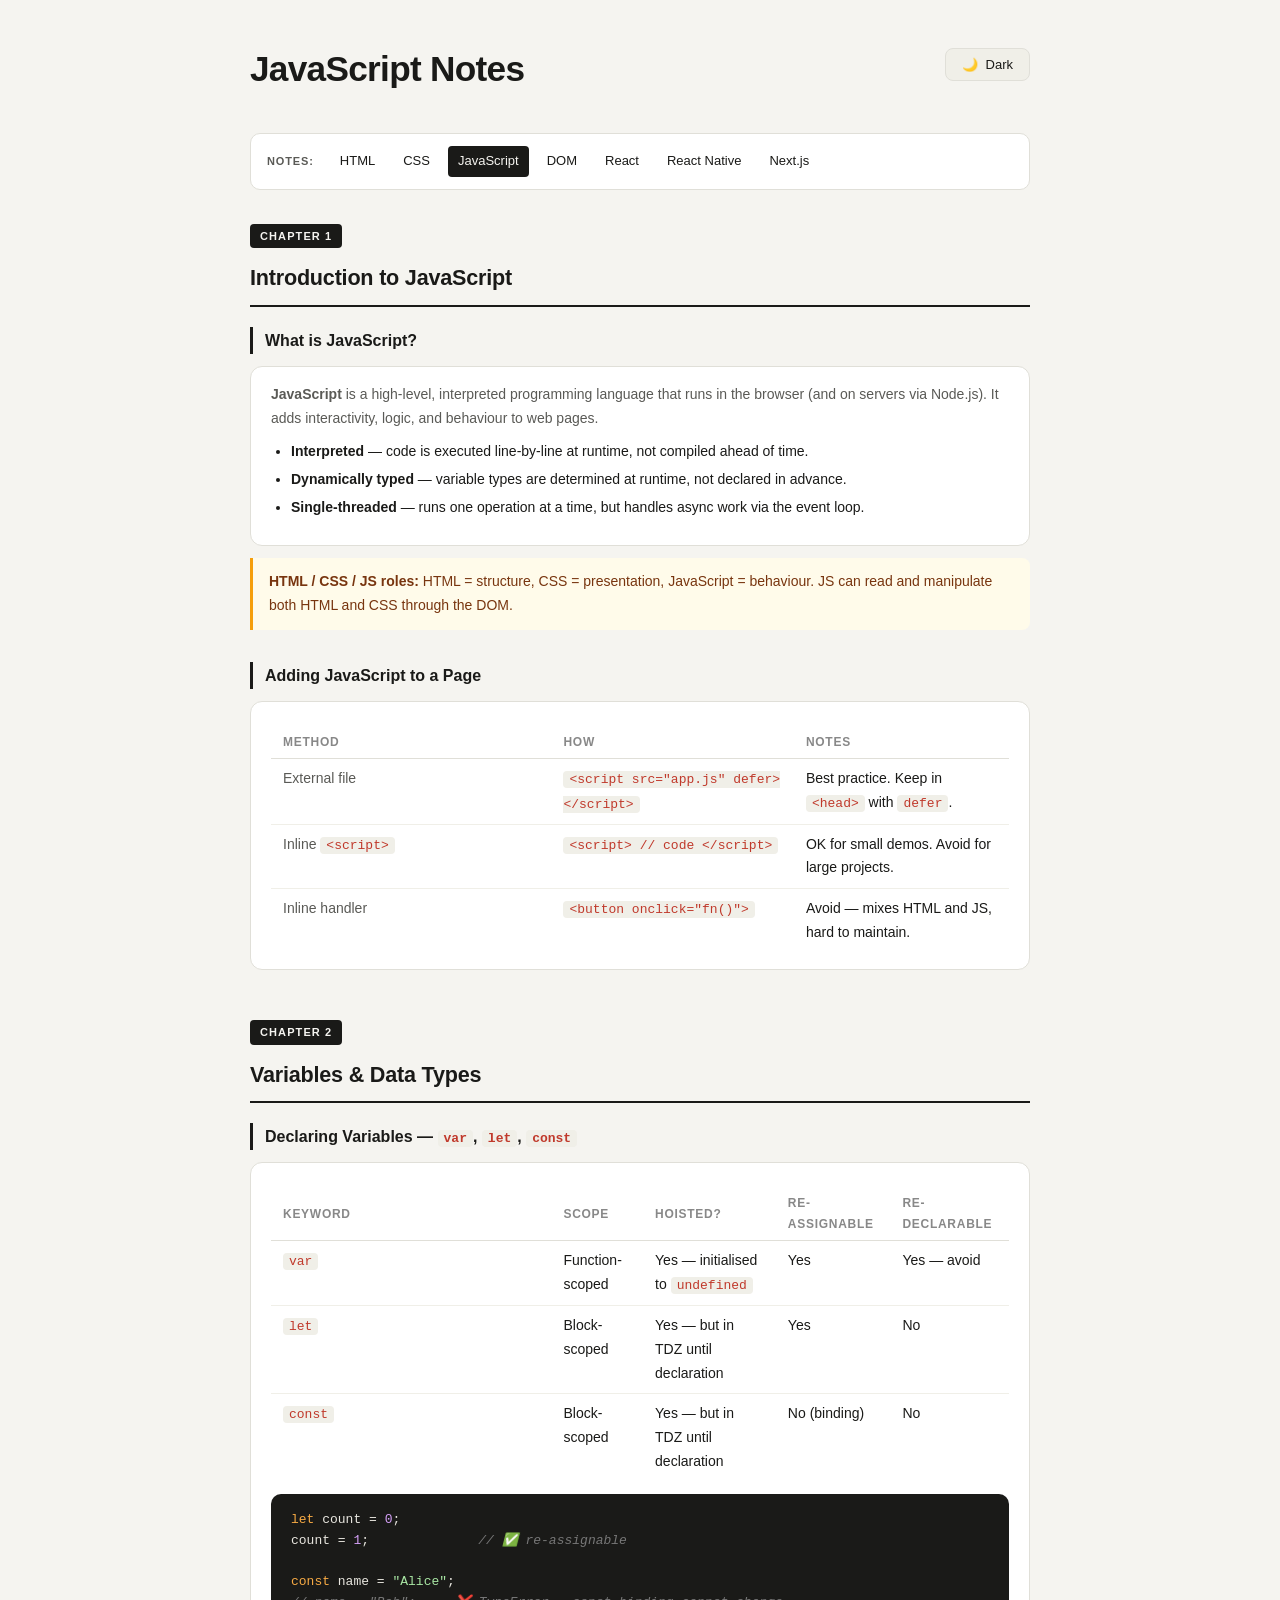
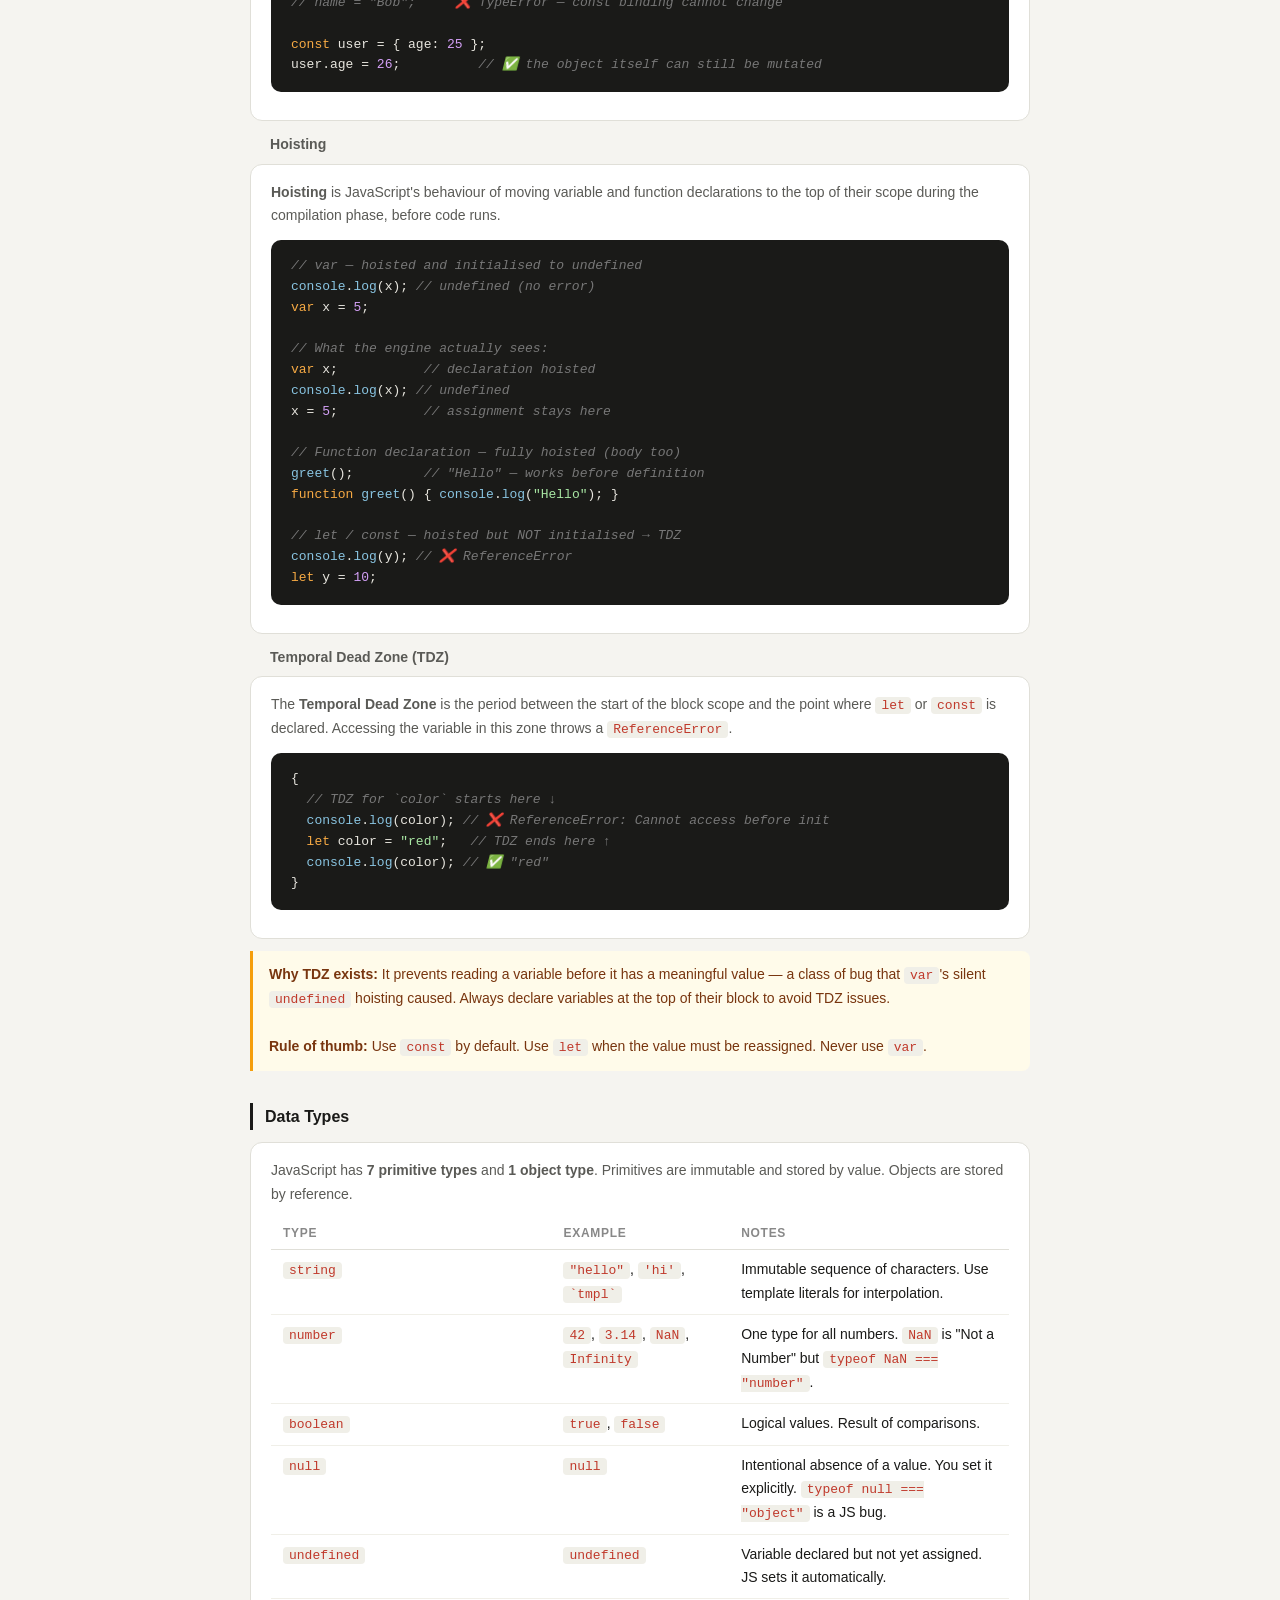
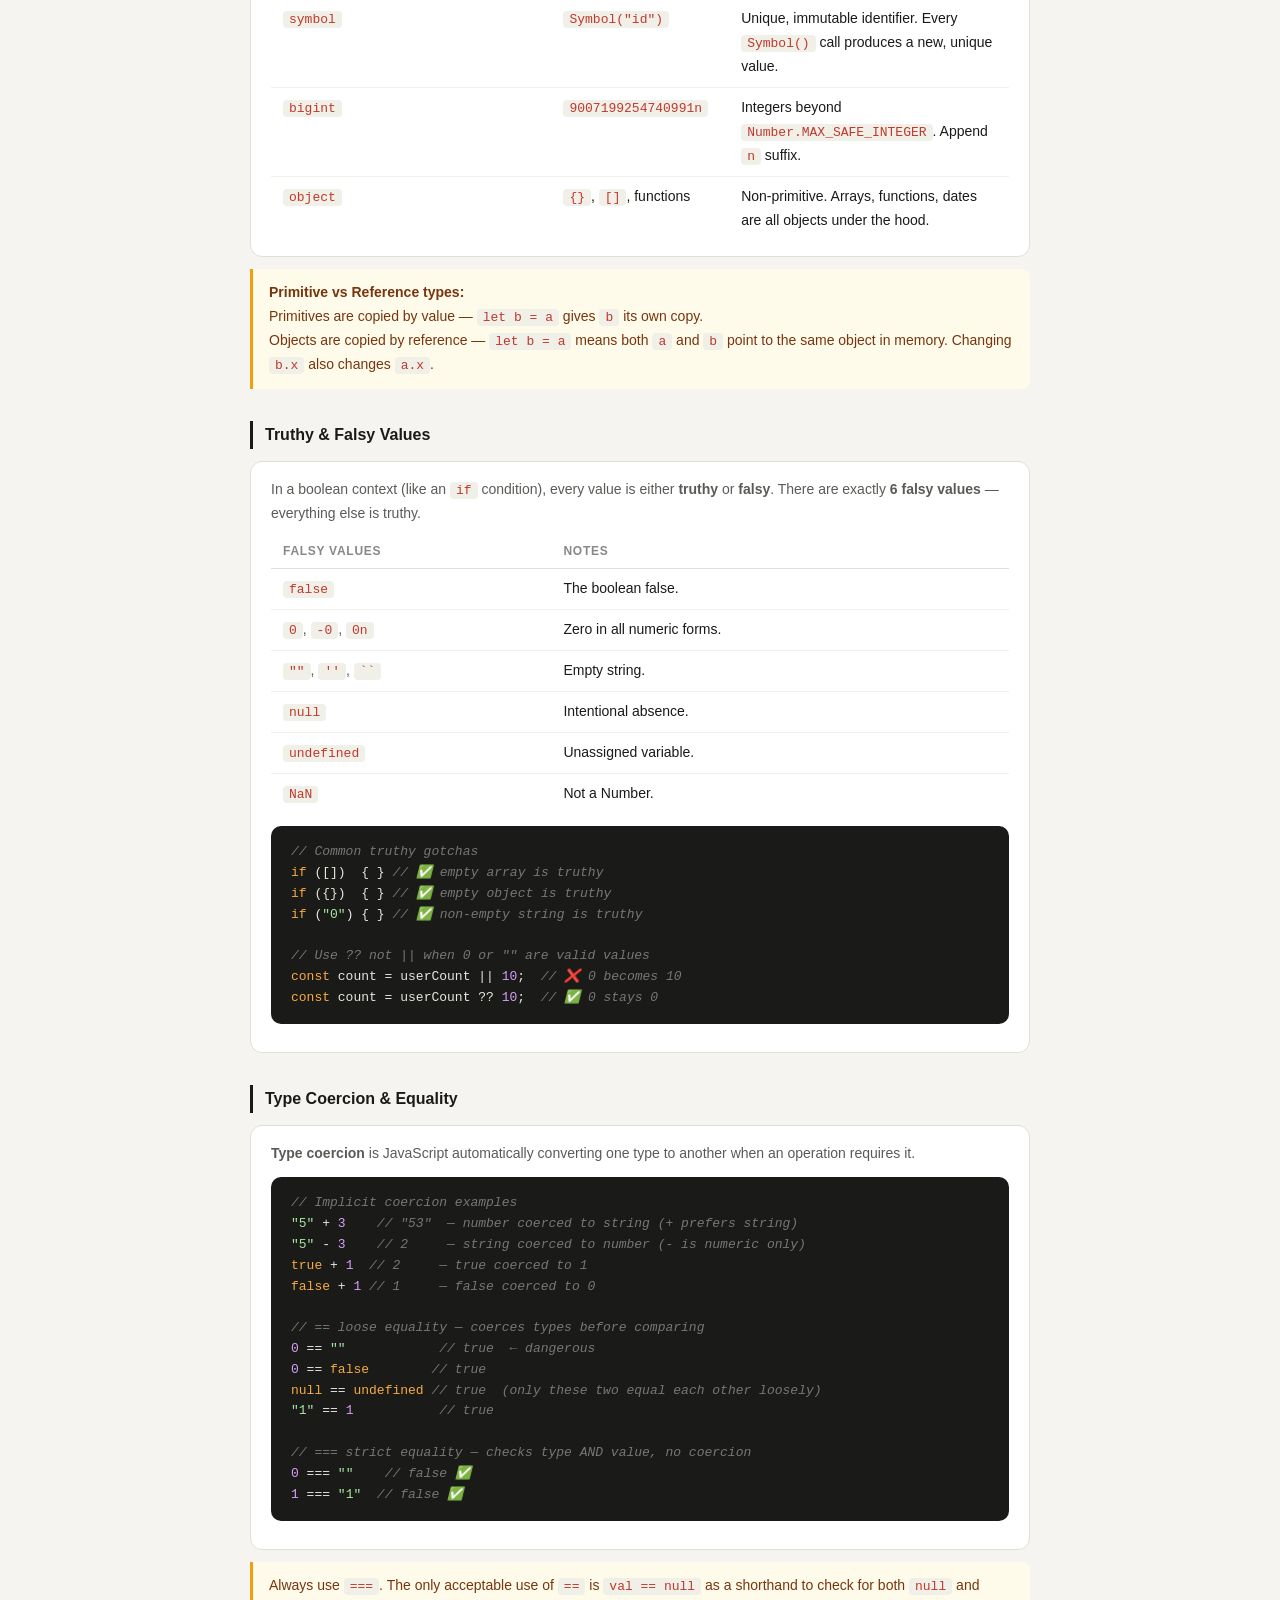
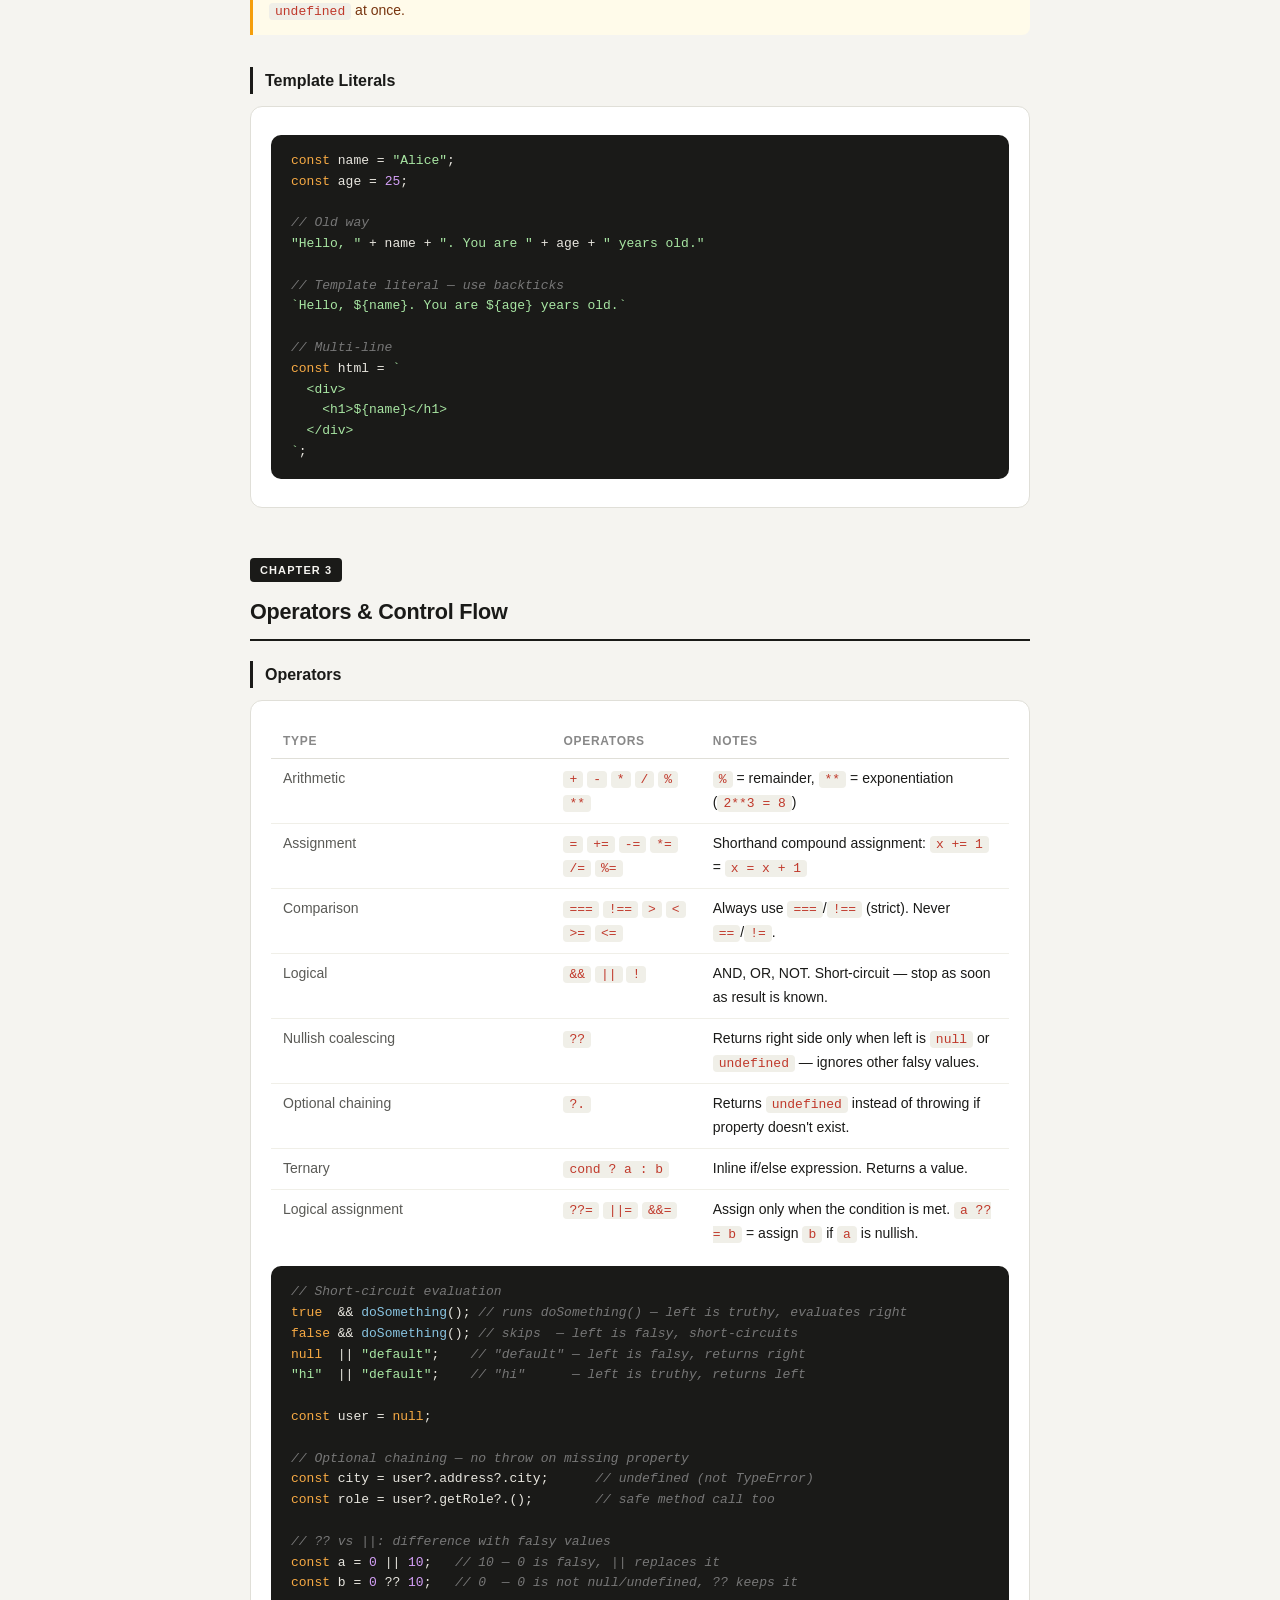
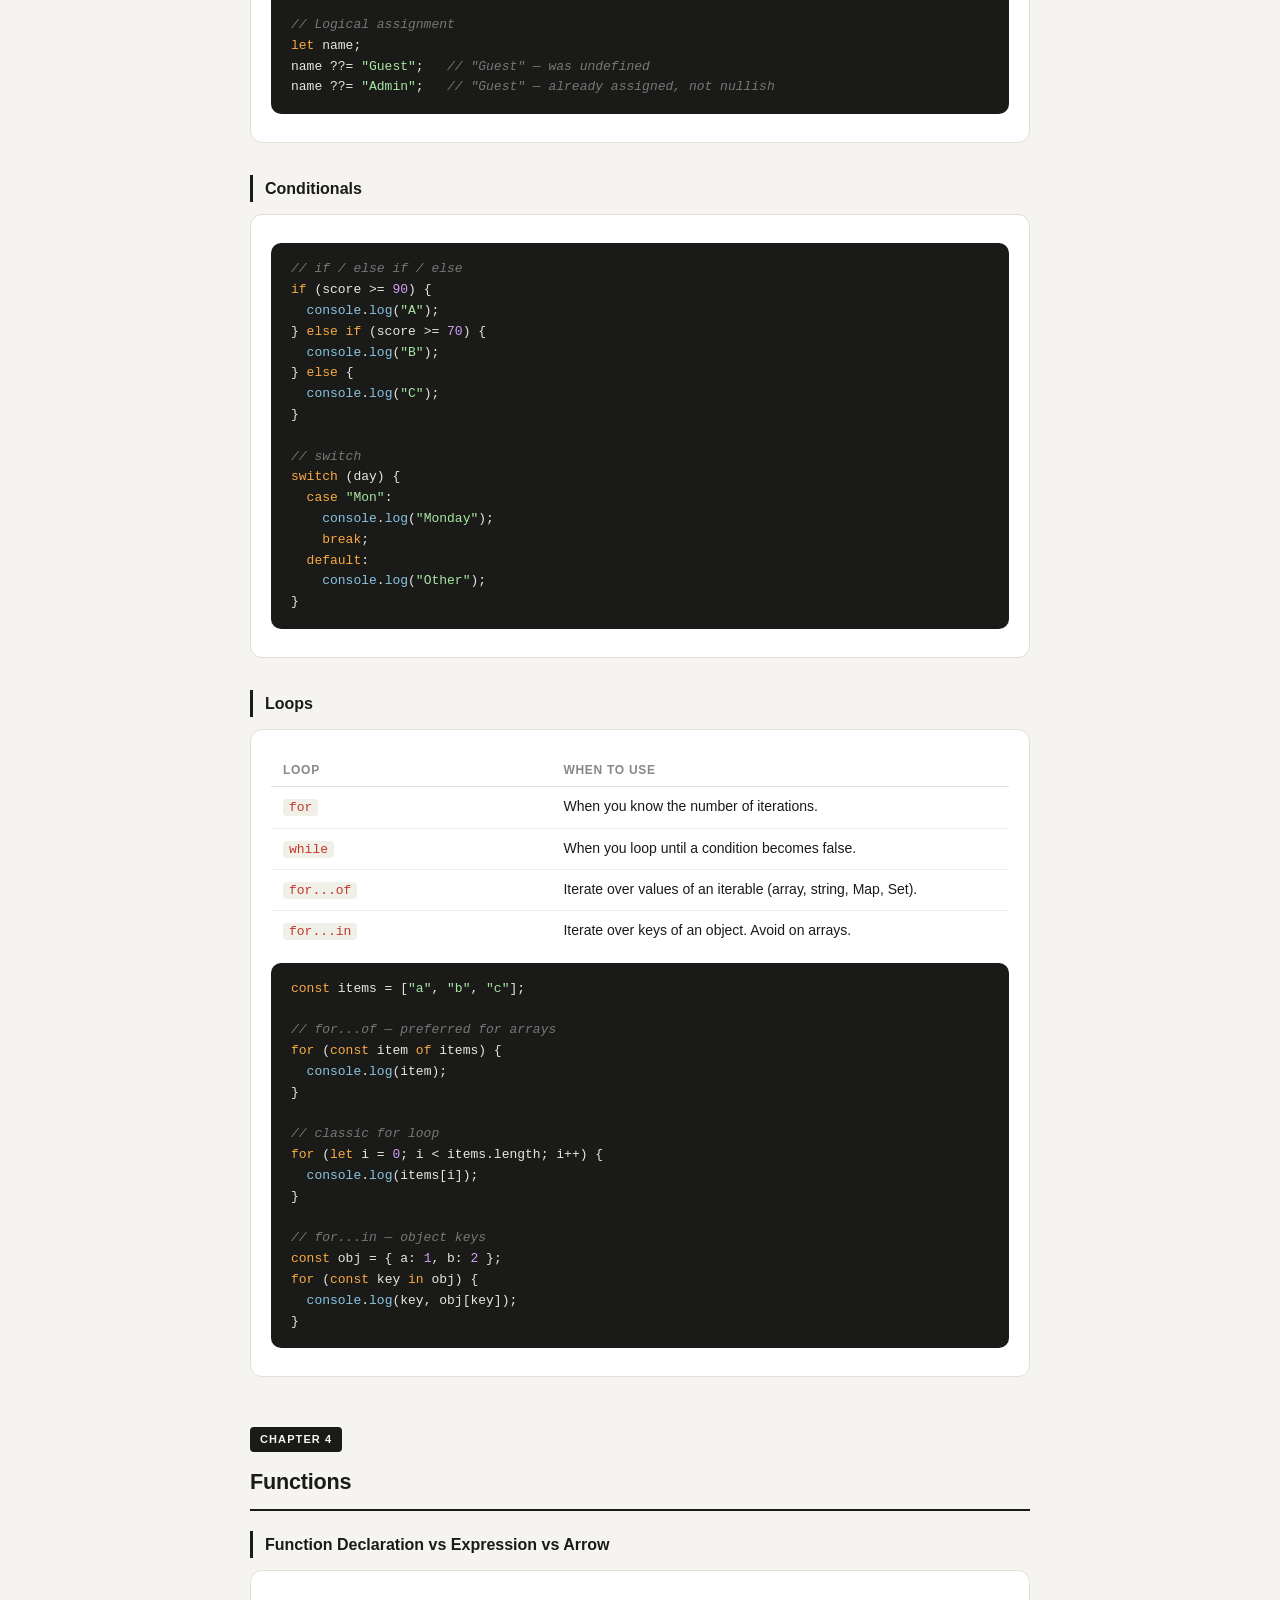
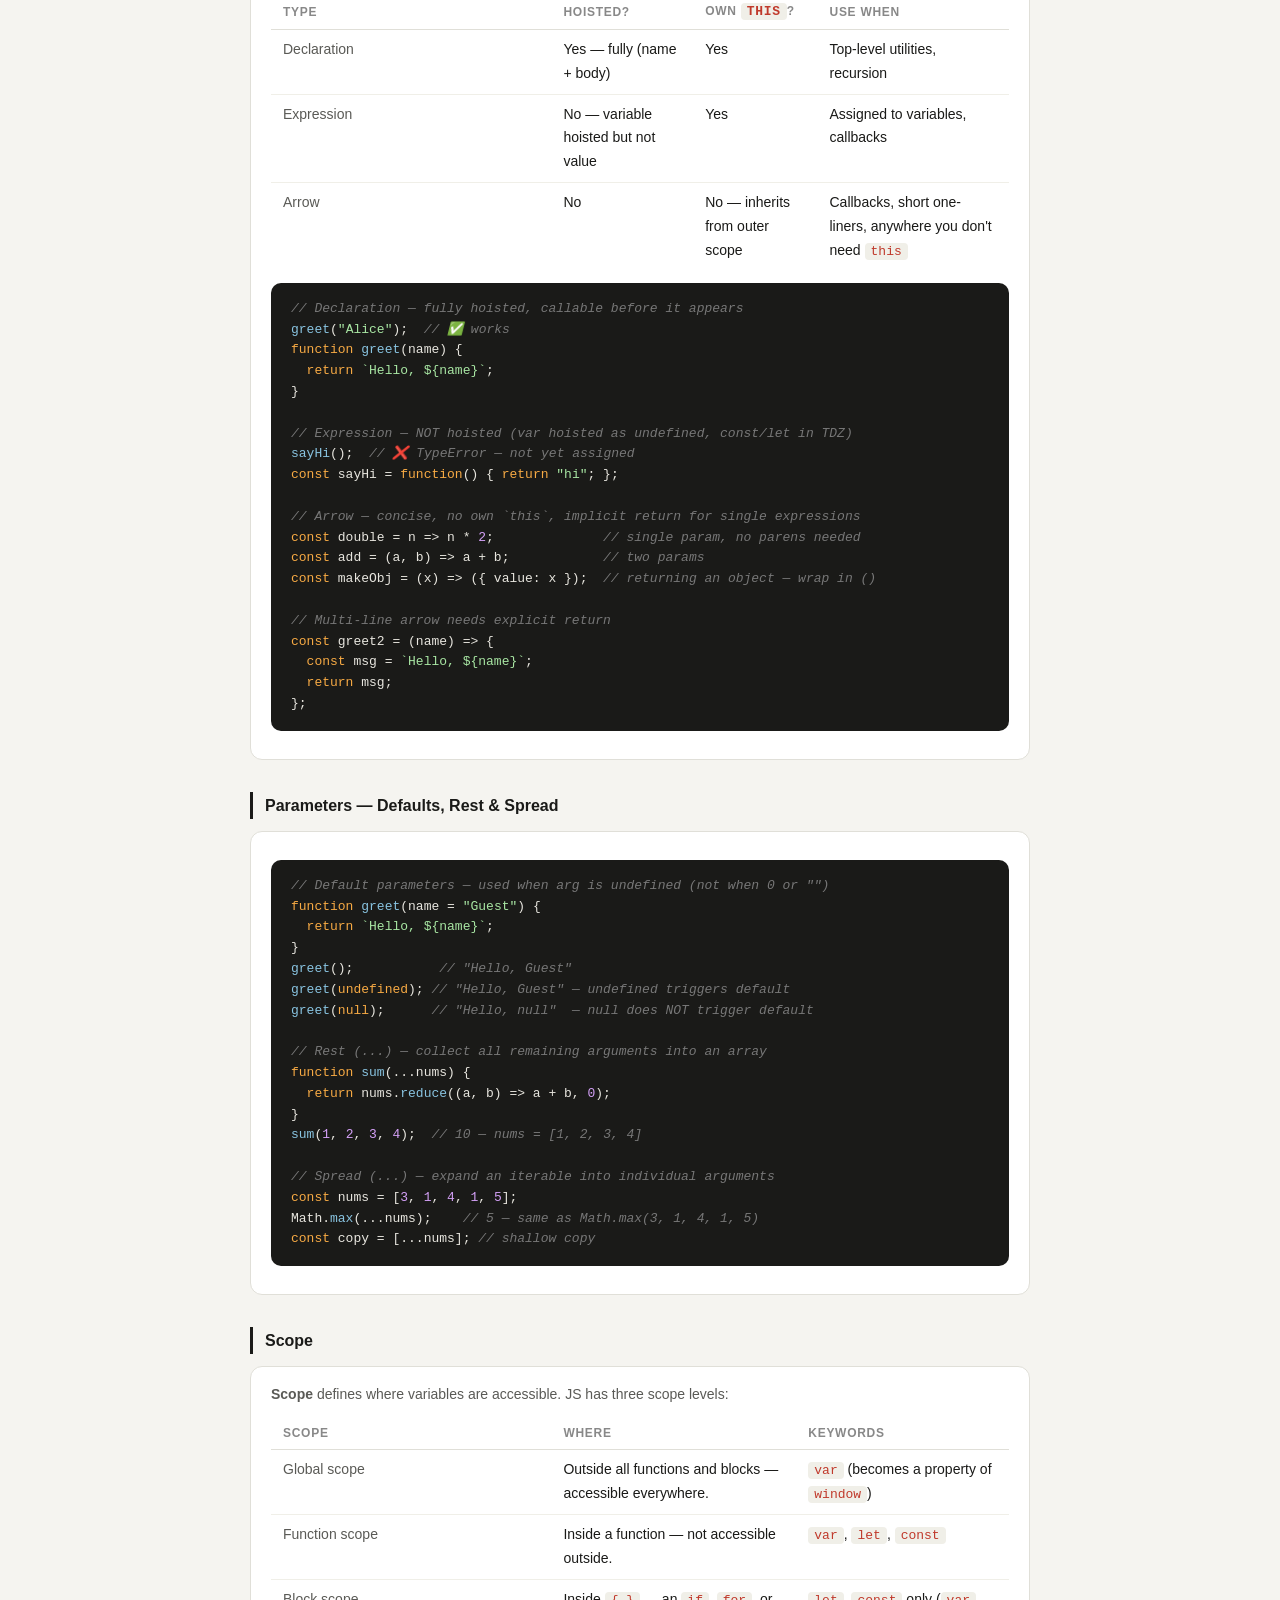
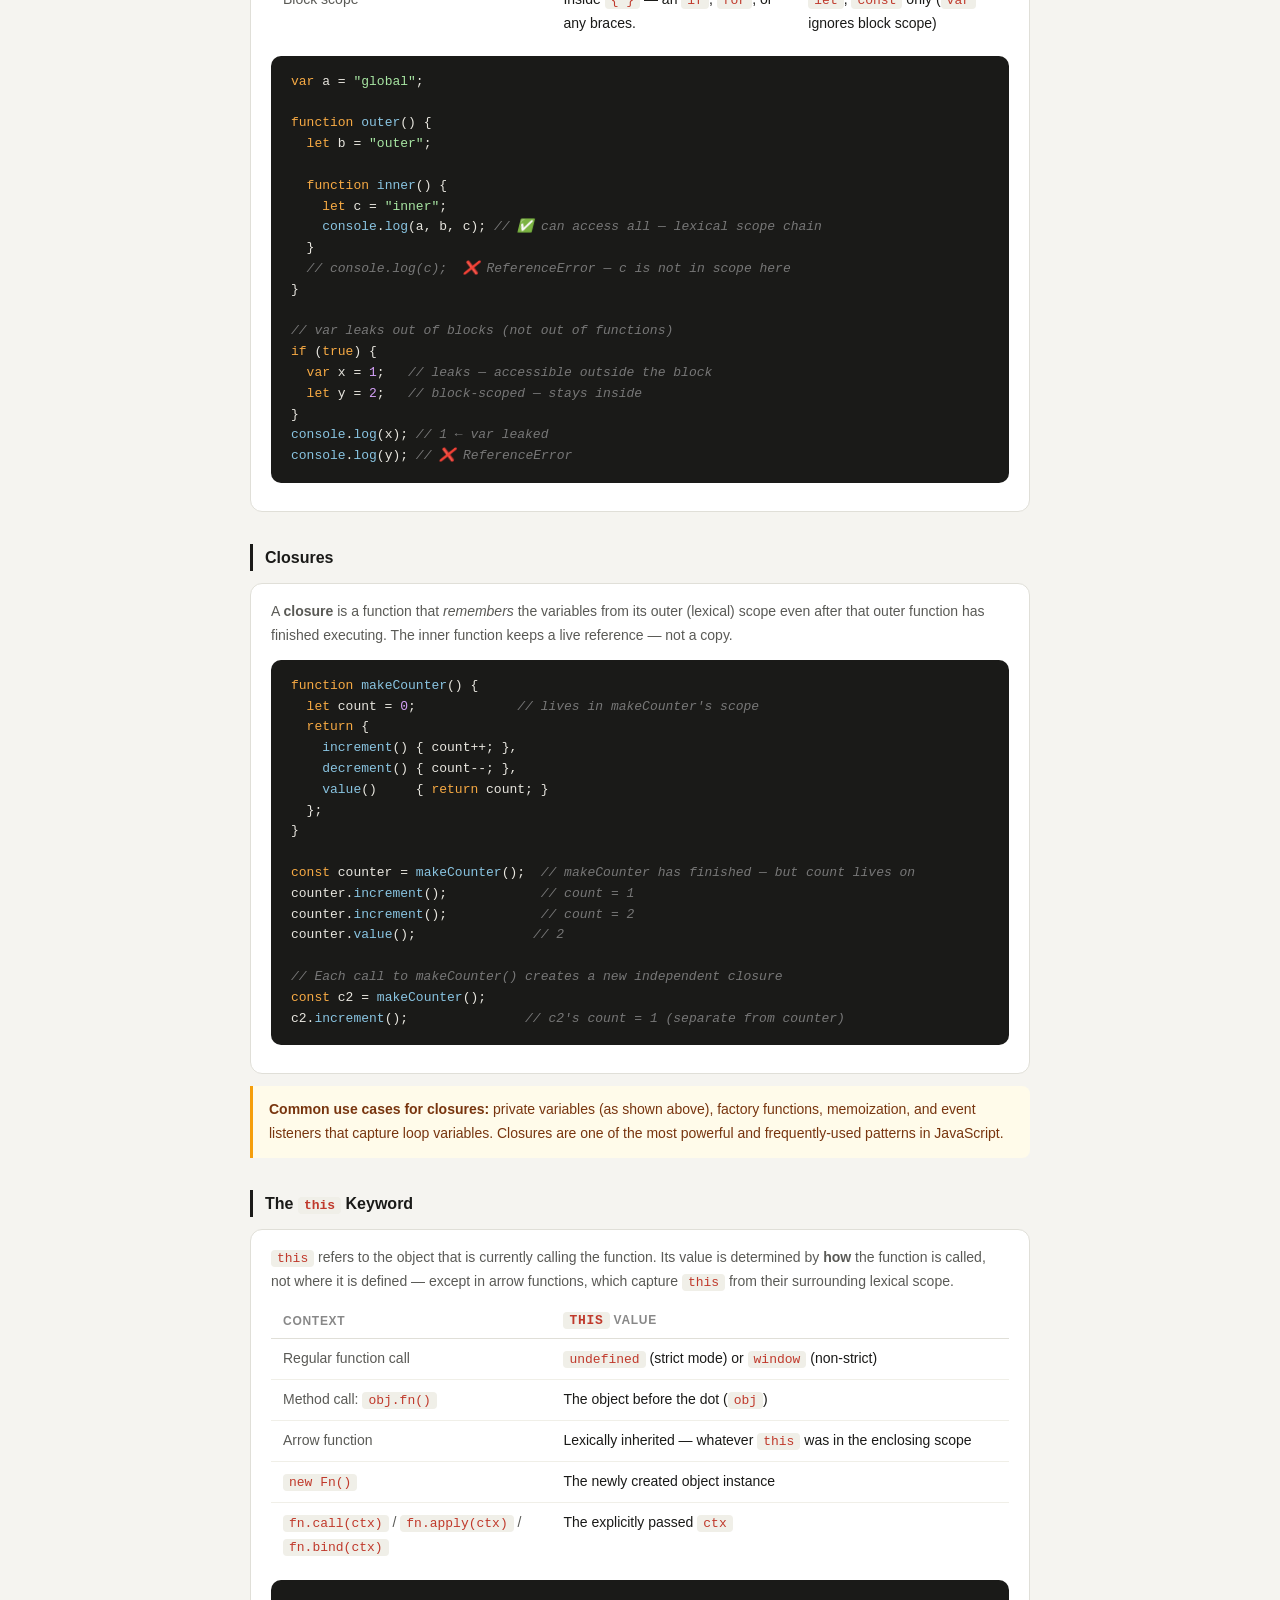
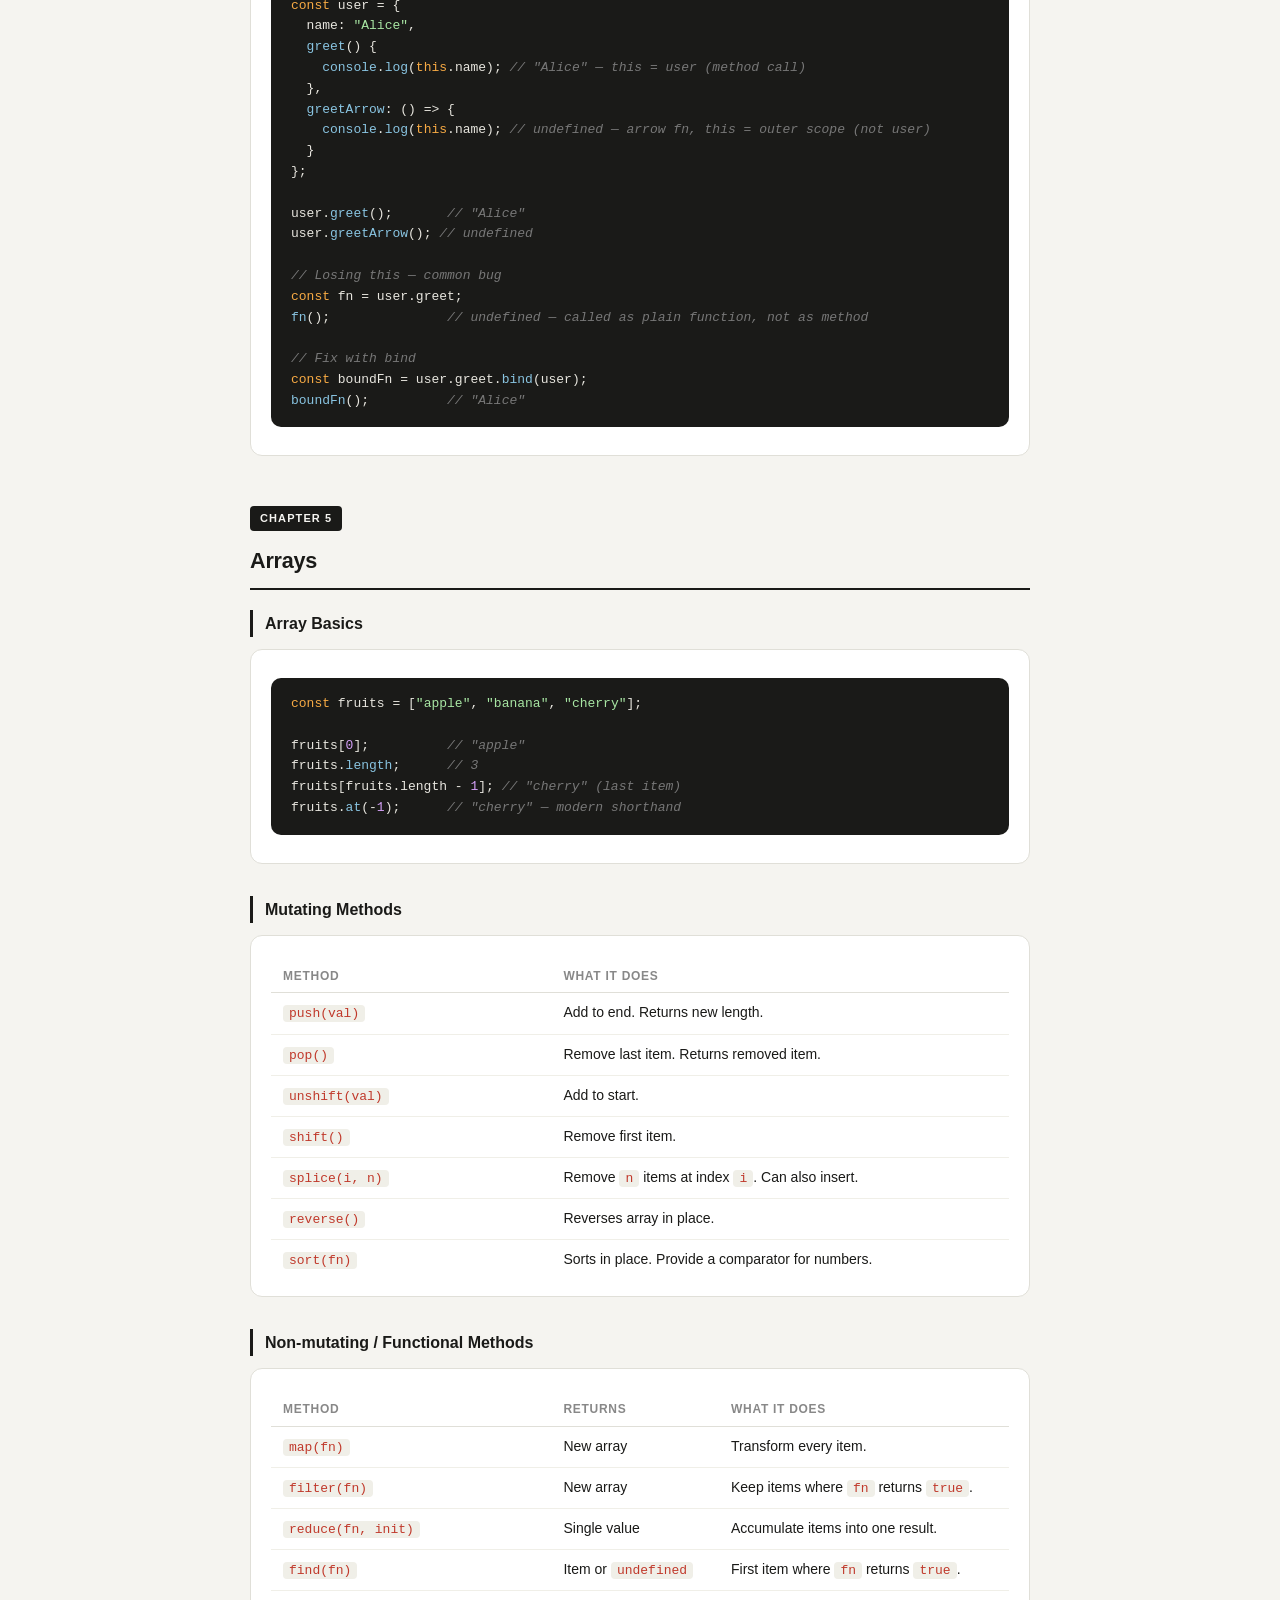
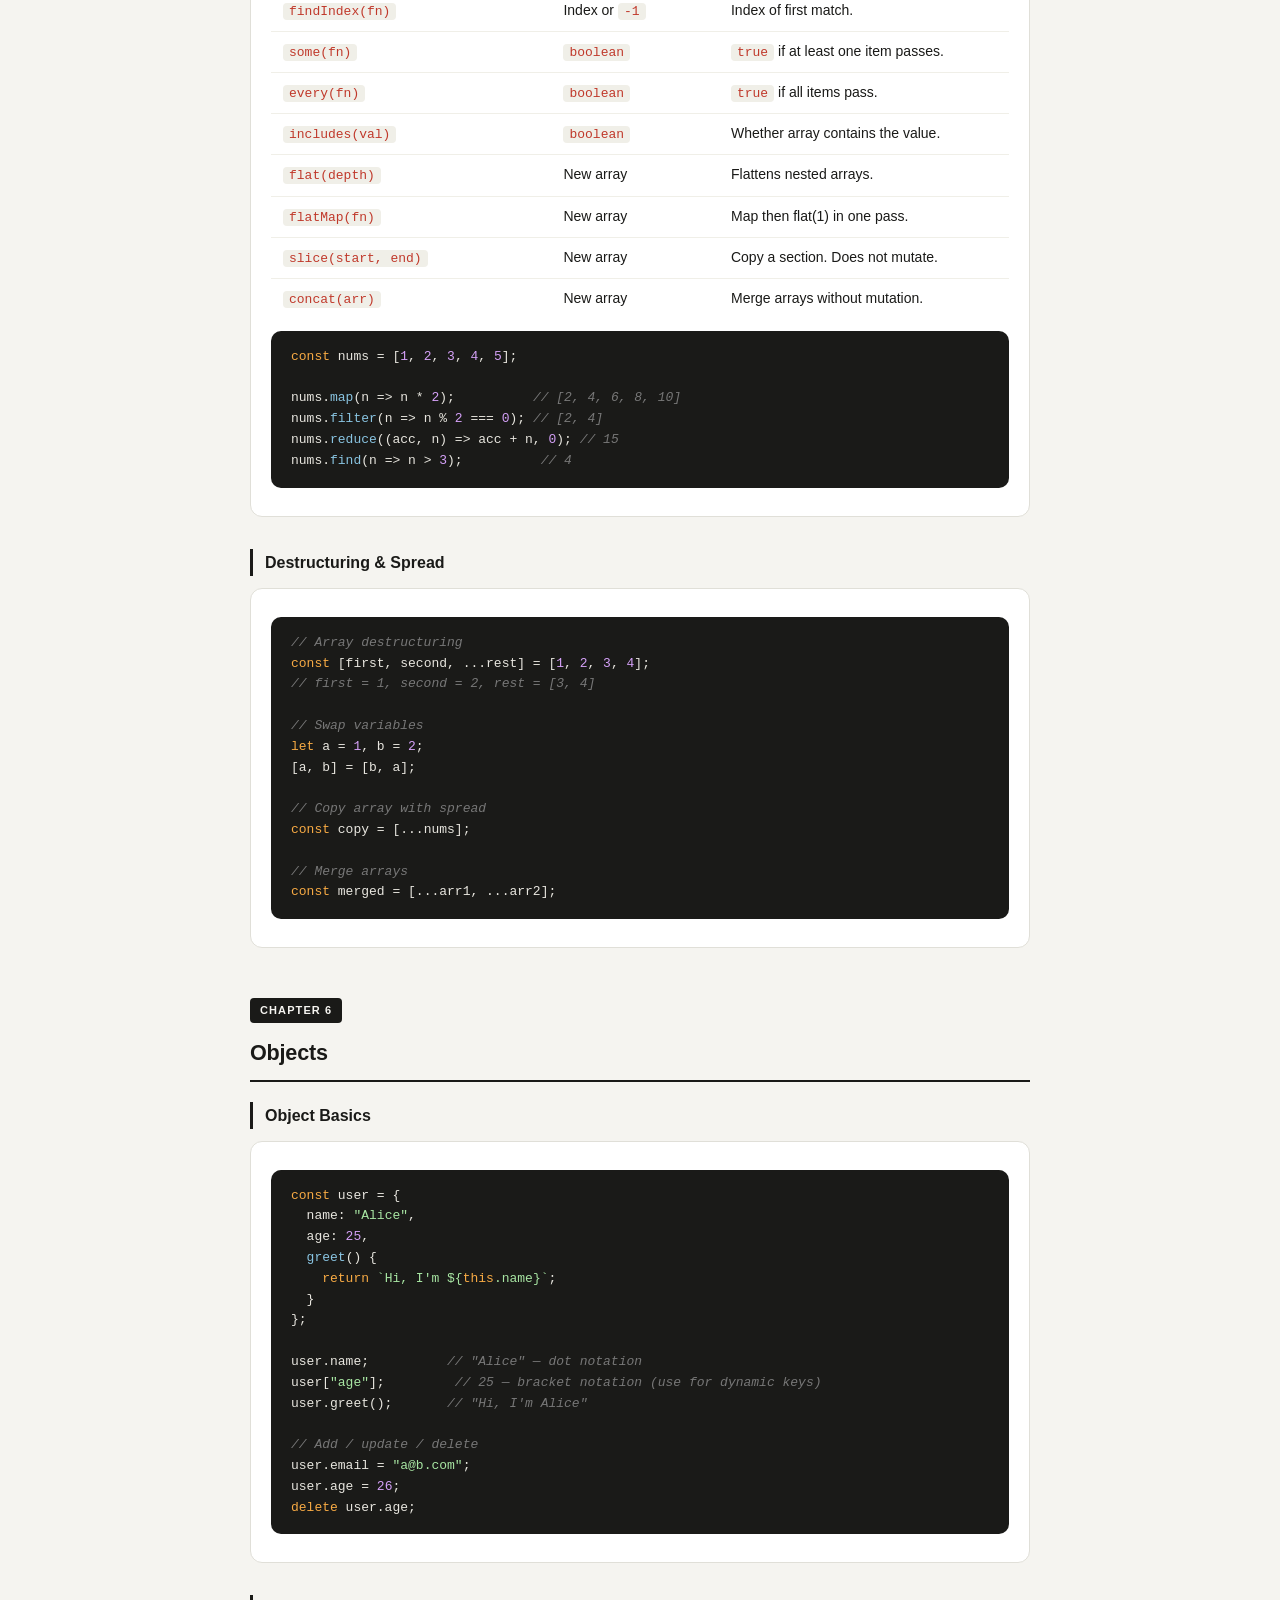
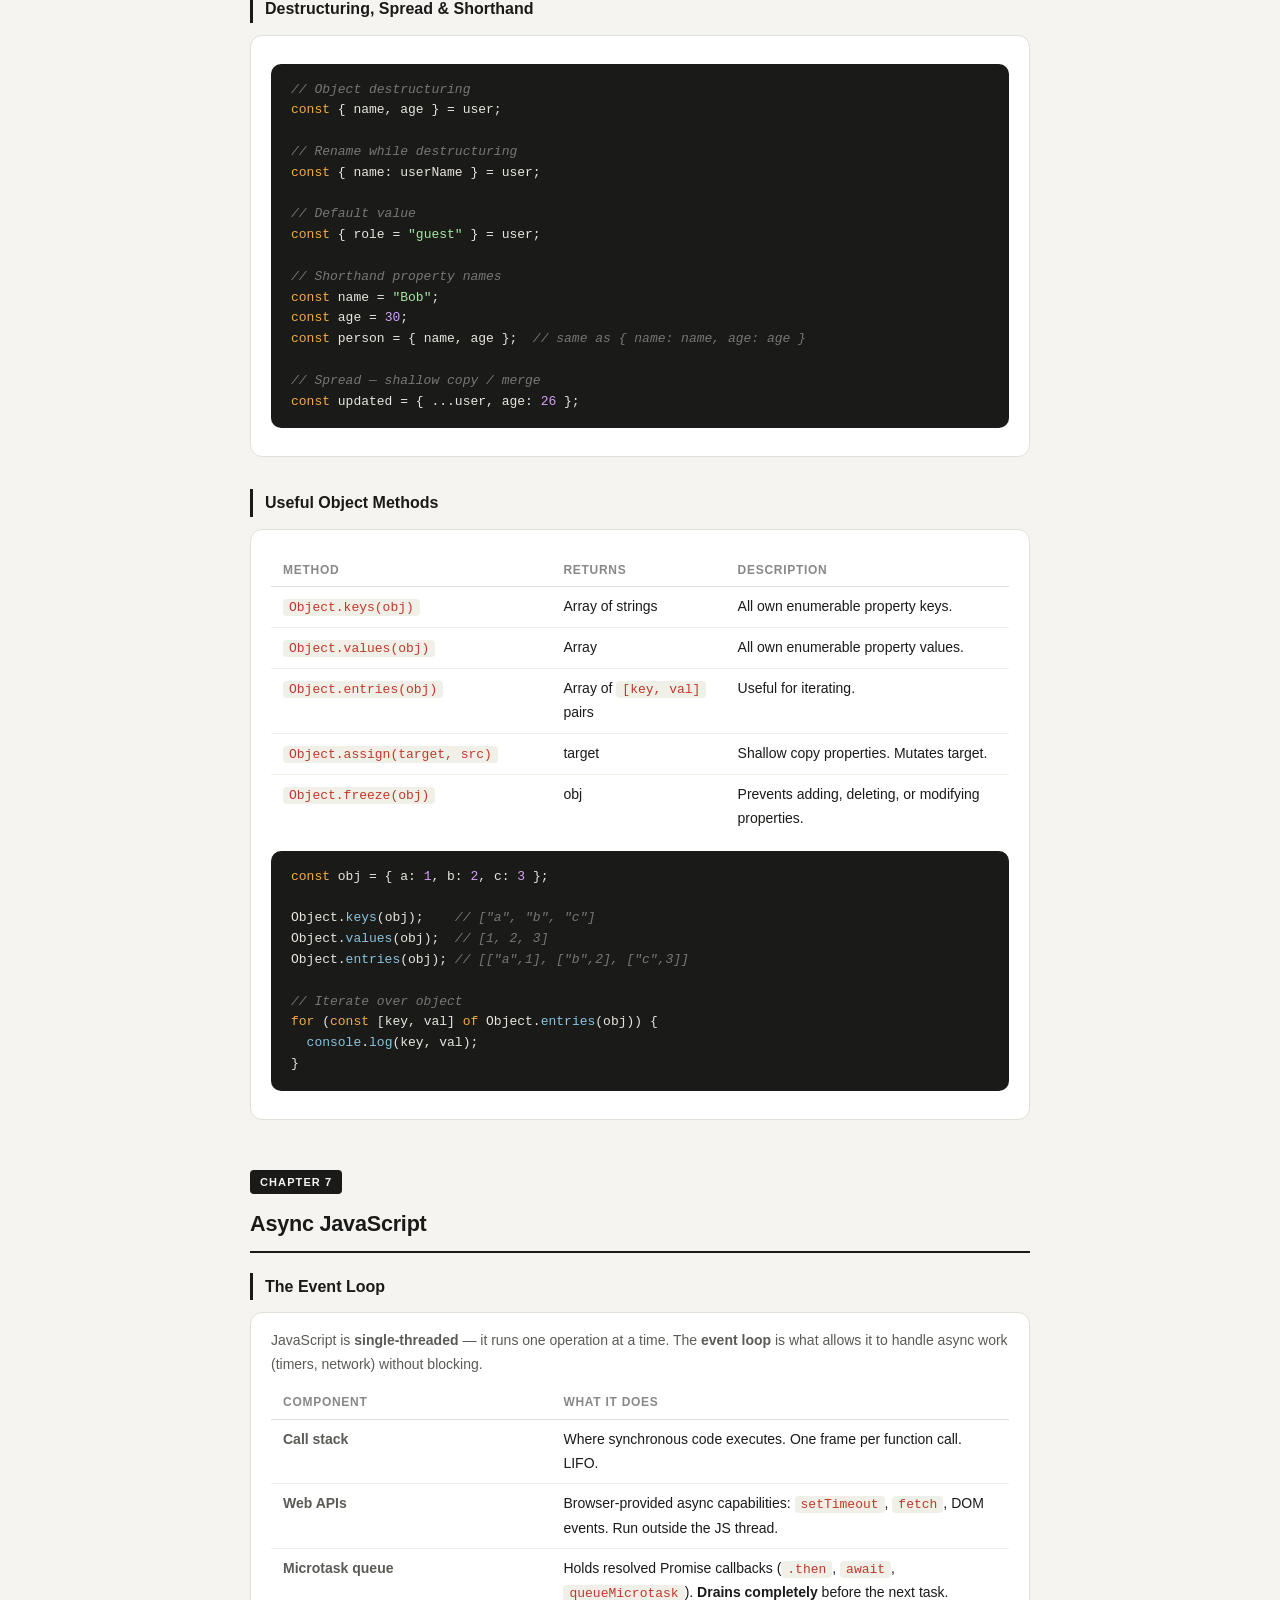
<file: javascript-notes.html>
<!doctype html>
<html lang="en">
  <head>
    <meta charset="UTF-8" />
    <meta name="viewport" content="width=device-width, initial-scale=1.0" />
    <title>JavaScript Notes</title>
    <link rel="stylesheet" href="shared.css" />
    <style>
      .code-block .kw  { color: #f7aa44; }
      .code-block .str { color: #a8e6a3; }
      .code-block .cm  { color: #777; font-style: italic; }
      .code-block .fn  { color: #89c4e1; }
      .code-block .num { color: #d4a0f7; }
    </style>
  </head>
  <body>
    <div class="page">
      <header>
        <h1>JavaScript Notes</h1>
        <button class="theme-toggle" onclick="toggleTheme()">
          <span id="theme-icon">🌙</span>
          <span id="theme-text">Dark</span>
        </button>
      </header>

      <nav class="nav-bar">
        <span class="nav-label">Notes:</span>
        <a href="html-notes.html">HTML</a>
        <a href="css-notes.html">CSS</a>
        <a href="javascript-notes.html" class="active">JavaScript</a>
        <a href="dom-notes.html">DOM</a>
        <a href="react-notes.html">React</a>
        <a href="react-native-notes.html">React Native</a>
        <a href="nextjs-notes.html">Next.js</a>
      </nav>

      <!-- ═══════════════════════════════════════
           CHAPTER 1 — Introduction
      ════════════════════════════════════════ -->
      <div class="chapter">
        <div class="chapter-heading">Chapter 1</div>
        <h2>Introduction to JavaScript</h2>

        <section>
          <h3>What is JavaScript?</h3>
          <div class="card">
            <p><strong>JavaScript</strong> is a high-level, interpreted programming language that runs in the browser (and on servers via Node.js). It adds interactivity, logic, and behaviour to web pages.</p>
            <ul>
              <li><strong>Interpreted</strong> — code is executed line-by-line at runtime, not compiled ahead of time.</li>
              <li><strong>Dynamically typed</strong> — variable types are determined at runtime, not declared in advance.</li>
              <li><strong>Single-threaded</strong> — runs one operation at a time, but handles async work via the event loop.</li>
            </ul>
          </div>
          <div class="highlight-box">
            <strong>HTML / CSS / JS roles:</strong> HTML = structure, CSS = presentation, JavaScript = behaviour. JS can read and manipulate both HTML and CSS through the DOM.
          </div>
        </section>

        <section>
          <h3>Adding JavaScript to a Page</h3>
          <div class="card">
            <table>
              <tr><th>Method</th><th>How</th><th>Notes</th></tr>
              <tr><td>External file</td><td><code>&lt;script src="app.js" defer&gt;&lt;/script&gt;</code></td><td>Best practice. Keep in <code>&lt;head&gt;</code> with <code>defer</code>.</td></tr>
              <tr><td>Inline <code>&lt;script&gt;</code></td><td><code>&lt;script&gt; // code &lt;/script&gt;</code></td><td>OK for small demos. Avoid for large projects.</td></tr>
              <tr><td>Inline handler</td><td><code>&lt;button onclick="fn()"&gt;</code></td><td>Avoid — mixes HTML and JS, hard to maintain.</td></tr>
            </table>
          </div>
        </section>
      </div>

      <!-- ═══════════════════════════════════════
           CHAPTER 2 — Variables & Data Types
      ════════════════════════════════════════ -->
      <div class="chapter">
        <div class="chapter-heading">Chapter 2</div>
        <h2>Variables &amp; Data Types</h2>

        <section>
          <h3>Declaring Variables — <code>var</code>, <code>let</code>, <code>const</code></h3>
          <div class="card">
            <table>
              <tr><th>Keyword</th><th>Scope</th><th>Hoisted?</th><th>Re-assignable</th><th>Re-declarable</th></tr>
              <tr><td><code>var</code></td><td>Function-scoped</td><td>Yes — initialised to <code>undefined</code></td><td>Yes</td><td>Yes — avoid</td></tr>
              <tr><td><code>let</code></td><td>Block-scoped</td><td>Yes — but in TDZ until declaration</td><td>Yes</td><td>No</td></tr>
              <tr><td><code>const</code></td><td>Block-scoped</td><td>Yes — but in TDZ until declaration</td><td>No (binding)</td><td>No</td></tr>
            </table>
            <!-- prettier-ignore -->
            <div class="code-block"><span class="kw">let</span> count = <span class="num">0</span>;
count = <span class="num">1</span>;              <span class="cm">// ✅ re-assignable</span>

<span class="kw">const</span> name = <span class="str">"Alice"</span>;
<span class="cm">// name = "Bob";     ❌ TypeError — const binding cannot change</span>

<span class="kw">const</span> user = { age: <span class="num">25</span> };
user.age = <span class="num">26</span>;          <span class="cm">// ✅ the object itself can still be mutated</span></div>
          </div>

          <h4>Hoisting</h4>
          <div class="card">
            <p><strong>Hoisting</strong> is JavaScript's behaviour of moving variable and function declarations to the top of their scope during the compilation phase, before code runs.</p>
            <!-- prettier-ignore -->
            <div class="code-block"><span class="cm">// var — hoisted and initialised to undefined</span>
<span class="fn">console</span>.<span class="fn">log</span>(x); <span class="cm">// undefined (no error)</span>
<span class="kw">var</span> x = <span class="num">5</span>;

<span class="cm">// What the engine actually sees:</span>
<span class="kw">var</span> x;           <span class="cm">// declaration hoisted</span>
<span class="fn">console</span>.<span class="fn">log</span>(x); <span class="cm">// undefined</span>
x = <span class="num">5</span>;           <span class="cm">// assignment stays here</span>

<span class="cm">// Function declaration — fully hoisted (body too)</span>
<span class="fn">greet</span>();         <span class="cm">// "Hello" — works before definition</span>
<span class="kw">function</span> <span class="fn">greet</span>() { <span class="fn">console</span>.<span class="fn">log</span>(<span class="str">"Hello"</span>); }</span>

<span class="cm">// let / const — hoisted but NOT initialised → TDZ</span>
<span class="fn">console</span>.<span class="fn">log</span>(y); <span class="cm">// ❌ ReferenceError</span>
<span class="kw">let</span> y = <span class="num">10</span>;</div>
          </div>

          <h4>Temporal Dead Zone (TDZ)</h4>
          <div class="card">
            <p>The <strong>Temporal Dead Zone</strong> is the period between the start of the block scope and the point where <code>let</code> or <code>const</code> is declared. Accessing the variable in this zone throws a <code>ReferenceError</code>.</p>
            <!-- prettier-ignore -->
            <div class="code-block">{
  <span class="cm">// TDZ for `color` starts here ↓</span>
  <span class="fn">console</span>.<span class="fn">log</span>(color); <span class="cm">// ❌ ReferenceError: Cannot access before init</span>
  <span class="kw">let</span> color = <span class="str">"red"</span>;   <span class="cm">// TDZ ends here ↑</span>
  <span class="fn">console</span>.<span class="fn">log</span>(color); <span class="cm">// ✅ "red"</span>
}</div>
          </div>
          <div class="highlight-box">
            <strong>Why TDZ exists:</strong> It prevents reading a variable before it has a meaningful value — a class of bug that <code>var</code>'s silent <code>undefined</code> hoisting caused. Always declare variables at the top of their block to avoid TDZ issues.<br /><br />
            <strong>Rule of thumb:</strong> Use <code>const</code> by default. Use <code>let</code> when the value must be reassigned. Never use <code>var</code>.
          </div>
        </section>

        <section>
          <h3>Data Types</h3>
          <div class="card">
            <p>JavaScript has <strong>7 primitive types</strong> and <strong>1 object type</strong>. Primitives are immutable and stored by value. Objects are stored by reference.</p>
            <table>
              <tr><th>Type</th><th>Example</th><th>Notes</th></tr>
              <tr><td><code>string</code></td><td><code>"hello"</code>, <code>'hi'</code>, <code>`tmpl`</code></td><td>Immutable sequence of characters. Use template literals for interpolation.</td></tr>
              <tr><td><code>number</code></td><td><code>42</code>, <code>3.14</code>, <code>NaN</code>, <code>Infinity</code></td><td>One type for all numbers. <code>NaN</code> is "Not a Number" but <code>typeof NaN === "number"</code>.</td></tr>
              <tr><td><code>boolean</code></td><td><code>true</code>, <code>false</code></td><td>Logical values. Result of comparisons.</td></tr>
              <tr><td><code>null</code></td><td><code>null</code></td><td>Intentional absence of a value. You set it explicitly. <code>typeof null === "object"</code> is a JS bug.</td></tr>
              <tr><td><code>undefined</code></td><td><code>undefined</code></td><td>Variable declared but not yet assigned. JS sets it automatically.</td></tr>
              <tr><td><code>symbol</code></td><td><code>Symbol("id")</code></td><td>Unique, immutable identifier. Every <code>Symbol()</code> call produces a new, unique value.</td></tr>
              <tr><td><code>bigint</code></td><td><code>9007199254740991n</code></td><td>Integers beyond <code>Number.MAX_SAFE_INTEGER</code>. Append <code>n</code> suffix.</td></tr>
              <tr><td><code>object</code></td><td><code>{}</code>, <code>[]</code>, functions</td><td>Non-primitive. Arrays, functions, dates are all objects under the hood.</td></tr>
            </table>
          </div>
          <div class="highlight-box">
            <strong>Primitive vs Reference types:</strong><br />
            Primitives are copied by value — <code>let b = a</code> gives <code>b</code> its own copy.<br />
            Objects are copied by reference — <code>let b = a</code> means both <code>a</code> and <code>b</code> point to the same object in memory. Changing <code>b.x</code> also changes <code>a.x</code>.
          </div>
        </section>

        <section>
          <h3>Truthy &amp; Falsy Values</h3>
          <div class="card">
            <p>In a boolean context (like an <code>if</code> condition), every value is either <strong>truthy</strong> or <strong>falsy</strong>. There are exactly <strong>6 falsy values</strong> — everything else is truthy.</p>
            <table>
              <tr><th>Falsy values</th><th>Notes</th></tr>
              <tr><td><code>false</code></td><td>The boolean false.</td></tr>
              <tr><td><code>0</code>, <code>-0</code>, <code>0n</code></td><td>Zero in all numeric forms.</td></tr>
              <tr><td><code>""</code>, <code>''</code>, <code>``</code></td><td>Empty string.</td></tr>
              <tr><td><code>null</code></td><td>Intentional absence.</td></tr>
              <tr><td><code>undefined</code></td><td>Unassigned variable.</td></tr>
              <tr><td><code>NaN</code></td><td>Not a Number.</td></tr>
            </table>
            <!-- prettier-ignore -->
            <div class="code-block"><span class="cm">// Common truthy gotchas</span>
<span class="kw">if</span> ([])  { } <span class="cm">// ✅ empty array is truthy</span>
<span class="kw">if</span> ({})  { } <span class="cm">// ✅ empty object is truthy</span>
<span class="kw">if</span> (<span class="str">"0"</span>) { } <span class="cm">// ✅ non-empty string is truthy</span>

<span class="cm">// Use ?? not || when 0 or "" are valid values</span>
<span class="kw">const</span> count = userCount || <span class="num">10</span>;  <span class="cm">// ❌ 0 becomes 10</span>
<span class="kw">const</span> count = userCount ?? <span class="num">10</span>;  <span class="cm">// ✅ 0 stays 0</span></div>
          </div>
        </section>

        <section>
          <h3>Type Coercion &amp; Equality</h3>
          <div class="card">
            <p><strong>Type coercion</strong> is JavaScript automatically converting one type to another when an operation requires it.</p>
            <!-- prettier-ignore -->
            <div class="code-block"><span class="cm">// Implicit coercion examples</span>
<span class="str">"5"</span> + <span class="num">3</span>    <span class="cm">// "53"  — number coerced to string (+ prefers string)</span>
<span class="str">"5"</span> - <span class="num">3</span>    <span class="cm">// 2     — string coerced to number (- is numeric only)</span>
<span class="kw">true</span> + <span class="num">1</span>  <span class="cm">// 2     — true coerced to 1</span>
<span class="kw">false</span> + <span class="num">1</span> <span class="cm">// 1     — false coerced to 0</span>

<span class="cm">// == loose equality — coerces types before comparing</span>
<span class="num">0</span> == <span class="str">""</span>            <span class="cm">// true  ← dangerous</span>
<span class="num">0</span> == <span class="kw">false</span>        <span class="cm">// true</span>
<span class="kw">null</span> == <span class="kw">undefined</span> <span class="cm">// true  (only these two equal each other loosely)</span>
<span class="str">"1"</span> == <span class="num">1</span>           <span class="cm">// true</span>

<span class="cm">// === strict equality — checks type AND value, no coercion</span>
<span class="num">0</span> === <span class="str">""</span>    <span class="cm">// false ✅</span>
<span class="num">1</span> === <span class="str">"1"</span>  <span class="cm">// false ✅</span></div>
          </div>
          <div class="highlight-box">Always use <code>===</code>. The only acceptable use of <code>==</code> is <code>val == null</code> as a shorthand to check for both <code>null</code> and <code>undefined</code> at once.</div>
        </section>

        <section>
          <h3>Template Literals</h3>
          <div class="card">
            <!-- prettier-ignore -->
            <div class="code-block"><span class="kw">const</span> name = <span class="str">"Alice"</span>;
<span class="kw">const</span> age = <span class="num">25</span>;

<span class="cm">// Old way</span>
<span class="str">"Hello, "</span> + name + <span class="str">". You are "</span> + age + <span class="str">" years old."</span>

<span class="cm">// Template literal — use backticks</span>
<span class="str">`Hello, ${name}. You are ${age} years old.`</span>

<span class="cm">// Multi-line</span>
<span class="kw">const</span> html = <span class="str">`
  &lt;div&gt;
    &lt;h1&gt;${name}&lt;/h1&gt;
  &lt;/div&gt;
`</span>;</div>
          </div>
        </section>
      </div>

      <!-- ═══════════════════════════════════════
           CHAPTER 3 — Operators & Control Flow
      ════════════════════════════════════════ -->
      <div class="chapter">
        <div class="chapter-heading">Chapter 3</div>
        <h2>Operators &amp; Control Flow</h2>

        <section>
          <h3>Operators</h3>
          <div class="card">
            <table>
              <tr><th>Type</th><th>Operators</th><th>Notes</th></tr>
              <tr><td>Arithmetic</td><td><code>+</code> <code>-</code> <code>*</code> <code>/</code> <code>%</code> <code>**</code></td><td><code>%</code> = remainder, <code>**</code> = exponentiation (<code>2**3 = 8</code>)</td></tr>
              <tr><td>Assignment</td><td><code>=</code> <code>+=</code> <code>-=</code> <code>*=</code> <code>/=</code> <code>%=</code></td><td>Shorthand compound assignment: <code>x += 1</code> = <code>x = x + 1</code></td></tr>
              <tr><td>Comparison</td><td><code>===</code> <code>!==</code> <code>&gt;</code> <code>&lt;</code> <code>&gt;=</code> <code>&lt;=</code></td><td>Always use <code>===</code>/<code>!==</code> (strict). Never <code>==</code>/<code>!=</code>.</td></tr>
              <tr><td>Logical</td><td><code>&amp;&amp;</code> <code>||</code> <code>!</code></td><td>AND, OR, NOT. Short-circuit — stop as soon as result is known.</td></tr>
              <tr><td>Nullish coalescing</td><td><code>??</code></td><td>Returns right side only when left is <code>null</code> or <code>undefined</code> — ignores other falsy values.</td></tr>
              <tr><td>Optional chaining</td><td><code>?.</code></td><td>Returns <code>undefined</code> instead of throwing if property doesn't exist.</td></tr>
              <tr><td>Ternary</td><td><code>cond ? a : b</code></td><td>Inline if/else expression. Returns a value.</td></tr>
              <tr><td>Logical assignment</td><td><code>??=</code> <code>||=</code> <code>&amp;&amp;=</code></td><td>Assign only when the condition is met. <code>a ??= b</code> = assign <code>b</code> if <code>a</code> is nullish.</td></tr>
            </table>
            <!-- prettier-ignore -->
            <div class="code-block"><span class="cm">// Short-circuit evaluation</span>
<span class="kw">true</span>  &amp;&amp; <span class="fn">doSomething</span>(); <span class="cm">// runs doSomething() — left is truthy, evaluates right</span>
<span class="kw">false</span> &amp;&amp; <span class="fn">doSomething</span>(); <span class="cm">// skips  — left is falsy, short-circuits</span>
<span class="kw">null</span>  || <span class="str">"default"</span>;    <span class="cm">// "default" — left is falsy, returns right</span>
<span class="str">"hi"</span>  || <span class="str">"default"</span>;    <span class="cm">// "hi"      — left is truthy, returns left</span>

<span class="kw">const</span> user = <span class="kw">null</span>;

<span class="cm">// Optional chaining — no throw on missing property</span>
<span class="kw">const</span> city = user?.address?.city;      <span class="cm">// undefined (not TypeError)</span>
<span class="kw">const</span> role = user?.getRole?.();        <span class="cm">// safe method call too</span>

<span class="cm">// ?? vs ||: difference with falsy values</span>
<span class="kw">const</span> a = <span class="num">0</span> || <span class="num">10</span>;   <span class="cm">// 10 — 0 is falsy, || replaces it</span>
<span class="kw">const</span> b = <span class="num">0</span> ?? <span class="num">10</span>;   <span class="cm">// 0  — 0 is not null/undefined, ?? keeps it</span>

<span class="cm">// Logical assignment</span>
<span class="kw">let</span> name;
name ??= <span class="str">"Guest"</span>;   <span class="cm">// "Guest" — was undefined</span>
name ??= <span class="str">"Admin"</span>;   <span class="cm">// "Guest" — already assigned, not nullish</span></div>
          </div>
        </section>

        <section>
          <h3>Conditionals</h3>
          <div class="card">
            <!-- prettier-ignore -->
            <div class="code-block"><span class="cm">// if / else if / else</span>
<span class="kw">if</span> (score >= <span class="num">90</span>) {
  <span class="fn">console</span>.<span class="fn">log</span>(<span class="str">"A"</span>);
} <span class="kw">else if</span> (score >= <span class="num">70</span>) {
  <span class="fn">console</span>.<span class="fn">log</span>(<span class="str">"B"</span>);
} <span class="kw">else</span> {
  <span class="fn">console</span>.<span class="fn">log</span>(<span class="str">"C"</span>);
}

<span class="cm">// switch</span>
<span class="kw">switch</span> (day) {
  <span class="kw">case</span> <span class="str">"Mon"</span>:
    <span class="fn">console</span>.<span class="fn">log</span>(<span class="str">"Monday"</span>);
    <span class="kw">break</span>;
  <span class="kw">default</span>:
    <span class="fn">console</span>.<span class="fn">log</span>(<span class="str">"Other"</span>);
}</div>
          </div>
        </section>

        <section>
          <h3>Loops</h3>
          <div class="card">
            <table>
              <tr><th>Loop</th><th>When to use</th></tr>
              <tr><td><code>for</code></td><td>When you know the number of iterations.</td></tr>
              <tr><td><code>while</code></td><td>When you loop until a condition becomes false.</td></tr>
              <tr><td><code>for...of</code></td><td>Iterate over values of an iterable (array, string, Map, Set).</td></tr>
              <tr><td><code>for...in</code></td><td>Iterate over keys of an object. Avoid on arrays.</td></tr>
            </table>
            <!-- prettier-ignore -->
            <div class="code-block"><span class="kw">const</span> items = [<span class="str">"a"</span>, <span class="str">"b"</span>, <span class="str">"c"</span>];

<span class="cm">// for...of — preferred for arrays</span>
<span class="kw">for</span> (<span class="kw">const</span> item <span class="kw">of</span> items) {
  <span class="fn">console</span>.<span class="fn">log</span>(item);
}

<span class="cm">// classic for loop</span>
<span class="kw">for</span> (<span class="kw">let</span> i = <span class="num">0</span>; i &lt; items.length; i++) {
  <span class="fn">console</span>.<span class="fn">log</span>(items[i]);
}

<span class="cm">// for...in — object keys</span>
<span class="kw">const</span> obj = { a: <span class="num">1</span>, b: <span class="num">2</span> };
<span class="kw">for</span> (<span class="kw">const</span> key <span class="kw">in</span> obj) {
  <span class="fn">console</span>.<span class="fn">log</span>(key, obj[key]);
}</div>
          </div>
        </section>
      </div>

      <!-- ═══════════════════════════════════════
           CHAPTER 4 — Functions
      ════════════════════════════════════════ -->
      <div class="chapter">
        <div class="chapter-heading">Chapter 4</div>
        <h2>Functions</h2>

        <section>
          <h3>Function Declaration vs Expression vs Arrow</h3>
          <div class="card">
            <table>
              <tr><th>Type</th><th>Hoisted?</th><th>Own <code>this</code>?</th><th>Use when</th></tr>
              <tr><td>Declaration</td><td>Yes — fully (name + body)</td><td>Yes</td><td>Top-level utilities, recursion</td></tr>
              <tr><td>Expression</td><td>No — variable hoisted but not value</td><td>Yes</td><td>Assigned to variables, callbacks</td></tr>
              <tr><td>Arrow</td><td>No</td><td>No — inherits from outer scope</td><td>Callbacks, short one-liners, anywhere you don't need <code>this</code></td></tr>
            </table>
            <!-- prettier-ignore -->
            <div class="code-block"><span class="cm">// Declaration — fully hoisted, callable before it appears</span>
<span class="fn">greet</span>(<span class="str">"Alice"</span>);  <span class="cm">// ✅ works</span>
<span class="kw">function</span> <span class="fn">greet</span>(name) {
  <span class="kw">return</span> <span class="str">`Hello, ${name}`</span>;
}

<span class="cm">// Expression — NOT hoisted (var hoisted as undefined, const/let in TDZ)</span>
<span class="fn">sayHi</span>();  <span class="cm">// ❌ TypeError — not yet assigned</span>
<span class="kw">const</span> sayHi = <span class="kw">function</span>() { <span class="kw">return</span> <span class="str">"hi"</span>; };

<span class="cm">// Arrow — concise, no own `this`, implicit return for single expressions</span>
<span class="kw">const</span> double = n => n * <span class="num">2</span>;              <span class="cm">// single param, no parens needed</span>
<span class="kw">const</span> add = (a, b) => a + b;            <span class="cm">// two params</span>
<span class="kw">const</span> makeObj = (x) => ({ value: x });  <span class="cm">// returning an object — wrap in ()</span>

<span class="cm">// Multi-line arrow needs explicit return</span>
<span class="kw">const</span> greet2 = (name) => {
  <span class="kw">const</span> msg = <span class="str">`Hello, ${name}`</span>;
  <span class="kw">return</span> msg;
};</div>
          </div>
        </section>

        <section>
          <h3>Parameters — Defaults, Rest &amp; Spread</h3>
          <div class="card">
            <!-- prettier-ignore -->
            <div class="code-block"><span class="cm">// Default parameters — used when arg is undefined (not when 0 or "")</span>
<span class="kw">function</span> <span class="fn">greet</span>(name = <span class="str">"Guest"</span>) {
  <span class="kw">return</span> <span class="str">`Hello, ${name}`</span>;
}
<span class="fn">greet</span>();           <span class="cm">// "Hello, Guest"</span>
<span class="fn">greet</span>(<span class="kw">undefined</span>); <span class="cm">// "Hello, Guest" — undefined triggers default</span>
<span class="fn">greet</span>(<span class="kw">null</span>);      <span class="cm">// "Hello, null"  — null does NOT trigger default</span>

<span class="cm">// Rest (...) — collect all remaining arguments into an array</span>
<span class="kw">function</span> <span class="fn">sum</span>(...nums) {
  <span class="kw">return</span> nums.<span class="fn">reduce</span>((a, b) => a + b, <span class="num">0</span>);
}
<span class="fn">sum</span>(<span class="num">1</span>, <span class="num">2</span>, <span class="num">3</span>, <span class="num">4</span>);  <span class="cm">// 10 — nums = [1, 2, 3, 4]</span>

<span class="cm">// Spread (...) — expand an iterable into individual arguments</span>
<span class="kw">const</span> nums = [<span class="num">3</span>, <span class="num">1</span>, <span class="num">4</span>, <span class="num">1</span>, <span class="num">5</span>];
Math.<span class="fn">max</span>(...nums);    <span class="cm">// 5 — same as Math.max(3, 1, 4, 1, 5)</span>
<span class="kw">const</span> copy = [...nums]; <span class="cm">// shallow copy</span></div>
          </div>
        </section>

        <section>
          <h3>Scope</h3>
          <div class="card">
            <p><strong>Scope</strong> defines where variables are accessible. JS has three scope levels:</p>
            <table>
              <tr><th>Scope</th><th>Where</th><th>Keywords</th></tr>
              <tr><td>Global scope</td><td>Outside all functions and blocks — accessible everywhere.</td><td><code>var</code> (becomes a property of <code>window</code>)</td></tr>
              <tr><td>Function scope</td><td>Inside a function — not accessible outside.</td><td><code>var</code>, <code>let</code>, <code>const</code></td></tr>
              <tr><td>Block scope</td><td>Inside <code>{ }</code> — an <code>if</code>, <code>for</code>, or any braces.</td><td><code>let</code>, <code>const</code> only (<code>var</code> ignores block scope)</td></tr>
            </table>
            <!-- prettier-ignore -->
            <div class="code-block"><span class="kw">var</span> a = <span class="str">"global"</span>;

<span class="kw">function</span> <span class="fn">outer</span>() {
  <span class="kw">let</span> b = <span class="str">"outer"</span>;

  <span class="kw">function</span> <span class="fn">inner</span>() {
    <span class="kw">let</span> c = <span class="str">"inner"</span>;
    <span class="fn">console</span>.<span class="fn">log</span>(a, b, c); <span class="cm">// ✅ can access all — lexical scope chain</span>
  }
  <span class="cm">// console.log(c);  ❌ ReferenceError — c is not in scope here</span>
}

<span class="cm">// var leaks out of blocks (not out of functions)</span>
<span class="kw">if</span> (<span class="kw">true</span>) {
  <span class="kw">var</span> x = <span class="num">1</span>;   <span class="cm">// leaks — accessible outside the block</span>
  <span class="kw">let</span> y = <span class="num">2</span>;   <span class="cm">// block-scoped — stays inside</span>
}
<span class="fn">console</span>.<span class="fn">log</span>(x); <span class="cm">// 1 ← var leaked</span>
<span class="fn">console</span>.<span class="fn">log</span>(y); <span class="cm">// ❌ ReferenceError</span></div>
          </div>
        </section>

        <section>
          <h3>Closures</h3>
          <div class="card">
            <p>A <strong>closure</strong> is a function that <em>remembers</em> the variables from its outer (lexical) scope even after that outer function has finished executing. The inner function keeps a live reference — not a copy.</p>
            <!-- prettier-ignore -->
            <div class="code-block"><span class="kw">function</span> <span class="fn">makeCounter</span>() {
  <span class="kw">let</span> count = <span class="num">0</span>;             <span class="cm">// lives in makeCounter's scope</span>
  <span class="kw">return</span> {
    <span class="fn">increment</span>() { count++; },
    <span class="fn">decrement</span>() { count--; },
    <span class="fn">value</span>()     { <span class="kw">return</span> count; }
  };
}

<span class="kw">const</span> counter = <span class="fn">makeCounter</span>();  <span class="cm">// makeCounter has finished — but count lives on</span>
counter.<span class="fn">increment</span>();            <span class="cm">// count = 1</span>
counter.<span class="fn">increment</span>();            <span class="cm">// count = 2</span>
counter.<span class="fn">value</span>();               <span class="cm">// 2</span>

<span class="cm">// Each call to makeCounter() creates a new independent closure</span>
<span class="kw">const</span> c2 = <span class="fn">makeCounter</span>();
c2.<span class="fn">increment</span>();               <span class="cm">// c2's count = 1 (separate from counter)</span></div>
          </div>
          <div class="highlight-box">
            <strong>Common use cases for closures:</strong> private variables (as shown above), factory functions, memoization, and event listeners that capture loop variables. Closures are one of the most powerful and frequently-used patterns in JavaScript.
          </div>
        </section>

        <section>
          <h3>The <code>this</code> Keyword</h3>
          <div class="card">
            <p><code>this</code> refers to the object that is currently calling the function. Its value is determined by <strong>how</strong> the function is called, not where it is defined — except in arrow functions, which capture <code>this</code> from their surrounding lexical scope.</p>
            <table>
              <tr><th>Context</th><th><code>this</code> value</th></tr>
              <tr><td>Regular function call</td><td><code>undefined</code> (strict mode) or <code>window</code> (non-strict)</td></tr>
              <tr><td>Method call: <code>obj.fn()</code></td><td>The object before the dot (<code>obj</code>)</td></tr>
              <tr><td>Arrow function</td><td>Lexically inherited — whatever <code>this</code> was in the enclosing scope</td></tr>
              <tr><td><code>new Fn()</code></td><td>The newly created object instance</td></tr>
              <tr><td><code>fn.call(ctx)</code> / <code>fn.apply(ctx)</code> / <code>fn.bind(ctx)</code></td><td>The explicitly passed <code>ctx</code></td></tr>
            </table>
            <!-- prettier-ignore -->
            <div class="code-block"><span class="kw">const</span> user = {
  name: <span class="str">"Alice"</span>,
  <span class="fn">greet</span>() {
    <span class="fn">console</span>.<span class="fn">log</span>(<span class="kw">this</span>.name); <span class="cm">// "Alice" — this = user (method call)</span>
  },
  <span class="fn">greetArrow</span>: () => {
    <span class="fn">console</span>.<span class="fn">log</span>(<span class="kw">this</span>.name); <span class="cm">// undefined — arrow fn, this = outer scope (not user)</span>
  }
};

user.<span class="fn">greet</span>();       <span class="cm">// "Alice"</span>
user.<span class="fn">greetArrow</span>(); <span class="cm">// undefined</span>

<span class="cm">// Losing this — common bug</span>
<span class="kw">const</span> fn = user.greet;
<span class="fn">fn</span>();               <span class="cm">// undefined — called as plain function, not as method</span>

<span class="cm">// Fix with bind</span>
<span class="kw">const</span> boundFn = user.greet.<span class="fn">bind</span>(user);
<span class="fn">boundFn</span>();          <span class="cm">// "Alice"</span></div>
          </div>
        </section>
      </div>

      <!-- ═══════════════════════════════════════
           CHAPTER 5 — Arrays
      ════════════════════════════════════════ -->
      <div class="chapter">
        <div class="chapter-heading">Chapter 5</div>
        <h2>Arrays</h2>

        <section>
          <h3>Array Basics</h3>
          <div class="card">
            <!-- prettier-ignore -->
            <div class="code-block"><span class="kw">const</span> fruits = [<span class="str">"apple"</span>, <span class="str">"banana"</span>, <span class="str">"cherry"</span>];

fruits[<span class="num">0</span>];          <span class="cm">// "apple"</span>
fruits.<span class="fn">length</span>;      <span class="cm">// 3</span>
fruits[fruits.length - <span class="num">1</span>]; <span class="cm">// "cherry" (last item)</span>
fruits.<span class="fn">at</span>(-<span class="num">1</span>);      <span class="cm">// "cherry" — modern shorthand</span></div>
          </div>
        </section>

        <section>
          <h3>Mutating Methods</h3>
          <div class="card">
            <table>
              <tr><th>Method</th><th>What it does</th></tr>
              <tr><td><code>push(val)</code></td><td>Add to end. Returns new length.</td></tr>
              <tr><td><code>pop()</code></td><td>Remove last item. Returns removed item.</td></tr>
              <tr><td><code>unshift(val)</code></td><td>Add to start.</td></tr>
              <tr><td><code>shift()</code></td><td>Remove first item.</td></tr>
              <tr><td><code>splice(i, n)</code></td><td>Remove <code>n</code> items at index <code>i</code>. Can also insert.</td></tr>
              <tr><td><code>reverse()</code></td><td>Reverses array in place.</td></tr>
              <tr><td><code>sort(fn)</code></td><td>Sorts in place. Provide a comparator for numbers.</td></tr>
            </table>
          </div>
        </section>

        <section>
          <h3>Non-mutating / Functional Methods</h3>
          <div class="card">
            <table>
              <tr><th>Method</th><th>Returns</th><th>What it does</th></tr>
              <tr><td><code>map(fn)</code></td><td>New array</td><td>Transform every item.</td></tr>
              <tr><td><code>filter(fn)</code></td><td>New array</td><td>Keep items where <code>fn</code> returns <code>true</code>.</td></tr>
              <tr><td><code>reduce(fn, init)</code></td><td>Single value</td><td>Accumulate items into one result.</td></tr>
              <tr><td><code>find(fn)</code></td><td>Item or <code>undefined</code></td><td>First item where <code>fn</code> returns <code>true</code>.</td></tr>
              <tr><td><code>findIndex(fn)</code></td><td>Index or <code>-1</code></td><td>Index of first match.</td></tr>
              <tr><td><code>some(fn)</code></td><td><code>boolean</code></td><td><code>true</code> if at least one item passes.</td></tr>
              <tr><td><code>every(fn)</code></td><td><code>boolean</code></td><td><code>true</code> if all items pass.</td></tr>
              <tr><td><code>includes(val)</code></td><td><code>boolean</code></td><td>Whether array contains the value.</td></tr>
              <tr><td><code>flat(depth)</code></td><td>New array</td><td>Flattens nested arrays.</td></tr>
              <tr><td><code>flatMap(fn)</code></td><td>New array</td><td>Map then flat(1) in one pass.</td></tr>
              <tr><td><code>slice(start, end)</code></td><td>New array</td><td>Copy a section. Does not mutate.</td></tr>
              <tr><td><code>concat(arr)</code></td><td>New array</td><td>Merge arrays without mutation.</td></tr>
            </table>
            <!-- prettier-ignore -->
            <div class="code-block"><span class="kw">const</span> nums = [<span class="num">1</span>, <span class="num">2</span>, <span class="num">3</span>, <span class="num">4</span>, <span class="num">5</span>];

nums.<span class="fn">map</span>(n => n * <span class="num">2</span>);          <span class="cm">// [2, 4, 6, 8, 10]</span>
nums.<span class="fn">filter</span>(n => n % <span class="num">2</span> === <span class="num">0</span>); <span class="cm">// [2, 4]</span>
nums.<span class="fn">reduce</span>((acc, n) => acc + n, <span class="num">0</span>); <span class="cm">// 15</span>
nums.<span class="fn">find</span>(n => n > <span class="num">3</span>);          <span class="cm">// 4</span></div>
          </div>
        </section>

        <section>
          <h3>Destructuring &amp; Spread</h3>
          <div class="card">
            <!-- prettier-ignore -->
            <div class="code-block"><span class="cm">// Array destructuring</span>
<span class="kw">const</span> [first, second, ...rest] = [<span class="num">1</span>, <span class="num">2</span>, <span class="num">3</span>, <span class="num">4</span>];
<span class="cm">// first = 1, second = 2, rest = [3, 4]</span>

<span class="cm">// Swap variables</span>
<span class="kw">let</span> a = <span class="num">1</span>, b = <span class="num">2</span>;
[a, b] = [b, a];

<span class="cm">// Copy array with spread</span>
<span class="kw">const</span> copy = [...nums];

<span class="cm">// Merge arrays</span>
<span class="kw">const</span> merged = [...arr1, ...arr2];</div>
          </div>
        </section>
      </div>

      <!-- ═══════════════════════════════════════
           CHAPTER 6 — Objects
      ════════════════════════════════════════ -->
      <div class="chapter">
        <div class="chapter-heading">Chapter 6</div>
        <h2>Objects</h2>

        <section>
          <h3>Object Basics</h3>
          <div class="card">
            <!-- prettier-ignore -->
            <div class="code-block"><span class="kw">const</span> user = {
  name: <span class="str">"Alice"</span>,
  age: <span class="num">25</span>,
  <span class="fn">greet</span>() {
    <span class="kw">return</span> <span class="str">`Hi, I'm ${<span class="kw">this</span>.name}`</span>;
  }
};

user.name;          <span class="cm">// "Alice" — dot notation</span>
user[<span class="str">"age"</span>];         <span class="cm">// 25 — bracket notation (use for dynamic keys)</span>
user.greet();       <span class="cm">// "Hi, I'm Alice"</span>

<span class="cm">// Add / update / delete</span>
user.email = <span class="str">"a@b.com"</span>;
user.age = <span class="num">26</span>;
<span class="kw">delete</span> user.age;</div>
          </div>
        </section>

        <section>
          <h3>Destructuring, Spread &amp; Shorthand</h3>
          <div class="card">
            <!-- prettier-ignore -->
            <div class="code-block"><span class="cm">// Object destructuring</span>
<span class="kw">const</span> { name, age } = user;

<span class="cm">// Rename while destructuring</span>
<span class="kw">const</span> { name: userName } = user;

<span class="cm">// Default value</span>
<span class="kw">const</span> { role = <span class="str">"guest"</span> } = user;

<span class="cm">// Shorthand property names</span>
<span class="kw">const</span> name = <span class="str">"Bob"</span>;
<span class="kw">const</span> age = <span class="num">30</span>;
<span class="kw">const</span> person = { name, age };  <span class="cm">// same as { name: name, age: age }</span>

<span class="cm">// Spread — shallow copy / merge</span>
<span class="kw">const</span> updated = { ...user, age: <span class="num">26</span> };</div>
          </div>
        </section>

        <section>
          <h3>Useful Object Methods</h3>
          <div class="card">
            <table>
              <tr><th>Method</th><th>Returns</th><th>Description</th></tr>
              <tr><td><code>Object.keys(obj)</code></td><td>Array of strings</td><td>All own enumerable property keys.</td></tr>
              <tr><td><code>Object.values(obj)</code></td><td>Array</td><td>All own enumerable property values.</td></tr>
              <tr><td><code>Object.entries(obj)</code></td><td>Array of <code>[key, val]</code> pairs</td><td>Useful for iterating.</td></tr>
              <tr><td><code>Object.assign(target, src)</code></td><td>target</td><td>Shallow copy properties. Mutates target.</td></tr>
              <tr><td><code>Object.freeze(obj)</code></td><td>obj</td><td>Prevents adding, deleting, or modifying properties.</td></tr>
            </table>
            <!-- prettier-ignore -->
            <div class="code-block"><span class="kw">const</span> obj = { a: <span class="num">1</span>, b: <span class="num">2</span>, c: <span class="num">3</span> };

Object.<span class="fn">keys</span>(obj);    <span class="cm">// ["a", "b", "c"]</span>
Object.<span class="fn">values</span>(obj);  <span class="cm">// [1, 2, 3]</span>
Object.<span class="fn">entries</span>(obj); <span class="cm">// [["a",1], ["b",2], ["c",3]]</span>

<span class="cm">// Iterate over object</span>
<span class="kw">for</span> (<span class="kw">const</span> [key, val] <span class="kw">of</span> Object.<span class="fn">entries</span>(obj)) {
  <span class="fn">console</span>.<span class="fn">log</span>(key, val);
}</div>
          </div>
        </section>
      </div>

      <!-- ═══════════════════════════════════════
           CHAPTER 7 — Async JavaScript
      ════════════════════════════════════════ -->
      <div class="chapter">
        <div class="chapter-heading">Chapter 7</div>
        <h2>Async JavaScript</h2>

        <section>
          <h3>The Event Loop</h3>
          <div class="card">
            <p>JavaScript is <strong>single-threaded</strong> — it runs one operation at a time. The <strong>event loop</strong> is what allows it to handle async work (timers, network) without blocking.</p>
            <table>
              <tr><th>Component</th><th>What it does</th></tr>
              <tr><td><strong>Call stack</strong></td><td>Where synchronous code executes. One frame per function call. LIFO.</td></tr>
              <tr><td><strong>Web APIs</strong></td><td>Browser-provided async capabilities: <code>setTimeout</code>, <code>fetch</code>, DOM events. Run outside the JS thread.</td></tr>
              <tr><td><strong>Microtask queue</strong></td><td>Holds resolved Promise callbacks (<code>.then</code>, <code>await</code>, <code>queueMicrotask</code>). <strong>Drains completely</strong> before the next task.</td></tr>
              <tr><td><strong>Task queue (macrotask)</strong></td><td>Holds <code>setTimeout</code>, <code>setInterval</code>, I/O callbacks. One task per event loop tick.</td></tr>
              <tr><td><strong>Event loop</strong></td><td>Checks: if call stack is empty → drain microtask queue → pick one macrotask → repeat.</td></tr>
            </table>
            <!-- prettier-ignore -->
            <div class="code-block"><span class="fn">console</span>.<span class="fn">log</span>(<span class="str">"1"</span>);                          <span class="cm">// sync — runs first</span>

<span class="fn">setTimeout</span>(() => <span class="fn">console</span>.<span class="fn">log</span>(<span class="str">"2"</span>), <span class="num">0</span>);  <span class="cm">// macrotask — runs last</span>

Promise.<span class="fn">resolve</span>().<span class="fn">then</span>(() => <span class="fn">console</span>.<span class="fn">log</span>(<span class="str">"3"</span>)); <span class="cm">// microtask — before macrotask</span>

<span class="fn">console</span>.<span class="fn">log</span>(<span class="str">"4"</span>);                          <span class="cm">// sync — runs second</span>

<span class="cm">// Output: 1, 4, 3, 2</span>
<span class="cm">// Microtasks (Promise) always run before macrotasks (setTimeout)</span></div>
          </div>
          <div class="highlight-box">
            <strong>Microtasks before macrotasks:</strong> Promise callbacks are microtasks and always run before <code>setTimeout</code>/<code>setInterval</code> callbacks, even if the timer delay is 0. The microtask queue is fully drained after every task before the next macrotask starts.
          </div>
        </section>

        <section>
          <h3>Promises</h3>
          <div class="card">
            <p>A <strong>Promise</strong> is an object representing an asynchronous operation. It is in one of three states:</p>
            <table>
              <tr><th>State</th><th>Meaning</th><th>Transitions to</th></tr>
              <tr><td><code>pending</code></td><td>Initial state — neither fulfilled nor rejected.</td><td><code>fulfilled</code> or <code>rejected</code></td></tr>
              <tr><td><code>fulfilled</code></td><td>Operation succeeded. <code>resolve(value)</code> was called.</td><td>Final (settled)</td></tr>
              <tr><td><code>rejected</code></td><td>Operation failed. <code>reject(reason)</code> was called.</td><td>Final (settled)</td></tr>
            </table>
            <!-- prettier-ignore -->
            <div class="code-block"><span class="cm">// Creating a promise</span>
<span class="kw">const</span> p = <span class="kw">new</span> <span class="fn">Promise</span>((resolve, reject) => {
  <span class="kw">const</span> ok = <span class="kw">true</span>;
  <span class="kw">if</span> (ok) <span class="fn">resolve</span>(<span class="str">"data"</span>);
  <span class="kw">else</span>    <span class="fn">reject</span>(<span class="kw">new</span> <span class="fn">Error</span>(<span class="str">"failed"</span>));
});

<span class="cm">// Consuming with .then / .catch / .finally</span>
p
  .<span class="fn">then</span>(data  => <span class="fn">console</span>.<span class="fn">log</span>(data))   <span class="cm">// runs on fulfil</span>
  .<span class="fn">catch</span>(err  => <span class="fn">console</span>.<span class="fn">error</span>(err))  <span class="cm">// runs on reject</span>
  .<span class="fn">finally</span>(() => <span class="fn">console</span>.<span class="fn">log</span>(<span class="str">"done"</span>)); <span class="cm">// always runs</span>

<span class="cm">// .then returns a new promise — chains are possible</span>
<span class="fn">fetch</span>(<span class="str">"/api"</span>)
  .<span class="fn">then</span>(res  => res.<span class="fn">json</span>())
  .<span class="fn">then</span>(data => <span class="fn">console</span>.<span class="fn">log</span>(data))
  .<span class="fn">catch</span>(err => <span class="fn">console</span>.<span class="fn">error</span>(err));</div>
          </div>
        </section>

        <section>
          <h3>Promise Combinators</h3>
          <div class="card">
            <p>When you need to run <em>multiple</em> async operations together:</p>
            <table>
              <tr><th>Method</th><th>Resolves when</th><th>Rejects when</th><th>Use for</th></tr>
              <tr><td><code>Promise.all(arr)</code></td><td>All resolve</td><td>Any one rejects (fast-fail)</td><td>Parallel tasks where all must succeed</td></tr>
              <tr><td><code>Promise.allSettled(arr)</code></td><td>All settle (any outcome)</td><td>Never</td><td>Run all, collect all results regardless of failure</td></tr>
              <tr><td><code>Promise.race(arr)</code></td><td>First to settle (win or fail)</td><td>First to reject</td><td>Timeout patterns</td></tr>
              <tr><td><code>Promise.any(arr)</code></td><td>First to fulfil</td><td>All reject</td><td>First success wins</td></tr>
            </table>
            <!-- prettier-ignore -->
            <div class="code-block"><span class="cm">// Promise.all — parallel, fast-fail</span>
<span class="kw">const</span> [user, posts] = <span class="kw">await</span> Promise.<span class="fn">all</span>([
  <span class="fn">fetch</span>(<span class="str">"/api/user"</span>).<span class="fn">then</span>(r => r.<span class="fn">json</span>()),
  <span class="fn">fetch</span>(<span class="str">"/api/posts"</span>).<span class="fn">then</span>(r => r.<span class="fn">json</span>()),
]);

<span class="cm">// Promise.allSettled — get all results even if some fail</span>
<span class="kw">const</span> results = <span class="kw">await</span> Promise.<span class="fn">allSettled</span>([p1, p2, p3]);
results.<span class="fn">forEach</span>(r => {
  <span class="kw">if</span> (r.status === <span class="str">"fulfilled"</span>) <span class="fn">console</span>.<span class="fn">log</span>(r.value);
  <span class="kw">if</span> (r.status === <span class="str">"rejected"</span>)  <span class="fn">console</span>.<span class="fn">error</span>(r.reason);
});</div>
          </div>
        </section>

        <section>
          <h3>async / await</h3>
          <div class="card">
            <p><code>async/await</code> is syntactic sugar over Promises. <code>async</code> makes a function always return a Promise. <code>await</code> pauses execution <em>inside the async function</em> until the Promise settles — the rest of the program continues unblocked.</p>
            <!-- prettier-ignore -->
            <div class="code-block"><span class="kw">async function</span> <span class="fn">getUser</span>(id) {
  <span class="kw">try</span> {
    <span class="kw">const</span> res = <span class="kw">await</span> <span class="fn">fetch</span>(<span class="str">`/api/users/${id}`</span>); <span class="cm">// pauses here</span>
    <span class="kw">if</span> (!res.ok) <span class="kw">throw new</span> <span class="fn">Error</span>(<span class="str">`HTTP ${res.status}`</span>);
    <span class="kw">const</span> data = <span class="kw">await</span> res.<span class="fn">json</span>();                 <span class="cm">// pauses again</span>
    <span class="kw">return</span> data;
  } <span class="kw">catch</span> (err) {
    <span class="fn">console</span>.<span class="fn">error</span>(err);
    <span class="kw">throw</span> err;  <span class="cm">// re-throw so caller knows it failed</span>
  }
}

<span class="cm">// await in parallel — don't await sequentially if not needed</span>
<span class="cm">// ❌ Sequential (slow — waits for each before starting next)</span>
<span class="kw">const</span> a = <span class="kw">await</span> <span class="fn">fetchA</span>();
<span class="kw">const</span> b = <span class="kw">await</span> <span class="fn">fetchB</span>();

<span class="cm">// ✅ Parallel (fast — both start at the same time)</span>
<span class="kw">const</span> [a, b] = <span class="kw">await</span> Promise.<span class="fn">all</span>([<span class="fn">fetchA</span>(), <span class="fn">fetchB</span>()]);</div>
          </div>
          <div class="highlight-box">
            <strong>Always use try/catch with await</strong> — unhandled rejected promises cause runtime errors. An <code>async</code> function always returns a Promise, so the caller can also chain <code>.catch()</code> on it. Re-throw errors if the caller needs to know about them.
          </div>
        </section>

        <section>
          <h3>Fetch API</h3>
          <div class="card">
            <!-- prettier-ignore -->
            <div class="code-block"><span class="cm">// GET request</span>
<span class="kw">const</span> res = <span class="kw">await</span> <span class="fn">fetch</span>(<span class="str">"https://api.example.com/data"</span>);
<span class="kw">if</span> (!res.ok) <span class="kw">throw new</span> <span class="fn">Error</span>(<span class="str">`Error: ${res.status}`</span>);
<span class="kw">const</span> data = <span class="kw">await</span> res.<span class="fn">json</span>();

<span class="cm">// POST request</span>
<span class="kw">const</span> res2 = <span class="kw">await</span> <span class="fn">fetch</span>(<span class="str">"/api/users"</span>, {
  method: <span class="str">"POST"</span>,
  headers: { <span class="str">"Content-Type"</span>: <span class="str">"application/json"</span> },
  body: JSON.<span class="fn">stringify</span>({ name: <span class="str">"Alice"</span> })
});
<span class="kw">const</span> created = <span class="kw">await</span> res2.<span class="fn">json</span>();</div>
          </div>
          <div class="highlight-box">
            <strong>fetch only rejects on network errors</strong> (e.g. no internet). A 404 or 500 HTTP response still <em>resolves</em> the promise — it does NOT trigger <code>.catch</code>. Always check <code>res.ok</code> (true for 200–299) or <code>res.status</code> to handle HTTP-level errors explicitly.
          </div>
        </section>
      </div>

      <!-- ═══════════════════════════════════════
           CHAPTER 8 — Classes & Prototypes
      ════════════════════════════════════════ -->
      <div class="chapter">
        <div class="chapter-heading">Chapter 8</div>
        <h2>Classes &amp; Prototypes</h2>

        <section>
          <h3>Prototype Chain</h3>
          <div class="card">
            <p>Every JavaScript object has an internal link to another object called its <strong>prototype</strong>. When you access a property, JS looks on the object first, then walks up the prototype chain until it finds it or reaches <code>null</code>.</p>
            <!-- prettier-ignore -->
            <div class="code-block"><span class="cm">// Every object inherits from Object.prototype</span>
<span class="kw">const</span> arr = [<span class="num">1</span>, <span class="num">2</span>, <span class="num">3</span>];

<span class="cm">// arr → Array.prototype → Object.prototype → null</span>
arr.<span class="fn">push</span>   <span class="cm">// found on Array.prototype</span>
arr.<span class="fn">toString</span> <span class="cm">// found on Object.prototype (walked up the chain)</span>

<span class="cm">// Object.getPrototypeOf() reveals the chain</span>
Object.<span class="fn">getPrototypeOf</span>(arr) === Array.prototype; <span class="cm">// true</span>

<span class="cm">// hasOwnProperty — checks only the object itself, not the chain</span>
arr.<span class="fn">hasOwnProperty</span>(<span class="str">"length"</span>); <span class="cm">// true  — own property</span>
arr.<span class="fn">hasOwnProperty</span>(<span class="str">"push"</span>);   <span class="cm">// false — inherited from Array.prototype</span></div>
          </div>
          <div class="highlight-box">
            <strong>Classes are syntactic sugar over prototypes.</strong> When you write <code>class Dog extends Animal</code>, JS sets <code>Dog.prototype</code>'s prototype to <code>Animal.prototype</code>. Methods defined in a class body are placed on the prototype — not on each instance — so they're shared and memory-efficient.
          </div>
        </section>

        <section>
          <h3>Classes</h3>
          <div class="card">
            <!-- prettier-ignore -->
            <div class="code-block"><span class="kw">class</span> <span class="fn">Animal</span> {
  <span class="fn">constructor</span>(name, sound) {
    <span class="kw">this</span>.name  = name;   <span class="cm">// instance property — on each object</span>
    <span class="kw">this</span>.sound = sound;
  }

  <span class="fn">speak</span>() {             <span class="cm">// prototype method — shared across all instances</span>
    <span class="kw">return</span> <span class="str">`${<span class="kw">this</span>.name} says ${<span class="kw">this</span>.sound}.`</span>;
  }
}

<span class="kw">class</span> <span class="fn">Dog</span> <span class="kw">extends</span> <span class="fn">Animal</span> {
  <span class="fn">constructor</span>(name) {
    <span class="kw">super</span>(name, <span class="str">"woof"</span>); <span class="cm">// must call super() before using this</span>
    <span class="kw">this</span>.tricks = [];
  }

  <span class="fn">learn</span>(trick) {
    <span class="kw">this</span>.tricks.<span class="fn">push</span>(trick);
  }

  <span class="fn">speak</span>() {
    <span class="kw">return</span> <span class="str">`${<span class="kw">super</span>.speak()} Knows: ${<span class="kw">this</span>.tricks.<span class="fn">join</span>(<span class="str">", "</span>)}`</span>;
  }
}

<span class="kw">const</span> d = <span class="kw">new</span> <span class="fn">Dog</span>(<span class="str">"Rex"</span>);
d.<span class="fn">learn</span>(<span class="str">"sit"</span>);
d.<span class="fn">speak</span>();  <span class="cm">// "Rex says woof. Knows: sit"</span>

d <span class="kw">instanceof</span> Dog;    <span class="cm">// true</span>
d <span class="kw">instanceof</span> Animal; <span class="cm">// true — inherited</span></div>
          </div>
        </section>

        <section>
          <h3>Static, Private &amp; Getters/Setters</h3>
          <div class="card">
            <table>
              <tr><th>Feature</th><th>Syntax</th><th>Description</th></tr>
              <tr><td>Private field</td><td><code>#field = value</code></td><td>Only accessible inside the class. External access throws.</td></tr>
              <tr><td>Static method/field</td><td><code>static fn()</code></td><td>Belongs to the class itself, not instances. Called as <code>ClassName.fn()</code>.</td></tr>
              <tr><td>Getter</td><td><code>get prop() { }</code></td><td>Access like a property but computed. <code>obj.prop</code> calls the function.</td></tr>
              <tr><td>Setter</td><td><code>set prop(v) { }</code></td><td>Intercept property assignment. <code>obj.prop = x</code> calls the function.</td></tr>
            </table>
            <!-- prettier-ignore -->
            <div class="code-block"><span class="kw">class</span> <span class="fn">Temperature</span> {
  #celsius;                        <span class="cm">// private</span>

  <span class="fn">constructor</span>(c) { <span class="kw">this</span>.#celsius = c; }

  <span class="kw">get</span> <span class="fn">fahrenheit</span>() {               <span class="cm">// getter — read as property</span>
    <span class="kw">return</span> <span class="kw">this</span>.#celsius * <span class="num">9</span> / <span class="num">5</span> + <span class="num">32</span>;
  }

  <span class="kw">set</span> <span class="fn">fahrenheit</span>(f) {              <span class="cm">// setter — intercept assignment</span>
    <span class="kw">this</span>.#celsius = (f - <span class="num">32</span>) * <span class="num">5</span> / <span class="num">9</span>;
  }

  <span class="kw">static</span> <span class="fn">freezing</span>() {             <span class="cm">// static factory</span>
    <span class="kw">return new</span> <span class="fn">Temperature</span>(<span class="num">0</span>);
  }
}

<span class="kw">const</span> t = <span class="fn">Temperature</span>.<span class="fn">freezing</span>(); <span class="cm">// static — no new needed here</span>
t.fahrenheit;         <span class="cm">// 32 — getter called</span>
t.fahrenheit = <span class="num">212</span>;  <span class="cm">// setter called — updates #celsius to 100</span></div>
          </div>
        </section>
      </div>

      <!-- ═══════════════════════════════════════
           CHAPTER 9 — Modules
      ════════════════════════════════════════ -->
      <div class="chapter">
        <div class="chapter-heading">Chapter 9</div>
        <h2>Modules (ES Modules)</h2>

        <section>
          <h3>Export &amp; Import</h3>
          <div class="card">
            <!-- prettier-ignore -->
            <div class="code-block"><span class="cm">// utils.js — named exports</span>
<span class="kw">export const</span> PI = <span class="num">3.14</span>;
<span class="kw">export function</span> <span class="fn">add</span>(a, b) { <span class="kw">return</span> a + b; }

<span class="cm">// default export — one per file</span>
<span class="kw">export default function</span> <span class="fn">greet</span>(name) { <span class="kw">return</span> <span class="str">`Hi ${name}`</span>; }

<span class="cm">// main.js — importing</span>
<span class="kw">import</span> greet <span class="kw">from</span> <span class="str">"./utils.js"</span>;          <span class="cm">// default import</span>
<span class="kw">import</span> { PI, add } <span class="kw">from</span> <span class="str">"./utils.js"</span>;    <span class="cm">// named imports</span>
<span class="kw">import</span> * <span class="kw">as</span> utils <span class="kw">from</span> <span class="str">"./utils.js"</span>;   <span class="cm">// namespace import</span></div>
          </div>
          <div class="highlight-box">
            Modules require <code>type="module"</code> on the <code>&lt;script&gt;</code> tag in HTML, or a bundler (Vite, Webpack). Module scripts are deferred by default.
          </div>
        </section>
      </div>

      <!-- ═══════════════════════════════════════
           CHAPTER 10 — Error Handling
      ════════════════════════════════════════ -->
      <div class="chapter">
        <div class="chapter-heading">Chapter 10</div>
        <h2>Error Handling</h2>

        <section>
          <h3>try / catch / finally</h3>
          <div class="card">
            <p><code>try</code> wraps code that may throw. <code>catch</code> receives the thrown value (always an <code>Error</code> by convention). <code>finally</code> runs regardless of success or failure — ideal for cleanup.</p>
            <!-- prettier-ignore -->
            <div class="code-block"><span class="kw">try</span> {
  <span class="kw">const</span> data = JSON.<span class="fn">parse</span>(badJson);  <span class="cm">// throws SyntaxError on bad input</span>
  <span class="fn">processData</span>(data);
} <span class="kw">catch</span> (err) {
  <span class="cm">// err.name    — type of error e.g. "SyntaxError"</span>
  <span class="cm">// err.message — human-readable description</span>
  <span class="cm">// err.stack   — stack trace (helpful for debugging)</span>
  <span class="fn">console</span>.<span class="fn">error</span>(err.name, err.message);
} <span class="kw">finally</span> {
  <span class="fn">closeConnection</span>();  <span class="cm">// always runs — even if try returns or throws</span>
}

<span class="cm">// Catch specific error types</span>
<span class="kw">try</span> {
  <span class="fn">riskyOp</span>();
} <span class="kw">catch</span> (err) {
  <span class="kw">if</span> (err <span class="kw">instanceof</span> <span class="fn">TypeError</span>) {
    <span class="fn">console</span>.<span class="fn">error</span>(<span class="str">"Type problem:"</span>, err.message);
  } <span class="kw">else</span> {
    <span class="kw">throw</span> err;  <span class="cm">// re-throw anything you can't handle</span>
  }
}</div>
          </div>
        </section>

        <section>
          <h3>Built-in Error Types</h3>
          <div class="card">
            <table>
              <tr><th>Error type</th><th>When it's thrown</th></tr>
              <tr><td><code>Error</code></td><td>Generic base error. Use for custom messages.</td></tr>
              <tr><td><code>SyntaxError</code></td><td>Invalid JavaScript syntax. Thrown by <code>JSON.parse</code> on bad input.</td></tr>
              <tr><td><code>TypeError</code></td><td>Wrong type of value used — e.g. calling a non-function, accessing property on <code>null</code>.</td></tr>
              <tr><td><code>ReferenceError</code></td><td>Accessing an undeclared variable, or a variable in the TDZ.</td></tr>
              <tr><td><code>RangeError</code></td><td>Value outside allowed range — e.g. invalid array length.</td></tr>
              <tr><td><code>URIError</code></td><td>Malformed URI passed to <code>encodeURI</code> / <code>decodeURI</code>.</td></tr>
            </table>
          </div>
        </section>

        <section>
          <h3>Custom Errors &amp; Throwing</h3>
          <div class="card">
            <!-- prettier-ignore -->
            <div class="code-block"><span class="cm">// Always throw Error objects (never plain strings)</span>
<span class="kw">throw new</span> <span class="fn">Error</span>(<span class="str">"Something went wrong"</span>);  <span class="cm">// ✅</span>
<span class="kw">throw</span> <span class="str">"bad input"</span>;                         <span class="cm">// ❌ — no stack trace</span>

<span class="cm">// Custom error with extra properties</span>
<span class="kw">class</span> <span class="fn">ApiError</span> <span class="kw">extends</span> <span class="fn">Error</span> {
  <span class="fn">constructor</span>(message, statusCode) {
    <span class="kw">super</span>(message);
    <span class="kw">this</span>.name = <span class="str">"ApiError"</span>;
    <span class="kw">this</span>.statusCode = statusCode;
  }
}

<span class="kw">throw new</span> <span class="fn">ApiError</span>(<span class="str">"Not found"</span>, <span class="num">404</span>);

<span class="cm">// Catching specific custom errors</span>
<span class="kw">try</span> {
  <span class="kw">await</span> <span class="fn">getUser</span>(<span class="num">123</span>);
} <span class="kw">catch</span> (err) {
  <span class="kw">if</span> (err <span class="kw">instanceof</span> <span class="fn">ApiError</span> && err.statusCode === <span class="num">404</span>) {
    <span class="fn">showNotFound</span>();
  } <span class="kw">else</span> {
    <span class="kw">throw</span> err;
  }
}</div>
          </div>
        </section>
      </div>

      <!-- ═══════════════════════════════════════
           CHAPTER 11 — Modern JS (ES6+)
      ════════════════════════════════════════ -->
      <div class="chapter">
        <div class="chapter-heading">Chapter 11</div>
        <h2>Modern JS — ES6+ Features</h2>

        <section>
          <h3>Shorthand &amp; Computed Properties</h3>
          <div class="card">
            <!-- prettier-ignore -->
            <div class="code-block"><span class="kw">const</span> name = <span class="str">"Alice"</span>;
<span class="kw">const</span> age  = <span class="num">30</span>;

<span class="cm">// Shorthand — when key and variable name match</span>
<span class="kw">const</span> user = { name, age };           <span class="cm">// { name: "Alice", age: 30 }</span>

<span class="cm">// Computed property keys — dynamic key names</span>
<span class="kw">const</span> field = <span class="str">"score"</span>;
<span class="kw">const</span> obj = { [field]: <span class="num">100</span> };         <span class="cm">// { score: 100 }</span>

<span class="cm">// Useful for building objects from variables dynamically</span>
<span class="kw">const</span> <span class="fn">makeConfig</span> = (env) => ({
  [`${env}_HOST`]: <span class="str">"localhost"</span>,
  [`${env}_PORT`]: <span class="num">3000</span>,
});
<span class="fn">makeConfig</span>(<span class="str">"DEV"</span>); <span class="cm">// { DEV_HOST: "localhost", DEV_PORT: 3000 }</span>

<span class="cm">// Shorthand methods</span>
<span class="kw">const</span> api = {
  <span class="fn">get</span>()  { <span class="kw">return</span> <span class="fn">fetch</span>(<span class="str">"/data"</span>); },  <span class="cm">// shorthand method</span>
  <span class="kw">async</span> <span class="fn">post</span>(body) { <span class="kw">return</span> <span class="fn">fetch</span>(<span class="str">"/data"</span>, { method: <span class="str">"POST"</span>, body }); }
};</div>
          </div>
        </section>

        <section>
          <h3>Destructuring in Depth</h3>
          <div class="card">
            <!-- prettier-ignore -->
            <div class="code-block"><span class="cm">// Nested object destructuring</span>
<span class="kw">const</span> { address: { city, zip } } = user;

<span class="cm">// Destructuring in function parameters</span>
<span class="kw">function</span> <span class="fn">render</span>({ name, age = <span class="num">0</span>, role = <span class="str">"guest"</span> }) {
  <span class="kw">return</span> <span class="str">`${name} (${role}, ${age})`</span>;
}

<span class="cm">// Destructuring with rename + default</span>
<span class="kw">const</span> { name: userName = <span class="str">"Anonymous"</span> } = {};  <span class="cm">// userName = "Anonymous"</span>

<span class="cm">// Array destructuring — skip elements with commas</span>
<span class="kw">const</span> [, second, , fourth] = [<span class="num">1</span>, <span class="num">2</span>, <span class="num">3</span>, <span class="num">4</span>]; <span class="cm">// second=2, fourth=4</span>

<span class="cm">// Swap without temp variable</span>
<span class="kw">let</span> a = <span class="num">1</span>, b = <span class="num">2</span>;
[a, b] = [b, a]; <span class="cm">// a=2, b=1</span></div>
          </div>
        </section>

        <section>
          <h3>Map &amp; Set</h3>
          <div class="card">
            <div class="grid-2">
              <div class="mini-card">
                <div class="mc-label">Map</div>
                <p>Key-value pairs. Keys can be <em>any type</em> (objects, functions, primitives). Maintains insertion order. Better than plain objects for dynamic key collections.</p>
              </div>
              <div class="mini-card">
                <div class="mc-label">Set</div>
                <p>Collection of <em>unique</em> values. Deduplicates automatically. Maintains insertion order. Has <code>O(1)</code> lookup via <code>.has()</code>.</p>
              </div>
            </div>
            <!-- prettier-ignore -->
            <div class="code-block"><span class="cm">// Map — any key type, no prototype pollution risk</span>
<span class="kw">const</span> map = <span class="kw">new</span> <span class="fn">Map</span>();
map.<span class="fn">set</span>(<span class="str">"name"</span>, <span class="str">"Alice"</span>);
map.<span class="fn">set</span>(userObj, <span class="str">"admin"</span>); <span class="cm">// object as key — impossible with plain obj</span>
map.<span class="fn">get</span>(<span class="str">"name"</span>);            <span class="cm">// "Alice"</span>
map.<span class="fn">has</span>(<span class="str">"name"</span>);            <span class="cm">// true</span>
map.size;                  <span class="cm">// 2</span>
map.<span class="fn">delete</span>(<span class="str">"name"</span>);
<span class="kw">for</span> (<span class="kw">const</span> [k, v] <span class="kw">of</span> map) { <span class="fn">console</span>.<span class="fn">log</span>(k, v); }

<span class="cm">// Set — unique values</span>
<span class="kw">const</span> set = <span class="kw">new</span> <span class="fn">Set</span>([<span class="num">1</span>, <span class="num">2</span>, <span class="num">2</span>, <span class="num">3</span>]);  <span class="cm">// {1, 2, 3}</span>
set.<span class="fn">add</span>(<span class="num">4</span>);
set.<span class="fn">has</span>(<span class="num">2</span>);   <span class="cm">// true</span>
set.<span class="fn">delete</span>(<span class="num">1</span>);
set.size;     <span class="cm">// 3</span>

<span class="cm">// Remove duplicates from array — classic use case</span>
<span class="kw">const</span> unique = [...<span class="kw">new</span> <span class="fn">Set</span>([<span class="num">1</span>, <span class="num">2</span>, <span class="num">2</span>, <span class="num">3</span>, <span class="num">3</span>])]; <span class="cm">// [1, 2, 3]</span>

<span class="cm">// Set intersection, union, difference</span>
<span class="kw">const</span> a = <span class="kw">new</span> <span class="fn">Set</span>([<span class="num">1</span>, <span class="num">2</span>, <span class="num">3</span>]);
<span class="kw">const</span> b = <span class="kw">new</span> <span class="fn">Set</span>([<span class="num">2</span>, <span class="num">3</span>, <span class="num">4</span>]);
<span class="kw">const</span> union        = <span class="kw">new</span> <span class="fn">Set</span>([...a, ...b]);          <span class="cm">// {1,2,3,4}</span>
<span class="kw">const</span> intersection = <span class="kw">new</span> <span class="fn">Set</span>([...a].<span class="fn">filter</span>(x => b.<span class="fn">has</span>(x))); <span class="cm">// {2,3}</span></div>
          </div>
          <div class="highlight-box">
            <strong>Map vs Object:</strong> Use <code>Map</code> when keys are dynamic, non-string, or when key count needs to be tracked easily via <code>.size</code>. Objects are fine for static, string-keyed data structures.
          </div>
        </section>

        <section>
          <h3>Symbols</h3>
          <div class="card">
            <p>A <code>Symbol</code> is a guaranteed-unique, immutable primitive value. Two symbols created with the same description are never equal. Symbols are commonly used as unique property keys that won't clash with other code.</p>
            <!-- prettier-ignore -->
            <div class="code-block"><span class="kw">const</span> id1 = Symbol(<span class="str">"id"</span>);
<span class="kw">const</span> id2 = Symbol(<span class="str">"id"</span>);
id1 === id2; <span class="cm">// false — always unique</span>

<span class="cm">// As object key — won't clash with other property names</span>
<span class="kw">const</span> SECRET = Symbol(<span class="str">"secret"</span>);
<span class="kw">const</span> obj = { [SECRET]: <span class="num">42</span>, name: <span class="str">"Alice"</span> };
obj[SECRET];    <span class="cm">// 42</span>
Object.<span class="fn">keys</span>(obj); <span class="cm">// ["name"] — Symbol keys are hidden from enumeration</span>

<span class="cm">// Well-known symbols — customise built-in behaviour</span>
<span class="kw">class</span> <span class="fn">Range</span> {
  [Symbol.iterator]() {   <span class="cm">// makes the object iterable with for...of</span>
    <span class="kw">let</span> i = <span class="num">0</span>;
    <span class="kw">return</span> { <span class="fn">next</span>: () => ({ value: i++, done: i > <span class="num">3</span> }) };
  }
}
[...<span class="kw">new</span> <span class="fn">Range</span>()]; <span class="cm">// [0, 1, 2]</span></div>
          </div>
        </section>
      </div>

      <footer style="margin-top: 4rem; padding-top: 1rem; border-top: 1px solid var(--card-border); font-size: 13px; color: var(--text-secondary);">
        JavaScript Notes
      </footer>
    </div>
    <script src="shared.js"></script>
  </body>
</html>
</file>
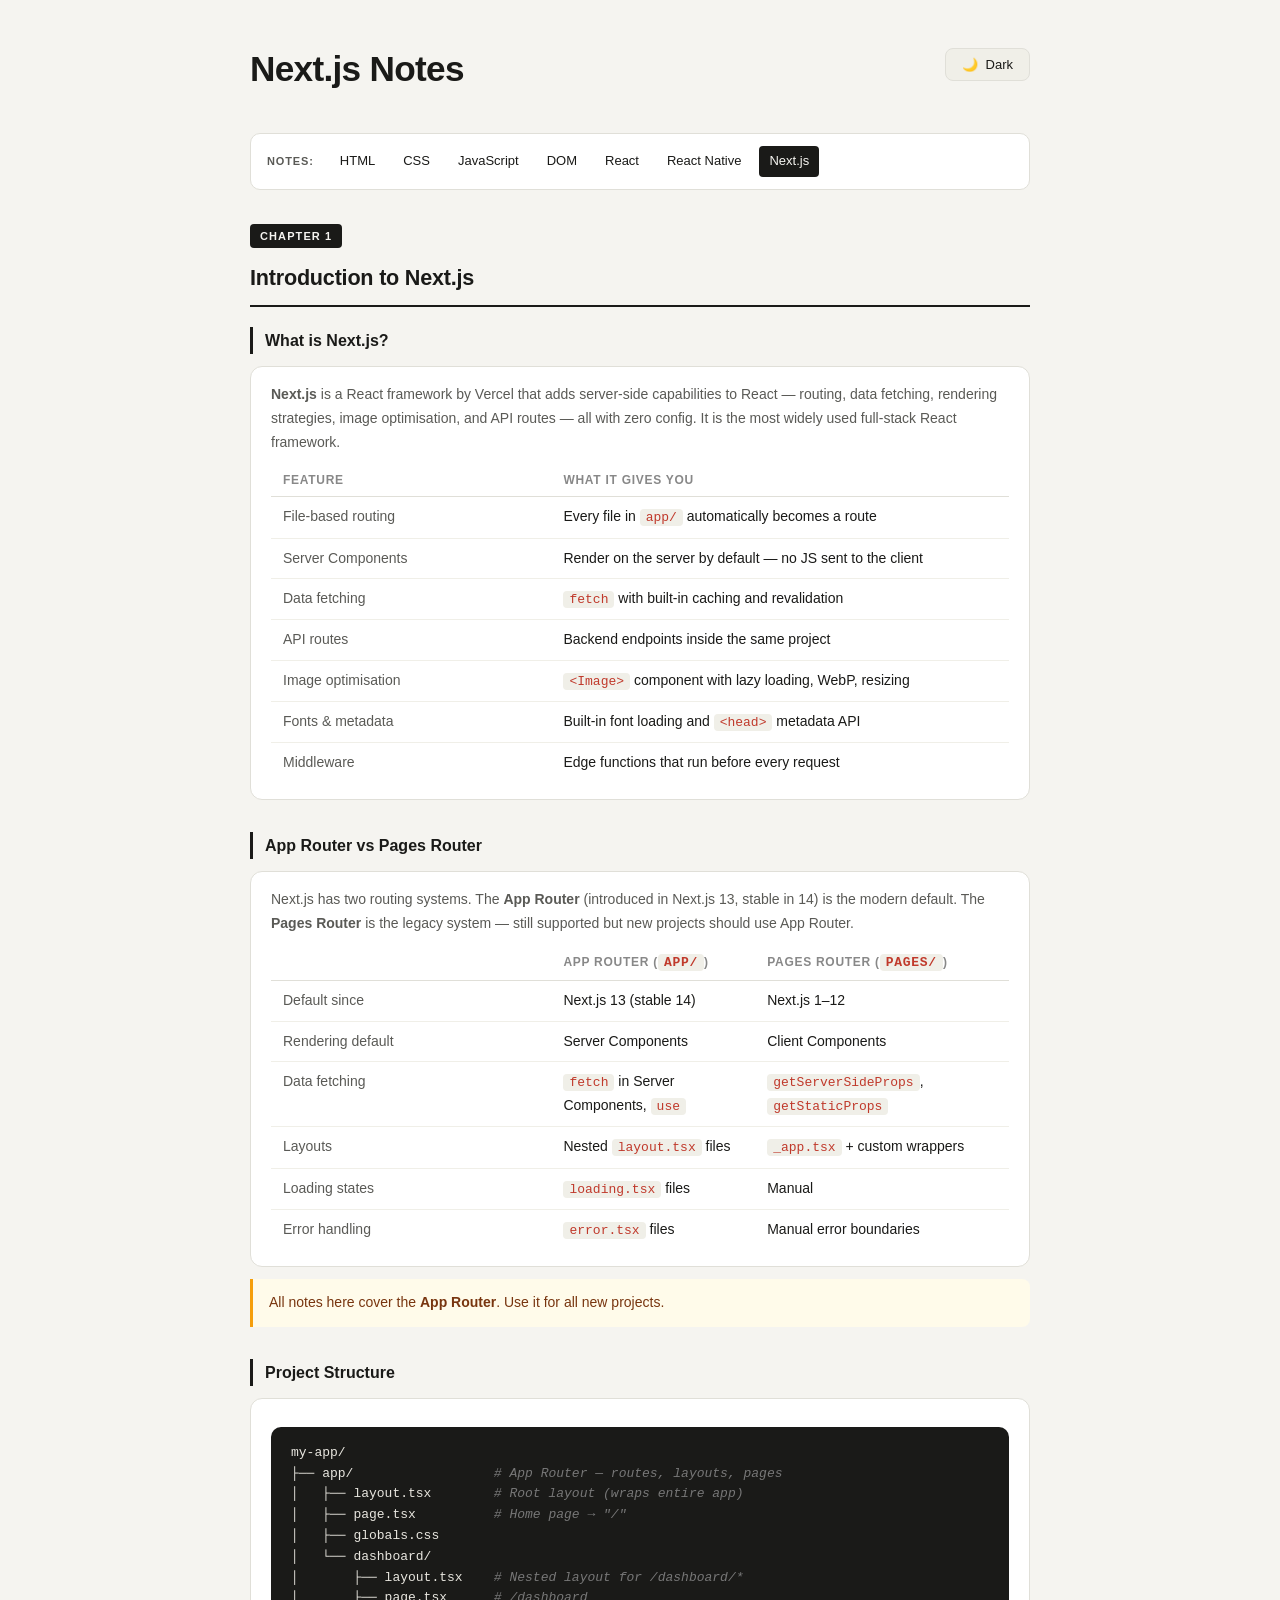
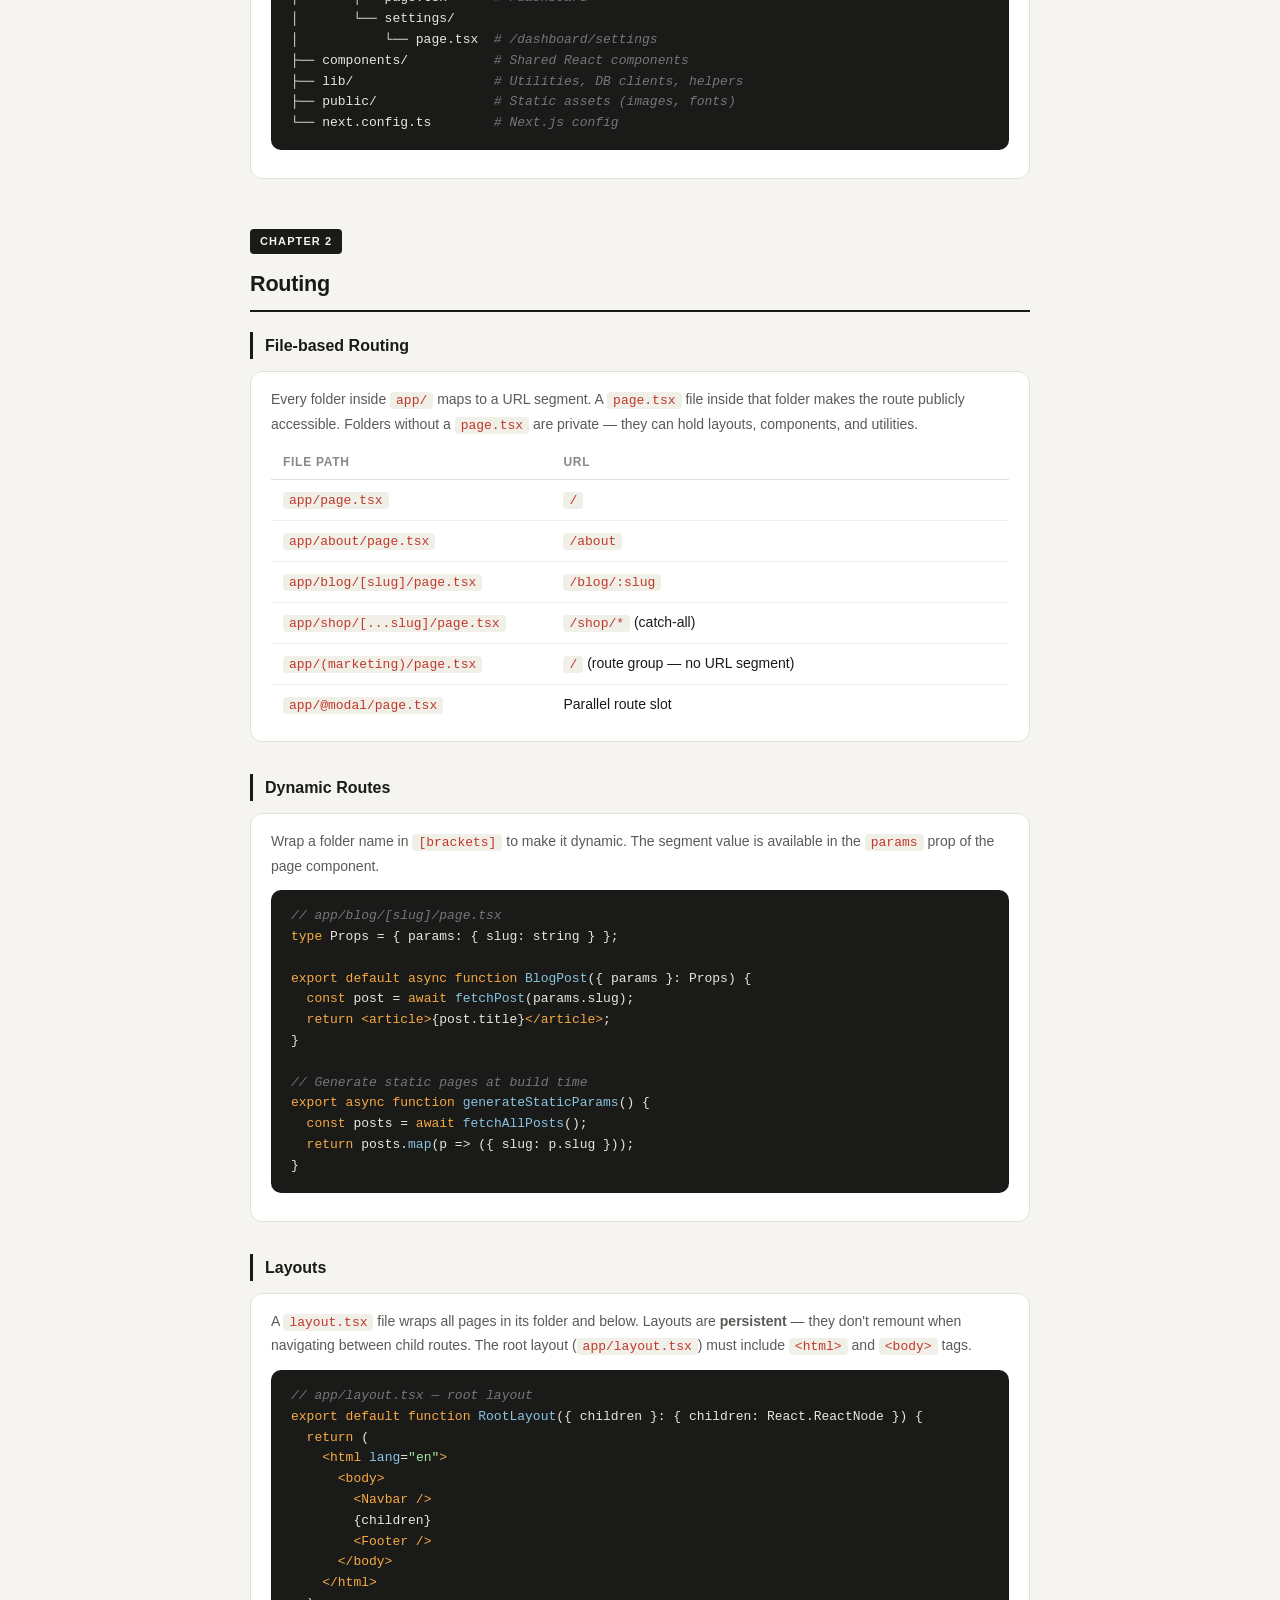
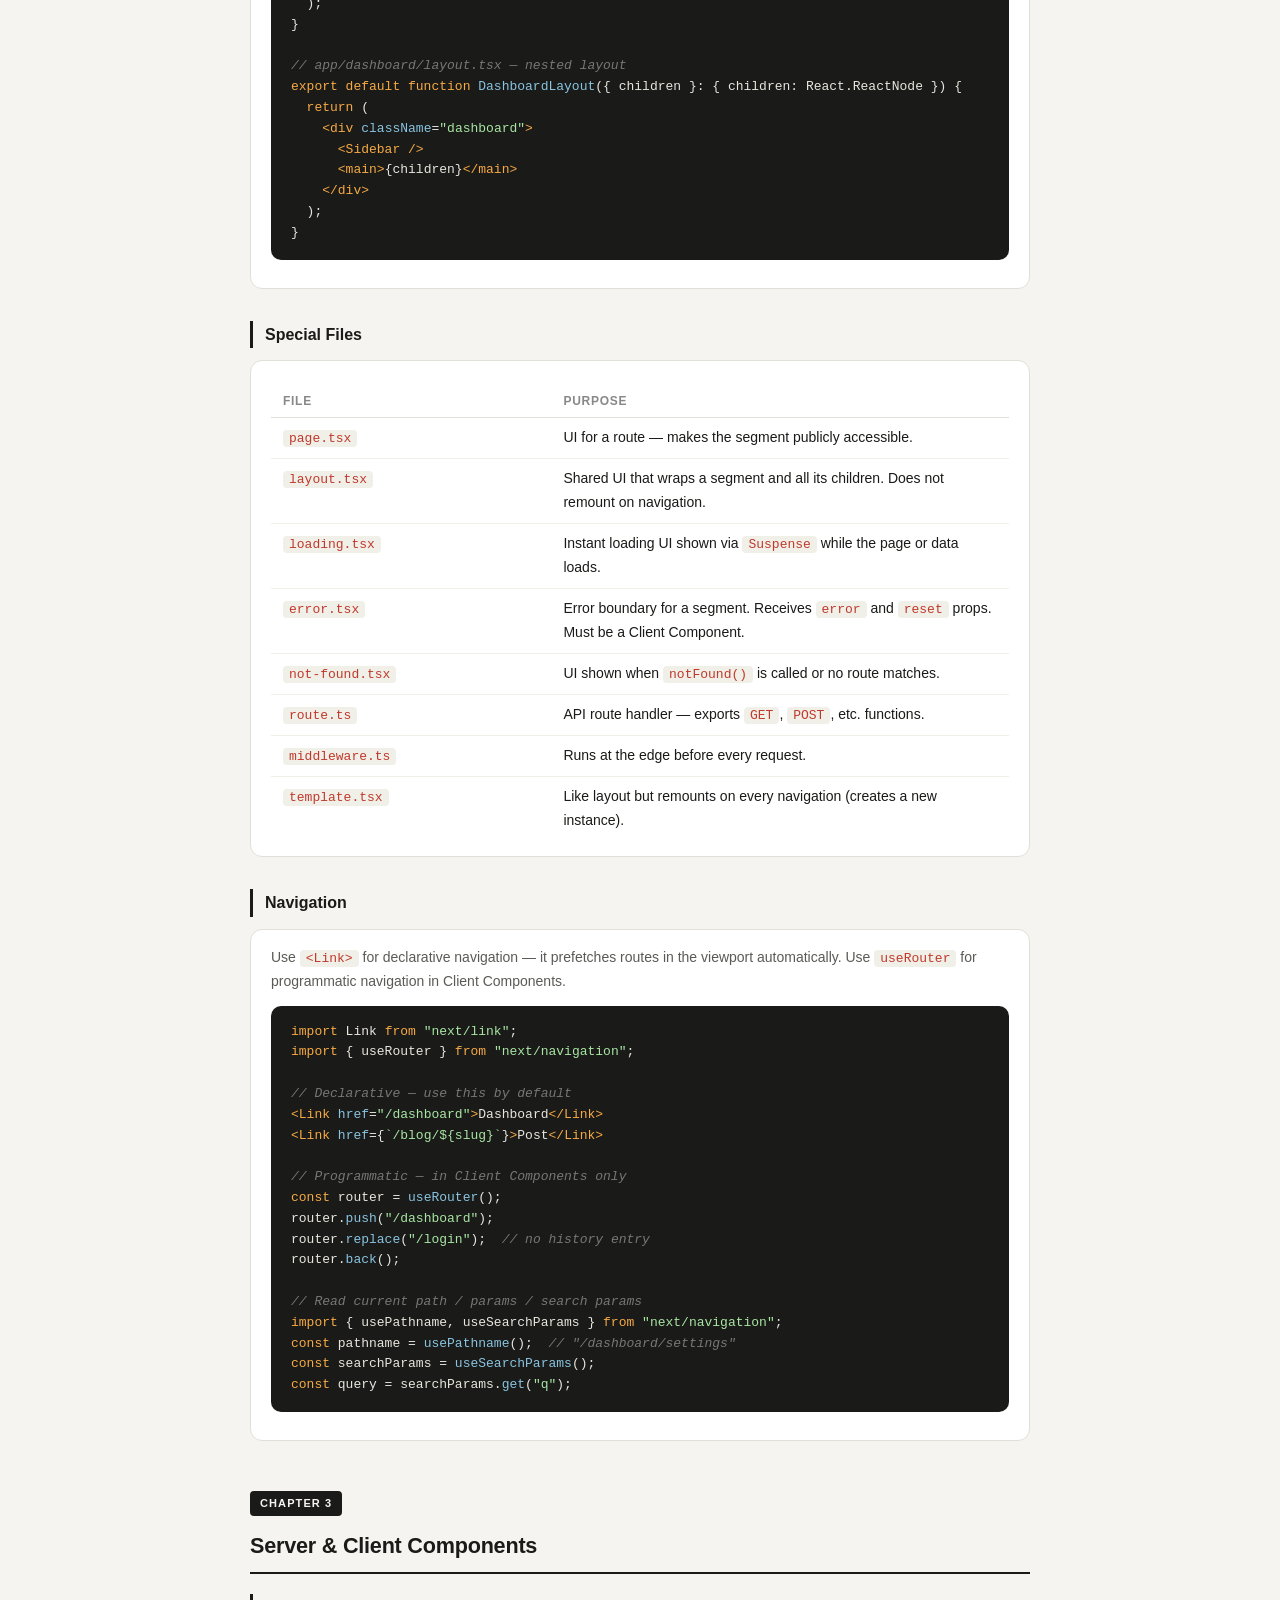
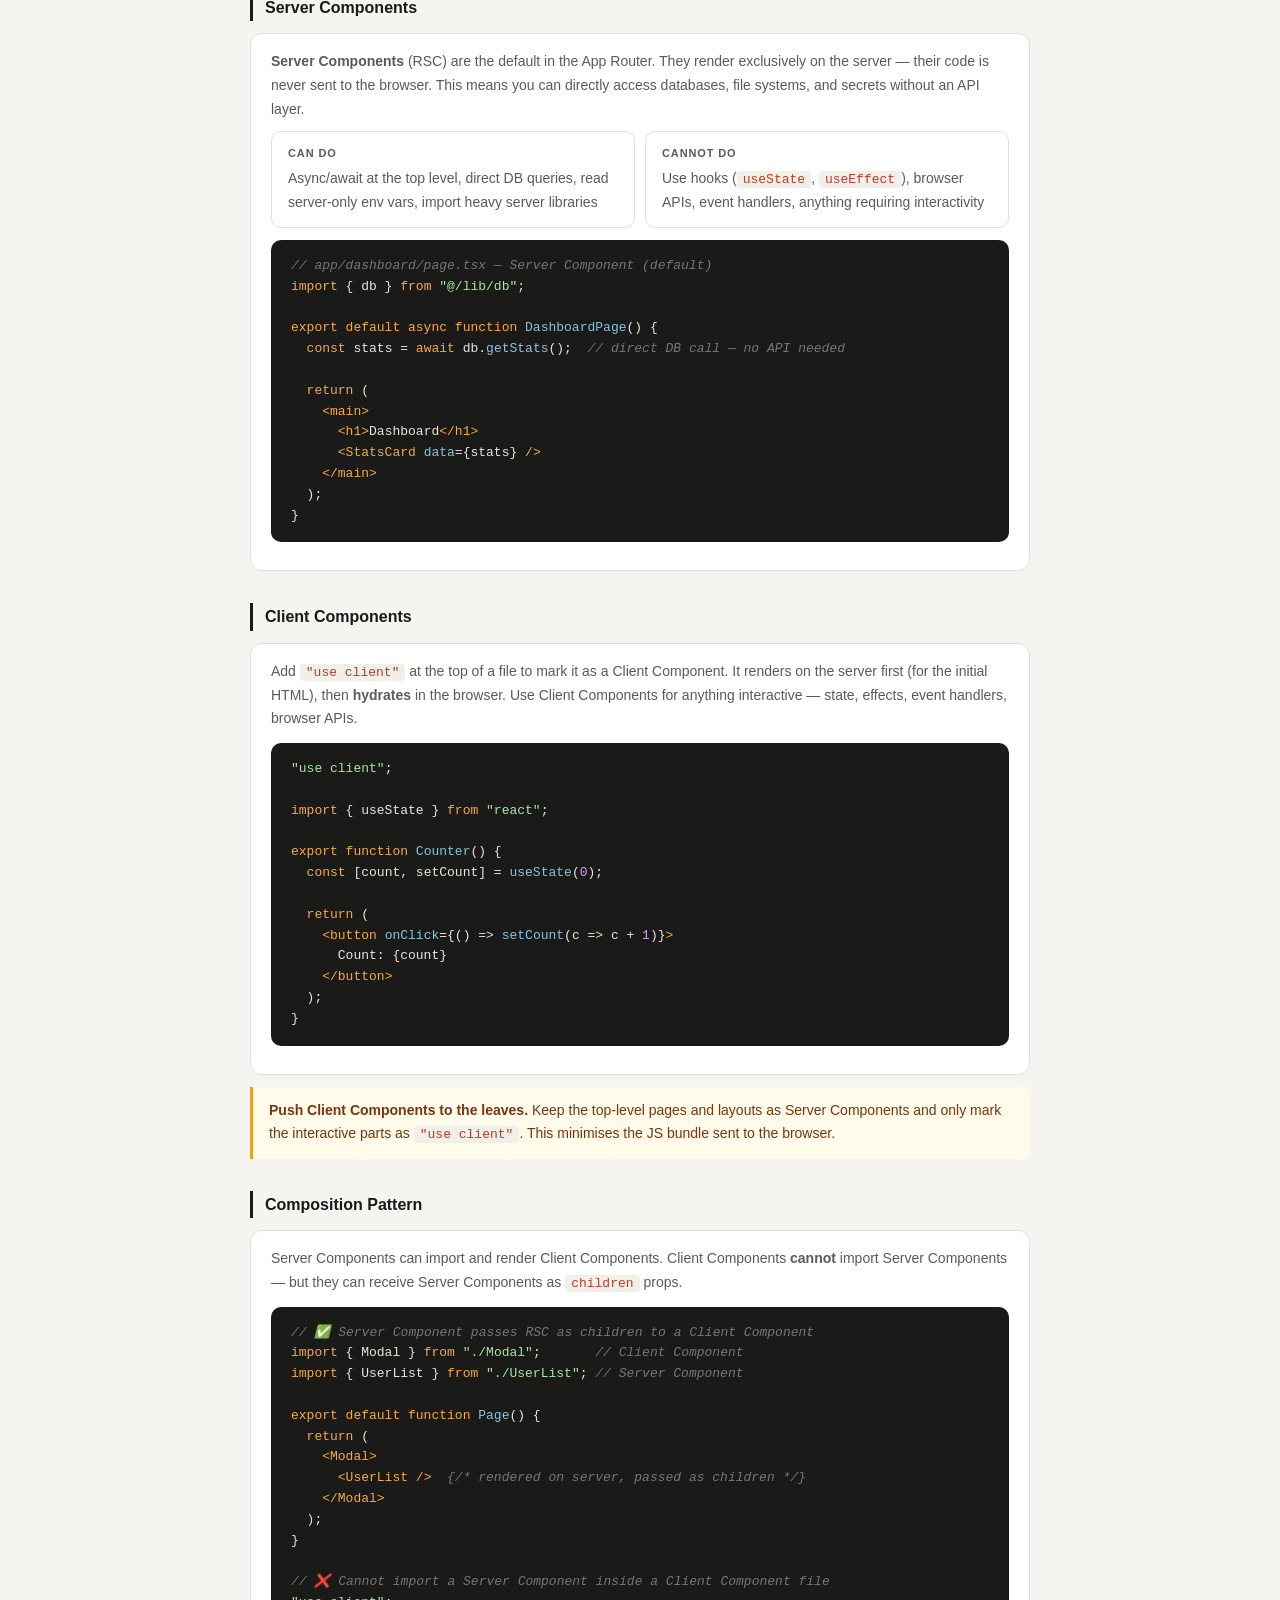
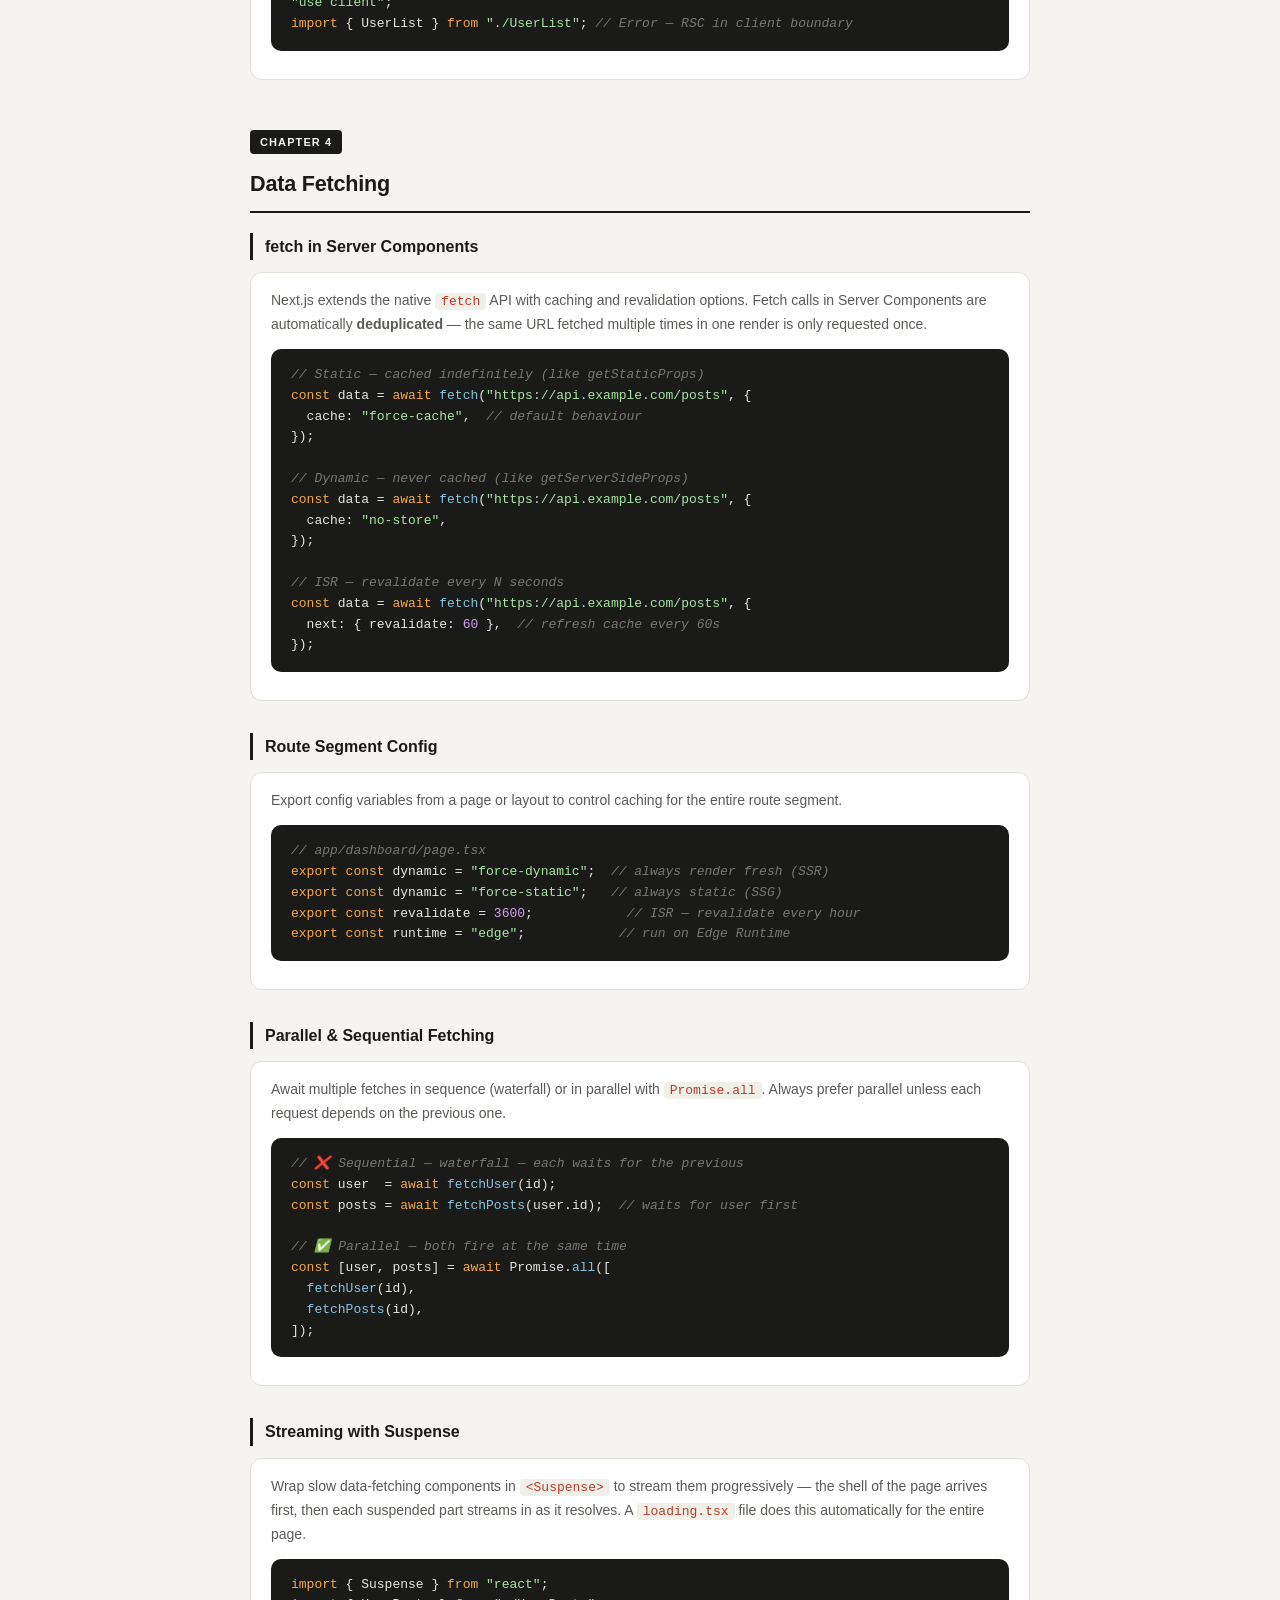
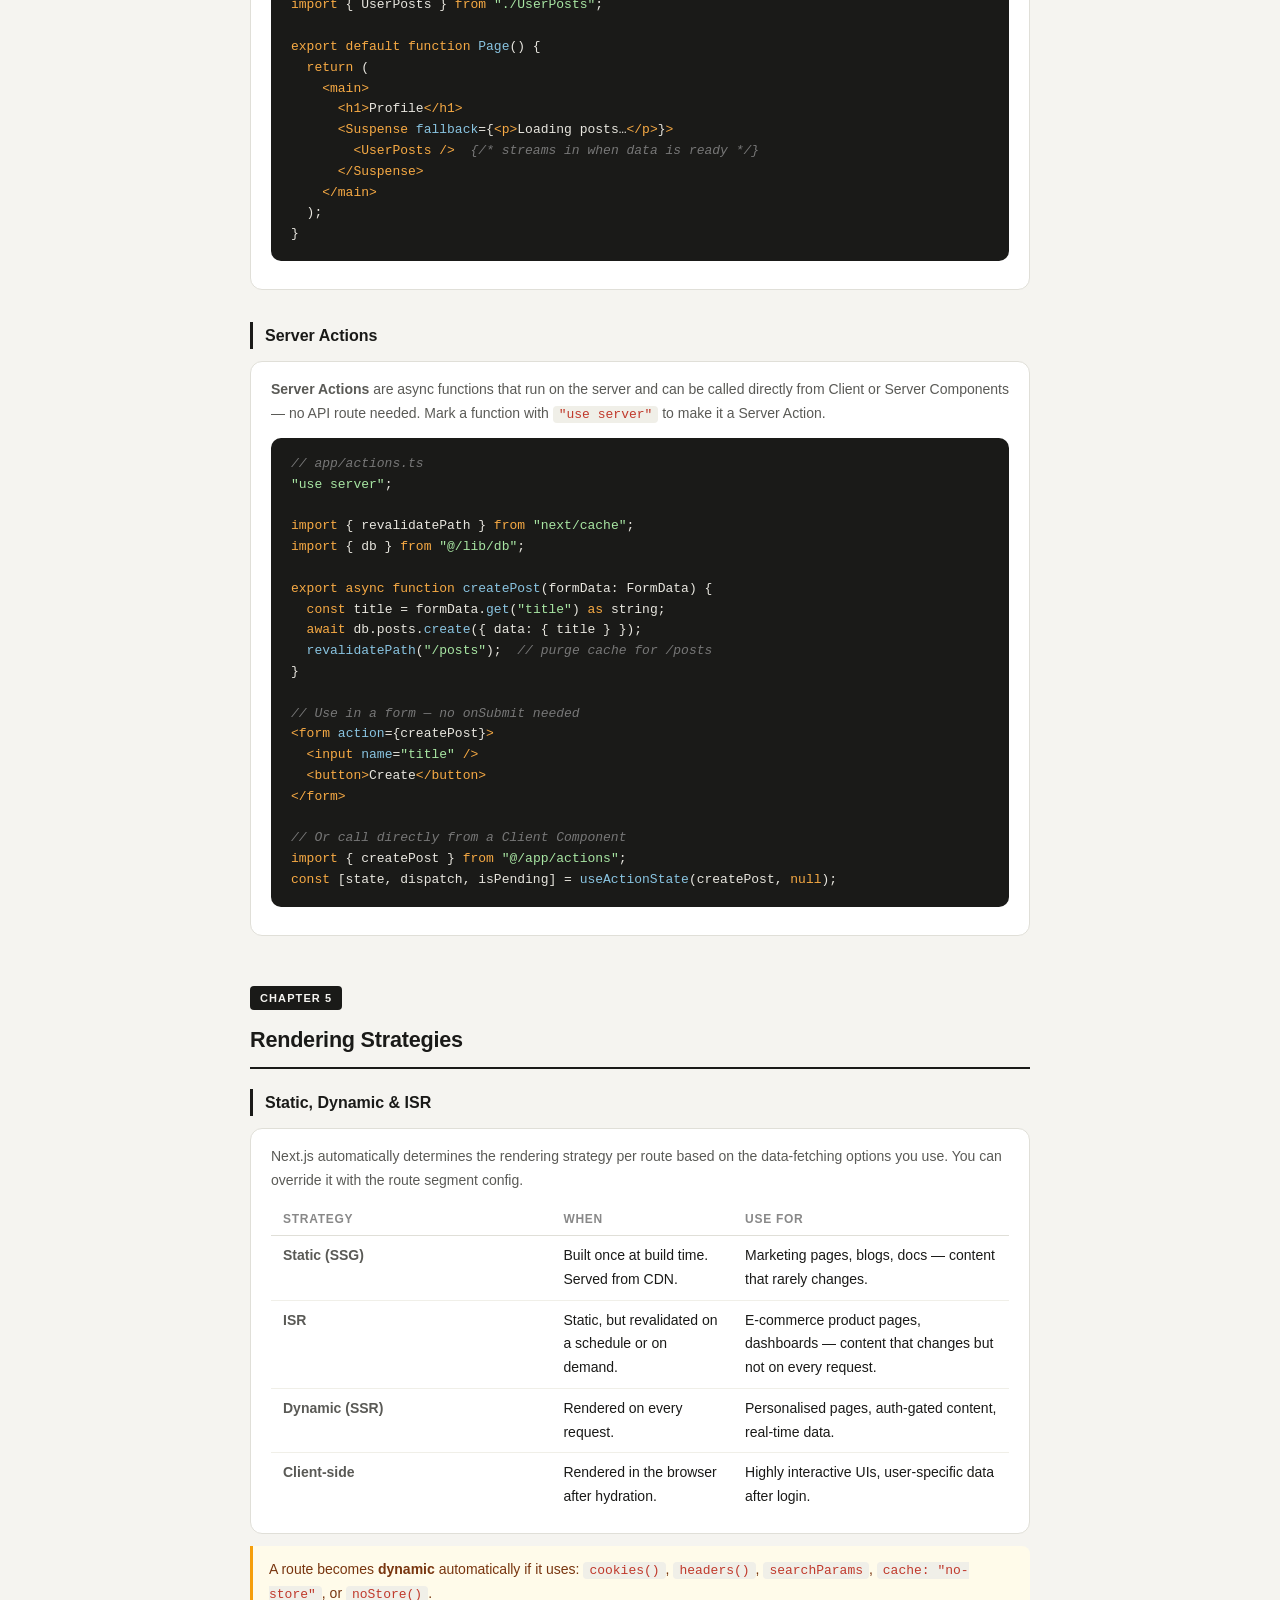
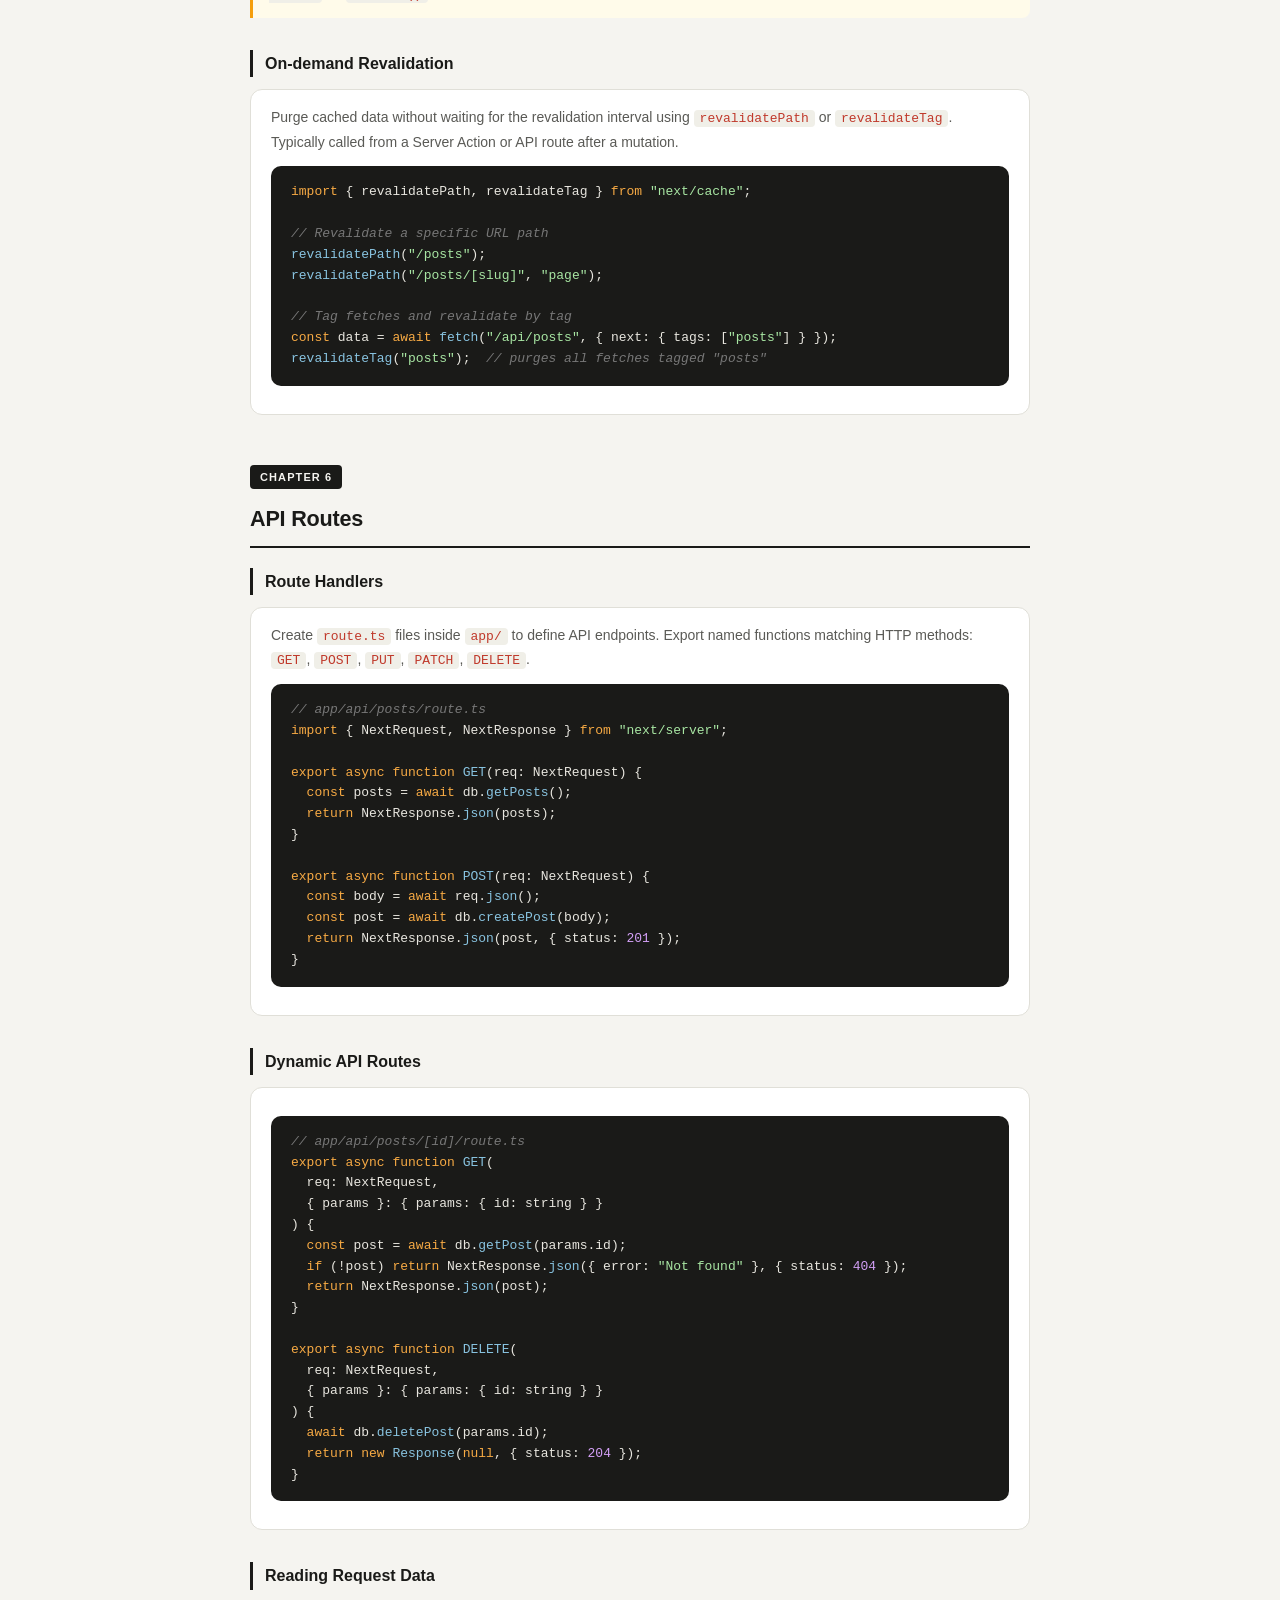
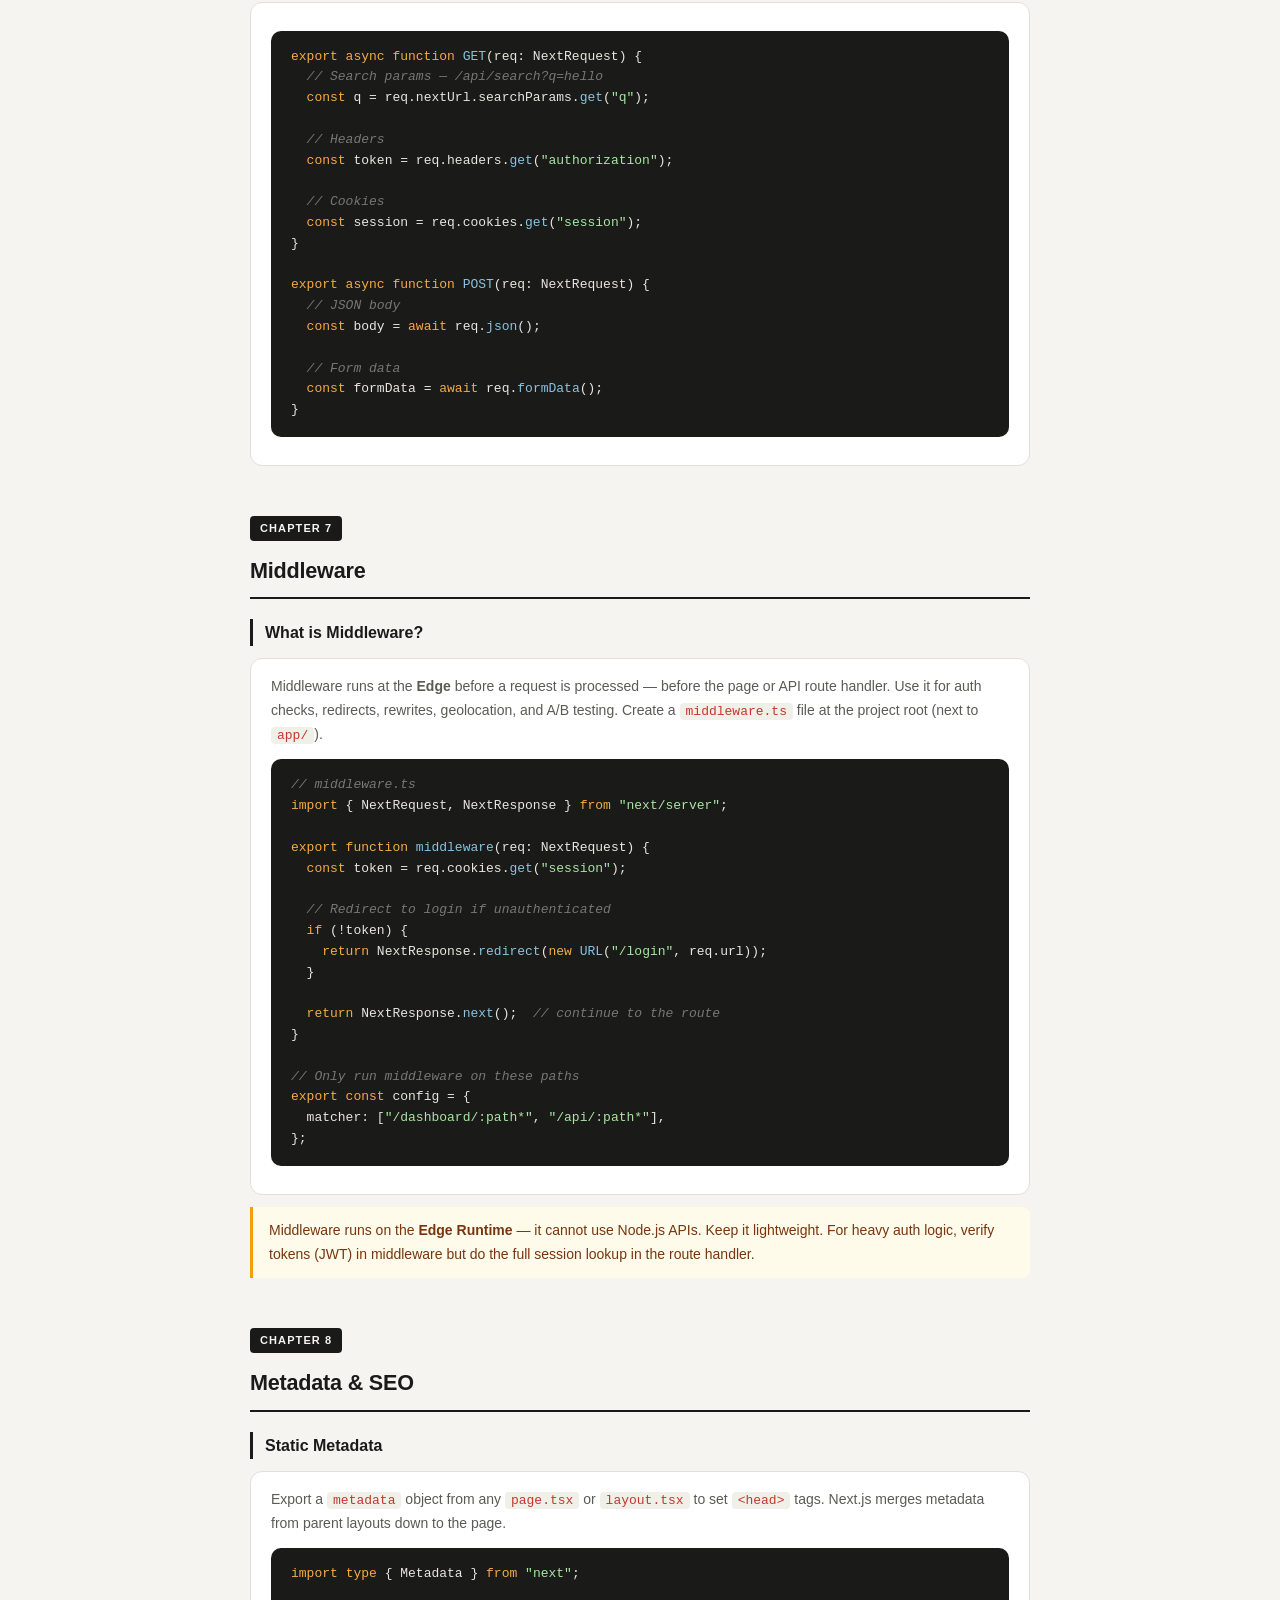
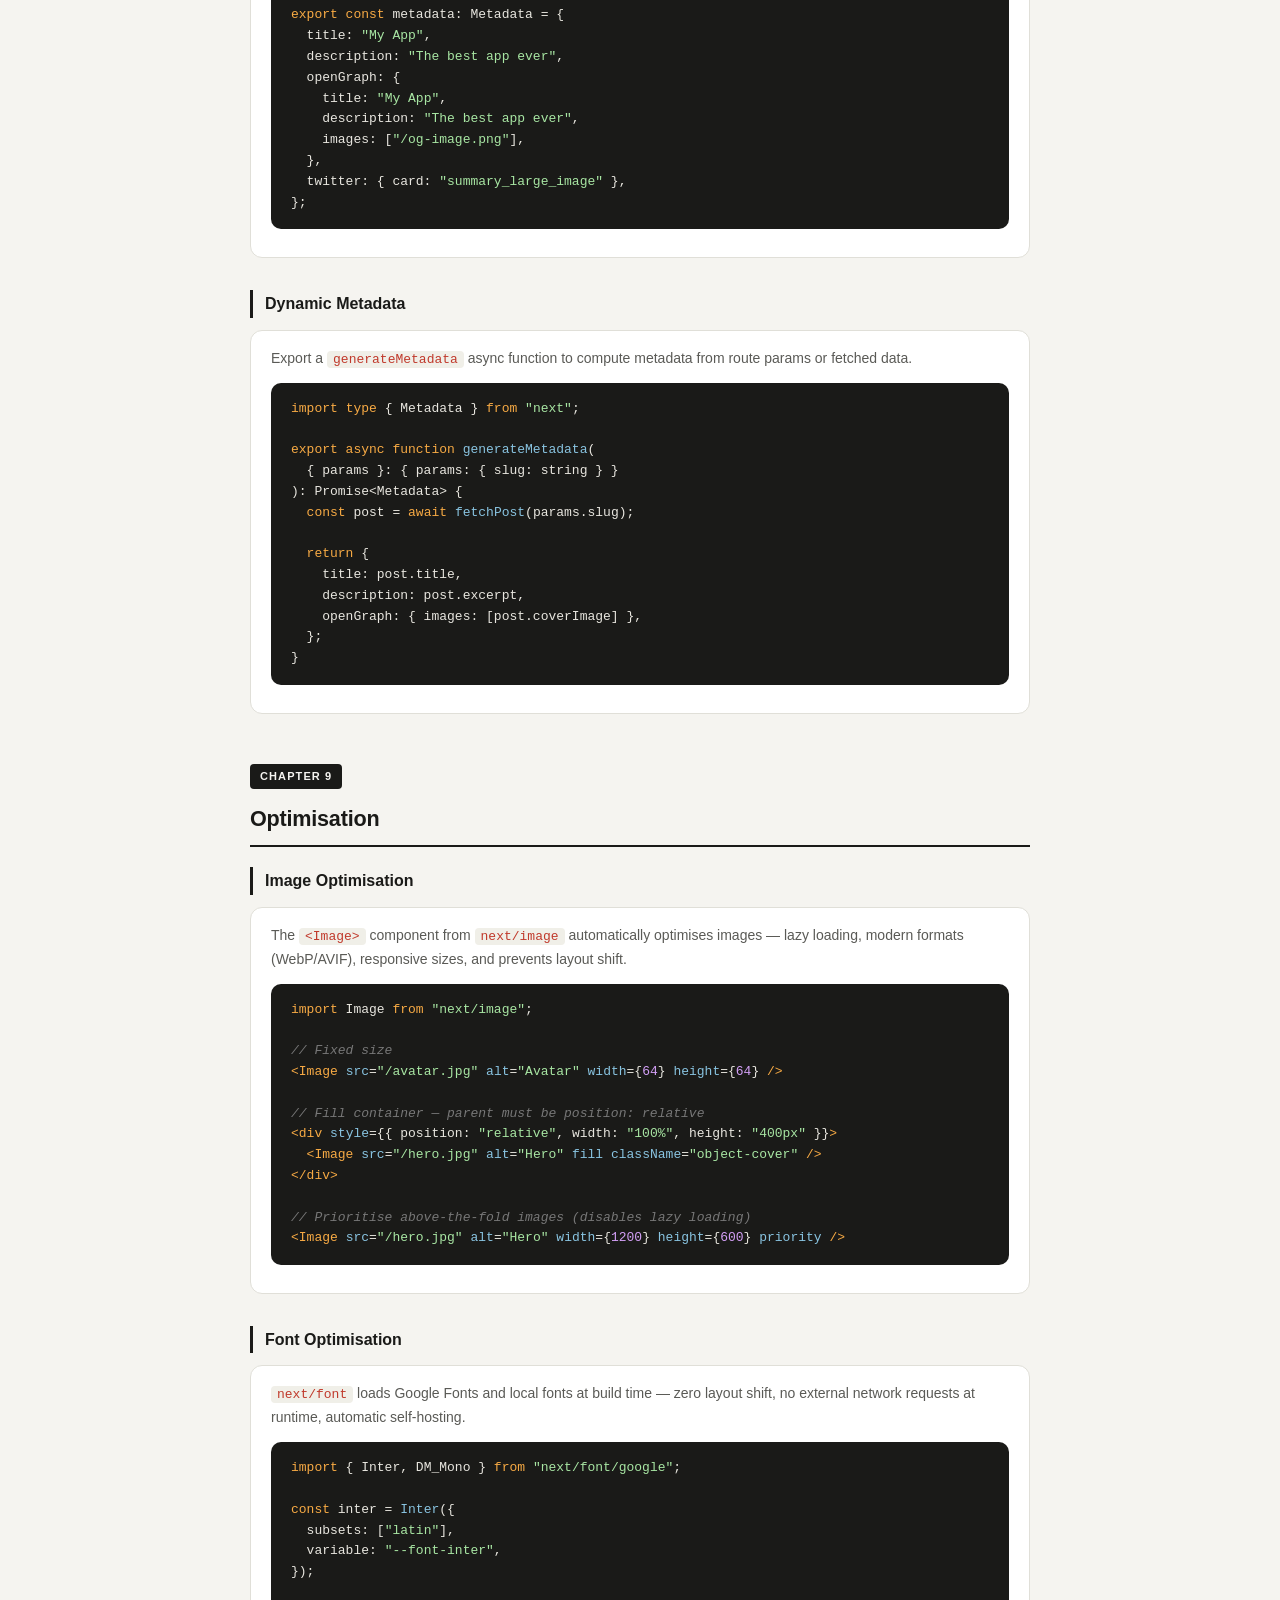
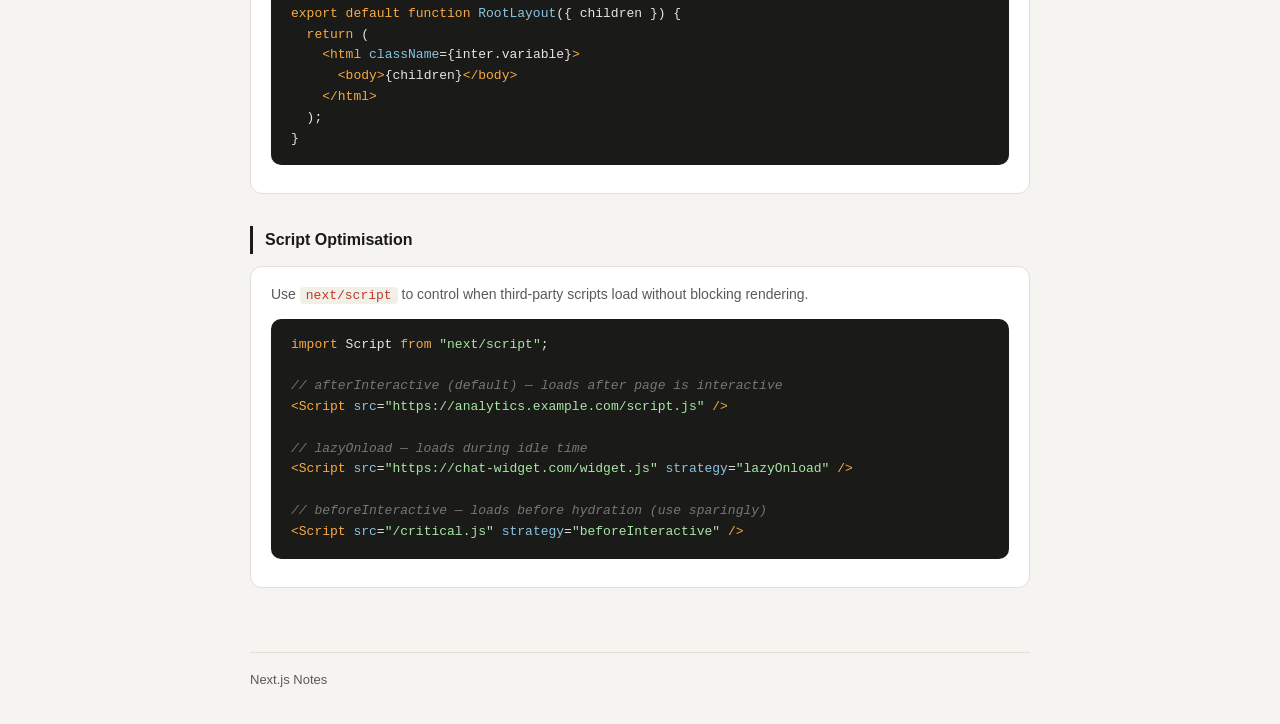
<file: nextjs-notes.html>
<!doctype html>
<html lang="en">
  <head>
    <meta charset="UTF-8" />
    <meta name="viewport" content="width=device-width, initial-scale=1.0" />
    <title>Next.js Notes</title>
    <link rel="stylesheet" href="shared.css" />
    <style>
      .code-block .kw { color: #f7aa44; }
      .code-block .str { color: #a8e6a3; }
      .code-block .cm { color: #777; font-style: italic; }
      .code-block .fn { color: #89c4e1; }
      .code-block .num { color: #d4a0f7; }
      .code-block .tag { color: #f7aa44; }
      .code-block .atr { color: #89c4e1; }
    </style>
  </head>
  <body>
    <div class="page">
      <header>
        <h1>Next.js Notes</h1>
        <button class="theme-toggle" onclick="toggleTheme()">
          <span id="theme-icon">🌙</span>
          <span id="theme-text">Dark</span>
        </button>
      </header>

      <nav class="nav-bar">
        <span class="nav-label">Notes:</span>
        <a href="html-notes.html">HTML</a>
        <a href="css-notes.html">CSS</a>
        <a href="javascript-notes.html">JavaScript</a>
        <a href="dom-notes.html">DOM</a>
        <a href="react-notes.html">React</a>
        <a href="react-native-notes.html">React Native</a>
        <a href="nextjs-notes.html" class="active">Next.js</a>
      </nav>

      <!-- ═══════════════════════════════════════
           CHAPTER 1 — Introduction
      ════════════════════════════════════════ -->
      <div class="chapter">
        <div class="chapter-heading">Chapter 1</div>
        <h2>Introduction to Next.js</h2>

        <section>
          <h3>What is Next.js?</h3>
          <div class="card">
            <p><strong>Next.js</strong> is a React framework by Vercel that adds server-side capabilities to React — routing, data fetching, rendering strategies, image optimisation, and API routes — all with zero config. It is the most widely used full-stack React framework.</p>
            <table>
              <tr><th>Feature</th><th>What it gives you</th></tr>
              <tr><td>File-based routing</td><td>Every file in <code>app/</code> automatically becomes a route</td></tr>
              <tr><td>Server Components</td><td>Render on the server by default — no JS sent to the client</td></tr>
              <tr><td>Data fetching</td><td><code>fetch</code> with built-in caching and revalidation</td></tr>
              <tr><td>API routes</td><td>Backend endpoints inside the same project</td></tr>
              <tr><td>Image optimisation</td><td><code>&lt;Image&gt;</code> component with lazy loading, WebP, resizing</td></tr>
              <tr><td>Fonts &amp; metadata</td><td>Built-in font loading and <code>&lt;head&gt;</code> metadata API</td></tr>
              <tr><td>Middleware</td><td>Edge functions that run before every request</td></tr>
            </table>
          </div>
        </section>

        <section>
          <h3>App Router vs Pages Router</h3>
          <div class="card">
            <p>Next.js has two routing systems. The <strong>App Router</strong> (introduced in Next.js 13, stable in 14) is the modern default. The <strong>Pages Router</strong> is the legacy system — still supported but new projects should use App Router.</p>
            <table>
              <tr><th></th><th>App Router (<code>app/</code>)</th><th>Pages Router (<code>pages/</code>)</th></tr>
              <tr><td>Default since</td><td>Next.js 13 (stable 14)</td><td>Next.js 1–12</td></tr>
              <tr><td>Rendering default</td><td>Server Components</td><td>Client Components</td></tr>
              <tr><td>Data fetching</td><td><code>fetch</code> in Server Components, <code>use</code></td><td><code>getServerSideProps</code>, <code>getStaticProps</code></td></tr>
              <tr><td>Layouts</td><td>Nested <code>layout.tsx</code> files</td><td><code>_app.tsx</code> + custom wrappers</td></tr>
              <tr><td>Loading states</td><td><code>loading.tsx</code> files</td><td>Manual</td></tr>
              <tr><td>Error handling</td><td><code>error.tsx</code> files</td><td>Manual error boundaries</td></tr>
            </table>
          </div>
          <div class="highlight-box">
            All notes here cover the <strong>App Router</strong>. Use it for all new projects.
          </div>
        </section>

        <section>
          <h3>Project Structure</h3>
          <div class="card">
            <!-- prettier-ignore -->
            <div class="code-block">my-app/
├── app/                  <span class="cm"># App Router — routes, layouts, pages</span>
│   ├── layout.tsx        <span class="cm"># Root layout (wraps entire app)</span>
│   ├── page.tsx          <span class="cm"># Home page → "/"</span>
│   ├── globals.css
│   └── dashboard/
│       ├── layout.tsx    <span class="cm"># Nested layout for /dashboard/*</span>
│       ├── page.tsx      <span class="cm"># /dashboard</span>
│       └── settings/
│           └── page.tsx  <span class="cm"># /dashboard/settings</span>
├── components/           <span class="cm"># Shared React components</span>
├── lib/                  <span class="cm"># Utilities, DB clients, helpers</span>
├── public/               <span class="cm"># Static assets (images, fonts)</span>
└── next.config.ts        <span class="cm"># Next.js config</span></div>
          </div>
        </section>
      </div>

      <!-- ═══════════════════════════════════════
           CHAPTER 2 — Routing
      ════════════════════════════════════════ -->
      <div class="chapter">
        <div class="chapter-heading">Chapter 2</div>
        <h2>Routing</h2>

        <section>
          <h3>File-based Routing</h3>
          <div class="card">
            <p>Every folder inside <code>app/</code> maps to a URL segment. A <code>page.tsx</code> file inside that folder makes the route publicly accessible. Folders without a <code>page.tsx</code> are private — they can hold layouts, components, and utilities.</p>
            <table>
              <tr><th>File path</th><th>URL</th></tr>
              <tr><td><code>app/page.tsx</code></td><td><code>/</code></td></tr>
              <tr><td><code>app/about/page.tsx</code></td><td><code>/about</code></td></tr>
              <tr><td><code>app/blog/[slug]/page.tsx</code></td><td><code>/blog/:slug</code></td></tr>
              <tr><td><code>app/shop/[...slug]/page.tsx</code></td><td><code>/shop/*</code> (catch-all)</td></tr>
              <tr><td><code>app/(marketing)/page.tsx</code></td><td><code>/</code> (route group — no URL segment)</td></tr>
              <tr><td><code>app/@modal/page.tsx</code></td><td>Parallel route slot</td></tr>
            </table>
          </div>
        </section>

        <section>
          <h3>Dynamic Routes</h3>
          <div class="card">
            <p>Wrap a folder name in <code>[brackets]</code> to make it dynamic. The segment value is available in the <code>params</code> prop of the page component.</p>
            <!-- prettier-ignore -->
            <div class="code-block"><span class="cm">// app/blog/[slug]/page.tsx</span>
<span class="kw">type</span> Props = { params: { slug: string } };

<span class="kw">export default async function</span> <span class="fn">BlogPost</span>({ params }: Props) {
  <span class="kw">const</span> post = <span class="kw">await</span> <span class="fn">fetchPost</span>(params.slug);
  <span class="kw">return</span> <span class="tag">&lt;article&gt;</span>{post.title}<span class="tag">&lt;/article&gt;</span>;
}

<span class="cm">// Generate static pages at build time</span>
<span class="kw">export async function</span> <span class="fn">generateStaticParams</span>() {
  <span class="kw">const</span> posts = <span class="kw">await</span> <span class="fn">fetchAllPosts</span>();
  <span class="kw">return</span> posts.<span class="fn">map</span>(p => ({ slug: p.slug }));
}</div>
          </div>
        </section>

        <section>
          <h3>Layouts</h3>
          <div class="card">
            <p>A <code>layout.tsx</code> file wraps all pages in its folder and below. Layouts are <strong>persistent</strong> — they don't remount when navigating between child routes. The root layout (<code>app/layout.tsx</code>) must include <code>&lt;html&gt;</code> and <code>&lt;body&gt;</code> tags.</p>
            <!-- prettier-ignore -->
            <div class="code-block"><span class="cm">// app/layout.tsx — root layout</span>
<span class="kw">export default function</span> <span class="fn">RootLayout</span>({ children }: { children: React.ReactNode }) {
  <span class="kw">return</span> (
    <span class="tag">&lt;html</span> <span class="atr">lang</span>=<span class="str">"en"</span><span class="tag">&gt;</span>
      <span class="tag">&lt;body&gt;</span>
        <span class="tag">&lt;Navbar /&gt;</span>
        {children}
        <span class="tag">&lt;Footer /&gt;</span>
      <span class="tag">&lt;/body&gt;</span>
    <span class="tag">&lt;/html&gt;</span>
  );
}

<span class="cm">// app/dashboard/layout.tsx — nested layout</span>
<span class="kw">export default function</span> <span class="fn">DashboardLayout</span>({ children }: { children: React.ReactNode }) {
  <span class="kw">return</span> (
    <span class="tag">&lt;div</span> <span class="atr">className</span>=<span class="str">"dashboard"</span><span class="tag">&gt;</span>
      <span class="tag">&lt;Sidebar /&gt;</span>
      <span class="tag">&lt;main&gt;</span>{children}<span class="tag">&lt;/main&gt;</span>
    <span class="tag">&lt;/div&gt;</span>
  );
}</div>
          </div>
        </section>

        <section>
          <h3>Special Files</h3>
          <div class="card">
            <table>
              <tr><th>File</th><th>Purpose</th></tr>
              <tr><td><code>page.tsx</code></td><td>UI for a route — makes the segment publicly accessible.</td></tr>
              <tr><td><code>layout.tsx</code></td><td>Shared UI that wraps a segment and all its children. Does not remount on navigation.</td></tr>
              <tr><td><code>loading.tsx</code></td><td>Instant loading UI shown via <code>Suspense</code> while the page or data loads.</td></tr>
              <tr><td><code>error.tsx</code></td><td>Error boundary for a segment. Receives <code>error</code> and <code>reset</code> props. Must be a Client Component.</td></tr>
              <tr><td><code>not-found.tsx</code></td><td>UI shown when <code>notFound()</code> is called or no route matches.</td></tr>
              <tr><td><code>route.ts</code></td><td>API route handler — exports <code>GET</code>, <code>POST</code>, etc. functions.</td></tr>
              <tr><td><code>middleware.ts</code></td><td>Runs at the edge before every request.</td></tr>
              <tr><td><code>template.tsx</code></td><td>Like layout but remounts on every navigation (creates a new instance).</td></tr>
            </table>
          </div>
        </section>

        <section>
          <h3>Navigation</h3>
          <div class="card">
            <p>Use <code>&lt;Link&gt;</code> for declarative navigation — it prefetches routes in the viewport automatically. Use <code>useRouter</code> for programmatic navigation in Client Components.</p>
            <!-- prettier-ignore -->
            <div class="code-block"><span class="kw">import</span> Link <span class="kw">from</span> <span class="str">"next/link"</span>;
<span class="kw">import</span> { useRouter } <span class="kw">from</span> <span class="str">"next/navigation"</span>;

<span class="cm">// Declarative — use this by default</span>
<span class="tag">&lt;Link</span> <span class="atr">href</span>=<span class="str">"/dashboard"</span><span class="tag">&gt;</span>Dashboard<span class="tag">&lt;/Link&gt;</span>
<span class="tag">&lt;Link</span> <span class="atr">href</span>={<span class="str">`/blog/${slug}`</span>}<span class="tag">&gt;</span>Post<span class="tag">&lt;/Link&gt;</span>

<span class="cm">// Programmatic — in Client Components only</span>
<span class="kw">const</span> router = <span class="fn">useRouter</span>();
router.<span class="fn">push</span>(<span class="str">"/dashboard"</span>);
router.<span class="fn">replace</span>(<span class="str">"/login"</span>);  <span class="cm">// no history entry</span>
router.<span class="fn">back</span>();

<span class="cm">// Read current path / params / search params</span>
<span class="kw">import</span> { usePathname, useSearchParams } <span class="kw">from</span> <span class="str">"next/navigation"</span>;
<span class="kw">const</span> pathname = <span class="fn">usePathname</span>();  <span class="cm">// "/dashboard/settings"</span>
<span class="kw">const</span> searchParams = <span class="fn">useSearchParams</span>();
<span class="kw">const</span> query = searchParams.<span class="fn">get</span>(<span class="str">"q"</span>);</div>
          </div>
        </section>
      </div>

      <!-- ═══════════════════════════════════════
           CHAPTER 3 — Server & Client Components
      ════════════════════════════════════════ -->
      <div class="chapter">
        <div class="chapter-heading">Chapter 3</div>
        <h2>Server &amp; Client Components</h2>

        <section>
          <h3>Server Components</h3>
          <div class="card">
            <p><strong>Server Components</strong> (RSC) are the default in the App Router. They render exclusively on the server — their code is never sent to the browser. This means you can directly access databases, file systems, and secrets without an API layer.</p>
            <div class="grid-2">
              <div class="mini-card">
                <div class="mc-label">Can do</div>
                <p>Async/await at the top level, direct DB queries, read server-only env vars, import heavy server libraries</p>
              </div>
              <div class="mini-card">
                <div class="mc-label">Cannot do</div>
                <p>Use hooks (<code>useState</code>, <code>useEffect</code>), browser APIs, event handlers, anything requiring interactivity</p>
              </div>
            </div>
            <!-- prettier-ignore -->
            <div class="code-block"><span class="cm">// app/dashboard/page.tsx — Server Component (default)</span>
<span class="kw">import</span> { db } <span class="kw">from</span> <span class="str">"@/lib/db"</span>;

<span class="kw">export default async function</span> <span class="fn">DashboardPage</span>() {
  <span class="kw">const</span> stats = <span class="kw">await</span> db.<span class="fn">getStats</span>();  <span class="cm">// direct DB call — no API needed</span>

  <span class="kw">return</span> (
    <span class="tag">&lt;main&gt;</span>
      <span class="tag">&lt;h1&gt;</span>Dashboard<span class="tag">&lt;/h1&gt;</span>
      <span class="tag">&lt;StatsCard</span> <span class="atr">data</span>={stats} <span class="tag">/&gt;</span>
    <span class="tag">&lt;/main&gt;</span>
  );
}</div>
          </div>
        </section>

        <section>
          <h3>Client Components</h3>
          <div class="card">
            <p>Add <code>"use client"</code> at the top of a file to mark it as a Client Component. It renders on the server first (for the initial HTML), then <strong>hydrates</strong> in the browser. Use Client Components for anything interactive — state, effects, event handlers, browser APIs.</p>
            <!-- prettier-ignore -->
            <div class="code-block"><span class="str">"use client"</span>;

<span class="kw">import</span> { useState } <span class="kw">from</span> <span class="str">"react"</span>;

<span class="kw">export function</span> <span class="fn">Counter</span>() {
  <span class="kw">const</span> [count, setCount] = <span class="fn">useState</span>(<span class="num">0</span>);

  <span class="kw">return</span> (
    <span class="tag">&lt;button</span> <span class="atr">onClick</span>={() => <span class="fn">setCount</span>(c => c + <span class="num">1</span>)}<span class="tag">&gt;</span>
      Count: {count}
    <span class="tag">&lt;/button&gt;</span>
  );
}</div>
          </div>
          <div class="highlight-box">
            <strong>Push Client Components to the leaves.</strong> Keep the top-level pages and layouts as Server Components and only mark the interactive parts as <code>"use client"</code>. This minimises the JS bundle sent to the browser.
          </div>
        </section>

        <section>
          <h3>Composition Pattern</h3>
          <div class="card">
            <p>Server Components can import and render Client Components. Client Components <strong>cannot</strong> import Server Components — but they can receive Server Components as <code>children</code> props.</p>
            <!-- prettier-ignore -->
            <div class="code-block"><span class="cm">// ✅ Server Component passes RSC as children to a Client Component</span>
<span class="kw">import</span> { Modal } <span class="kw">from</span> <span class="str">"./Modal"</span>;       <span class="cm">// Client Component</span>
<span class="kw">import</span> { UserList } <span class="kw">from</span> <span class="str">"./UserList"</span>; <span class="cm">// Server Component</span>

<span class="kw">export default function</span> <span class="fn">Page</span>() {
  <span class="kw">return</span> (
    <span class="tag">&lt;Modal&gt;</span>
      <span class="tag">&lt;UserList /&gt;</span>  <span class="cm">{/* rendered on server, passed as children */}</span>
    <span class="tag">&lt;/Modal&gt;</span>
  );
}

<span class="cm">// ❌ Cannot import a Server Component inside a Client Component file</span>
<span class="str">"use client"</span>;
<span class="kw">import</span> { UserList } <span class="kw">from</span> <span class="str">"./UserList"</span>; <span class="cm">// Error — RSC in client boundary</span></div>
          </div>
        </section>
      </div>

      <!-- ═══════════════════════════════════════
           CHAPTER 4 — Data Fetching
      ════════════════════════════════════════ -->
      <div class="chapter">
        <div class="chapter-heading">Chapter 4</div>
        <h2>Data Fetching</h2>

        <section>
          <h3>fetch in Server Components</h3>
          <div class="card">
            <p>Next.js extends the native <code>fetch</code> API with caching and revalidation options. Fetch calls in Server Components are automatically <strong>deduplicated</strong> — the same URL fetched multiple times in one render is only requested once.</p>
            <!-- prettier-ignore -->
            <div class="code-block"><span class="cm">// Static — cached indefinitely (like getStaticProps)</span>
<span class="kw">const</span> data = <span class="kw">await</span> <span class="fn">fetch</span>(<span class="str">"https://api.example.com/posts"</span>, {
  cache: <span class="str">"force-cache"</span>,  <span class="cm">// default behaviour</span>
});

<span class="cm">// Dynamic — never cached (like getServerSideProps)</span>
<span class="kw">const</span> data = <span class="kw">await</span> <span class="fn">fetch</span>(<span class="str">"https://api.example.com/posts"</span>, {
  cache: <span class="str">"no-store"</span>,
});

<span class="cm">// ISR — revalidate every N seconds</span>
<span class="kw">const</span> data = <span class="kw">await</span> <span class="fn">fetch</span>(<span class="str">"https://api.example.com/posts"</span>, {
  next: { revalidate: <span class="num">60</span> },  <span class="cm">// refresh cache every 60s</span>
});</div>
          </div>
        </section>

        <section>
          <h3>Route Segment Config</h3>
          <div class="card">
            <p>Export config variables from a page or layout to control caching for the entire route segment.</p>
            <!-- prettier-ignore -->
            <div class="code-block"><span class="cm">// app/dashboard/page.tsx</span>
<span class="kw">export const</span> dynamic = <span class="str">"force-dynamic"</span>;  <span class="cm">// always render fresh (SSR)</span>
<span class="kw">export const</span> dynamic = <span class="str">"force-static"</span>;   <span class="cm">// always static (SSG)</span>
<span class="kw">export const</span> revalidate = <span class="num">3600</span>;            <span class="cm">// ISR — revalidate every hour</span>
<span class="kw">export const</span> runtime = <span class="str">"edge"</span>;            <span class="cm">// run on Edge Runtime</span></div>
          </div>
        </section>

        <section>
          <h3>Parallel &amp; Sequential Fetching</h3>
          <div class="card">
            <p>Await multiple fetches in sequence (waterfall) or in parallel with <code>Promise.all</code>. Always prefer parallel unless each request depends on the previous one.</p>
            <!-- prettier-ignore -->
            <div class="code-block"><span class="cm">// ❌ Sequential — waterfall — each waits for the previous</span>
<span class="kw">const</span> user  = <span class="kw">await</span> <span class="fn">fetchUser</span>(id);
<span class="kw">const</span> posts = <span class="kw">await</span> <span class="fn">fetchPosts</span>(user.id);  <span class="cm">// waits for user first</span>

<span class="cm">// ✅ Parallel — both fire at the same time</span>
<span class="kw">const</span> [user, posts] = <span class="kw">await</span> Promise.<span class="fn">all</span>([
  <span class="fn">fetchUser</span>(id),
  <span class="fn">fetchPosts</span>(id),
]);</div>
          </div>
        </section>

        <section>
          <h3>Streaming with Suspense</h3>
          <div class="card">
            <p>Wrap slow data-fetching components in <code>&lt;Suspense&gt;</code> to stream them progressively — the shell of the page arrives first, then each suspended part streams in as it resolves. A <code>loading.tsx</code> file does this automatically for the entire page.</p>
            <!-- prettier-ignore -->
            <div class="code-block"><span class="kw">import</span> { Suspense } <span class="kw">from</span> <span class="str">"react"</span>;
<span class="kw">import</span> { UserPosts } <span class="kw">from</span> <span class="str">"./UserPosts"</span>;

<span class="kw">export default function</span> <span class="fn">Page</span>() {
  <span class="kw">return</span> (
    <span class="tag">&lt;main&gt;</span>
      <span class="tag">&lt;h1&gt;</span>Profile<span class="tag">&lt;/h1&gt;</span>
      <span class="tag">&lt;Suspense</span> <span class="atr">fallback</span>={<span class="tag">&lt;p&gt;</span>Loading posts…<span class="tag">&lt;/p&gt;</span>}<span class="tag">&gt;</span>
        <span class="tag">&lt;UserPosts /&gt;</span>  <span class="cm">{/* streams in when data is ready */}</span>
      <span class="tag">&lt;/Suspense&gt;</span>
    <span class="tag">&lt;/main&gt;</span>
  );
}</div>
          </div>
        </section>

        <section>
          <h3>Server Actions</h3>
          <div class="card">
            <p><strong>Server Actions</strong> are async functions that run on the server and can be called directly from Client or Server Components — no API route needed. Mark a function with <code>"use server"</code> to make it a Server Action.</p>
            <!-- prettier-ignore -->
            <div class="code-block"><span class="cm">// app/actions.ts</span>
<span class="str">"use server"</span>;

<span class="kw">import</span> { revalidatePath } <span class="kw">from</span> <span class="str">"next/cache"</span>;
<span class="kw">import</span> { db } <span class="kw">from</span> <span class="str">"@/lib/db"</span>;

<span class="kw">export async function</span> <span class="fn">createPost</span>(formData: FormData) {
  <span class="kw">const</span> title = formData.<span class="fn">get</span>(<span class="str">"title"</span>) <span class="kw">as</span> string;
  <span class="kw">await</span> db.posts.<span class="fn">create</span>({ data: { title } });
  <span class="fn">revalidatePath</span>(<span class="str">"/posts"</span>);  <span class="cm">// purge cache for /posts</span>
}

<span class="cm">// Use in a form — no onSubmit needed</span>
<span class="tag">&lt;form</span> <span class="atr">action</span>={createPost}<span class="tag">&gt;</span>
  <span class="tag">&lt;input</span> <span class="atr">name</span>=<span class="str">"title"</span> <span class="tag">/&gt;</span>
  <span class="tag">&lt;button&gt;</span>Create<span class="tag">&lt;/button&gt;</span>
<span class="tag">&lt;/form&gt;</span>

<span class="cm">// Or call directly from a Client Component</span>
<span class="kw">import</span> { createPost } <span class="kw">from</span> <span class="str">"@/app/actions"</span>;
<span class="kw">const</span> [state, dispatch, isPending] = <span class="fn">useActionState</span>(createPost, <span class="kw">null</span>);</div>
          </div>
        </section>
      </div>

      <!-- ═══════════════════════════════════════
           CHAPTER 5 — Rendering Strategies
      ════════════════════════════════════════ -->
      <div class="chapter">
        <div class="chapter-heading">Chapter 5</div>
        <h2>Rendering Strategies</h2>

        <section>
          <h3>Static, Dynamic &amp; ISR</h3>
          <div class="card">
            <p>Next.js automatically determines the rendering strategy per route based on the data-fetching options you use. You can override it with the route segment config.</p>
            <table>
              <tr><th>Strategy</th><th>When</th><th>Use for</th></tr>
              <tr><td><strong>Static (SSG)</strong></td><td>Built once at build time. Served from CDN.</td><td>Marketing pages, blogs, docs — content that rarely changes.</td></tr>
              <tr><td><strong>ISR</strong></td><td>Static, but revalidated on a schedule or on demand.</td><td>E-commerce product pages, dashboards — content that changes but not on every request.</td></tr>
              <tr><td><strong>Dynamic (SSR)</strong></td><td>Rendered on every request.</td><td>Personalised pages, auth-gated content, real-time data.</td></tr>
              <tr><td><strong>Client-side</strong></td><td>Rendered in the browser after hydration.</td><td>Highly interactive UIs, user-specific data after login.</td></tr>
            </table>
          </div>
          <div class="highlight-box">
            A route becomes <strong>dynamic</strong> automatically if it uses: <code>cookies()</code>, <code>headers()</code>, <code>searchParams</code>, <code>cache: "no-store"</code>, or <code>noStore()</code>.
          </div>
        </section>

        <section>
          <h3>On-demand Revalidation</h3>
          <div class="card">
            <p>Purge cached data without waiting for the revalidation interval using <code>revalidatePath</code> or <code>revalidateTag</code>. Typically called from a Server Action or API route after a mutation.</p>
            <!-- prettier-ignore -->
            <div class="code-block"><span class="kw">import</span> { revalidatePath, revalidateTag } <span class="kw">from</span> <span class="str">"next/cache"</span>;

<span class="cm">// Revalidate a specific URL path</span>
<span class="fn">revalidatePath</span>(<span class="str">"/posts"</span>);
<span class="fn">revalidatePath</span>(<span class="str">"/posts/[slug]"</span>, <span class="str">"page"</span>);

<span class="cm">// Tag fetches and revalidate by tag</span>
<span class="kw">const</span> data = <span class="kw">await</span> <span class="fn">fetch</span>(<span class="str">"/api/posts"</span>, { next: { tags: [<span class="str">"posts"</span>] } });
<span class="fn">revalidateTag</span>(<span class="str">"posts"</span>);  <span class="cm">// purges all fetches tagged "posts"</span></div>
          </div>
        </section>
      </div>

      <!-- ═══════════════════════════════════════
           CHAPTER 6 — API Routes
      ════════════════════════════════════════ -->
      <div class="chapter">
        <div class="chapter-heading">Chapter 6</div>
        <h2>API Routes</h2>

        <section>
          <h3>Route Handlers</h3>
          <div class="card">
            <p>Create <code>route.ts</code> files inside <code>app/</code> to define API endpoints. Export named functions matching HTTP methods: <code>GET</code>, <code>POST</code>, <code>PUT</code>, <code>PATCH</code>, <code>DELETE</code>.</p>
            <!-- prettier-ignore -->
            <div class="code-block"><span class="cm">// app/api/posts/route.ts</span>
<span class="kw">import</span> { NextRequest, NextResponse } <span class="kw">from</span> <span class="str">"next/server"</span>;

<span class="kw">export async function</span> <span class="fn">GET</span>(req: NextRequest) {
  <span class="kw">const</span> posts = <span class="kw">await</span> db.<span class="fn">getPosts</span>();
  <span class="kw">return</span> NextResponse.<span class="fn">json</span>(posts);
}

<span class="kw">export async function</span> <span class="fn">POST</span>(req: NextRequest) {
  <span class="kw">const</span> body = <span class="kw">await</span> req.<span class="fn">json</span>();
  <span class="kw">const</span> post = <span class="kw">await</span> db.<span class="fn">createPost</span>(body);
  <span class="kw">return</span> NextResponse.<span class="fn">json</span>(post, { status: <span class="num">201</span> });
}</div>
          </div>
        </section>

        <section>
          <h3>Dynamic API Routes</h3>
          <div class="card">
            <!-- prettier-ignore -->
            <div class="code-block"><span class="cm">// app/api/posts/[id]/route.ts</span>
<span class="kw">export async function</span> <span class="fn">GET</span>(
  req: NextRequest,
  { params }: { params: { id: string } }
) {
  <span class="kw">const</span> post = <span class="kw">await</span> db.<span class="fn">getPost</span>(params.id);
  <span class="kw">if</span> (!post) <span class="kw">return</span> NextResponse.<span class="fn">json</span>({ error: <span class="str">"Not found"</span> }, { status: <span class="num">404</span> });
  <span class="kw">return</span> NextResponse.<span class="fn">json</span>(post);
}

<span class="kw">export async function</span> <span class="fn">DELETE</span>(
  req: NextRequest,
  { params }: { params: { id: string } }
) {
  <span class="kw">await</span> db.<span class="fn">deletePost</span>(params.id);
  <span class="kw">return</span> <span class="kw">new</span> <span class="fn">Response</span>(<span class="kw">null</span>, { status: <span class="num">204</span> });
}</div>
          </div>
        </section>

        <section>
          <h3>Reading Request Data</h3>
          <div class="card">
            <!-- prettier-ignore -->
            <div class="code-block"><span class="kw">export async function</span> <span class="fn">GET</span>(req: NextRequest) {
  <span class="cm">// Search params — /api/search?q=hello</span>
  <span class="kw">const</span> q = req.nextUrl.searchParams.<span class="fn">get</span>(<span class="str">"q"</span>);

  <span class="cm">// Headers</span>
  <span class="kw">const</span> token = req.headers.<span class="fn">get</span>(<span class="str">"authorization"</span>);

  <span class="cm">// Cookies</span>
  <span class="kw">const</span> session = req.cookies.<span class="fn">get</span>(<span class="str">"session"</span>);
}

<span class="kw">export async function</span> <span class="fn">POST</span>(req: NextRequest) {
  <span class="cm">// JSON body</span>
  <span class="kw">const</span> body = <span class="kw">await</span> req.<span class="fn">json</span>();

  <span class="cm">// Form data</span>
  <span class="kw">const</span> formData = <span class="kw">await</span> req.<span class="fn">formData</span>();
}</div>
          </div>
        </section>
      </div>

      <!-- ═══════════════════════════════════════
           CHAPTER 7 — Middleware
      ════════════════════════════════════════ -->
      <div class="chapter">
        <div class="chapter-heading">Chapter 7</div>
        <h2>Middleware</h2>

        <section>
          <h3>What is Middleware?</h3>
          <div class="card">
            <p>Middleware runs at the <strong>Edge</strong> before a request is processed — before the page or API route handler. Use it for auth checks, redirects, rewrites, geolocation, and A/B testing. Create a <code>middleware.ts</code> file at the project root (next to <code>app/</code>).</p>
            <!-- prettier-ignore -->
            <div class="code-block"><span class="cm">// middleware.ts</span>
<span class="kw">import</span> { NextRequest, NextResponse } <span class="kw">from</span> <span class="str">"next/server"</span>;

<span class="kw">export function</span> <span class="fn">middleware</span>(req: NextRequest) {
  <span class="kw">const</span> token = req.cookies.<span class="fn">get</span>(<span class="str">"session"</span>);

  <span class="cm">// Redirect to login if unauthenticated</span>
  <span class="kw">if</span> (!token) {
    <span class="kw">return</span> NextResponse.<span class="fn">redirect</span>(<span class="kw">new</span> <span class="fn">URL</span>(<span class="str">"/login"</span>, req.url));
  }

  <span class="kw">return</span> NextResponse.<span class="fn">next</span>();  <span class="cm">// continue to the route</span>
}

<span class="cm">// Only run middleware on these paths</span>
<span class="kw">export const</span> config = {
  matcher: [<span class="str">"/dashboard/:path*"</span>, <span class="str">"/api/:path*"</span>],
};</div>
          </div>
          <div class="highlight-box">
            Middleware runs on the <strong>Edge Runtime</strong> — it cannot use Node.js APIs. Keep it lightweight. For heavy auth logic, verify tokens (JWT) in middleware but do the full session lookup in the route handler.
          </div>
        </section>
      </div>

      <!-- ═══════════════════════════════════════
           CHAPTER 8 — Metadata & SEO
      ════════════════════════════════════════ -->
      <div class="chapter">
        <div class="chapter-heading">Chapter 8</div>
        <h2>Metadata &amp; SEO</h2>

        <section>
          <h3>Static Metadata</h3>
          <div class="card">
            <p>Export a <code>metadata</code> object from any <code>page.tsx</code> or <code>layout.tsx</code> to set <code>&lt;head&gt;</code> tags. Next.js merges metadata from parent layouts down to the page.</p>
            <!-- prettier-ignore -->
            <div class="code-block"><span class="kw">import</span> <span class="kw">type</span> { Metadata } <span class="kw">from</span> <span class="str">"next"</span>;

<span class="kw">export const</span> metadata: Metadata = {
  title: <span class="str">"My App"</span>,
  description: <span class="str">"The best app ever"</span>,
  openGraph: {
    title: <span class="str">"My App"</span>,
    description: <span class="str">"The best app ever"</span>,
    images: [<span class="str">"/og-image.png"</span>],
  },
  twitter: { card: <span class="str">"summary_large_image"</span> },
};</div>
          </div>
        </section>

        <section>
          <h3>Dynamic Metadata</h3>
          <div class="card">
            <p>Export a <code>generateMetadata</code> async function to compute metadata from route params or fetched data.</p>
            <!-- prettier-ignore -->
            <div class="code-block"><span class="kw">import</span> <span class="kw">type</span> { Metadata } <span class="kw">from</span> <span class="str">"next"</span>;

<span class="kw">export async function</span> <span class="fn">generateMetadata</span>(
  { params }: { params: { slug: string } }
): Promise&lt;Metadata&gt; {
  <span class="kw">const</span> post = <span class="kw">await</span> <span class="fn">fetchPost</span>(params.slug);

  <span class="kw">return</span> {
    title: post.title,
    description: post.excerpt,
    openGraph: { images: [post.coverImage] },
  };
}</div>
          </div>
        </section>
      </div>

      <!-- ═══════════════════════════════════════
           CHAPTER 9 — Optimisation
      ════════════════════════════════════════ -->
      <div class="chapter">
        <div class="chapter-heading">Chapter 9</div>
        <h2>Optimisation</h2>

        <section>
          <h3>Image Optimisation</h3>
          <div class="card">
            <p>The <code>&lt;Image&gt;</code> component from <code>next/image</code> automatically optimises images — lazy loading, modern formats (WebP/AVIF), responsive sizes, and prevents layout shift.</p>
            <!-- prettier-ignore -->
            <div class="code-block"><span class="kw">import</span> Image <span class="kw">from</span> <span class="str">"next/image"</span>;

<span class="cm">// Fixed size</span>
<span class="tag">&lt;Image</span> <span class="atr">src</span>=<span class="str">"/avatar.jpg"</span> <span class="atr">alt</span>=<span class="str">"Avatar"</span> <span class="atr">width</span>={<span class="num">64</span>} <span class="atr">height</span>={<span class="num">64</span>} <span class="tag">/&gt;</span>

<span class="cm">// Fill container — parent must be position: relative</span>
<span class="tag">&lt;div</span> <span class="atr">style</span>={{ position: <span class="str">"relative"</span>, width: <span class="str">"100%"</span>, height: <span class="str">"400px"</span> }}<span class="tag">&gt;</span>
  <span class="tag">&lt;Image</span> <span class="atr">src</span>=<span class="str">"/hero.jpg"</span> <span class="atr">alt</span>=<span class="str">"Hero"</span> <span class="atr">fill</span> <span class="atr">className</span>=<span class="str">"object-cover"</span> <span class="tag">/&gt;</span>
<span class="tag">&lt;/div&gt;</span>

<span class="cm">// Prioritise above-the-fold images (disables lazy loading)</span>
<span class="tag">&lt;Image</span> <span class="atr">src</span>=<span class="str">"/hero.jpg"</span> <span class="atr">alt</span>=<span class="str">"Hero"</span> <span class="atr">width</span>={<span class="num">1200</span>} <span class="atr">height</span>={<span class="num">600</span>} <span class="atr">priority</span> <span class="tag">/&gt;</span></div>
          </div>
        </section>

        <section>
          <h3>Font Optimisation</h3>
          <div class="card">
            <p><code>next/font</code> loads Google Fonts and local fonts at build time — zero layout shift, no external network requests at runtime, automatic self-hosting.</p>
            <!-- prettier-ignore -->
            <div class="code-block"><span class="kw">import</span> { Inter, DM_Mono } <span class="kw">from</span> <span class="str">"next/font/google"</span>;

<span class="kw">const</span> inter = <span class="fn">Inter</span>({
  subsets: [<span class="str">"latin"</span>],
  variable: <span class="str">"--font-inter"</span>,
});

<span class="kw">export default function</span> <span class="fn">RootLayout</span>({ children }) {
  <span class="kw">return</span> (
    <span class="tag">&lt;html</span> <span class="atr">className</span>={inter.variable}<span class="tag">&gt;</span>
      <span class="tag">&lt;body&gt;</span>{children}<span class="tag">&lt;/body&gt;</span>
    <span class="tag">&lt;/html&gt;</span>
  );
}</div>
          </div>
        </section>

        <section>
          <h3>Script Optimisation</h3>
          <div class="card">
            <p>Use <code>next/script</code> to control when third-party scripts load without blocking rendering.</p>
            <!-- prettier-ignore -->
            <div class="code-block"><span class="kw">import</span> Script <span class="kw">from</span> <span class="str">"next/script"</span>;

<span class="cm">// afterInteractive (default) — loads after page is interactive</span>
<span class="tag">&lt;Script</span> <span class="atr">src</span>=<span class="str">"https://analytics.example.com/script.js"</span> <span class="tag">/&gt;</span>

<span class="cm">// lazyOnload — loads during idle time</span>
<span class="tag">&lt;Script</span> <span class="atr">src</span>=<span class="str">"https://chat-widget.com/widget.js"</span> <span class="atr">strategy</span>=<span class="str">"lazyOnload"</span> <span class="tag">/&gt;</span>

<span class="cm">// beforeInteractive — loads before hydration (use sparingly)</span>
<span class="tag">&lt;Script</span> <span class="atr">src</span>=<span class="str">"/critical.js"</span> <span class="atr">strategy</span>=<span class="str">"beforeInteractive"</span> <span class="tag">/&gt;</span></div>
          </div>
        </section>
      </div>

      <footer style="margin-top: 4rem; padding-top: 1rem; border-top: 1px solid var(--card-border); font-size: 13px; color: var(--text-secondary);">
        Next.js Notes
      </footer>
    </div>
    <script src="shared.js"></script>
  </body>
</html>
</file>
<file: shared.css>
:root {
  --bg-color: #f5f4f0;
  --text-color: #1a1a18;
  --text-secondary: #5a5a56;
  --card-bg: #fff;
  --card-border: #e0dfd8;
  --code-bg: #f0efe8;
  --code-color: #c0392b;
  --code-block-bg: #1a1a18;
  --code-block-text: #e8e6df;
  --highlight-bg: #fffbea;
  --highlight-text: #78350f;
  --highlight-border: #f59e0b;
  --nav-bg: #fff;
  --nav-border: #e0dfd8;
  --nav-hover: #f0efe8;
  --nav-active-bg: #1a1a18;
  --nav-active-text: #f5f4f0;
  --chapter-bg: #1a1a18;
  --chapter-text: #f5f4f0;
  --h2-border: #1a1a18;
  --h3-border: #1a1a18;
  --th-color: #888;
  --th-border: #e0dfd8;
  --td-border: #f0efe8;
  --placeholder-bg: #f0efe8;
  --placeholder-border: #c8c7c0;
  --placeholder-text: #aaa;
  --toggle-bg: #f0efe8;
  --toggle-text: #1a1a18;
  --grid-card-hover-shadow: 0 4px 12px rgba(0, 0, 0, 0.08);
}

.dark {
  --bg-color: #1a1a18;
  --text-color: #e8e6df;
  --text-secondary: #a8a6a0;
  --card-bg: #2a2a28;
  --card-border: #3a3a38;
  --code-bg: #3a3a38;
  --code-color: #ff6b6b;
  --code-block-bg: #0a0a0a;
  --code-block-text: #e8e6df;
  --highlight-bg: #4a4020;
  --highlight-text: #f0c040;
  --highlight-border: #d4a020;
  --nav-bg: #2a2a28;
  --nav-border: #3a3a38;
  --nav-hover: #3a3a38;
  --nav-active-bg: #e8e6df;
  --nav-active-text: #1a1a18;
  --chapter-bg: #e8e6df;
  --chapter-text: #1a1a18;
  --h2-border: #e8e6df;
  --h3-border: #e8e6df;
  --th-color: #a8a6a0;
  --th-border: #3a3a38;
  --td-border: #3a3a38;
  --placeholder-bg: #3a3a38;
  --placeholder-border: #5a5a56;
  --placeholder-text: #7a7a76;
  --toggle-bg: #3a3a38;
  --toggle-text: #e8e6df;
  --grid-card-hover-shadow: 0 4px 12px rgba(0, 0, 0, 0.4);
}

*,
*::before,
*::after {
  box-sizing: border-box;
  margin: 0;
  padding: 0;
}

body {
  font-family: "DM Sans", sans-serif;
  background: var(--bg-color);
  color: var(--text-color);
  font-size: 15px;
  line-height: 1.7;
  padding: 3rem 1rem;
  transition: background 0.3s ease, color 0.3s ease;
}

.page {
  max-width: 780px;
  margin: 0 auto;
}

header {
  margin-bottom: 2rem;
  padding-bottom: 0.2rem;
  display: flex;
  justify-content: space-between;
  align-items: flex-start;
  flex-wrap: wrap;
  gap: 1rem;
}

header h1 {
  font-size: 2.2rem;
  font-weight: 600;
  letter-spacing: -0.02em;
  line-height: 1.2;
  margin-bottom: 0.5rem;
}

header p {
  margin-top: 0.5rem;
  color: var(--text-secondary);
  font-size: 14px;
}

.theme-toggle {
  background: var(--toggle-bg);
  border: 1px solid var(--card-border);
  border-radius: 8px;
  padding: 0.5rem 1rem;
  cursor: pointer;
  font-size: 13px;
  color: var(--toggle-text);
  transition: all 0.2s ease;
  display: flex;
  align-items: center;
  gap: 0.5rem;
}

.theme-toggle:hover {
  background: var(--card-border);
}

.nav-bar {
  background: var(--nav-bg);
  border: 1px solid var(--nav-border);
  border-radius: 10px;
  padding: 0.75rem 1rem;
  margin-bottom: 2rem;
  display: flex;
  flex-wrap: wrap;
  gap: 0.5rem;
  align-items: center;
  transition: background 0.3s ease, border-color 0.3s ease;
}

.nav-bar .nav-label {
  font-size: 11px;
  font-weight: 600;
  text-transform: uppercase;
  letter-spacing: 0.08em;
  color: var(--text-secondary);
  margin-right: 0.5rem;
}

.nav-bar a {
  font-size: 13px;
  color: var(--text-color);
  text-decoration: none;
  padding: 4px 10px;
  border-radius: 4px;
  transition: background 0.15s ease;
}

.nav-bar a:hover {
  background: var(--nav-hover);
}

.nav-bar a.active {
  background: var(--nav-active-bg);
  color: var(--nav-active-text);
}

.chapter {
  margin-bottom: 3rem;
}

.chapter-heading {
  display: inline-block;
  font-size: 11px;
  font-weight: 600;
  letter-spacing: 0.1em;
  text-transform: uppercase;
  background: var(--chapter-bg);
  color: var(--chapter-text);
  padding: 3px 10px;
  border-radius: 4px;
  margin-bottom: 0.75rem;
}

h2 {
  font-size: 1.35rem;
  font-weight: 600;
  letter-spacing: -0.01em;
  margin-bottom: 1.25rem;
  padding-bottom: 0.5rem;
  border-bottom: 2px solid var(--h2-border);
  transition: border-color 0.3s ease;
}

section {
  margin-bottom: 2rem;
}

h3 {
  font-size: 1rem;
  font-weight: 600;
  border-left: 3px solid var(--h3-border);
  padding-left: 0.75rem;
  margin-bottom: 0.75rem;
  color: var(--text-color);
  transition: border-color 0.3s ease;
}

h4 {
  font-size: 0.88rem;
  font-weight: 600;
  color: var(--text-secondary);
  margin-bottom: 0.4rem;
  padding-left: 1.25rem;
}

p {
  margin-bottom: 0.6rem;
  color: var(--text-secondary);
  font-size: 14px;
}

.card {
  background: var(--card-bg);
  border: 1px solid var(--card-border);
  border-radius: 12px;
  padding: 1rem 1.25rem;
  margin-bottom: 12px;
  transition: background 0.3s ease, border-color 0.3s ease;
}

table {
  width: 100%;
  border-collapse: collapse;
  font-size: 14px;
  margin-top: 0.5rem;
}

th {
  text-align: left;
  font-size: 12px;
  font-weight: 600;
  letter-spacing: 0.06em;
  text-transform: uppercase;
  color: var(--th-color);
  padding: 6px 12px;
  border-bottom: 1px solid var(--th-border);
}

td {
  padding: 8px 12px;
  border-bottom: 1px solid var(--td-border);
  vertical-align: top;
}

tr:last-child td {
  border-bottom: none;
}

td:first-child {
  color: var(--text-secondary);
  font-weight: 500;
  width: 38%;
}

code {
  font-family: "DM Mono", monospace;
  font-size: 13px;
  background: var(--code-bg);
  padding: 1px 6px;
  border-radius: 4px;
  color: var(--code-color);
}

.code-block {
  background: var(--code-block-bg);
  color: var(--code-block-text);
  font-family: "DM Mono", monospace;
  font-size: 13px;
  padding: 1rem 1.25rem;
  border-radius: 10px;
  margin: 0.75rem 0;
  line-height: 1.6;
  overflow-x: auto;
  white-space: pre;
}

.code-block .kw { color: #f7aa44; }
.code-block .str { color: #a8e6a3; }
.code-block .cm { color: #777; font-style: italic; }
.code-block .fn { color: #89c4e1; }
.code-block .num { color: #d4a0f7; }
.code-block .attr { color: #89c4e1; }
.code-block .val { color: #a8e6a3; }
.code-block .tag { color: #f7aa44; }

ul {
  padding-left: 1.25rem;
  margin-bottom: 0.6rem;
}

ul li {
  margin-bottom: 4px;
  font-size: 14px;
}

.highlight-box {
  background: var(--highlight-bg);
  border-left: 3px solid var(--highlight-border);
  padding: 0.75rem 1rem;
  border-radius: 0 8px 8px 0;
  margin: 0.75rem 0;
  font-size: 14px;
  color: var(--highlight-text);
  transition: background 0.3s ease, color 0.3s ease, border-color 0.3s ease;
}

.grid-2 {
  display: grid;
  grid-template-columns: 1fr 1fr;
  gap: 10px;
}

.mini-card {
  background: var(--card-bg);
  border: 1px solid var(--card-border);
  border-radius: 10px;
  padding: 0.75rem 1rem;
  transition: background 0.3s ease, border-color 0.3s ease;
}

.mini-card .mc-label {
  font-size: 11px;
  font-weight: 600;
  text-transform: uppercase;
  letter-spacing: 0.08em;
  color: var(--text-secondary);
  margin-bottom: 4px;
}

.mini-card p {
  font-size: 14px;
  margin: 0;
}

.placeholder {
  background: var(--placeholder-bg);
  border: 1.5px dashed var(--placeholder-border);
  border-radius: 10px;
  padding: 0.85rem 1.25rem;
  font-size: 13px;
  color: var(--placeholder-text);
  font-style: italic;
}

@media (max-width: 560px) {
  header h1 { font-size: 1.6rem; }
  .grid-2 { grid-template-columns: 1fr; }
  .nav-bar { flex-direction: column; align-items: flex-start; }
  .nav-bar .nav-label { margin-bottom: 0.5rem; }
}
</file>
